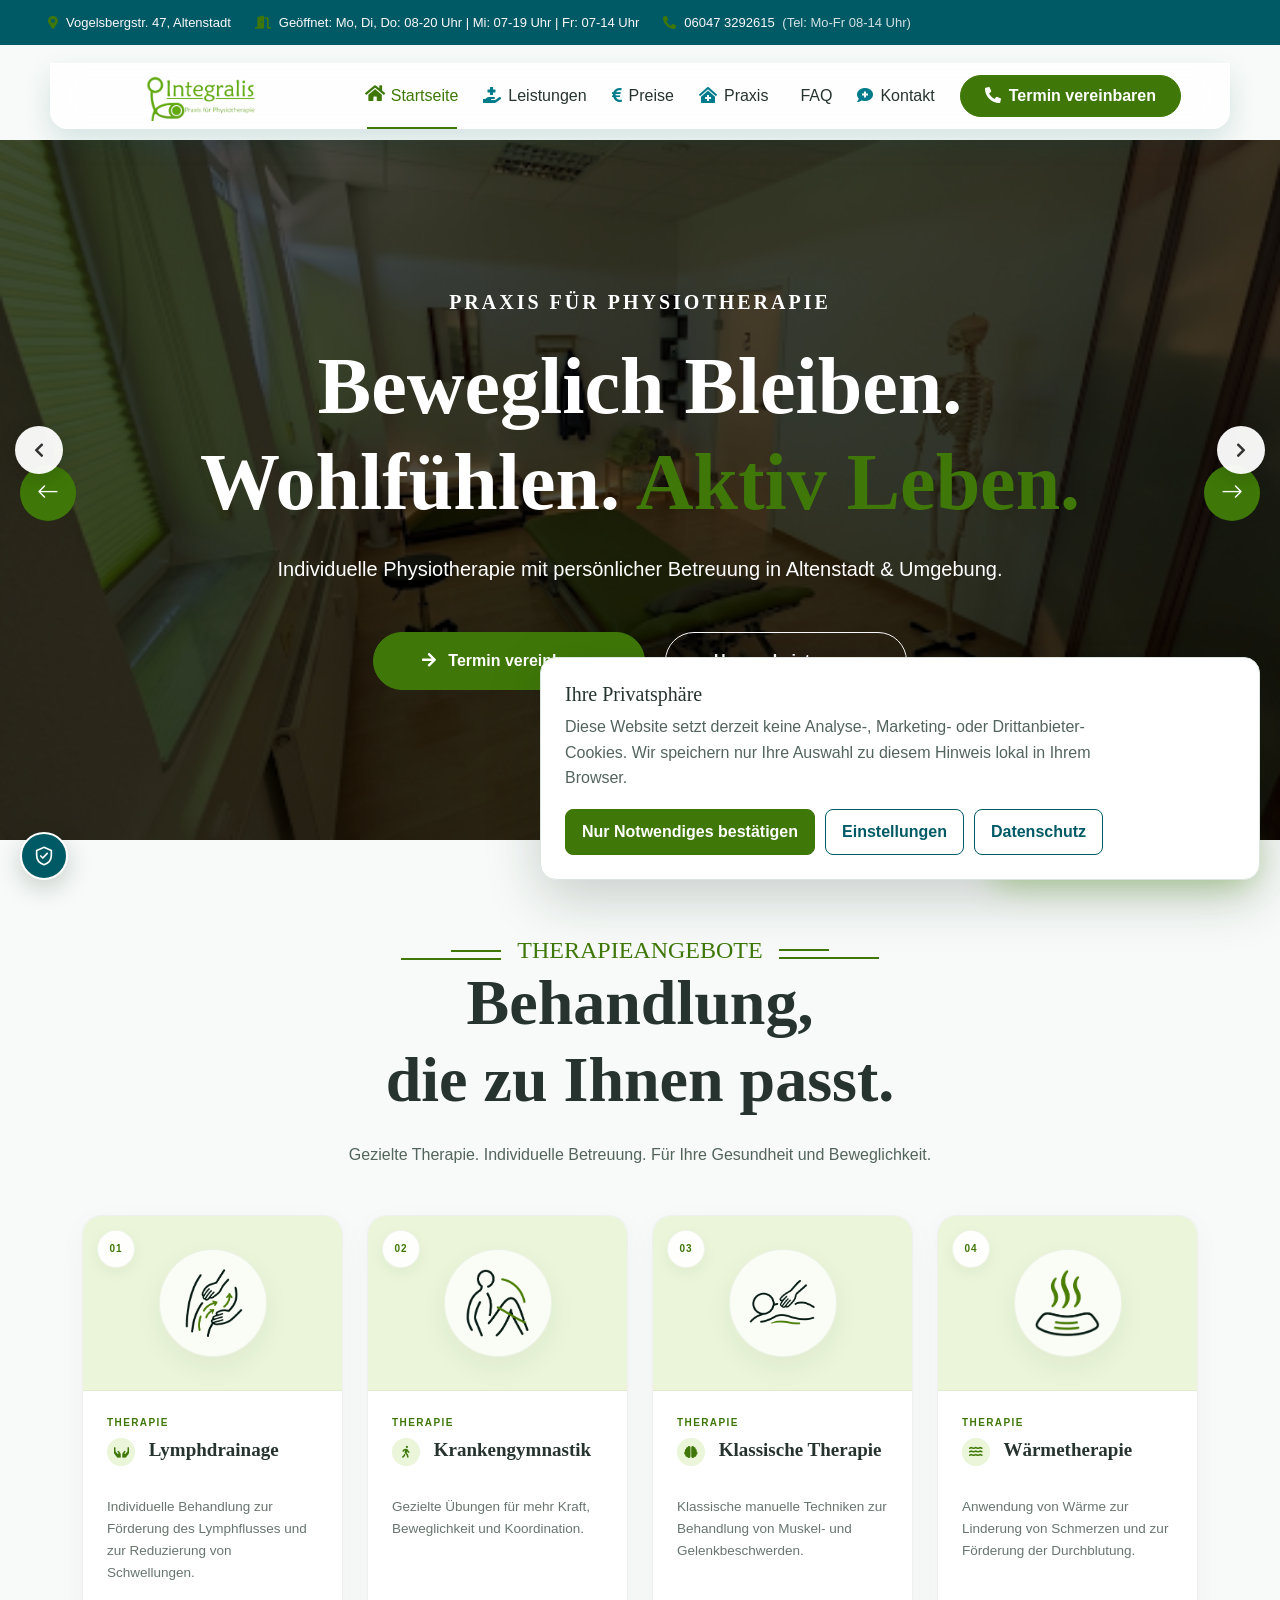
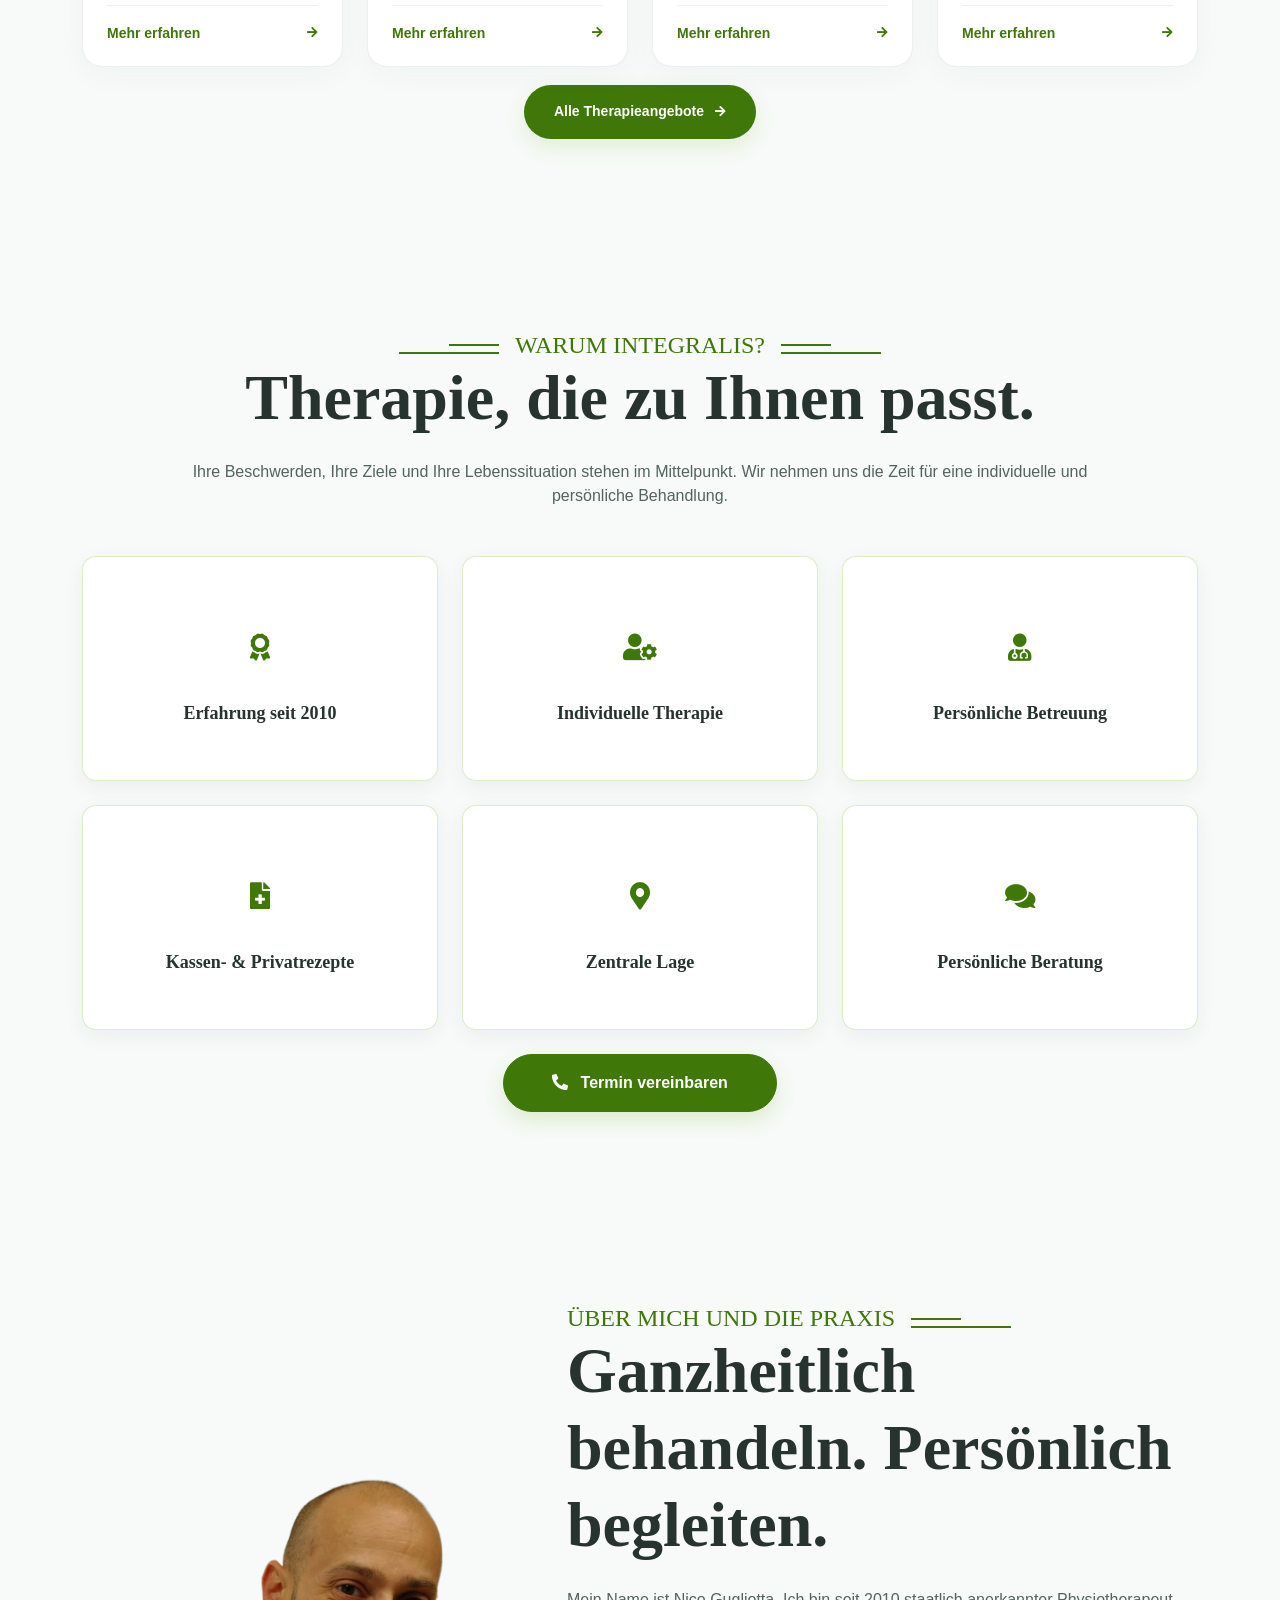
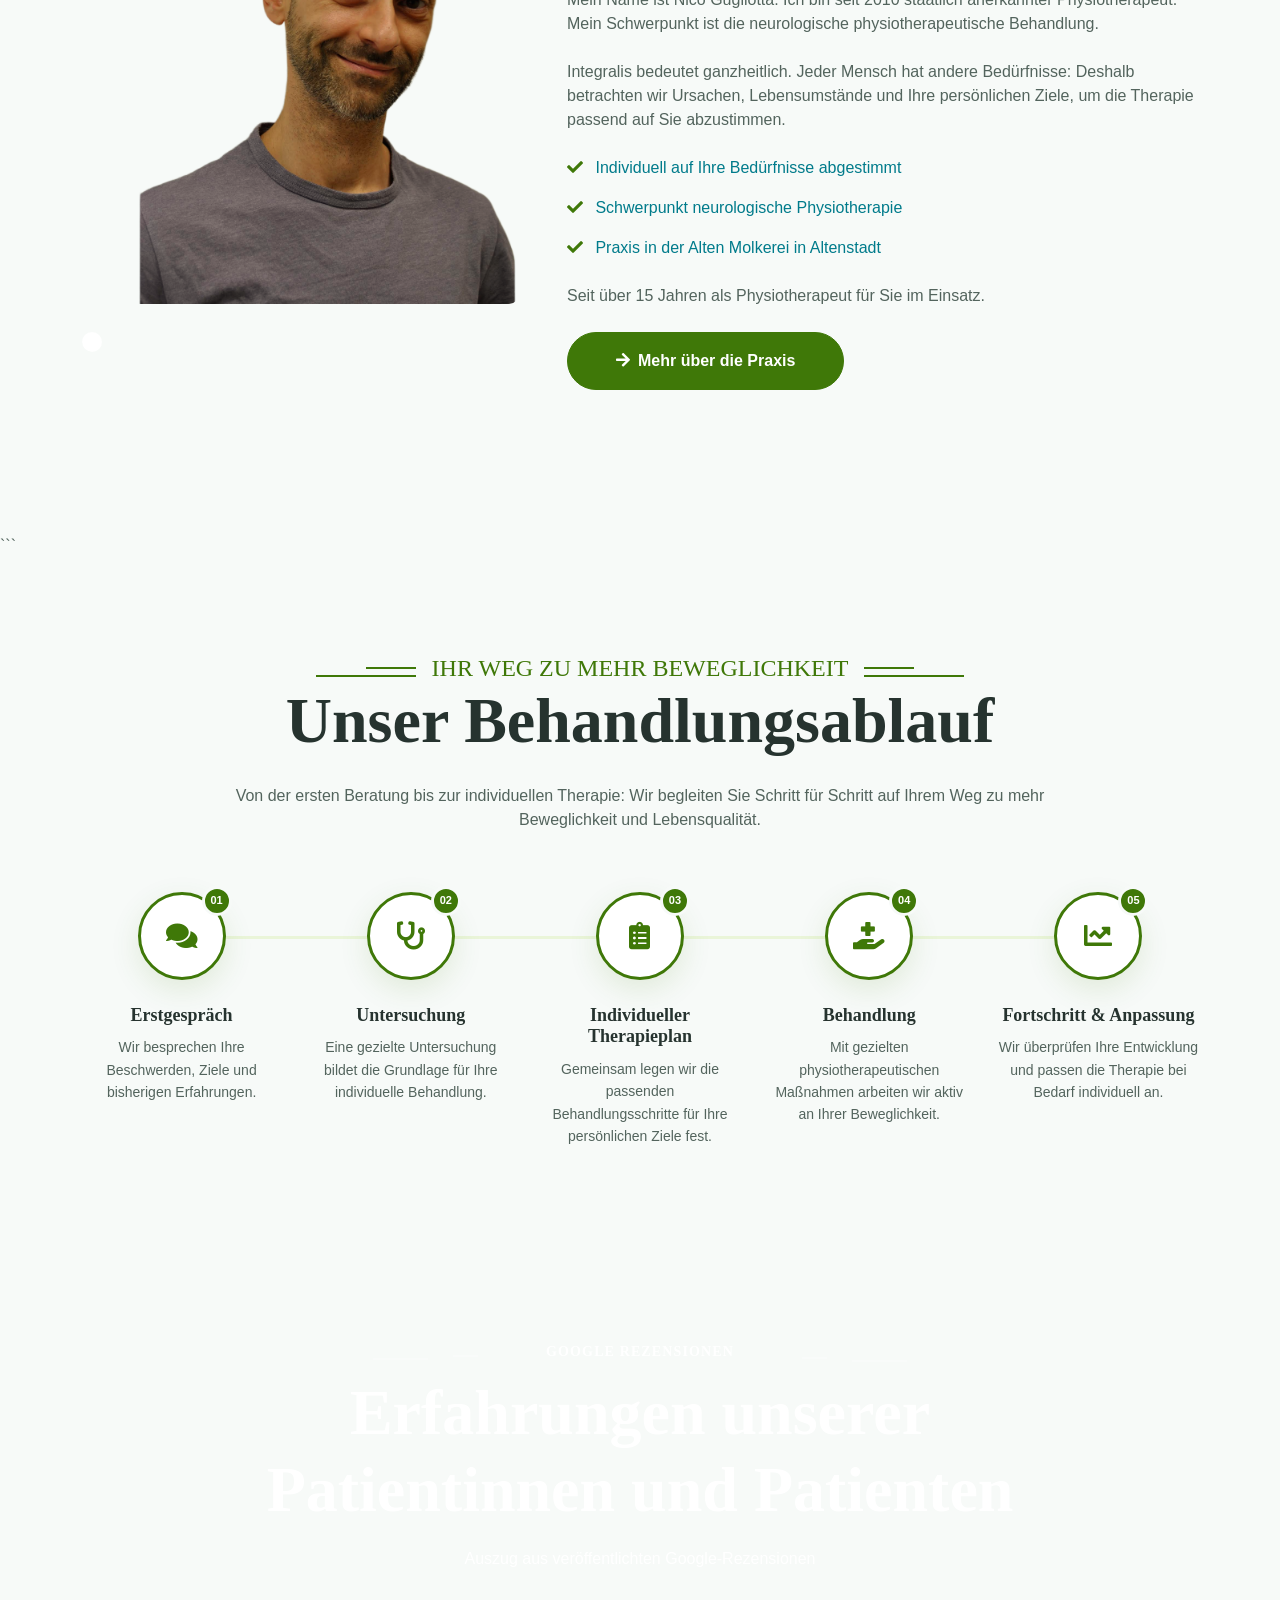
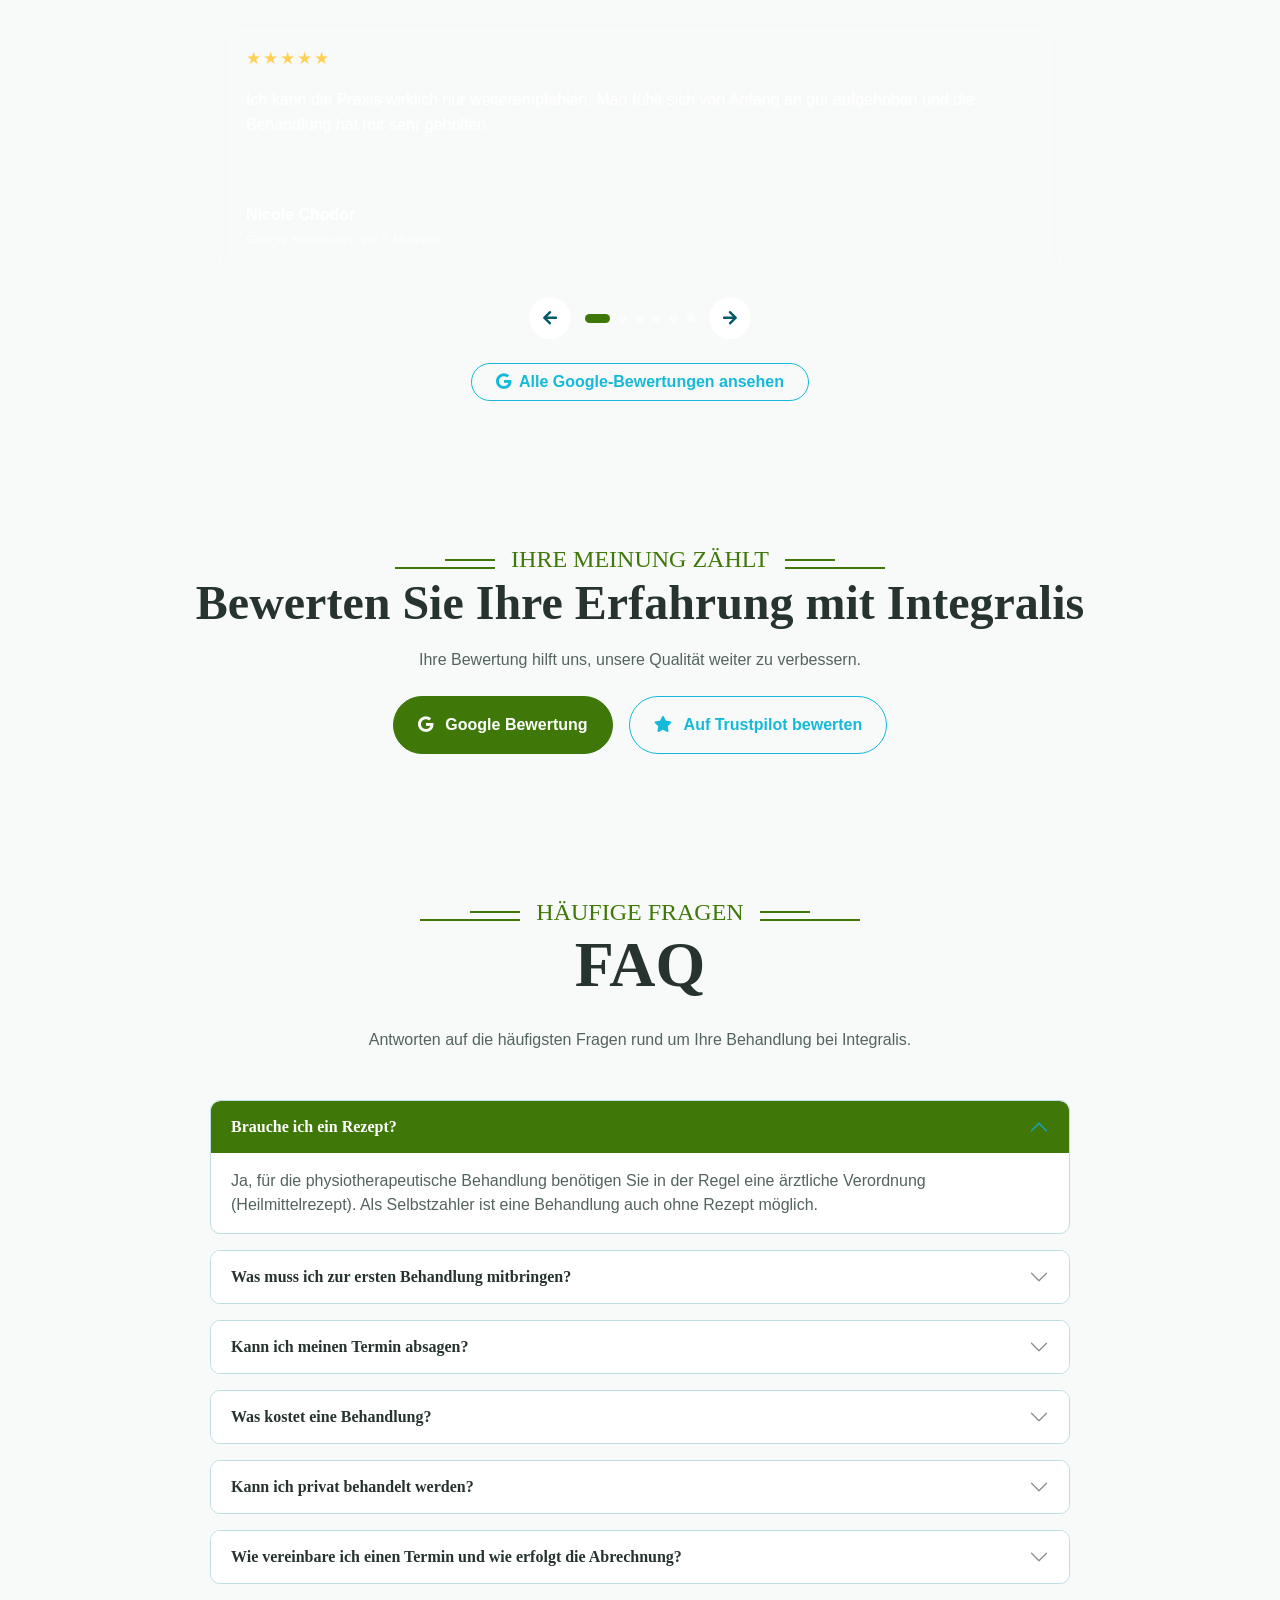
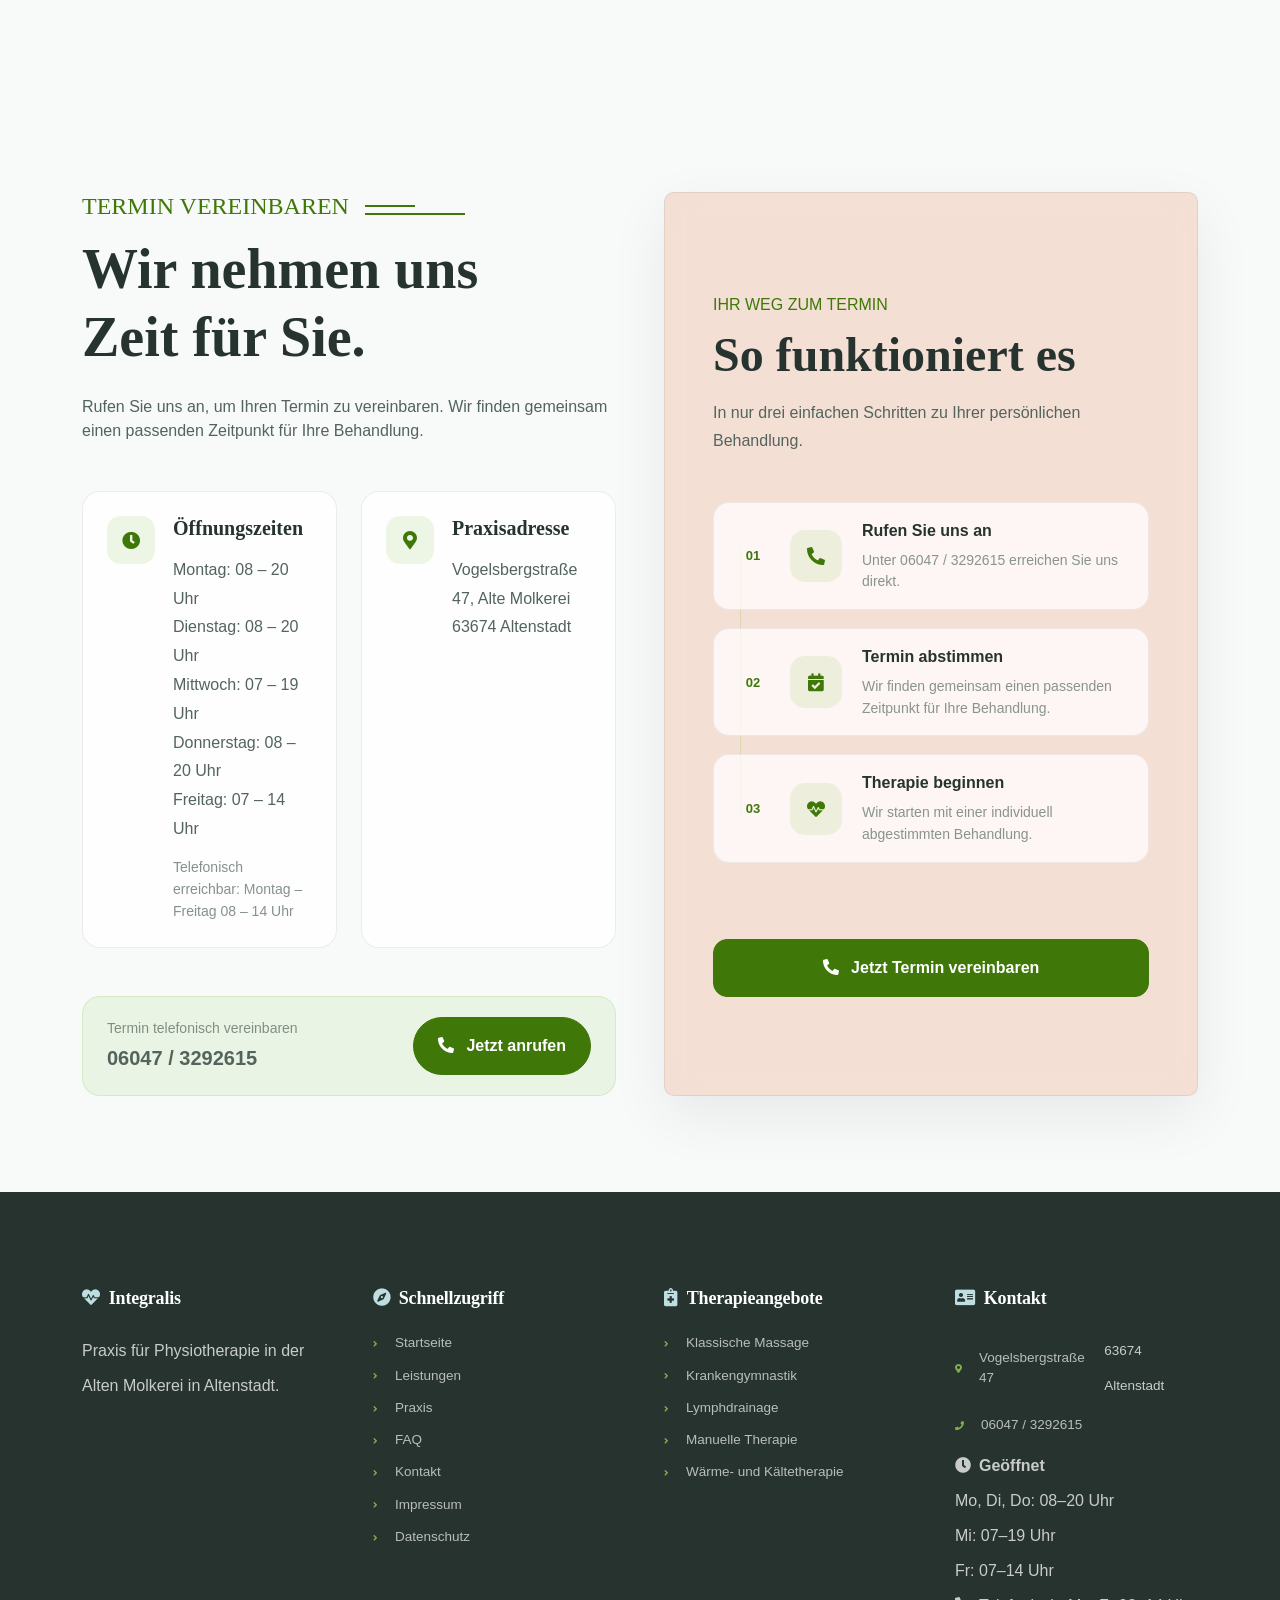
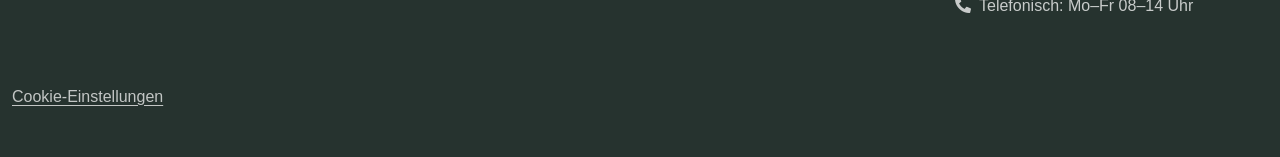
<file: index.html>
<!doctype html>
<html lang="de">
  <head>
    <meta charset="utf-8" />
    <title>Integralis - Praxis für Physiotherapie</title>
    <meta content="width=device-width, initial-scale=1.0" name="viewport" />
    <meta http-equiv="Content-Security-Policy" content="default-src 'self'; base-uri 'self'; object-src 'none'; form-action 'self'; script-src 'self' 'unsafe-inline'; style-src 'self' 'unsafe-inline'; img-src 'self' data:; font-src 'self' data:; media-src 'self'; connect-src 'self'" />
    <meta name="referrer" content="strict-origin-when-cross-origin" />
    <meta content="" name="keywords" />
    <meta
      content="Integralis Physiotherapie in Altenstadt: individuelle Behandlung, Krankengymnastik, Lymphdrainage und Massage."
      name="description"
    />

    <!-- Google Web Fonts -->

    <!-- Icon Font Stylesheet -->
    <link
      rel="stylesheet"
      href="vendor/fontawesome/css/all.css"
    />
    <link
      href="vendor/bootstrap-icons/bootstrap-icons.css"
      rel="stylesheet"
    />

    <!-- Libraries Stylesheet -->
    <link href="lib/animate/animate.min.css" rel="stylesheet" />
    <link href="lib/owlcarousel/assets/owl.carousel.min.css" rel="stylesheet" />

    <!-- Customized Bootstrap Stylesheet -->
    <link href="css/bootstrap.min.css" rel="stylesheet" />

    <!-- Template Stylesheet -->
    <link href="css/style.css" rel="stylesheet" />
    <link href="css/compliance.css" rel="stylesheet" />
  </head>

  <body>
    <!-- Spinner Start -->
    <div
      id="spinner"
      class="show bg-white position-fixed translate-middle w-100 vh-100 top-50 start-50 d-flex align-items-center justify-content-center"
    >
      <div
        class="spinner-border text-primary"
        style="width: 3rem; height: 3rem"
        role="status"
      >
        <span class="sr-only">Loading...</span>
      </div>
    </div>
    <!-- Spinner End -->

    <!-- Topbar Start -->
    <div class="container-fluid bg-dark px-3 px-lg-5 py-2 py-lg-0">
      <div class="row gx-0 align-items-center" style="min-height: 45px">
        <!-- Info-Bereich (Adresse, Zeiten, Telefon) -->
        <div class="col-lg-9 text-center text-lg-start mb-2 mb-lg-0">
          <div
            class="d-flex flex-column flex-lg-row align-items-center justify-content-center justify-content-lg-start gap-2 gap-lg-4"
            style="font-size: 13px"
          >
            <!-- Adresse -->
            <a
              href="https://maps.app.goo.gl/jH27DJKspQsaCZB79"
              class="text-light text-decoration-none"
            >
              <i class="fas fa-map-marker-alt text-primary me-2"></i
              >Vogelsbergstr. 47, Altenstadt
            </a>

            <!-- Öffnungszeiten Praxis (Kompakt zusammengefasst) -->
            <span class="text-light">
              <i class="fas fa-door-open text-primary me-2"></i>Geöffnet: Mo,
              Di, Do: 08-20 Uhr | Mi: 07-19 Uhr | Fr: 07-14 Uhr
            </span>

            <!-- Telefon mit Erreichbarkeit -->
            <a
              href="tel:+4960473292615"
              class="text-light text-decoration-none"
            >
              <i class="fas fa-phone-alt text-primary me-2"></i>06047 3292615
              <span class="text-white-50 ms-1">(Tel: Mo-Fr 08-14 Uhr)</span>
            </a>
          </div>
        </div>
      </div>
    </div>
    <!-- Topbar End -->

    <!-- Navbar & Hero Start -->
    <div class="container-fluid position-relative p-0">
      <nav
        class="navbar navbar-expand-lg navbar-light bg-white px-4 px-lg-5 py-3 py-lg-0"
      >
        <a href="index.html" class="navbar-brand p-0">
          <img
            class="integralis-logo"
            src="img/external/0df73046d55521bf.png"
            alt="Integralis Praxis für Physiotherapie"
          />
        </a>
        <button
          class="navbar-toggler"
          type="button"
          data-bs-toggle="collapse"
          data-bs-target="#navbarCollapse"
        >
          <span class="fa fa-bars"></span>
        </button>
        <div class="collapse navbar-collapse" id="navbarCollapse">
          <div class="navbar-nav ms-auto py-0">
            <a href="index.html" class="nav-item nav-link active">Startseite</a>
            <a href="about.html" class="nav-item nav-link">Praxis</a>
            <a href="service.html" class="nav-item nav-link"
              >Therapieangebote</a
            >
            <a href="service.html" class="nav-item nav-link"
              >Unsere Leistungen</a
            >
          </div>
          <a
            href="tel:+4960473292615"
            class="btn btn-primary rounded-pill text-white py-2 px-4 flex-wrap flex-sm-shrink-0"
            >Termin vereinbaren</a
          >
        </div>
      </nav>

      <!-- Carousel Start -->
      <div class="header-carousel owl-carousel">
        <!-- Slide 1 -->
        <div class="header-carousel-item">
          <img
            src="img/external/dc18a16fbcccf153.png"
            class="img-fluid w-100"
            alt="Physiotherapie Praxis Integralis"
          />

          <div class="carousel-caption">
            <div class="carousel-caption-content p-3">
              <h5
                class="text-white text-uppercase fw-bold mb-4"
                style="letter-spacing: 3px"
              >
                Praxis für Physiotherapie
              </h5>

              <h1 class="display-1 text-capitalize text-white mb-4">
                Beweglich bleiben. Wohlfühlen.
                <span class="text-green">Aktiv leben.</span>
              </h1>

              <p class="mb-5 fs-5">
                Individuelle Physiotherapie mit persönlicher Betreuung in
                Altenstadt &amp; Umgebung.
              </p>

              <a
                class="btn btn-primary rounded-pill text-white py-3 px-5 me-3"
                href="tel:+4960473292615"
              >
                Termin vereinbaren
              </a>

              <a
                class="btn btn-outline-light rounded-pill py-3 px-5"
                href="service.html"
              >
                Unsere Leistungen
              </a>
            </div>
          </div>
        </div>

        <!-- Slide 2 â€“ Video -->
        <div class="header-carousel-item">
          <video
            class="img-fluid w-100"
            autoplay
            muted
            loop
            playsinline
            preload="auto"
          >
            <source
              src="img/external/5b0f13941688e9a8.mp4"
              type="video/mp4"
            />
            Ihr Browser unterstützt keine HTML5-Videos.
          </video>

          <div class="carousel-caption">
            <div class="carousel-caption-content p-3">
              <h5
                class="text-white text-uppercase fw-bold mb-4"
                style="letter-spacing: 3px"
              >
                Praxis für Physiotherapie
              </h5>

              <h1 class="display-1 text-capitalize text-white mb-4">
                Stärker. Beweglicher.
                <span class="text-green">Gesünder.</span>
              </h1>

              <p class="mb-5 fs-5">
                Mit Integralis zu mehr Bewegung und Lebensqualität.
              </p>

              <a
                class="btn btn-primary rounded-pill text-white py-3 px-5 me-3"
                href="tel:+4960473292615"
              >
                Termin vereinbaren
              </a>

              <a
                class="btn btn-outline-light rounded-pill py-3 px-5"
                href="service.html"
              >
                Unsere Leistungen
              </a>
            </div>
          </div>
        </div>

        <!-- Slide 3 -->
        <div class="header-carousel-item">
          <img
            src="img/external/398a6ce9d3dff2e7.png"
            class="img-fluid w-100"
            alt="Persönliche Physiotherapie Integralis"
          />

          <div class="carousel-caption">
            <div class="carousel-caption-content p-3">
              <h5
                class="text-white text-uppercase fw-bold mb-4"
                style="letter-spacing: 3px"
              >
                Praxis für Physiotherapie
              </h5>

              <h1 class="display-1 text-capitalize text-white mb-4">
                Persönlich. Kompetent.
                <span class="text-green">Individuell.</span>
              </h1>

              <p class="mb-5 fs-5 animated slideInDown">
                Ihre Gesundheit im Mittelpunkt
              </p>

              <a
                class="btn btn-primary rounded-pill text-white py-3 px-5 me-3"
                href="tel:+4960473292615"
              >
                Jetzt anrufen
              </a>

              <a
                class="btn btn-outline-light rounded-pill py-3 px-5"
                href="contact.html"
              >
                Kontakt aufnehmen
              </a>
            </div>
          </div>
        </div>
      </div>
      <!-- Carousel End -->
    </div>
    <!-- Navbar & Hero End -->

    <!-- =========================================================
     INTEGRALIS – RECRUITING POPUP
     Popup erscheint 3 Sekunden nach Seitenaufruf
========================================================= -->

    <style>
      /* =========================================================
   VARIABLES
========================================================= */

      :root {
        --integralis-green: #3f7808;
        --integralis-green-dark: #3f7808;
        --integralis-green-light: #dceec9;
        --integralis-bg: #f7f9f4;
        --integralis-dark: #303030;
        --integralis-muted: #666;
        --integralis-white: #ffffff;
        --integralis-border: #e5e9df;
        --integralis-shadow: 0 24px 80px rgba(0, 0, 0, 0.18);
      }

      /* =========================================================
   STICKY RECRUITING BUTTON
========================================================= */

      .integralis-job-trigger {
        position: fixed;
        right: 24px;
        bottom: 24px;
        z-index: 9998;

        display: flex;
        align-items: center;
        gap: 10px;

        padding: 14px 20px;

        border: none;
        border-radius: 999px;

        background: var(--integralis-green);
        color: white;

        font-family: Arial, sans-serif;
        font-size: 15px;
        font-weight: 700;

        cursor: pointer;

        box-shadow: 0 10px 30px rgba(85, 173, 11, 0.35);

        transition:
          transform 0.2s ease,
          box-shadow 0.2s ease,
          background 0.2s ease;
      }

      .integralis-job-trigger:hover {
        transform: translateY(-3px);
        background: var(--integralis-green-dark);
        box-shadow: 0 14px 35px rgba(85, 173, 11, 0.42);
        color: #ffffff;
      }

      .integralis-job-trigger:hover * {
        color: #ffffff;
      }

      .integralis-job-trigger svg {
        width: 20px;
        height: 20px;
        flex-shrink: 0;
      }

      /* =========================================================
   OVERLAY
========================================================= */

      .integralis-job-overlay {
        position: fixed;
        inset: 0;
        z-index: 9999;

        display: none;

        padding: 20px;

        background: rgba(20, 25, 17, 0.62);

        backdrop-filter: blur(8px);
        -webkit-backdrop-filter: blur(8px);

        overflow-y: auto;
      }

      .integralis-job-overlay.is-open {
        display: flex;
        align-items: center;
        justify-content: center;

        animation: integralisFadeIn 0.25s ease;
      }

      /* =========================================================
   MODAL
========================================================= */

      .integralis-job-modal {
        position: relative;

        width: min(960px, 100%);

        max-height: calc(100vh - 40px);

        overflow-y: auto;

        background: var(--integralis-white);

        border-radius: 28px;

        box-shadow: var(--integralis-shadow);

        animation: integralisModalIn 0.3s ease;

        font-family: Arial, Helvetica, sans-serif;
      }

      /* =========================================================
   CLOSE BUTTON
========================================================= */

      .integralis-job-close {
        position: absolute;

        top: 18px;
        right: 18px;

        z-index: 20;

        width: 42px;
        height: 42px;

        display: flex;
        align-items: center;
        justify-content: center;

        border: 1px solid rgba(0, 0, 0, 0.08);

        border-radius: 50%;

        background: rgba(255, 255, 255, 0.92);

        color: var(--integralis-dark);

        cursor: pointer;

        box-shadow: 0 5px 20px rgba(0, 0, 0, 0.1);

        transition: 0.2s ease;
      }

      .integralis-job-close:hover {
        background: var(--integralis-green);
        color: white;
        transform: rotate(5deg);
      }

      .integralis-job-close:hover *,
      .integralis-job-button:hover * {
        color: #ffffff;
      }

      /* =========================================================
   HERO
========================================================= */

      .integralis-job-hero {
        display: grid;
        grid-template-columns: 1.05fr 0.95fr;

        background: linear-gradient(135deg, #004955 0%, #174a2d 100%);

        color: white;
      }

      /* Hero text */

      .integralis-job-hero-content {
        padding: 56px 48px;
      }

      .integralis-job-brand {
        display: inline-flex;
        align-items: center;
        gap: 8px;

        margin-bottom: 28px;

        font-size: 22px;
        font-weight: 700;
        letter-spacing: -0.5px;
      }

      .integralis-job-brand span {
        width: 9px;
        height: 9px;

        border-radius: 50%;

        background: white;
      }

      .integralis-job-kicker {
        display: inline-flex;
        align-items: center;
        gap: 8px;

        padding: 8px 13px;

        margin-bottom: 18px;

        border-radius: 999px;

        background: rgba(255, 255, 255, 0.18);

        font-size: 13px;
        font-weight: 700;
      }

      .integralis-job-hero h2 {
        margin: 0 0 16px;

        color: #ffffff;

        font-size: clamp(36px, 5vw, 58px);

        line-height: 0.98;

        letter-spacing: -2px;
      }

      .integralis-job-hero h2 span {
        display: block;

        color: #dff0cd;
      }

      .integralis-job-hero-description {
        max-width: 560px;

        margin: 0 0 28px;

        font-size: 18px;

        line-height: 1.55;

        color: rgba(255, 255, 255, 0.93);
      }

      /* Hero image */

      .integralis-job-hero-image {
        min-height: 420px;

        overflow: hidden;

        background: #dff6bd;
      }

      .integralis-job-hero-image img {
        display: block;

        width: 100%;
        height: 100%;

        object-fit: cover;

        object-position: center;

        /* Original aspect ratio preserved visually */
      }

      /* =========================================================
   HERO BENEFITS
========================================================= */

      .integralis-job-benefits {
        display: flex;
        flex-wrap: wrap;

        gap: 10px;
      }

      .integralis-job-benefit {
        display: inline-flex;
        align-items: center;
        gap: 8px;

        padding: 10px 13px;

        border-radius: 12px;

        background: rgba(255, 255, 255, 0.16);

        border: 1px solid rgba(255, 255, 255, 0.18);

        font-size: 13px;
        font-weight: 700;
      }

      .integralis-job-benefit svg {
        width: 17px;
        height: 17px;
      }

      /* =========================================================
   MAIN CONTENT
========================================================= */

      .integralis-job-content {
        padding: 42px 48px 48px;
      }

      /* =========================================================
   QUICK FACTS
========================================================= */

      .integralis-job-facts {
        display: grid;

        grid-template-columns: repeat(4, 1fr);

        gap: 12px;

        margin-bottom: 42px;
      }

      .integralis-job-fact {
        padding: 20px;

        border: 1px solid var(--integralis-border);

        border-radius: 18px;

        background: #fbfcfa;
      }

      .integralis-job-fact-icon {
        width: 40px;
        height: 40px;

        display: flex;
        align-items: center;
        justify-content: center;

        margin-bottom: 14px;

        border-radius: 12px;

        background: #e9f8d7;

        color: var(--integralis-green);
      }

      .integralis-job-fact-icon svg {
        width: 21px;
        height: 21px;
      }

      .integralis-job-fact strong {
        display: block;

        margin-bottom: 4px;

        color: var(--integralis-dark);

        font-size: 18px;
      }

      .integralis-job-fact span {
        color: var(--integralis-muted);

        font-size: 13px;

        line-height: 1.4;
      }

      /* =========================================================
   SECTION
========================================================= */

      .integralis-job-section {
        margin-bottom: 42px;
      }

      .integralis-job-section-title {
        display: flex;
        align-items: flex-start;
        gap: 13px;

        margin-bottom: 20px;
      }

      .integralis-job-section-title-icon {
        width: 44px;
        height: 44px;

        flex-shrink: 0;

        display: flex;
        align-items: center;
        justify-content: center;

        border-radius: 13px;

        background: var(--integralis-green);

        color: white;
      }

      .integralis-job-section-title-icon svg {
        width: 22px;
        height: 22px;
      }

      .integralis-job-section h3 {
        margin: 0;

        color: var(--integralis-dark);

        font-size: 25px;
      }

      .integralis-job-section-subtitle {
        margin: 4px 0 0;

        color: var(--integralis-muted);

        font-size: 14px;
      }

      /* =========================================================
   ADVANTAGES GRID
========================================================= */

      .integralis-job-advantages {
        display: grid;

        grid-template-columns: repeat(2, 1fr);

        gap: 12px;
      }

      .integralis-job-advantage {
        display: flex;
        gap: 14px;

        padding: 18px;

        border: 1px solid var(--integralis-border);

        border-radius: 16px;

        background: white;
      }

      .integralis-job-advantage-icon {
        width: 38px;
        height: 38px;

        flex-shrink: 0;

        display: flex;
        align-items: center;
        justify-content: center;

        border-radius: 11px;

        background: #eff9e5;

        color: var(--integralis-green);
      }

      .integralis-job-advantage-icon svg {
        width: 19px;
        height: 19px;
      }

      .integralis-job-advantage strong {
        display: block;

        margin-bottom: 4px;

        color: var(--integralis-dark);

        font-size: 15px;
      }

      .integralis-job-advantage p {
        margin: 0;

        color: var(--integralis-muted);

        font-size: 13px;

        line-height: 1.45;
      }

      /* =========================================================
   IMAGE GALLERY
========================================================= */

      .integralis-job-gallery {
        display: grid;

        grid-template-columns: 1fr 1fr;

        gap: 14px;
      }

      .integralis-job-gallery figure {
        margin: 0;

        overflow: hidden;

        border-radius: 18px;

        background: #edf2e8;
      }

      .integralis-job-gallery figure:first-child {
        grid-column: 1 / -1;
      }

      .integralis-job-gallery img {
        display: block;

        width: 100%;
        height: auto;

        /*
       Wichtig:
       Kein künstliches aspect-ratio.
       Dadurch bleibt das originale Bildformat erhalten.
    */

        object-fit: contain;

        transition: transform 0.35s ease;
      }

      .integralis-job-gallery figure:hover img {
        transform: scale(1.015);
      }

      /* =========================================================
   APPLICATION GUIDE
========================================================= */

      .integralis-job-application {
        padding: 28px;

        border-radius: 22px;

        background: linear-gradient(135deg, #f1fbe7, #f9fcf6);

        border: 1px solid #dceecb;
      }

      .integralis-job-steps {
        display: grid;

        grid-template-columns: repeat(3, 1fr);

        gap: 15px;
      }

      .integralis-job-step {
        position: relative;

        padding: 20px;

        border-radius: 17px;

        background: white;

        border: 1px solid #e4ecd9;
      }

      .integralis-job-step-number {
        width: 35px;
        height: 35px;

        display: flex;
        align-items: center;
        justify-content: center;

        margin-bottom: 14px;

        border-radius: 50%;

        background: var(--integralis-green);

        color: white;

        font-weight: 800;
      }

      .integralis-job-step h4 {
        margin: 0 0 7px;

        color: var(--integralis-dark);

        font-size: 16px;
      }

      .integralis-job-step p {
        margin: 0;

        color: var(--integralis-muted);

        font-size: 13px;

        line-height: 1.5;
      }

      /* =========================================================
   CTA
========================================================= */

      .integralis-job-cta {
        display: flex;

        align-items: center;
        justify-content: space-between;

        gap: 20px;

        padding-top: 30px;

        border-top: 1px solid var(--integralis-border);
      }

      .integralis-job-cta-text strong {
        display: block;

        margin-bottom: 5px;

        color: var(--integralis-dark);

        font-size: 20px;
      }

      .integralis-job-cta-text span {
        color: var(--integralis-muted);

        font-size: 14px;
      }

      .integralis-job-button {
        display: inline-flex;
        align-items: center;
        justify-content: center;
        gap: 10px;

        min-height: 54px;

        padding: 0 26px;

        border: none;

        border-radius: 999px;

        background: var(--integralis-green);

        color: white;

        text-decoration: none;

        font-size: 15px;
        font-weight: 800;

        cursor: pointer;

        transition: 0.2s ease;
      }

      .integralis-job-button:hover {
        background: var(--integralis-green-dark);

        transform: translateY(-2px);
      }

      .integralis-job-button svg {
        width: 20px;
        height: 20px;
      }

      /* =========================================================
   FOOTER INFO
========================================================= */

      .integralis-job-location {
        display: flex;
        align-items: center;
        gap: 8px;

        margin-top: 22px;

        color: var(--integralis-muted);

        font-size: 13px;
      }

      .integralis-job-location svg {
        width: 18px;
        color: var(--integralis-green);
      }

      /* =========================================================
   ANIMATIONS
========================================================= */

      @keyframes integralisFadeIn {
        from {
          opacity: 0;
        }

        to {
          opacity: 1;
        }
      }

      @keyframes integralisModalIn {
        from {
          opacity: 0;
          transform: translateY(20px) scale(0.98);
        }

        to {
          opacity: 1;
          transform: translateY(0) scale(1);
        }
      }

      /* =========================================================
   MOBILE
========================================================= */

      @media (max-width: 760px) {
        .integralis-job-overlay {
          padding: 10px;
          align-items: flex-start;
        }

        .integralis-job-modal {
          width: 100%;

          max-height: calc(100vh - 20px);
          border-radius: 16px;
          overflow-y: auto;
          overscroll-behavior: contain;
        }

        .integralis-job-hero {
          grid-template-columns: 1fr;
        }

        .integralis-job-hero-content {
          padding: 30px 20px 24px;
        }

        .integralis-job-brand {
          margin-bottom: 18px;
          font-size: 18px;
        }

        .integralis-job-kicker {
          margin-bottom: 14px;
          padding: 7px 10px;
          font-size: 11px;
        }

        .integralis-job-hero-image {
          min-height: auto;
        }

        .integralis-job-hero-image img {
          width: 100%;
          height: auto;

          object-fit: contain;
        }

        .integralis-job-hero h2 {
          margin-bottom: 12px;
          font-size: 32px;
          line-height: 1.05;
          letter-spacing: -1px;
        }

        .integralis-job-hero-description {
          margin-bottom: 20px;
          font-size: 15px;
          line-height: 1.45;
        }

        .integralis-job-benefits {
          display: grid;
          grid-template-columns: 1fr;
          gap: 7px;
        }

        .integralis-job-benefit {
          padding: 8px 10px;
          font-size: 12px;
        }

        .integralis-job-content {
          padding: 24px 16px 36px;
        }

        .integralis-job-facts {
          grid-template-columns: repeat(2, 1fr);
          gap: 8px;
          margin-bottom: 28px;
        }

        .integralis-job-fact {
          padding: 13px 10px;
        }

        .integralis-job-fact-icon {
          width: 32px;
          height: 32px;
          margin-bottom: 9px;
        }

        .integralis-job-fact strong {
          font-size: 15px;
        }

        .integralis-job-fact span {
          font-size: 11px;
        }

        .integralis-job-advantages {
          grid-template-columns: 1fr;
          gap: 9px;
        }

        .integralis-job-section {
          margin-bottom: 28px;
        }

        .integralis-job-section-title {
          gap: 10px;
          margin-bottom: 14px;
        }

        .integralis-job-section-title-icon {
          width: 36px;
          height: 36px;
          border-radius: 10px;
        }

        .integralis-job-section h3 {
          font-size: 20px;
        }

        .integralis-job-section-subtitle {
          font-size: 12px;
        }

        .integralis-job-advantage {
          gap: 10px;
          padding: 13px;
        }

        .integralis-job-advantage-icon {
          width: 32px;
          height: 32px;
        }

        .integralis-job-advantage strong {
          font-size: 14px;
        }

        .integralis-job-advantage p {
          font-size: 12px;
        }

        .integralis-job-gallery {
          grid-template-columns: 1fr;
        }

        .integralis-job-gallery figure:first-child {
          grid-column: auto;
        }

        .integralis-job-steps {
          grid-template-columns: 1fr;
        }

        .integralis-job-cta {
          flex-direction: column;
          align-items: stretch;
        }

        .integralis-job-button {
          width: 100%;
        }

        .integralis-job-trigger {
          right: 15px;
          bottom: 15px;

          padding: 14px 17px;
        }

        .integralis-job-trigger span {
          display: none;
        }

        .integralis-job-trigger {
          width: 54px;
          height: 54px;

          justify-content: center;
        }
      }

      /* =========================================================
   REDUCED MOTION
========================================================= */

      @media (prefers-reduced-motion: reduce) {
        .integralis-job-overlay,
        .integralis-job-modal,
        .integralis-job-trigger,
        .integralis-job-button,
        .integralis-job-gallery img {
          animation: none !important;
          transition: none !important;
        }
      }
    </style>

    <!-- =========================================================
     STICKY BUTTON
========================================================= -->

    <button
      class="integralis-job-trigger"
      id="integralisJobTrigger"
      type="button"
      aria-label="Stellenangebot Physiotherapeut öffnen"
    >
      <!-- Briefcase Icon -->
      <svg
        viewBox="0 0 24 24"
        fill="none"
        stroke="currentColor"
        stroke-width="2"
        stroke-linecap="round"
        stroke-linejoin="round"
        aria-hidden="true"
      >
        <rect x="3" y="7" width="18" height="13" rx="2"></rect>
        <path d="M8 7V5a2 2 0 0 1 2-2h4a2 2 0 0 1 2 2v2"></path>
        <path d="M3 12h18"></path>
        <path d="M10 12v2h4v-2"></path>
      </svg>

      <span>Physiotherapeut:in gesucht</span>
    </button>

    <!-- =========================================================
     POPUP
========================================================= -->

    <div
      class="integralis-job-overlay"
      id="integralisJobOverlay"
      role="dialog"
      aria-modal="true"
      aria-labelledby="integralisJobTitle"
    >
      <div class="integralis-job-modal">
        <!-- CLOSE -->

        <button
          class="integralis-job-close"
          id="integralisJobClose"
          type="button"
          aria-label="Fenster schließen"
        >
          <svg
            viewBox="0 0 24 24"
            fill="none"
            stroke="currentColor"
            stroke-width="2"
            stroke-linecap="round"
          >
            <path d="M6 6l12 12"></path>
            <path d="M18 6L6 18"></path>
          </svg>
        </button>

        <!-- =================================================
             HERO
        ================================================= -->

        <section class="integralis-job-hero">
          <div class="integralis-job-hero-content">
            <div class="integralis-job-brand">
              Integralis
              <span></span>
            </div>

            <div class="integralis-job-kicker">
              <svg
                width="16"
                height="16"
                viewBox="0 0 24 24"
                fill="none"
                stroke="currentColor"
                stroke-width="2"
              >
                <circle cx="12" cy="12" r="9"></circle>
                <path d="M12 7v5l3 2"></path>
              </svg>

              Vollzeit · Altenstadt
            </div>

            <h2 id="integralisJobTitle">
              Arbeit, die sich
              <span>für Dich lohnt.</span>
            </h2>

            <p class="integralis-job-hero-description">
              Wir suchen eine:n Physiotherapeut:in (m/w/d), der oder die Lust
              auf gute Therapie, ein starkes Team und einen entspannten
              Arbeitsalltag hat.
            </p>

            <div class="integralis-job-benefits">
              <div class="integralis-job-benefit">
                <svg
                  viewBox="0 0 24 24"
                  fill="none"
                  stroke="currentColor"
                  stroke-width="2"
                >
                  <path d="M12 2v20"></path>
                  <path
                    d="M17 5H9.5a3.5 3.5 0 0 0 0 7H14a3.5 3.5 0 0 1 0 7H6"
                  ></path>
                </svg>

                4.200 € monatlich
              </div>

              <div class="integralis-job-benefit">
                <svg
                  viewBox="0 0 24 24"
                  fill="none"
                  stroke="currentColor"
                  stroke-width="2"
                >
                  <rect x="3" y="4" width="18" height="18" rx="2"></rect>
                  <path d="M16 2v4"></path>
                  <path d="M8 2v4"></path>
                  <path d="M3 10h18"></path>
                </svg>

                32 Tage Urlaub
              </div>

              <div class="integralis-job-benefit">
                <svg
                  viewBox="0 0 24 24"
                  fill="none"
                  stroke="currentColor"
                  stroke-width="2"
                >
                  <circle cx="12" cy="12" r="9"></circle>
                  <path d="M12 7v5l3 2"></path>
                </svg>

                Ab 35 Std.
              </div>
            </div>
          </div>

          <div class="integralis-job-hero-image">
            <img
              src="img/external/c9a5f0d1209a3ac1.jpg"
              alt="Integralis Physiotherapie – Teammitglied mit Skelett"
            />
          </div>
        </section>

        <!-- =================================================
             CONTENT
        ================================================= -->

        <div class="integralis-job-content">
          <!-- QUICK FACTS -->

          <section class="integralis-job-facts">
            <div class="integralis-job-fact">
              <div class="integralis-job-fact-icon">
                <svg
                  viewBox="0 0 24 24"
                  fill="none"
                  stroke="currentColor"
                  stroke-width="2"
                >
                  <path d="M12 2v20"></path>
                  <path
                    d="M17 5H9.5a3.5 3.5 0 0 0 0 7H14a3.5 3.5 0 0 1 0 7H6"
                  ></path>
                </svg>
              </div>

              <strong>4.200 €</strong>
              <span>monatliche Vergütung</span>
            </div>

            <div class="integralis-job-fact">
              <div class="integralis-job-fact-icon">
                <svg
                  viewBox="0 0 24 24"
                  fill="none"
                  stroke="currentColor"
                  stroke-width="2"
                >
                  <rect x="3" y="4" width="18" height="18" rx="2"></rect>
                  <path d="M16 2v4"></path>
                  <path d="M8 2v4"></path>
                  <path d="M3 10h18"></path>
                </svg>
              </div>

              <strong>32 Tage</strong>
              <span>Urlaub pro Jahr</span>
            </div>

            <div class="integralis-job-fact">
              <div class="integralis-job-fact-icon">
                <svg
                  viewBox="0 0 24 24"
                  fill="none"
                  stroke="currentColor"
                  stroke-width="2"
                >
                  <circle cx="12" cy="12" r="9"></circle>
                  <path d="M12 7v5l3 2"></path>
                </svg>
              </div>

              <strong>35+ Std.</strong>
              <span>flexibel möglich</span>
            </div>

            <div class="integralis-job-fact">
              <div class="integralis-job-fact-icon">
                <svg
                  viewBox="0 0 24 24"
                  fill="none"
                  stroke="currentColor"
                  stroke-width="2"
                >
                  <path d="M20 11a8 8 0 1 1-2.34-5.66"></path>
                  <path d="M20 4v7h-7"></path>
                </svg>
              </div>

              <strong>5 Patienten</strong>
              <span>statt 6 in 2 Stunden</span>
            </div>
          </section>

          <!-- =================================================
                 WHY INTEGRALIS
            ================================================= -->

          <section class="integralis-job-section">
            <div class="integralis-job-section-title">
              <div class="integralis-job-section-title-icon">
                <svg
                  viewBox="0 0 24 24"
                  fill="none"
                  stroke="currentColor"
                  stroke-width="2"
                >
                  <path d="M20 21v-2a4 4 0 0 0-4-4H8a4 4 0 0 0-4 4v2"></path>
                  <circle cx="12" cy="7" r="4"></circle>
                </svg>
              </div>

              <div>
                <h3>Warum Integralis?</h3>

                <p class="integralis-job-section-subtitle">
                  Gemeinsam statt nebeneinander.
                </p>
              </div>
            </div>

            <div class="integralis-job-advantages">
              <div class="integralis-job-advantage">
                <div class="integralis-job-advantage-icon">
                  <svg
                    viewBox="0 0 24 24"
                    fill="none"
                    stroke="currentColor"
                    stroke-width="2"
                  >
                    <circle cx="12" cy="12" r="9"></circle>
                    <path d="M12 7v5l3 2"></path>
                  </svg>
                </div>

                <div>
                  <strong>Mehr Zeit für Therapie</strong>

                  <p>
                    5 statt 6 Patienten in 2 Stunden. Dadurch entsteht mehr Luft
                    zwischen den Terminen.
                  </p>
                </div>
              </div>

              <div class="integralis-job-advantage">
                <div class="integralis-job-advantage-icon">
                  <svg
                    viewBox="0 0 24 24"
                    fill="none"
                    stroke="currentColor"
                    stroke-width="2"
                  >
                    <path d="M17 21v-2a4 4 0 0 0-4-4H5a4 4 0 0 0-4 4v2"></path>
                    <circle cx="9" cy="7" r="4"></circle>
                    <path d="M23 21v-2a4 4 0 0 0-3-3.87"></path>
                    <path d="M16 3.13a4 4 0 0 1 0 7.75"></path>
                  </svg>
                </div>

                <div>
                  <strong>Kleines, starkes Team</strong>

                  <p>
                    Direkte Kommunikation, regelmäßige Teamsitzungen und
                    gemeinsames Arbeiten.
                  </p>
                </div>
              </div>

              <div class="integralis-job-advantage">
                <div class="integralis-job-advantage-icon">
                  <svg
                    viewBox="0 0 24 24"
                    fill="none"
                    stroke="currentColor"
                    stroke-width="2"
                  >
                    <path d="M3 12h18"></path>
                    <path d="M12 3v18"></path>
                  </svg>
                </div>

                <div>
                  <strong>Deine Bedürfnisse zählen</strong>

                  <p>
                    Wir möchten, dass Du Dich langfristig bei uns wohlfühlst und
                    Raum für Deine persönlichen Bedürfnisse hast.
                  </p>
                </div>
              </div>

              <div class="integralis-job-advantage">
                <div class="integralis-job-advantage-icon">
                  <svg
                    viewBox="0 0 24 24"
                    fill="none"
                    stroke="currentColor"
                    stroke-width="2"
                  >
                    <path
                      d="M12 2l3 7h7l-5.5 4.5L18.5 21 12 17l-6.5 4L7.5 13.5 2 9h7z"
                    ></path>
                  </svg>
                </div>

                <div>
                  <strong>Gemeinsame Team-Events</strong>

                  <p>
                    Nicht nur zusammenarbeiten, sondern auch als Team Zeit
                    verbringen.
                  </p>
                </div>
              </div>
            </div>
          </section>

          <!-- =================================================
                 IMAGE GALLERY
            ================================================= -->

          <section class="integralis-job-section">
            <div class="integralis-job-section-title">
              <div class="integralis-job-section-title-icon">
                <svg
                  viewBox="0 0 24 24"
                  fill="none"
                  stroke="currentColor"
                  stroke-width="2"
                >
                  <rect x="3" y="3" width="18" height="18" rx="2"></rect>
                  <circle cx="8.5" cy="8.5" r="1.5"></circle>
                  <path d="M21 15l-5-5L5 21"></path>
                </svg>
              </div>

              <div>
                <h3>So sieht Dein Arbeitsumfeld aus</h3>

                <p class="integralis-job-section-subtitle">
                  Ein kleiner Einblick in unser Team und unseren Praxisalltag.
                </p>
              </div>
            </div>

            <div class="integralis-job-gallery">
              <figure>
                <img
                  src="img/external/8d896c8c72f7c6ab.jpg"
                  alt="Physiotherapie Behandlung bei Integralis"
                  loading="lazy"
                />
              </figure>
            </div>
          </section>

          <!-- =================================================
                 TASKS
            ================================================= -->

          <section class="integralis-job-section">
            <div class="integralis-job-section-title">
              <div class="integralis-job-section-title-icon">
                <svg
                  viewBox="0 0 24 24"
                  fill="none"
                  stroke="currentColor"
                  stroke-width="2"
                >
                  <path d="M9 11l3 3L22 4"></path>
                  <path
                    d="M21 12v7a2 2 0 0 1-2 2H5a2 2 0 0 1-2-2V5a2 2 0 0 1 2-2h11"
                  ></path>
                </svg>
              </div>

              <div>
                <h3>Deine Aufgaben</h3>

                <p class="integralis-job-section-subtitle">
                  Eigenverantwortlich, professionell und patientenorientiert.
                </p>
              </div>
            </div>

            <div class="integralis-job-advantages">
              <div class="integralis-job-advantage">
                <div class="integralis-job-advantage-icon">
                  <svg
                    viewBox="0 0 24 24"
                    fill="none"
                    stroke="currentColor"
                    stroke-width="2"
                  >
                    <path d="M20 21v-2a4 4 0 0 0-4-4H8a4 4 0 0 0-4 4v2"></path>
                    <circle cx="12" cy="7" r="4"></circle>
                  </svg>
                </div>

                <div>
                  <strong>Patienten behandeln</strong>

                  <p>
                    Eigenständige Durchführung physiotherapeutischer
                    Behandlungen und Befunderhebungen.
                  </p>
                </div>
              </div>

              <div class="integralis-job-advantage">
                <div class="integralis-job-advantage-icon">
                  <svg
                    viewBox="0 0 24 24"
                    fill="none"
                    stroke="currentColor"
                    stroke-width="2"
                  >
                    <path d="M4 4h16v16H4z"></path>
                    <path d="M8 9h8"></path>
                    <path d="M8 13h5"></path>
                  </svg>
                </div>

                <div>
                  <strong>Dokumentation & Austausch</strong>

                  <p>
                    Professioneller Austausch im Team und kontinuierliche
                    Optimierung unserer Abläufe.
                  </p>
                </div>
              </div>
            </div>
          </section>

          <!-- =================================================
                 REQUIREMENTS
            ================================================= -->

          <section class="integralis-job-section">
            <div class="integralis-job-section-title">
              <div class="integralis-job-section-title-icon">
                <svg
                  viewBox="0 0 24 24"
                  fill="none"
                  stroke="currentColor"
                  stroke-width="2"
                >
                  <path
                    d="M12 2l9 4.5v6c0 5.5-3.8 8.5-9 9.5-5.2-1-9-4-9-9.5v-6z"
                  ></path>
                  <path d="M8 12l2.5 2.5L16 9"></path>
                </svg>
              </div>

              <div>
                <h3>Das bringst Du mit</h3>

                <p class="integralis-job-section-subtitle">
                  Fachlich qualifiziert und menschlich passend.
                </p>
              </div>
            </div>

            <div class="integralis-job-advantages">
              <div class="integralis-job-advantage">
                <div class="integralis-job-advantage-icon">
                  <svg
                    viewBox="0 0 24 24"
                    fill="none"
                    stroke="currentColor"
                    stroke-width="2"
                  >
                    <path d="M4 4h16v16H4z"></path>
                    <path d="M8 8h8"></path>
                    <path d="M8 12h6"></path>
                    <path d="M8 16h4"></path>
                  </svg>
                </div>

                <div>
                  <strong>Qualifikation</strong>

                  <p>
                    Abgeschlossene Ausbildung oder Studium als
                    Physiotherapeut:in (m/w/d).
                  </p>
                </div>
              </div>

              <div class="integralis-job-advantage">
                <div class="integralis-job-advantage-icon">
                  <svg
                    viewBox="0 0 24 24"
                    fill="none"
                    stroke="currentColor"
                    stroke-width="2"
                  >
                    <circle cx="12" cy="8" r="4"></circle>
                    <path d="M4 21c0-4 3.5-7 8-7s8 3 8 7"></path>
                  </svg>
                </div>

                <div>
                  <strong>Teamgeist</strong>

                  <p>
                    Freude an der Arbeit mit Menschen und an offenem,
                    kollegialem Austausch.
                  </p>
                </div>
              </div>
            </div>
          </section>

          <!-- =================================================
                 APPLICATION GUIDE
            ================================================= -->

          <section class="integralis-job-section">
            <div class="integralis-job-application">
              <div class="integralis-job-section-title">
                <div class="integralis-job-section-title-icon">
                  <svg
                    viewBox="0 0 24 24"
                    fill="none"
                    stroke="currentColor"
                    stroke-width="2"
                  >
                    <path d="M4 4h16v16H4z"></path>
                    <path d="M8 8h8"></path>
                    <path d="M8 12h5"></path>
                  </svg>
                </div>

                <div>
                  <h3>So einfach bewirbst Du Dich</h3>

                  <p class="integralis-job-section-subtitle">
                    Kein komplizierter Bewerbungsprozess.
                  </p>
                </div>
              </div>

              <div class="integralis-job-steps">
                <div class="integralis-job-step">
                  <div class="integralis-job-step-number">1</div>

                  <h4>Kontakt aufnehmen</h4>

                  <p>
                    Klick auf „Jetzt bewerben“ und nimm unkompliziert Kontakt
                    mit uns auf.
                  </p>
                </div>

                <div class="integralis-job-step">
                  <div class="integralis-job-step-number">2</div>

                  <h4>Kurz kennenlernen</h4>

                  <p>
                    Wir sprechen persönlich über Dich, Deine Wünsche und Deine
                    Vorstellungen.
                  </p>
                </div>

                <div class="integralis-job-step">
                  <div class="integralis-job-step-number">3</div>

                  <h4>Team kennenlernen</h4>

                  <p>Lerne unsere Praxis und unser Team persönlich kennen.</p>
                </div>
              </div>
            </div>
          </section>

          <!-- =================================================
                 FINAL CTA
            ================================================= -->

          <div class="integralis-job-cta">
            <div class="integralis-job-cta-text">
              <strong> Lust auf einen besseren Arbeitsalltag? </strong>

              <span> Wir freuen uns, Dich kennenzulernen. </span>

              <div class="integralis-job-location">
                <svg
                  viewBox="0 0 24 24"
                  fill="none"
                  stroke="currentColor"
                  stroke-width="2"
                >
                  <path
                    d="M20 10c0 5-8 11-8 11S4 15 4 10a8 8 0 1 1 16 0z"
                  ></path>
                  <circle cx="12" cy="10" r="2.5"></circle>
                </svg>

                Altenstadt
              </div>
            </div>

            <a
              class="integralis-job-button"
              href="contact.html?anliegen=bewerbung#contactForm"
            >
              Jetzt bewerben

              <svg
                viewBox="0 0 24 24"
                fill="none"
                stroke="currentColor"
                stroke-width="2"
              >
                <path d="M5 12h14"></path>
                <path d="M13 6l6 6-6 6"></path>
              </svg>
            </a>
          </div>
        </div>
      </div>
    </div>

    <script>
      /* =========================================================
   INTEGRALIS POPUP LOGIC
========================================================= */

      (function () {
        const overlay = document.getElementById("integralisJobOverlay");

        const trigger = document.getElementById("integralisJobTrigger");

        const closeButton = document.getElementById("integralisJobClose");

        /*
       Popup nach 3 Sekunden öffnen
    */

        function openJobPopup() {
          overlay.classList.add("is-open");

          document.body.style.overflow = "hidden";
        }

        /*
       Popup schließen
    */

        function closeJobPopup() {
          overlay.classList.remove("is-open");

          document.body.style.overflow = "";
        }

        /*
       Sticky Button
    */

        trigger.addEventListener("click", openJobPopup);

        /*
       X Button
    */

        closeButton.addEventListener("click", closeJobPopup);

        /*
       Klick auf dunklen Hintergrund
    */

        overlay.addEventListener("click", function (event) {
          if (event.target === overlay) {
            closeJobPopup();
          }
        });

        /*
       ESC-Taste
    */

        document.addEventListener("keydown", function (event) {
          if (event.key === "Escape" && overlay.classList.contains("is-open")) {
            closeJobPopup();
          }
        });

      })();
    </script>

<!-- =========================================================
     SERVICES START
========================================================= -->

<div class="container-fluid service py-5">
  <div class="container py-5">

    <!-- =======================================================
         SECTION HEADER
    ======================================================== -->

    <div
      class="section-title mb-5 wow fadeInUp"
      data-wow-delay="0.2s"
    >
      <div class="sub-style">
        <h4 class="sub-title px-3 mb-0">
          Therapieangebote
        </h4>
      </div>

      <h1 class="display-3 mb-4">
        Behandlung,<br />
        die zu Ihnen passt.
      </h1>

      <p class="mb-0">
        Gezielte Therapie. Individuelle Betreuung. Für Ihre Gesundheit und
        Beweglichkeit.
      </p>
    </div>


    <!-- =======================================================
         SERVICES GRID
    ======================================================== -->

    <div class="row g-4 justify-content-center">


      <!-- =====================================================
           CARD 01 — LYMPHDRAINAGE
      ====================================================== -->

      <div
        class="col-md-6 col-lg-4 col-xl-3 wow fadeInUp"
        data-wow-delay="0.1s"
      >
        <article class="service-item">

          <div class="service-icon-wrapper">

            <span class="service-number">
              01
            </span>

            <div class="icon-box">

              <img
                src="img/external/5c5c8bfed066b611.png"
                alt=""
                aria-hidden="true"
              />

            </div>

          </div>


          <div class="service-content">

            <div class="service-content-inner">

              <span class="service-label">
                Therapie
              </span>

              <h5>
                Lymphdrainage
              </h5>

              <p>
                Individuelle Behandlung zur Förderung des Lymphflusses und
                zur Reduzierung von Schwellungen.
              </p>

              <a
                href="service.html"
                class="service-card-link"
              >
                <span>Mehr erfahren</span>
                <i
                  class="fas fa-arrow-right"
                  aria-hidden="true"
                ></i>
              </a>

            </div>

          </div>

        </article>
      </div>


      <!-- =====================================================
           CARD 02 — KRANKENGYMNASTIK
      ====================================================== -->

      <div
        class="col-md-6 col-lg-4 col-xl-3 wow fadeInUp"
        data-wow-delay="0.3s"
      >
        <article class="service-item">

          <div class="service-icon-wrapper">

            <span class="service-number">
              02
            </span>

            <div class="icon-box">

              <img
                src="img/external/4603a5b7e12a3e16.png"
                alt=""
                aria-hidden="true"
              />

            </div>

          </div>


          <div class="service-content">

            <div class="service-content-inner">

              <span class="service-label">
                Therapie
              </span>

              <h5>
                Krankengymnastik
              </h5>

              <p>
                Gezielte Übungen für mehr Kraft, Beweglichkeit und
                Koordination.
              </p>

              <a
                href="service.html"
                class="service-card-link"
              >
                <span>Mehr erfahren</span>
                <i
                  class="fas fa-arrow-right"
                  aria-hidden="true"
                ></i>
              </a>

            </div>

          </div>

        </article>
      </div>


      <!-- =====================================================
           CARD 03 — MANUELLE THERAPIE
      ====================================================== -->

      <div
        class="col-md-6 col-lg-4 col-xl-3 wow fadeInUp"
        data-wow-delay="0.5s"
      >
        <article class="service-item">

          <div class="service-icon-wrapper">

            <span class="service-number">
              03
            </span>

            <div class="icon-box">

              <img
                src="img/external/8cdfaeeda960398b.png"
                alt=""
                aria-hidden="true"
              />

            </div>

          </div>


          <div class="service-content">

            <div class="service-content-inner">

              <span class="service-label">
                Therapie
              </span>

              <h5>
                Klassische Therapie
              </h5>

              <p>
                Klassische manuelle Techniken zur Behandlung von
                Muskel- und Gelenkbeschwerden.
              </p>

              <a
                href="service.html"
                class="service-card-link"
              >
                <span>Mehr erfahren</span>
                <i
                  class="fas fa-arrow-right"
                  aria-hidden="true"
                ></i>
              </a>

            </div>

          </div>

        </article>
      </div>


      <!-- =====================================================
           CARD 04 — WÄRMETHERAPIE
      ====================================================== -->

      <div
        class="col-md-6 col-lg-4 col-xl-3 wow fadeInUp"
        data-wow-delay="0.7s"
      >
        <article class="service-item">

          <div class="service-icon-wrapper">

            <span class="service-number">
              04
            </span>

            <div class="icon-box">

              <img
                src="img/external/0d8b18861ded7082.png"
                alt=""
                aria-hidden="true"
              />

            </div>

          </div>


          <div class="service-content">

            <div class="service-content-inner">

              <span class="service-label">
                Therapie
              </span>

              <h5>
                Wärmetherapie
              </h5>

              <p>
                Anwendung von Wärme zur Linderung von Schmerzen und zur
                Förderung der Durchblutung.
              </p>

              <a
                href="service.html"
                class="service-card-link"
              >
                <span>Mehr erfahren</span>
                <i
                  class="fas fa-arrow-right"
                  aria-hidden="true"
                ></i>
              </a>

            </div>

          </div>

        </article>
      </div>


      <!-- =====================================================
           CTA — MITTIG
      ====================================================== -->

      <div
        class="col-12 service-main-cta wow fadeInUp"
        data-wow-delay="0.2s"
      >

        <a
          href="service.html"
          class="service-main-cta-button"
        >
          <span>Alle Therapieangebote</span>

          <i
            class="fas fa-arrow-right"
            aria-hidden="true"
          ></i>
        </a>

      </div>

    </div>

  </div>
</div>

<!-- =========================================================
     SERVICES END
========================================================= -->

    <!-- Feature Start -->
    <div class="container-fluid feature bg-light py-5">
      <div class="container py-5">
        <!-- Section Title -->
        <div
          class="section-title text-center mx-auto mb-5 wow fadeInUp"
          data-wow-delay="0.1s"
        >
          <div class="sub-style">
            <h4 class="sub-title px-3 mb-0">Warum Integralis?</h4>
          </div>

          <h1 class="display-3 mb-4">Therapie, die zu Ihnen passt.</h1>

          <p class="mb-0">
            Ihre Beschwerden, Ihre Ziele und Ihre Lebenssituation stehen im
            Mittelpunkt. Wir nehmen uns die Zeit für eine individuelle und
            persönliche Behandlung.
          </p>
        </div>

        <!-- Feature Grid -->
        <div class="row g-4 justify-content-center">
          <!-- 01 -->
          <div
            class="col-12 col-sm-6 col-lg-4 wow fadeInUp"
            data-wow-delay="0.1s"
          >
            <div class="feature-card">
              <div class="feature-card-inner">
                <div class="feature-card-front">
                  <div class="feature-icon">
                    <i class="fas fa-award"></i>
                  </div>
                  <h5>Erfahrung seit 2010</h5>
                </div>

                <div class="feature-card-back">
                  <div class="feature-icon small">
                    <i class="fas fa-award"></i>
                  </div>
                  <h5>Erfahrung seit 2010</h5>
                  <p>
                    Langjährige Erfahrung und fachliche Kompetenz in der
                    Physiotherapie.
                  </p>
                </div>
              </div>
            </div>
          </div>

          <!-- 02 -->
          <div
            class="col-12 col-sm-6 col-lg-4 wow fadeInUp"
            data-wow-delay="0.2s"
          >
            <div class="feature-card">
              <div class="feature-card-inner">
                <div class="feature-card-front">
                  <div class="feature-icon">
                    <i class="fas fa-user-cog"></i>
                  </div>
                  <h5>Individuelle Therapie</h5>
                </div>

                <div class="feature-card-back">
                  <div class="feature-icon small">
                    <i class="fas fa-user-cog"></i>
                  </div>
                  <h5>Individuelle Therapie</h5>
                  <p>
                    Ihre Behandlung wird gezielt auf Ihre Beschwerden und
                    persönlichen Ziele abgestimmt.
                  </p>
                </div>
              </div>
            </div>
          </div>

          <!-- 03 -->
          <div
            class="col-12 col-sm-6 col-lg-4 wow fadeInUp"
            data-wow-delay="0.3s"
          >
            <div class="feature-card">
              <div class="feature-card-inner">
                <div class="feature-card-front">
                  <div class="feature-icon">
                    <i class="fas fa-user-md"></i>
                  </div>
                  <h5>Persönliche Betreuung</h5>
                </div>

                <div class="feature-card-back">
                  <div class="feature-icon small">
                    <i class="fas fa-user-md"></i>
                  </div>
                  <h5>Persönliche Betreuung</h5>
                  <p>
                    Persönliche Ansprechpartner und ausreichend Zeit für Ihre
                    individuelle Behandlung.
                  </p>
                </div>
              </div>
            </div>
          </div>

          <!-- 04 -->
          <div
            class="col-12 col-sm-6 col-lg-4 wow fadeInUp"
            data-wow-delay="0.4s"
          >
            <div class="feature-card">
              <div class="feature-card-inner">
                <div class="feature-card-front">
                  <div class="feature-icon">
                    <i class="fas fa-file-medical"></i>
                  </div>
                  <h5>Kassen- &amp; Privatrezepte</h5>
                </div>

                <div class="feature-card-back">
                  <div class="feature-icon small">
                    <i class="fas fa-file-medical"></i>
                  </div>
                  <h5>Kassen- &amp; Privatrezepte</h5>
                  <p>
                    Wir behandeln gesetzlich und privat versicherte Patientinnen
                    und Patienten.
                  </p>
                </div>
              </div>
            </div>
          </div>

          <!-- 05 -->
          <div
            class="col-12 col-sm-6 col-lg-4 wow fadeInUp"
            data-wow-delay="0.5s"
          >
            <div class="feature-card">
              <div class="feature-card-inner">
                <div class="feature-card-front">
                  <div class="feature-icon">
                    <i class="fas fa-map-marker-alt"></i>
                  </div>
                  <h5>Zentrale Lage</h5>
                </div>

                <div class="feature-card-back">
                  <div class="feature-icon small">
                    <i class="fas fa-map-marker-alt"></i>
                  </div>
                  <h5>Zentrale Lage</h5>
                  <p>
                    Unsere Praxis liegt zentral in Altenstadt und ist gut
                    erreichbar.
                  </p>
                </div>
              </div>
            </div>
          </div>

          <!-- 06 -->
          <div
            class="col-12 col-sm-6 col-lg-4 wow fadeInUp"
            data-wow-delay="0.6s"
          >
            <div class="feature-card">
              <div class="feature-card-inner">
                <div class="feature-card-front">
                  <div class="feature-icon">
                    <i class="fas fa-comments"></i>
                  </div>
                  <h5>Persönliche Beratung</h5>
                </div>

                <div class="feature-card-back">
                  <div class="feature-icon small">
                    <i class="fas fa-comments"></i>
                  </div>
                  <h5>Persönliche Beratung</h5>
                  <p>
                    Wir nehmen uns Zeit für Ihre Fragen und erklären die
                    nächsten Behandlungsschritte verständlich.
                  </p>
                </div>
              </div>
            </div>
          </div>

          <!-- CTA -->
          <div
            class="col-12 text-center mt-4 wow fadeInUp"
            data-wow-delay="0.3s"
          >
            <a
              href="tel:+4960473292615"
              class="btn btn-primary rounded-pill text-white py-3 px-5"
            >
              <i class="fas fa-phone-alt me-2"></i>
              Termin vereinbaren
            </a>
          </div>
        </div>
      </div>
    </div>
    <!-- Feature End -->

    <!-- About Start -->
    <div class="container-fluid about bg-light py-5">
      <div class="container py-5">
        <div class="row g-5 align-items-center">
          <div class="col-lg-5 wow fadeInLeft" data-wow-delay="0.2s">
            <div class="about-img pb-5 ps-5">
              <img
                src="img/external/e22d0f67f0a326c1.png"
                class="img-fluid rounded w-100"
                style="object-fit: cover"
                alt="Nico Gugliotta, Physiotherapeut"
              />
              <div class="about-img-inner"></div>
            </div>
          </div>
          <div class="col-lg-7 wow fadeInRight" data-wow-delay="0.4s">
            <div class="section-title text-start mb-5">
              <h4 class="sub-title pe-3 mb-0">Über mich und die Praxis</h4>
              <h1 class="display-3 mb-4">
                Ganzheitlich behandeln. Persönlich begleiten.
              </h1>
              <p class="mb-4">
                Mein Name ist Nico Gugliotta. Ich bin seit 2010 staatlich
                anerkannter Physiotherapeut.
                Mein Schwerpunkt ist die
                neurologische physiotherapeutische Behandlung.
              </p>
              <p class="mb-4">
                Integralis bedeutet ganzheitlich. Jeder Mensch hat andere
                Bedürfnisse: Deshalb betrachten wir Ursachen, Lebensumstände und
                Ihre persönlichen Ziele, um die Therapie passend auf Sie
                abzustimmen.
              </p>
              <div class="mb-4">
                <p class="text-secondary">
                  <i class="fa fa-check text-primary me-2"></i> Individuell auf
                  Ihre Bedürfnisse abgestimmt
                </p>
                <p class="text-secondary">
                  <i class="fa fa-check text-primary me-2"></i> Schwerpunkt
                  neurologische Physiotherapie
                </p>
                <p class="text-secondary">
                  <i class="fa fa-check text-primary me-2"></i> Praxis in der
                  Alten Molkerei in Altenstadt
                </p>
              </div>
              <p class="fw-semibold mb-4">
                Seit über 15 Jahren als Physiotherapeut für Sie im Einsatz.
              </p>
              <a
                href="about.html"
                class="btn btn-primary rounded-pill text-white py-3 px-5"
                >Mehr über die Praxis</a
              >
            </div>
          </div>
        </div>
      </div>
    </div>
    <!-- About End -->




      <!-- Navigation -->
      <button
        type="button"
        class="praxis-carousel-btn praxis-carousel-prev"
        id="praxisPrev"
        aria-label="Vorherige Bilder"
      >
        <i class="fa fa-chevron-left"></i>
      </button>

      <button
        type="button"
        class="praxis-carousel-btn praxis-carousel-next"
        id="praxisNext"
        aria-label="Nächste Bilder"
      >
        <i class="fa fa-chevron-right"></i>
      </button>
    </div>

    <!-- Carousel CSS -->
    <style>
      .praxis-carousel-wrapper {
        position: relative;
        width: 100%;
        overflow: hidden;
        padding: 0 5px;
      }

      .praxis-carousel {
        display: flex;
        gap: 24px;
        overflow-x: auto;
        scroll-behavior: smooth;
        scrollbar-width: none;
        padding: 5px 5px 20px;
        cursor: grab;
      }

      .praxis-carousel::-webkit-scrollbar {
        display: none;
      }

      .praxis-carousel:active {
        cursor: grabbing;
      }

      .praxis-slide {
        position: relative;
        flex: 0 0 calc(33.333% - 16px);
        min-width: 0;
        height: 320px;
        overflow: hidden;
        border-radius: 14px;
        background: #f5f5f5;
      }

      .praxis-slide a {
        display: block;
        position: relative;
        width: 100%;
        height: 100%;
        overflow: hidden;
      }

      .praxis-slide img,
      .praxis-slide video {
        width: 100%;
        height: 100%;
        display: block;
        object-fit: cover;
        transition: transform 280ms var(--ease-out, cubic-bezier(0.23, 1, 0.32, 1));
      }

      .praxis-slide:hover img,
      .praxis-slide:hover video {
        transform: scale(1.05);
      }

      .praxis-slide-overlay,
      .praxis-video-overlay {
        position: absolute;
        inset: 0;
        display: flex;
        align-items: center;
        justify-content: center;
        background: rgba(0, 0, 0, 0.72);
        opacity: 0;
        transition: opacity 180ms ease;
      }

      .praxis-slide:hover .praxis-slide-overlay,
      .praxis-slide:hover .praxis-video-overlay {
        opacity: 1;
      }

      .praxis-slide-overlay i {
        width: 52px;
        height: 52px;
        border-radius: 50%;
        display: flex;
        align-items: center;
        justify-content: center;
        background: rgba(255, 255, 255, 0.95);
        color: #333;
        font-size: 18px;
      }

      .praxis-video-overlay {
        flex-direction: column;
        gap: 12px;
        background: rgba(0, 0, 0, 0.72);
      }

      .praxis-play-button {
        width: 64px;
        height: 64px;
        border-radius: 50%;
        display: flex;
        align-items: center;
        justify-content: center;
        background: rgba(255, 255, 255, 0.95);
        color: #333;
        font-size: 20px;
        padding-left: 3px;
      }

      .praxis-video-label {
        color: #fff;
        font-size: 14px;
        font-weight: 600;
        letter-spacing: 0.3px;
      }

      /* Carousel Buttons */
      .praxis-carousel-btn {
        position: absolute;
        top: 50%;
        transform: translateY(-50%);
        z-index: 10;

        width: 48px;
        height: 48px;

        border: none;
        border-radius: 50%;

        background: rgba(255, 255, 255, 0.95);
        color: #333;

        display: flex;
        align-items: center;
        justify-content: center;

        box-shadow: 0 5px 20px rgba(0, 0, 0, 0.15);

        cursor: pointer;
        transition:
          transform 180ms var(--ease-out, cubic-bezier(0.23, 1, 0.32, 1)),
          background-color 180ms ease;
      }

      .praxis-carousel-btn:hover {
        transform: translateY(-50%) scale(1.08);
        background: #fff;
      }

      .praxis-carousel-prev {
        left: 15px;
      }

      .praxis-carousel-next {
        right: 15px;
      }

      /* Tablet */
      @media (max-width: 991px) {
        .praxis-slide {
          flex: 0 0 calc(50% - 12px);
          height: 300px;
        }
      }

      /* Mobile */
      @media (max-width: 575px) {
        .praxis-carousel {
          gap: 16px;
          padding-left: 0;
          padding-right: 30px;
        }

        .praxis-slide {
          flex: 0 0 88%;
          height: 300px;
          border-radius: 12px;
        }

        .praxis-carousel-btn {
          width: 42px;
          height: 42px;
        }

        .praxis-carousel-prev {
          left: 8px;
        }

        .praxis-carousel-next {
          right: 8px;
        }

        .praxis-slide-overlay {
          opacity: 1;
          background: linear-gradient(
            to top,
            rgba(0, 0, 0, 0.72),
            transparent 40%
          );
          align-items: flex-end;
          padding-bottom: 20px;
        }

        .praxis-slide-overlay i {
          width: 42px;
          height: 42px;
          font-size: 15px;
        }

        .praxis-video-overlay {
          opacity: 1;
          background: linear-gradient(
            to top,
            rgba(0, 0, 0, 0.72),
            transparent 55%
          );
        }
      }
    </style>

    <!-- Carousel JS -->
    <script>
      document.addEventListener("DOMContentLoaded", function () {
        const carousel = document.getElementById("praxisCarousel");
        const prevBtn = document.getElementById("praxisPrev");
        const nextBtn = document.getElementById("praxisNext");

        if (!carousel) return;

        function getScrollAmount() {
          const slide = carousel.querySelector(".praxis-slide");

          if (!slide) return 350;

          return slide.offsetWidth + 24;
        }

        nextBtn.addEventListener("click", function () {
          carousel.scrollBy({
            left: getScrollAmount(),
            behavior: "smooth",
          });
        });

        prevBtn.addEventListener("click", function () {
          carousel.scrollBy({
            left: -getScrollAmount(),
            behavior: "smooth",
          });
        });

        /* Mouse Drag */
        let isDown = false;
        let startX;
        let scrollLeft;

        carousel.addEventListener("mousedown", function (e) {
          isDown = true;
          carousel.classList.add("is-dragging");
          startX = e.pageX - carousel.offsetLeft;
          scrollLeft = carousel.scrollLeft;
        });

        carousel.addEventListener("mouseleave", function () {
          isDown = false;
          carousel.classList.remove("is-dragging");
        });

        carousel.addEventListener("mouseup", function () {
          isDown = false;
          carousel.classList.remove("is-dragging");
        });

        carousel.addEventListener("mousemove", function (e) {
          if (!isDown) return;

          e.preventDefault();

          const x = e.pageX - carousel.offsetLeft;
          const walk = (x - startX) * 1.5;

          carousel.scrollLeft = scrollLeft - walk;
        });
      });
    </script>
    <!-- Praxisbilder & Videos Ende -->
    ```

    <!-- Behandlungsablauf Start -->
    <div class="container-fluid process bg-light py-5">
      <div class="container py-5">
        <!-- Section Title -->
        <div class="section-title mb-5 wow fadeInUp" data-wow-delay="0.1s">
          <div class="sub-style">
            <h4 class="sub-title px-3 mb-0">Ihr Weg zu mehr Beweglichkeit</h4>
          </div>
          <h1 class="display-3 mb-4">Unser Behandlungsablauf</h1>
          <p class="mb-0">
            Von der ersten Beratung bis zur individuellen Therapie: Wir
            begleiten Sie Schritt für Schritt auf Ihrem Weg zu mehr
            Beweglichkeit und Lebensqualität.
          </p>
        </div>
        <!-- Process Timeline -->
        <div class="process-timeline wow fadeInUp" data-wow-delay="0.2s">
          <!-- Schritt 01 -->
          <div class="process-step">
            <div class="process-step-icon">
              <i class="fas fa-comments"></i>
              <span class="process-step-number">01</span>
            </div>
            <div class="process-step-content">
              <h5>Erstgespräch</h5>
              <p>
                Wir besprechen Ihre Beschwerden, Ziele und bisherigen
                Erfahrungen.
              </p>
            </div>
          </div>
          <!-- Schritt 02 -->
          <div class="process-step">
            <div class="process-step-icon">
              <i class="fas fa-stethoscope"></i>
              <span class="process-step-number">02</span>
            </div>
            <div class="process-step-content">
              <h5>Untersuchung</h5>
              <p>
                Eine gezielte Untersuchung bildet die Grundlage für Ihre
                individuelle Behandlung.
              </p>
            </div>
          </div>
          <!-- Schritt 03 -->
          <div class="process-step">
            <div class="process-step-icon">
              <i class="fas fa-clipboard-list"></i>
              <span class="process-step-number">03</span>
            </div>
            <div class="process-step-content">
              <h5>Individueller Therapieplan</h5>
              <p>
                Gemeinsam legen wir die passenden Behandlungsschritte für Ihre
                persönlichen Ziele fest.
              </p>
            </div>
          </div>
          <!-- Schritt 04 -->
          <div class="process-step">
            <div class="process-step-icon">
              <i class="fas fa-hand-holding-medical"></i>
              <span class="process-step-number">04</span>
            </div>
            <div class="process-step-content">
              <h5>Behandlung</h5>
              <p>
                Mit gezielten physiotherapeutischen Maßnahmen arbeiten wir aktiv
                an Ihrer Beweglichkeit.
              </p>
            </div>
          </div>
          <!-- Schritt 05 -->
          <div class="process-step">
            <div class="process-step-icon">
              <i class="fas fa-chart-line"></i>
              <span class="process-step-number">05</span>
            </div>
            <div class="process-step-content">
              <h5>Fortschritt &amp; Anpassung</h5>
              <p>
                Wir überprüfen Ihre Entwicklung und passen die Therapie bei
                Bedarf individuell an.
              </p>
            </div>
          </div>
        </div>
      </div>
    </div>
    <!-- Behandlungsablauf End -->

    <!-- Testimonial Start -->
    <div
      class="container-fluid testimonial py-5 wow zoomInDown d-none"
      data-wow-delay="0.1s"
    >
      <div class="container py-5">
        <div class="section-title mb-5">
          <div class="sub-style">
            <h4 class="sub-title text-white px-3 mb-0">Testimonial</h4>
          </div>
          <h1 class="display-3 mb-4">What Clients are Say</h1>
        </div>
        <div class="testimonial-carousel owl-carousel">
          <div class="testimonial-item">
            <div class="testimonial-inner p-5">
              <div class="testimonial-inner-img mb-4">
                <img
                  src="img/testimonial-img.jpg"
                  class="img-fluid rounded-circle"
                  alt=""
                />
              </div>
              <p class="text-white fs-7">
                Lorem ipsum dolor, sit amet consectetur adipisicing elit.
                Asperiores nemo facilis tempora esse explicabo sed! Dignissimos
                quia ullam pariatur blanditiis sed voluptatum. Totam aut quidem
                laudantium tempora. Minima, saepe earum!
              </p>
              <div class="text-center">
                <h5 class="mb-2">John Abraham</h5>
                <p class="mb-2 text-white-50">New York, USA</p>
                <div class="d-flex justify-content-center">
                  <i class="fas fa-star text-secondary"></i>
                  <i class="fas fa-star text-secondary"></i>
                  <i class="fas fa-star text-secondary"></i>
                  <i class="fas fa-star text-secondary"></i>
                  <i class="fas fa-star text-secondary"></i>
                </div>
              </div>
            </div>
          </div>
        </div>
      </div>
    </div>
    <!-- Testimonial End -->

    <!-- Reviews Start -->
    <div class="container-fluid py-5">
      <div class="container">
        <div class="text-center">
          <div class="section-title mb-4">
            <div class="sub-style">
              <h4 class="sub-title text-primary px-3 mb-0">
                Ihre Meinung zählt
              </h4>
            </div>
            <h2 class="display-5 mb-3">
              Bewerten Sie Ihre Erfahrung mit Integralis
            </h2>
            <p class="text-muted mb-4">
              Ihre Bewertung hilft uns, unsere Qualität weiter zu verbessern.
            </p>
          </div>
          <!-- Review Buttons -->
          <div class="d-flex justify-content-center flex-wrap gap-3">
            <!-- Google Reviews -->
            <a
              href="https://easytechit.de/reviews/index.php?slug=integralis-praxis-für-physiotherapie"
              target="_blank"
              rel="noopener noreferrer"
              class="btn btn-primary rounded-pill py-3 px-4 review-btn"
            >
              <i class="fab fa-google me-2"></i> Google Bewertung
            </a>
            <!-- Trustpilot -->
            <a
              href="https://de.trustpilot.com/evaluate/integralis-physio.de"
              target="_blank"
              rel="noopener noreferrer"
              class="btn btn-outline-primary rounded-pill py-3 px-4 review-btn"
            >
              <i class="fas fa-star me-2"></i> Auf Trustpilot bewerten
            </a>
          </div>
        </div>
      </div>
    </div>
    <!-- Reviews End -->

    <!-- FAQ Start -->
    <div class="container-fluid faq py-5" id="faq">
      <div class="container py-5">
        <div class="section-title mb-5 wow fadeInUp" data-wow-delay="0.1s">
          <div class="sub-style">
            <h4 class="sub-title px-3 mb-0">Häufige Fragen</h4>
          </div>
          <h1 class="display-3 mb-4">FAQ</h1>
          <p class="mb-0">
            Antworten auf die häufigsten Fragen rund um Ihre Behandlung bei
            Integralis.
          </p>
        </div>
        <div
          class="accordion mx-auto wow fadeInUp"
          style="max-width: 860px"
          id="faqAccordion"
          data-wow-delay="0.2s"
        >
          <div class="accordion-item">
            <h2 class="accordion-header">
              <button
                class="accordion-button"
                type="button"
                data-bs-toggle="collapse"
                data-bs-target="#faqOne"
                aria-expanded="true"
                aria-controls="faqOne"
              >
                Brauche ich ein Rezept?
              </button>
            </h2>
            <div
              id="faqOne"
              class="accordion-collapse collapse show"
              data-bs-parent="#faqAccordion"
            >
              <div class="accordion-body">
                Ja, für die physiotherapeutische Behandlung benötigen Sie in der
                Regel eine ärztliche Verordnung (Heilmittelrezept). Als
                Selbstzahler ist eine Behandlung auch ohne Rezept möglich.
              </div>
            </div>
          </div>
          <div class="accordion-item">
            <h2 class="accordion-header">
              <button
                class="accordion-button collapsed"
                type="button"
                data-bs-toggle="collapse"
                data-bs-target="#faqTwo"
                aria-expanded="false"
                aria-controls="faqTwo"
              >
                Was muss ich zur ersten Behandlung mitbringen?
              </button>
            </h2>
            <div
              id="faqTwo"
              class="accordion-collapse collapse"
              data-bs-parent="#faqAccordion"
            >
              <div class="accordion-body">
                Bitte bringen Sie Ihre gültige Verordnung, Ihre
                Versichertenkarte sowie bequeme Kleidung für die Behandlung mit.
              </div>
            </div>
          </div>
          <div class="accordion-item">
            <h2 class="accordion-header">
              <button
                class="accordion-button collapsed"
                type="button"
                data-bs-toggle="collapse"
                data-bs-target="#faqThree"
                aria-expanded="false"
                aria-controls="faqThree"
              >
                Kann ich meinen Termin absagen?
              </button>
            </h2>
            <div
              id="faqThree"
              class="accordion-collapse collapse"
              data-bs-parent="#faqAccordion"
            >
              <div class="accordion-body">
                Terminliche Vereinbarungen müssen spätestens 24 Stunden vor dem
                vereinbarten Termin abgesagt werden, andernfalls können wir die
                Behandlung gemäß § 615 BGB in Rechnung stellen. Bitte
                informieren Sie uns rechtzeitig, wenn Sie Ihren Termin nicht
                wahrnehmen können.
              </div>
            </div>
          </div>
          <div class="accordion-item">
            <h2 class="accordion-header">
              <button
                class="accordion-button collapsed"
                type="button"
                data-bs-toggle="collapse"
                data-bs-target="#faqFour"
                aria-expanded="false"
                aria-controls="faqFour"
              >
                Was kostet eine Behandlung?
              </button>
            </h2>
            <div
              id="faqFour"
              class="accordion-collapse collapse"
              data-bs-parent="#faqAccordion"
            >
              <div class="accordion-body">
                Bei einer Behandlung auf Kassenrezept übernimmt Ihre
                Krankenkasse die Kosten abzüglich der gesetzlichen Zuzahlung.
                Für Privatpatienten und Selbstzahler nennen wir Ihnen die Kosten
                gerne im persönlichen Gespräch.
              </div>
            </div>
          </div>
          <div class="accordion-item">
            <h2 class="accordion-header">
              <button
                class="accordion-button collapsed"
                type="button"
                data-bs-toggle="collapse"
                data-bs-target="#faqFive"
                aria-expanded="false"
                aria-controls="faqFive"
              >
                Kann ich privat behandelt werden?
              </button>
            </h2>
            <div
              id="faqFive"
              class="accordion-collapse collapse"
              data-bs-parent="#faqAccordion"
            >
              <div class="accordion-body">
                Ja, wir behandeln sowohl gesetzlich als auch privat Versicherte
                sowie Selbstzahler nach ärztlicher Verordnung.
              </div>
            </div>
          </div>
          <div class="accordion-item">
            <h2 class="accordion-header">
              <button
                class="accordion-button collapsed"
                type="button"
                data-bs-toggle="collapse"
                data-bs-target="#faqSix"
                aria-expanded="false"
                aria-controls="faqSix"
              >
                Wie vereinbare ich einen Termin und wie erfolgt die Abrechnung?
              </button>
            </h2>
            <div
              id="faqSix"
              class="accordion-collapse collapse"
              data-bs-parent="#faqAccordion"
            >
              <div class="accordion-body">
                Termine vereinbaren Sie telefonisch unter 06047 / 3292615,
                Montag bis Freitag von 08 bis 14 Uhr. Die Abrechnung erfolgt
                über Ihre Heilmittelverordnung, wir nehmen sowohl Privat- als
                auch BG-Rezepte (Berufsgenossenschaft) entgegen.
              </div>
            </div>
          </div>
        </div>
      </div>
    </div>
    <!-- FAQ End -->

    <!-- Book Appointment Start -->
    <div class="container-fluid appointment py-5">
      <div class="container py-5">
        <div class="row g-5 align-items-stretch">
          <!-- ==========================================
           LEFT COLUMN
           ========================================== -->
          <div class="col-lg-6 wow fadeInLeft" data-wow-delay="0.2s">
            <div class="appointment-info h-100">
              <!-- Section Heading -->
              <div class="section-title text-start mb-5">
                <h4 class="sub-title pe-3 mb-3">Termin vereinbaren</h4>

                <h1 class="display-4 mb-4">
                  Wir nehmen uns<br />
                  Zeit für Sie.
                </h1>

                <p class="mb-0">
                  Rufen Sie uns an, um Ihren Termin zu vereinbaren. Wir finden
                  gemeinsam einen passenden Zeitpunkt für Ihre Behandlung.
                </p>
              </div>

              <!-- Information Grid -->
              <div class="appointment-details">
                <!-- Opening Hours -->
                <div class="appointment-detail">
                  <div class="appointment-detail-icon">
                    <i class="fas fa-clock"></i>
                  </div>

                  <div class="appointment-detail-content">
                    <h5 class="mb-3">Öffnungszeiten</h5>

                    <p class="mb-0">
                      Montag: 08 – 20 Uhr<br />
                      Dienstag: 08 – 20 Uhr<br />
                      Mittwoch: 07 – 19 Uhr<br />
                      Donnerstag: 08 – 20 Uhr<br />
                      Freitag: 07 – 14 Uhr
                    </p>

                    <small>
                      Telefonisch erreichbar: Montag – Freitag 08 – 14 Uhr
                    </small>
                  </div>
                </div>

                <!-- Address -->
                <div class="appointment-detail">
                  <div class="appointment-detail-icon">
                    <i class="fas fa-map-marker-alt"></i>
                  </div>

                  <div class="appointment-detail-content">
                    <h5 class="mb-3">Praxisadresse</h5>

                    <p class="mb-0">
                      Vogelsbergstraße 47, Alte Molkerei<br />
                      63674 Altenstadt
                    </p>
                  </div>
                </div>
              </div>

              <!-- Phone CTA -->
              <div class="appointment-phone mt-5">
                <div class="appointment-phone-content">
                  <span> Termin telefonisch vereinbaren </span>

                  <strong> 06047 / 3292615 </strong>
                </div>

                <a
                  href="tel:+4960473292615"
                  class="btn btn-primary rounded-pill text-white py-3 px-4"
                >
                  <i class="fas fa-phone-alt me-2"></i>
                  Jetzt anrufen
                </a>
              </div>
            </div>
          </div>

          <!-- ==========================================
           RIGHT COLUMN
           ========================================== -->
          <div class="col-lg-6 wow fadeInRight" data-wow-delay="0.4s">
            <div class="appointment-form rounded p-5 h-100">
              <!-- Card Header -->
              <div class="appointment-form-header mb-5">
                <p class="fs-6 text-uppercase text-primary mb-2">
                  Ihr Weg zum Termin
                </p>

                <h2 class="display-5 mb-0">So funktioniert es</h2>

                <p class="mt-3 mb-0">
                  In nur drei einfachen Schritten zu Ihrer persönlichen
                  Behandlung.
                </p>
              </div>

              <!-- Steps -->
              <div class="appointment-steps">
                <!-- Step 1 -->
                <div class="appointment-step">
                  <div class="appointment-step-number">01</div>

                  <div class="appointment-step-icon">
                    <i class="fas fa-phone-alt"></i>
                  </div>

                  <div class="appointment-step-content">
                    <strong> Rufen Sie uns an </strong>

                    <small>
                      Unter 06047 / 3292615 erreichen Sie uns direkt.
                    </small>
                  </div>
                </div>

                <!-- Step 2 -->
                <div class="appointment-step">
                  <div class="appointment-step-number">02</div>

                  <div class="appointment-step-icon">
                    <i class="fas fa-calendar-check"></i>
                  </div>

                  <div class="appointment-step-content">
                    <strong> Termin abstimmen </strong>

                    <small>
                      Wir finden gemeinsam einen passenden Zeitpunkt für Ihre
                      Behandlung.
                    </small>
                  </div>
                </div>

                <!-- Step 3 -->
                <div class="appointment-step">
                  <div class="appointment-step-number">03</div>

                  <div class="appointment-step-icon">
                    <i class="fas fa-heartbeat"></i>
                  </div>

                  <div class="appointment-step-content">
                    <strong> Therapie beginnen </strong>

                    <small>
                      Wir starten mit einer individuell abgestimmten Behandlung.
                    </small>
                  </div>
                </div>
              </div>

              <!-- CTA -->
              <div class="appointment-form-cta mt-5">
                <a
                  href="tel:+4960473292615"
                  class="btn btn-primary text-white w-100 py-3 px-5"
                >
                  <i class="fas fa-phone-alt me-2"></i>
                  Jetzt Termin vereinbaren
                </a>
              </div>
            </div>
          </div>
        </div>
      </div>
    </div>
    <!-- Book Appointment End -->

<!-- =========================================================
     FOOTER START
========================================================= -->

<footer class="container-fluid footer py-5">

  <div class="container py-5">

    <div class="row g-5">


      <!-- =====================================================
           BRAND / PRAXIS
      ====================================================== -->

      <div class="col-md-6 col-lg-6 col-xl-3">

        <div class="footer-item footer-brand">

          <span class="footer-eyebrow">
            Physiotherapie
          </span>

          <h4 class="text-white mb-3">
            Integralis
          </h4>

          <p>
            Praxis für Physiotherapie in der Alten Molkerei
            in Altenstadt.
          </p>

          <a
            href="contact.html"
            class="footer-contact-link"
          >
            Termin & Kontakt
            <i class="fas fa-arrow-right"></i>
          </a>

        </div>

      </div>


      <!-- =====================================================
           SCHNELLZUGRIFF
      ====================================================== -->

      <div class="col-md-6 col-lg-6 col-xl-3">

        <div class="footer-item">

          <h4 class="mb-4 text-white">
            Schnellzugriff
          </h4>

          <a href="index.html">
            <i class="fas fa-arrow-right"></i>
            Startseite
          </a>

          <a href="about.html">
            <i class="fas fa-arrow-right"></i>
            Praxis
          </a>

          <a href="service.html">
            <i class="fas fa-arrow-right"></i>
            Therapieangebote
          </a>

          <a href="contact.html">
            <i class="fas fa-arrow-right"></i>
            Kontakt
          </a>

        </div>

      </div>


      <!-- =====================================================
           THERAPIEANGEBOTE
      ====================================================== -->

      <div class="col-md-6 col-lg-6 col-xl-3">

        <div class="footer-item">

          <h4 class="mb-4 text-white">
            Therapieangebote
          </h4>

          <a href="service.html">
            <i class="fas fa-arrow-right"></i>
            Klassische Massage
          </a>

          <a href="service.html">
            <i class="fas fa-arrow-right"></i>
            Krankengymnastik
          </a>

          <a href="service.html">
            <i class="fas fa-arrow-right"></i>
            Lymphdrainage
          </a>

          <a href="service.html">
            <i class="fas fa-arrow-right"></i>
            Wärme- & Kältetherapie
          </a>

        </div>

      </div>


<!-- =========================================================
     KONTAKT
========================================================= -->

<div class="footer-item">

  <h4 class="mb-4 text-white">
    Kontakt
  </h4>

  <!-- Adresse -->
  <a
    href="https://maps.app.goo.gl/jH27DJKspQsaCZB79"
    target="_blank"
    rel="noopener noreferrer"
    class="footer-contact-item"
  >
    <span class="footer-contact-icon">
      <i class="fas fa-map-marker-alt"></i>
    </span>

    <span>
      Vogelsbergstraße 47<br />
      63674 Altenstadt
    </span>
  </a>

  <!-- Telefon -->
  <a
    href="tel:+4960473292615"
    class="footer-contact-item"
  >
    <span class="footer-contact-icon">
      <i class="fas fa-phone"></i>
    </span>

    <span>
      06047 3292615<br />
      <small>Mo–Fr 08:00–14:00 Uhr telefonisch erreichbar</small>
    </span>
  </a>

  <!-- Öffnungszeiten -->
  <div class="footer-contact-item">

    <span class="footer-contact-icon">
      <i class="fas fa-clock"></i>
    </span>

    <span>
      <strong>Geöffnet</strong><br />
      Mo, Di, Do: 08:00–20:00 Uhr<br />
      Mi: 07:00–19:00 Uhr<br />
      Fr: 07:00–14:00 Uhr
    </span>

  </div>

</div>


    <!-- =====================================================
         FOOTER BOTTOM
    ====================================================== -->

    <div class="footer-bottom">

      <div class="row align-items-center g-3">

        <div class="col-md-6">

          <p class="mb-0">
            © 2026 Integralis Physiotherapie.
            Alle Rechte vorbehalten.
          </p>

        </div>


        <div class="col-md-6">

          <div class="footer-legal">

            <a href="impressum.html">
              Impressum
            </a>

            <span>•</span>

            <a href="datenschutz.html">
              Datenschutz
            </a>

            <span>•</span>

            <a href="agb.html">
              AGB
            </a>

          </div>

        </div>

      </div>

    </div>

  </div>

</footer>

<!-- =========================================================
     FOOTER END
========================================================= -->


    <!-- Back to Top -->
    <a href="#" class="btn btn-primary btn-lg-square back-to-top"
      ><i class="fa fa-arrow-up"></i
    ></a>

    <!-- JavaScript Libraries -->
    <script src="vendor/jquery.min.js"></script>
    <script src="vendor/bootstrap.bundle.min.js"></script>
    <script src="lib/wow/wow.min.js"></script>
    <script src="lib/easing/easing.min.js"></script>
    <script src="lib/waypoints/waypoints.min.js"></script>
    <script src="lib/owlcarousel/owl.carousel.min.js"></script>

    <!-- Template Javascript -->
    <script src="js/main.js?v=20261118"></script>
    <script src="js/compliance.js"></script>
  </body>
</html>
</file>
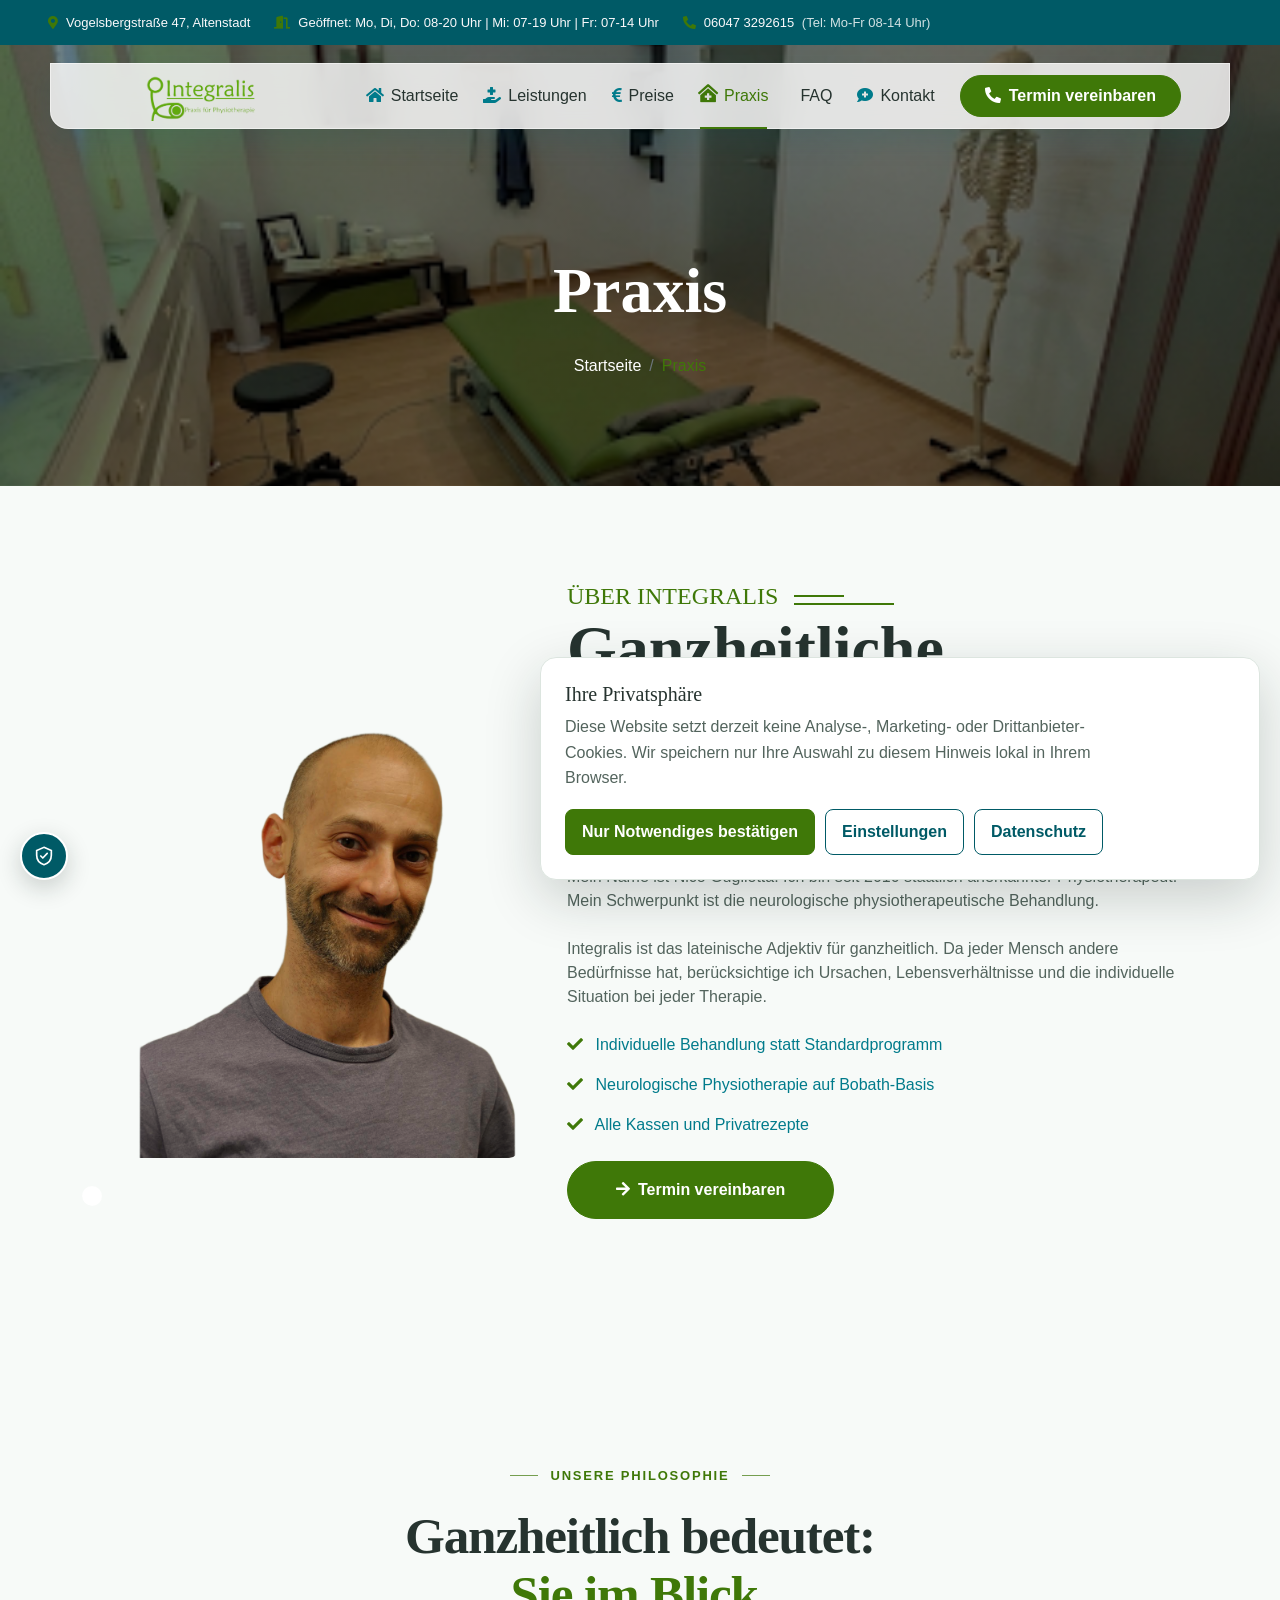
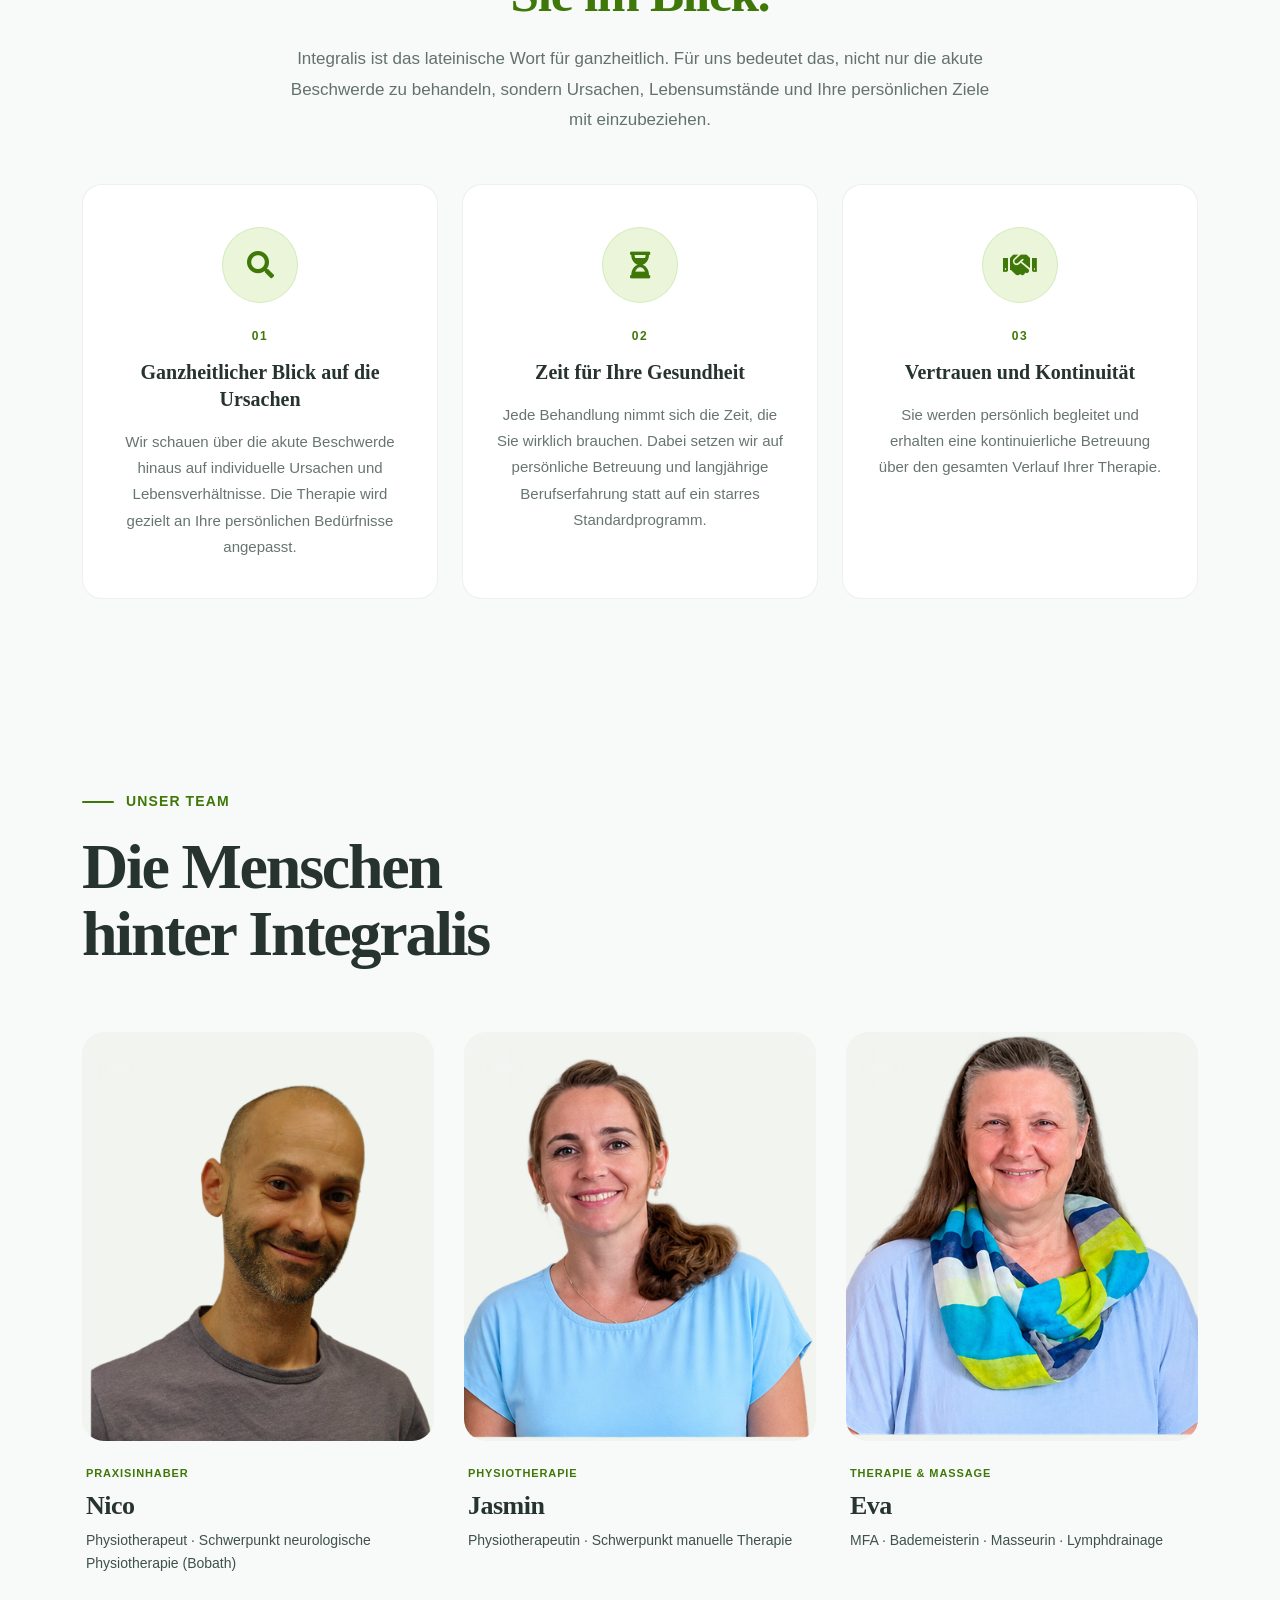
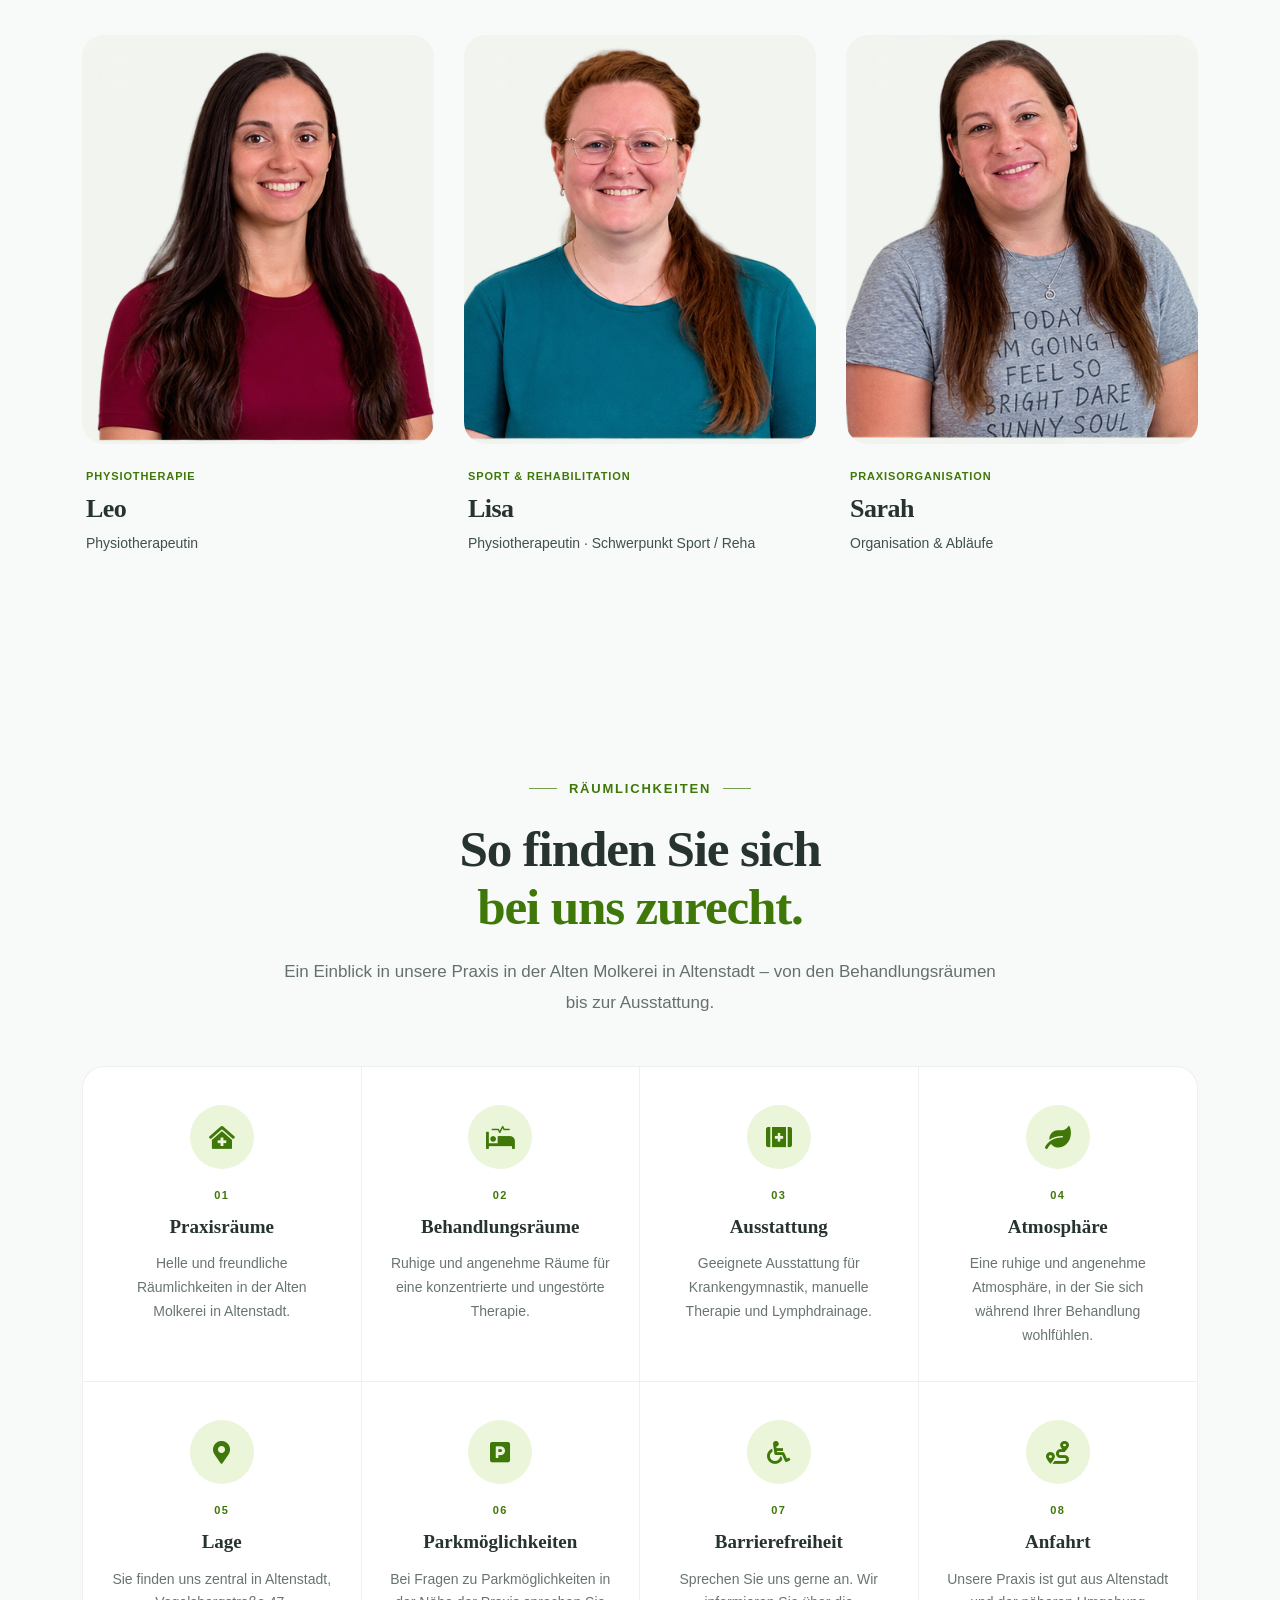
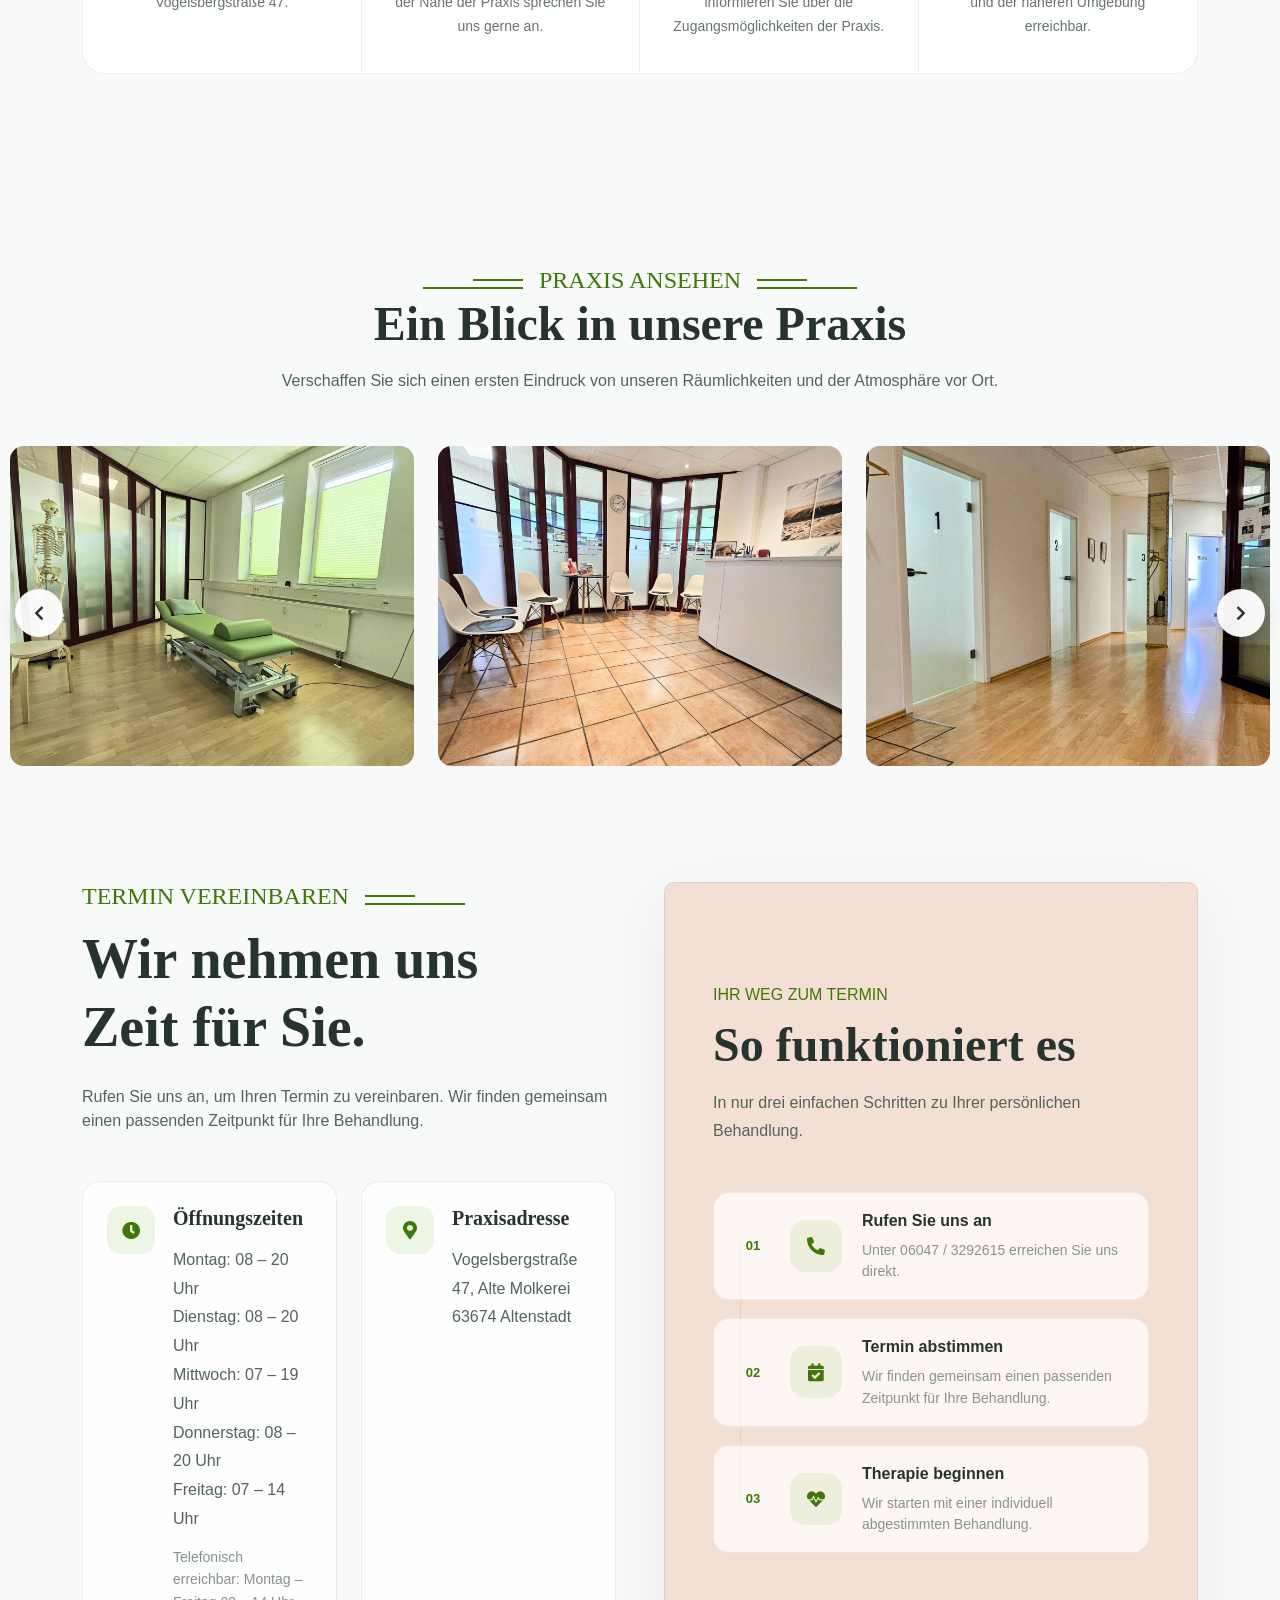
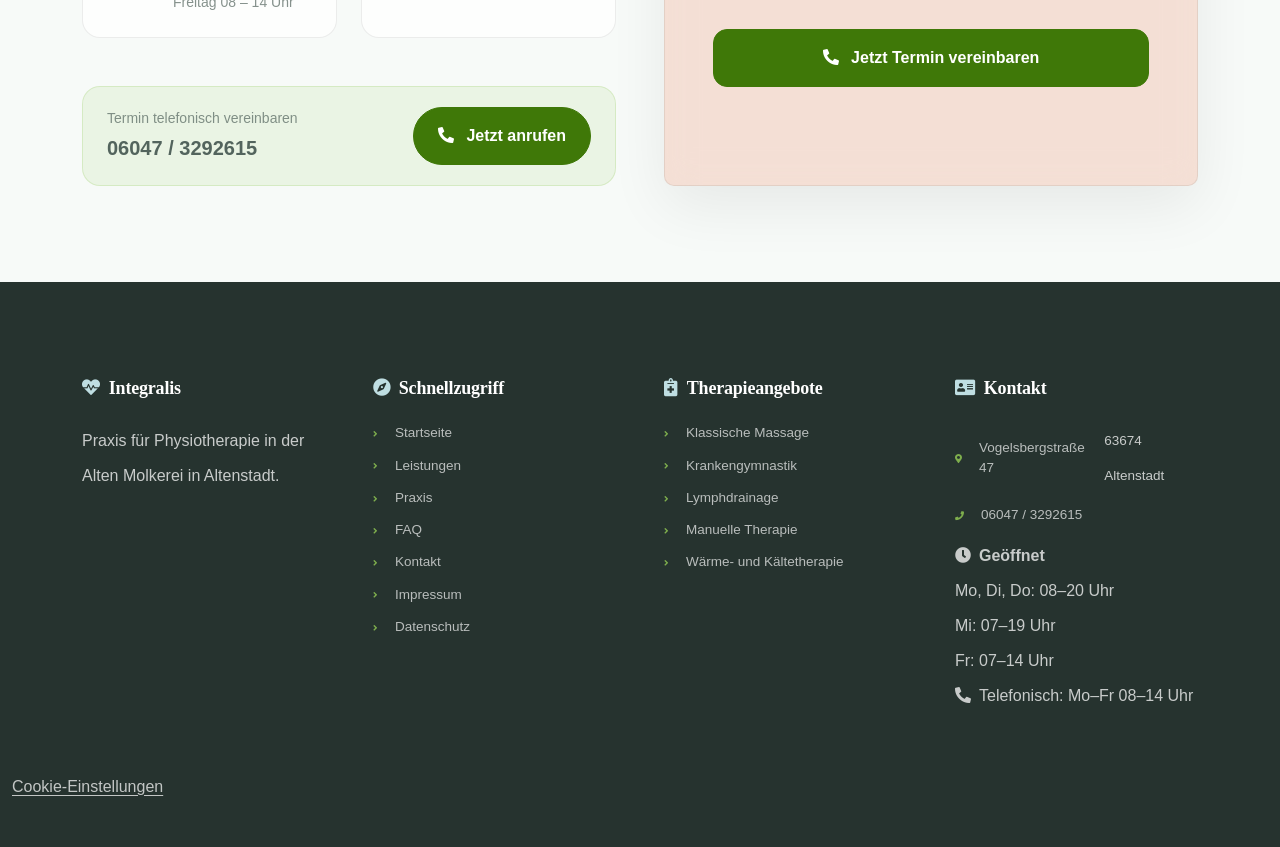
<file: about.html>
<!doctype html>
<html lang="de">
  <head>
    <meta charset="utf-8" />
    <title>Praxis - Integralis Physiotherapie</title>
    <meta content="width=device-width, initial-scale=1.0" name="viewport" />
    <meta http-equiv="Content-Security-Policy" content="default-src 'self'; base-uri 'self'; object-src 'none'; form-action 'self'; script-src 'self' 'unsafe-inline'; style-src 'self' 'unsafe-inline'; img-src 'self' data:; font-src 'self' data:; media-src 'self'; connect-src 'self'" />
    <meta name="referrer" content="strict-origin-when-cross-origin" />
    <meta
      content="Lernen Sie Nico Gugliotta und den ganzheitlichen Ansatz der Integralis Praxis für Physiotherapie in Altenstadt kennen."
      name="description"
    />

    <!-- Google Web Fonts -->

    <!-- Icon Font Stylesheet -->
    <link
      rel="stylesheet"
      href="vendor/fontawesome/css/all.css"
    />
    <link
      href="vendor/bootstrap-icons/bootstrap-icons.css"
      rel="stylesheet"
    />

    <!-- Libraries Stylesheet -->
    <link href="lib/animate/animate.min.css" rel="stylesheet" />
    <link href="lib/owlcarousel/assets/owl.carousel.min.css" rel="stylesheet" />

    <!-- Customized Bootstrap Stylesheet -->
    <link href="css/bootstrap.min.css" rel="stylesheet" />

    <!-- Template Stylesheet -->
    <link href="css/style.css" rel="stylesheet" />
    <link href="css/compliance.css" rel="stylesheet" />
  </head>

  <body>
    <!-- Spinner Start -->
    <div
      id="spinner"
      class="show bg-white position-fixed translate-middle w-100 vh-100 top-50 start-50 d-flex align-items-center justify-content-center"
    >
      <div
        class="spinner-border text-primary"
        style="width: 3rem; height: 3rem"
        role="status"
      >
        <span class="sr-only">Loading...</span>
      </div>
    </div>
    <!-- Spinner End -->

    <!-- Topbar Start -->
    <div class="container-fluid bg-dark px-3 px-lg-5 py-2 py-lg-0">
      <div class="row gx-0 align-items-center" style="min-height: 45px">
        <!-- Info-Bereich (Adresse, Zeiten, Telefon) -->
        <div class="col-lg-9 text-center text-lg-start mb-2 mb-lg-0">
          <div
            class="d-flex flex-column flex-lg-row align-items-center justify-content-center justify-content-lg-start gap-2 gap-lg-4"
            style="font-size: 13px"
          >
            <!-- Adresse -->
            <a
              href="https://maps.app.goo.gl/jH27DJKspQsaCZB79"
              class="text-light text-decoration-none"
            >
              <i class="fas fa-map-marker-alt text-primary me-2"></i
              >Vogelsbergstraße 47, Altenstadt
            </a>

            <!-- Öffnungszeiten Praxis (Kompakt zusammengefasst) -->
            <span class="text-light">
              <i class="fas fa-door-open text-primary me-2"></i>Geöffnet: Mo,
              Di, Do: 08-20 Uhr | Mi: 07-19 Uhr | Fr: 07-14 Uhr
            </span>

            <!-- Telefon mit Erreichbarkeit -->
            <a
              href="tel:+4960473292615"
              class="text-light text-decoration-none"
            >
              <i class="fas fa-phone-alt text-primary me-2"></i>06047 3292615
              <span class="text-white-50 ms-1">(Tel: Mo-Fr 08-14 Uhr)</span>
            </a>
          </div>
        </div>
      </div>
    </div>
    <!-- Topbar End -->

    <!-- Navbar & Hero Start -->
    <div class="container-fluid position-relative p-0">
      <nav
        class="navbar navbar-expand-lg navbar-light bg-white px-4 px-lg-5 py-3 py-lg-0"
      >
        <a href="index.html" class="navbar-brand p-0">
          <img
            class="integralis-logo"
            src="img/external/0df73046d55521bf.png"
            alt="Integralis Praxis für Physiotherapie"
          />
        </a>
        <button
          class="navbar-toggler"
          type="button"
          data-bs-toggle="collapse"
          data-bs-target="#navbarCollapse"
        >
          <span class="fa fa-bars"></span>
        </button>
        <div class="collapse navbar-collapse" id="navbarCollapse">
          <div class="navbar-nav ms-auto py-0">
            <a href="index.html" class="nav-item nav-link">Startseite</a>
            <a href="about.html" class="nav-item nav-link active">Praxis</a>
            <a href="service.html" class="nav-item nav-link"
              >Therapieangebote</a
            >
            <a href="contact.html" class="nav-item nav-link">Kontakt</a>
          </div>
          <a
            href="tel:+4960473292615"
            class="btn btn-primary rounded-pill text-white py-2 px-4 flex-wrap flex-sm-shrink-0"
            >Termin vereinbaren</a
          >
        </div>
      </nav>
    </div>
    <!-- Navbar End -->

    <!-- Header Start -->
    <div
      class="container-fluid bg-breadcrumb about-page-header"
      style="
        background-image:
          linear-gradient(rgba(0, 0, 0, 0.48), rgba(0, 0, 0, 0.48)),
          url(&quot;img/external/3033802c8b55a3ec.png&quot;);
      "
    >
      <div class="container text-center py-5" style="max-width: 900px">
        <h3
          class="text-white display-3 mb-4 wow fadeInDown"
          data-wow-delay="0.1s"
        >
          Praxis
        </h3>
        <ol
          class="breadcrumb justify-content-center mb-0 wow fadeInDown"
          data-wow-delay="0.3s"
        >
          <li class="breadcrumb-item"><a href="index.html">Startseite</a></li>
          <li class="breadcrumb-item active text-primary">Praxis</li>
        </ol>
      </div>
    </div>
    <!-- Header End -->

    <!-- About Start -->
    <div class="container-fluid about bg-light py-5">
      <div class="container py-5">
        <div class="row g-5 align-items-center">
          <div class="col-lg-5 wow fadeInLeft" data-wow-delay="0.2s">
            <div class="about-img pb-5 ps-5">
              <img
                src="img/external/e22d0f67f0a326c1.png"
                class="img-fluid rounded w-100"
                style="object-fit: cover"
                alt="Nico Gugliotta, Physiotherapeut"
              />
              <div class="about-img-inner"></div>
            </div>
          </div>
          <div class="col-lg-7 wow fadeInRight" data-wow-delay="0.4s">
            <div class="section-title text-start mb-5">
              <h4 class="sub-title pe-3 mb-0">Über Integralis</h4>
              <h1 class="display-3 mb-4">
                Ganzheitliche Physiotherapie in Altenstadt.
              </h1>
              <p class="mb-4">
                Mein Name ist Nico Gugliotta. Ich bin seit 2010 staatlich
                anerkannter Physiotherapeut. Mein Schwerpunkt ist die
                neurologische physiotherapeutische Behandlung.
              </p>
              <p class="mb-4">
                Integralis ist das lateinische Adjektiv für ganzheitlich. Da
                jeder Mensch andere Bedürfnisse hat, berücksichtige ich
                Ursachen, Lebensverhältnisse und die individuelle Situation bei
                jeder Therapie.
              </p>
              <div class="mb-4">
                <p class="text-secondary">
                  <i class="fa fa-check text-primary me-2"></i> Individuelle
                  Behandlung statt Standardprogramm
                </p>
                <p class="text-secondary">
                  <i class="fa fa-check text-primary me-2"></i> Neurologische
                  Physiotherapie auf Bobath-Basis
                </p>
                <p class="text-secondary">
                  <i class="fa fa-check text-primary me-2"></i> Alle Kassen und
                  Privatrezepte
                </p>
              </div>
              <a
                href="tel:+4960473292615"
                class="btn btn-primary rounded-pill text-white py-3 px-5"
                >Termin vereinbaren</a
              >
            </div>
          </div>
        </div>
      </div>
    </div>
    <!-- About End -->

    <!-- ==========================================
     Philosophy Start
========================================== -->
    <div class="container-fluid philosophy philosophy-modern py-5">
      <div class="container py-5">
        <!-- START: Section Header -->
        <div
          class="philosophy-header text-center mx-auto mb-5 wow fadeInUp"
          data-wow-delay="0.1s"
        >
          <div class="philosophy-eyebrow">
            <span class="philosophy-eyebrow-line"></span>
            <span>Unsere Philosophie</span>
            <span class="philosophy-eyebrow-line"></span>
          </div>

          <h1 class="philosophy-title">
            Ganzheitlich bedeutet:<br />
            <span>Sie im Blick.</span>
          </h1>

          <p class="philosophy-intro">
            Integralis ist das lateinische Wort für ganzheitlich. Für uns
            bedeutet das, nicht nur die akute Beschwerde zu behandeln, sondern
            Ursachen, Lebensumstände und Ihre persönlichen Ziele mit
            einzubeziehen.
          </p>
        </div>
        <!-- END: Section Header -->

        <!-- START: Philosophy Grid -->
        <div class="row g-4 philosophy-grid justify-content-center">
          <!-- START: Philosophy Item 01 -->
          <div class="col-md-6 col-lg-4 wow fadeInUp" data-wow-delay="0.1s">
            <div class="philosophy-item">
              <div class="philosophy-icon">
                <i class="fas fa-search"></i>
              </div>

              <div class="philosophy-number">01</div>

              <div class="philosophy-content">
                <h3>Ganzheitlicher Blick auf die Ursachen</h3>

                <p>
                  Wir schauen über die akute Beschwerde hinaus auf individuelle
                  Ursachen und Lebensverhältnisse. Die Therapie wird gezielt an
                  Ihre persönlichen Bedürfnisse angepasst.
                </p>
              </div>
            </div>
          </div>
          <!-- END: Philosophy Item 01 -->

          <!-- START: Philosophy Item 02 -->
          <div class="col-md-6 col-lg-4 wow fadeInUp" data-wow-delay="0.3s">
            <div class="philosophy-item">
              <div class="philosophy-icon">
                <i class="fas fa-hourglass-half"></i>
              </div>

              <div class="philosophy-number">02</div>

              <div class="philosophy-content">
                <h3>Zeit für Ihre Gesundheit</h3>

                <p>
                  Jede Behandlung nimmt sich die Zeit, die Sie wirklich
                  brauchen. Dabei setzen wir auf persönliche Betreuung und
                  langjährige Berufserfahrung statt auf ein starres
                  Standardprogramm.
                </p>
              </div>
            </div>
          </div>
          <!-- END: Philosophy Item 02 -->

          <!-- START: Philosophy Item 03 -->
          <div class="col-md-6 col-lg-4 wow fadeInUp" data-wow-delay="0.5s">
            <div class="philosophy-item">
              <div class="philosophy-icon">
                <i class="fas fa-handshake"></i>
              </div>

              <div class="philosophy-number">03</div>

              <div class="philosophy-content">
                <h3>Vertrauen und Kontinuität</h3>

                <p>
                  Sie werden persönlich begleitet und erhalten eine
                  kontinuierliche Betreuung über den gesamten Verlauf Ihrer
                  Therapie.
                </p>
              </div>
            </div>
          </div>
          <!-- END: Philosophy Item 03 -->
        </div>
        <!-- END: Philosophy Grid -->
      </div>
    </div>
    <!-- ==========================================
     Philosophy End
========================================== -->

    <!-- =========================================================
     Team Start
     ========================================================= -->
    <div class="container-fluid team team-modern py-5">
      <div class="container py-5">
        <!-- Section Heading -->
        <div class="team-heading wow fadeInUp" data-wow-delay="0.1s">
          <div class="team-eyebrow">
            <span></span>
            Unser Team
          </div>

          <div class="team-heading-grid">
            <h1>
              Die Menschen<br />
              hinter Integralis
            </h1>
          </div>
        </div>

        <!-- =====================================================
         TEAM GRID
         ===================================================== -->
        <div class="team-modern-grid">
          <!-- Team 01 -->
          <article class="team-modern-item wow fadeInUp" data-wow-delay="0.1s">
            <div class="team-modern-image">
              <img
                src="img/external/e22d0f67f0a326c1.png"
                alt="Nico, Physiotherapeut bei Integralis"
                loading="lazy"
              />

              <div class="team-modern-index">01</div>
            </div>

            <div class="team-modern-info">
              <div class="team-modern-role">Praxisinhaber</div>

              <h3>Nico</h3>

              <p class="team-modern-position">
                Physiotherapeut · Schwerpunkt neurologische Physiotherapie
                (Bobath)
              </p>
            </div>
          </article>

          <!-- Team 02 -->
          <article class="team-modern-item wow fadeInUp" data-wow-delay="0.2s">
            <div class="team-modern-image">
              <img
                src="img/external/11663e32cc1e8a1f.png"
                alt="Jasmin, Physiotherapeutin bei Integralis"
                loading="lazy"
              />

              <div class="team-modern-index">02</div>
            </div>

            <div class="team-modern-info">
              <div class="team-modern-role">Physiotherapie</div>

              <h3>Jasmin</h3>

              <p class="team-modern-position">
                Physiotherapeutin · Schwerpunkt manuelle Therapie
              </p>
            </div>
          </article>

          <!-- Team 03 -->
          <article class="team-modern-item wow fadeInUp" data-wow-delay="0.3s">
            <div class="team-modern-image">
              <img
                src="img/external/7408aa0f01d707e9.png"
                alt="Eva, MFA und Masseurin bei Integralis"
                loading="lazy"
              />

              <div class="team-modern-index">03</div>
            </div>

            <div class="team-modern-info">
              <div class="team-modern-role">Therapie &amp; Massage</div>

              <h3>Eva</h3>

              <p class="team-modern-position">
                MFA · Bademeisterin · Masseurin · Lymphdrainage
              </p>
            </div>
          </article>

          <!-- Team 04 -->
          <article class="team-modern-item wow fadeInUp" data-wow-delay="0.4s">
            <div class="team-modern-image">
              <img
                src="img/external/072fe98d1554030a.png"
                alt="Leo, Physiotherapeut bei Integralis"
                loading="lazy"
              />

              <div class="team-modern-index">04</div>
            </div>

            <div class="team-modern-info">
              <div class="team-modern-role">Physiotherapie</div>

              <h3>Leo</h3>

              <p class="team-modern-position">Physiotherapeutin</p>
            </div>
          </article>

          <!-- Team 05 -->
          <article class="team-modern-item wow fadeInUp" data-wow-delay="0.5s">
            <div class="team-modern-image">
              <img
                src="img/external/efb148721c8259da.png"
                alt="Lisa, Physiotherapeutin bei Integralis"
                loading="lazy"
              />

              <div class="team-modern-index">05</div>
            </div>

            <div class="team-modern-info">
              <div class="team-modern-role">Sport &amp; Rehabilitation</div>

              <h3>Lisa</h3>

              <p class="team-modern-position">
                Physiotherapeutin · Schwerpunkt Sport / Reha
              </p>
            </div>
          </article>

          <!-- Team 06 -->
          <article class="team-modern-item wow fadeInUp" data-wow-delay="0.6s">
            <div class="team-modern-image">
              <img
                src="img/external/313c6d5917faeab1.png"
                alt="Sarah, Organisation und Abläufe bei Integralis"
                loading="lazy"
              />

              <div class="team-modern-index">06</div>
            </div>

            <div class="team-modern-info">
              <div class="team-modern-role">Praxisorganisation</div>

              <h3>Sarah</h3>

              <p class="team-modern-position">Organisation &amp; Abläufe</p>
            </div>
          </article>

          <!-- =====================================================
           TEAM CARD 07
      ====================================================== -->
            </div>
          </article>
        </div>
      </div>
    </div>
    <!-- =========================================================
     Team End
     ========================================================= -->

    <!-- ==========================================
     Rooms Start
========================================== -->
    <div class="container-fluid rooms rooms-modern py-5">
      <div class="container py-5">
        <!-- START: Section Header -->
        <div
          class="rooms-header text-center mx-auto mb-5 wow fadeInUp"
          data-wow-delay="0.1s"
        >
          <div class="rooms-eyebrow">
            <span class="rooms-eyebrow-line"></span>
            <span>Räumlichkeiten</span>
            <span class="rooms-eyebrow-line"></span>
          </div>

          <h1 class="rooms-title">
            So finden Sie sich<br />
            <span>bei uns zurecht.</span>
          </h1>

          <p class="rooms-intro">
            Ein Einblick in unsere Praxis in der Alten Molkerei in Altenstadt –
            von den Behandlungsräumen bis zur Ausstattung.
          </p>
        </div>
        <!-- END: Section Header -->

        <!-- START: Rooms Grid -->
        <div class="row g-0 rooms-grid">
          <!-- 01 -->
          <div class="col-md-6 col-lg-3">
            <div class="rooms-item wow fadeInUp" data-wow-delay="0.1s">
              <div class="rooms-icon">
                <i class="fas fa-clinic-medical"></i>
              </div>

              <span class="rooms-number">01</span>

              <h3>Praxisräume</h3>

              <p>
                Helle und freundliche Räumlichkeiten in der Alten Molkerei in
                Altenstadt.
              </p>
            </div>
          </div>

          <!-- 02 -->
          <div class="col-md-6 col-lg-3">
            <div class="rooms-item wow fadeInUp" data-wow-delay="0.2s">
              <div class="rooms-icon">
                <i class="fas fa-procedures"></i>
              </div>

              <span class="rooms-number">02</span>

              <h3>Behandlungsräume</h3>

              <p>
                Ruhige und angenehme Räume für eine konzentrierte und ungestörte
                Therapie.
              </p>
            </div>
          </div>

          <!-- 03 -->
          <div class="col-md-6 col-lg-3">
            <div class="rooms-item wow fadeInUp" data-wow-delay="0.3s">
              <div class="rooms-icon">
                <i class="fas fa-first-aid"></i>
              </div>

              <span class="rooms-number">03</span>

              <h3>Ausstattung</h3>

              <p>
                Geeignete Ausstattung für Krankengymnastik, manuelle Therapie
                und Lymphdrainage.
              </p>
            </div>
          </div>

          <!-- 04 -->
          <div class="col-md-6 col-lg-3">
            <div class="rooms-item wow fadeInUp" data-wow-delay="0.4s">
              <div class="rooms-icon">
                <i class="fas fa-leaf"></i>
              </div>

              <span class="rooms-number">04</span>

              <h3>Atmosphäre</h3>

              <p>
                Eine ruhige und angenehme Atmosphäre, in der Sie sich während
                Ihrer Behandlung wohlfühlen.
              </p>
            </div>
          </div>

          <!-- 05 -->
          <div class="col-md-6 col-lg-3">
            <div class="rooms-item wow fadeInUp" data-wow-delay="0.1s">
              <div class="rooms-icon">
                <i class="fas fa-map-marker-alt"></i>
              </div>

              <span class="rooms-number">05</span>

              <h3>Lage</h3>

              <p>Sie finden uns zentral in Altenstadt, Vogelsbergstraße 47.</p>
            </div>
          </div>

          <!-- 06 -->
          <div class="col-md-6 col-lg-3">
            <div class="rooms-item wow fadeInUp" data-wow-delay="0.2s">
              <div class="rooms-icon">
                <i class="fas fa-parking"></i>
              </div>

              <span class="rooms-number">06</span>

              <h3>Parkmöglichkeiten</h3>

              <p>
                Bei Fragen zu Parkmöglichkeiten in der Nähe der Praxis sprechen
                Sie uns gerne an.
              </p>
            </div>
          </div>

          <!-- 07 -->
          <div class="col-md-6 col-lg-3">
            <div class="rooms-item wow fadeInUp" data-wow-delay="0.3s">
              <div class="rooms-icon">
                <i class="fas fa-wheelchair"></i>
              </div>

              <span class="rooms-number">07</span>

              <h3>Barrierefreiheit</h3>

              <p>
                Sprechen Sie uns gerne an. Wir informieren Sie über die
                Zugangsmöglichkeiten der Praxis.
              </p>
            </div>
          </div>

          <!-- 08 -->
          <div class="col-md-6 col-lg-3">
            <div class="rooms-item wow fadeInUp" data-wow-delay="0.4s">
              <div class="rooms-icon">
                <i class="fas fa-route"></i>
              </div>

              <span class="rooms-number">08</span>

              <h3>Anfahrt</h3>

              <p>
                Unsere Praxis ist gut aus Altenstadt und der näheren Umgebung
                erreichbar.
              </p>
            </div>
          </div>
        </div>
        <!-- END: Rooms Grid -->
      </div>
    </div>
    <!-- ==========================================
     Rooms End
========================================== -->

    <!-- Praxisbilder & Videos Start -->
    <div class="row mt-5 pt-5">
      <div class="col-12">
        <div
          class="section-title text-center mb-5 wow fadeInUp"
          data-wow-delay="0.1s"
        >
          <div class="sub-style">
            <h4 class="sub-title px-3 mb-0">Praxis ansehen</h4>
          </div>

          <h2 class="display-5 mb-3">Ein Blick in unsere Praxis</h2>

          <p class="mb-0">
            Verschaffen Sie sich einen ersten Eindruck von unseren
            Räumlichkeiten und der Atmosphäre vor Ort.
          </p>
        </div>
      </div>
    </div>

    <!-- Praxis Carousel -->
    <div class="praxis-carousel-wrapper position-relative">
      <div class="praxis-carousel" id="praxisCarousel">
        <!-- Bild 1 -->
        <div class="praxis-slide">
          <a
            href="img/external/c4684a4884b8a1a8.jpg"
            data-lightbox="praxis-gallery"
            data-title="Einblick in die Praxis"
          >
            <img
              src="img/external/c4684a4884b8a1a8.jpg"
              alt="Praxis Integralis in Altenstadt"
            />
            <div class="praxis-slide-overlay">
              <i class="fa fa-search-plus"></i>
            </div>
          </a>
        </div>

        <!-- Bild 2 -->
        <div class="praxis-slide">
          <a
            href="img/external/50f06880be075ed2.jpg"
            data-lightbox="praxis-gallery"
            data-title="Behandlungsbereich der Praxis"
          >
            <img
              src="img/external/50f06880be075ed2.jpg"
              alt="Behandlungsbereich bei Integralis"
            />
            <div class="praxis-slide-overlay">
              <i class="fa fa-search-plus"></i>
            </div>
          </a>
        </div>

        <!-- Bild 3 -->
        <div class="praxis-slide">
          <a
            href="img/external/a1d7e0ffa99d0711.jpg"
            data-lightbox="praxis-gallery"
            data-title="Räumlichkeiten von Integralis"
          >
            <img
              src="img/external/a1d7e0ffa99d0711.jpg"
              alt="Räumlichkeiten von Integralis in Altenstadt"
            />
            <div class="praxis-slide-overlay">
              <i class="fa fa-search-plus"></i>
            </div>
          </a>
        </div>

        <!-- Bild 4 -->
        <div class="praxis-slide">
          <a
            href="img/external/dfb2f2c6153171c1.jpg"
            data-lightbox="praxis-gallery"
            data-title="Praxisbereich Integralis"
          >
            <img
              src="img/external/dfb2f2c6153171c1.jpg"
              alt="Praxisbereich Integralis"
            />
            <div class="praxis-slide-overlay">
              <i class="fa fa-search-plus"></i>
            </div>
          </a>
        </div>

        <!-- Bild 5 -->
        <div class="praxis-slide">
          <a
            href="img/external/167932929b1b0216.jpg"
            data-lightbox="praxis-gallery"
            data-title="Behandlungsräume von Integralis"
          >
            <img
              src="img/external/167932929b1b0216.jpg"
              alt="Behandlungsräume von Integralis"
            />
            <div class="praxis-slide-overlay">
              <i class="fa fa-search-plus"></i>
            </div>
          </a>
        </div>

        <!-- Bild 6 -->
        <div class="praxis-slide">
          <a
            href="img/external/80b93531936a4ca6.jpg"
            data-lightbox="praxis-gallery"
            data-title="Einblick in unsere Praxis"
          >
            <img
              src="img/external/80b93531936a4ca6.jpg"
              alt="Einblick in die Praxis Integralis"
            />
            <div class="praxis-slide-overlay">
              <i class="fa fa-search-plus"></i>
            </div>
          </a>
        </div>

        <!-- Bild 7 -->
        <div class="praxis-slide">
          <a
            href="img/external/54df8885a4cca4bb.jpg"
            data-lightbox="praxis-gallery"
            data-title="Praxis Integralis"
          >
            <img
              src="img/external/54df8885a4cca4bb.jpg"
              alt="Praxis Integralis"
            />
            <div class="praxis-slide-overlay">
              <i class="fa fa-search-plus"></i>
            </div>
          </a>
        </div>

        <!-- Video 1 -->
        <div class="praxis-slide praxis-video">
          <a
            href="img/external/6d05acee8bc36848.mp4"
            data-lightbox="praxis-gallery"
            data-title="Video-Einblick in die Praxis"
          >
            <video muted loop autoplay playsinline preload="metadata">
              <source
                src="img/external/6d05acee8bc36848.mp4"
                type="video/mp4"
              />
            </video>

            <div class="praxis-video-overlay">
              <span class="praxis-play-button">
                <i class="fa fa-play"></i>
              </span>
              <span class="praxis-video-label">Video ansehen</span>
            </div>
          </a>
        </div>

        <!-- Video 2 -->
        <div class="praxis-slide praxis-video">
          <a
            href="img/external/061b88295f7cb843.mp4"
            data-lightbox="praxis-gallery"
            data-title="Rundgang durch die Praxis"
          >
            <video muted loop autoplay playsinline preload="metadata">
              <source
                src="img/external/061b88295f7cb843.mp4"
                type="video/mp4"
              />
            </video>

            <div class="praxis-video-overlay">
              <span class="praxis-play-button">
                <i class="fa fa-play"></i>
              </span>
              <span class="praxis-video-label">Video ansehen</span>
            </div>
          </a>
        </div>
      </div>

      <!-- Navigation -->
      <button
        type="button"
        class="praxis-carousel-btn praxis-carousel-prev"
        id="praxisPrev"
        aria-label="Vorherige Bilder"
      >
        <i class="fa fa-chevron-left"></i>
      </button>

      <button
        type="button"
        class="praxis-carousel-btn praxis-carousel-next"
        id="praxisNext"
        aria-label="Nächste Bilder"
      >
        <i class="fa fa-chevron-right"></i>
      </button>
    </div>

    <!-- Carousel CSS -->
    <style>
      .praxis-carousel-wrapper {
        position: relative;
        width: 100%;
        overflow: hidden;
        padding: 0 5px;
      }

      .praxis-carousel {
        display: flex;
        gap: 24px;
        overflow-x: auto;
        scroll-behavior: smooth;
        scrollbar-width: none;
        padding: 5px 5px 20px;
        cursor: grab;
      }

      .praxis-carousel::-webkit-scrollbar {
        display: none;
      }

      .praxis-carousel:active {
        cursor: grabbing;
      }

      .praxis-slide {
        position: relative;
        flex: 0 0 calc(33.333% - 16px);
        min-width: 0;
        height: 320px;
        overflow: hidden;
        border-radius: 14px;
        background: #f5f5f5;
      }

      .praxis-slide a {
        display: block;
        position: relative;
        width: 100%;
        height: 100%;
        overflow: hidden;
      }

      .praxis-slide img,
      .praxis-slide video {
        width: 100%;
        height: 100%;
        display: block;
        object-fit: cover;
        transition: transform 280ms var(--ease-out, cubic-bezier(0.23, 1, 0.32, 1));
      }

      .praxis-slide:hover img,
      .praxis-slide:hover video {
        transform: scale(1.05);
      }

      .praxis-slide-overlay,
      .praxis-video-overlay {
        position: absolute;
        inset: 0;
        display: flex;
        align-items: center;
        justify-content: center;
        background: rgba(0, 0, 0, 0.72);
        opacity: 0;
        transition: opacity 180ms ease;
      }

      .praxis-slide:hover .praxis-slide-overlay,
      .praxis-slide:hover .praxis-video-overlay {
        opacity: 1;
      }

      .praxis-slide-overlay i {
        width: 52px;
        height: 52px;
        border-radius: 50%;
        display: flex;
        align-items: center;
        justify-content: center;
        background: rgba(255, 255, 255, 0.95);
        color: #333;
        font-size: 18px;
      }

      .praxis-video-overlay {
        flex-direction: column;
        gap: 12px;
        background: rgba(0, 0, 0, 0.72);
      }

      .praxis-play-button {
        width: 64px;
        height: 64px;
        border-radius: 50%;
        display: flex;
        align-items: center;
        justify-content: center;
        background: rgba(255, 255, 255, 0.95);
        color: #333;
        font-size: 20px;
        padding-left: 3px;
      }

      .praxis-video-label {
        color: #fff;
        font-size: 14px;
        font-weight: 600;
        letter-spacing: 0.3px;
      }

      /* Carousel Buttons */
      .praxis-carousel-btn {
        position: absolute;
        top: 50%;
        transform: translateY(-50%);
        z-index: 10;

        width: 48px;
        height: 48px;

        border: none;
        border-radius: 50%;

        background: rgba(255, 255, 255, 0.95);
        color: #333;

        display: flex;
        align-items: center;
        justify-content: center;

        box-shadow: 0 5px 20px rgba(0, 0, 0, 0.15);

        cursor: pointer;
        transition:
          transform 180ms var(--ease-out, cubic-bezier(0.23, 1, 0.32, 1)),
          background-color 180ms ease;
      }

      .praxis-carousel-btn:hover {
        transform: translateY(-50%) scale(1.08);
        background: #fff;
      }

      .praxis-carousel-prev {
        left: 15px;
      }

      .praxis-carousel-next {
        right: 15px;
      }

      /* Tablet */
      @media (max-width: 991px) {
        .praxis-slide {
          flex: 0 0 calc(50% - 12px);
          height: 300px;
        }
      }

      /* Mobile */
      @media (max-width: 575px) {
        .praxis-carousel {
          gap: 16px;
          padding-left: 0;
          padding-right: 30px;
        }

        .praxis-slide {
          flex: 0 0 88%;
          height: 300px;
          border-radius: 12px;
        }

        .praxis-carousel-btn {
          width: 42px;
          height: 42px;
        }

        .praxis-carousel-prev {
          left: 8px;
        }

        .praxis-carousel-next {
          right: 8px;
        }

        .praxis-slide-overlay {
          opacity: 1;
          background: linear-gradient(
            to top,
            rgba(0, 0, 0, 0.72),
            transparent 40%
          );
          align-items: flex-end;
          padding-bottom: 20px;
        }

        .praxis-slide-overlay i {
          width: 42px;
          height: 42px;
          font-size: 15px;
        }

        .praxis-video-overlay {
          opacity: 1;
          background: linear-gradient(
            to top,
            rgba(0, 0, 0, 0.72),
            transparent 55%
          );
        }
      }
    </style>

    <!-- Carousel JS -->
    <script>
      document.addEventListener("DOMContentLoaded", function () {
        const carousel = document.getElementById("praxisCarousel");
        const prevBtn = document.getElementById("praxisPrev");
        const nextBtn = document.getElementById("praxisNext");

        if (!carousel) return;

        function getScrollAmount() {
          const slide = carousel.querySelector(".praxis-slide");

          if (!slide) return 350;

          return slide.offsetWidth + 24;
        }

        nextBtn.addEventListener("click", function () {
          carousel.scrollBy({
            left: getScrollAmount(),
            behavior: "smooth",
          });
        });

        prevBtn.addEventListener("click", function () {
          carousel.scrollBy({
            left: -getScrollAmount(),
            behavior: "smooth",
          });
        });

        /* Mouse Drag */
        let isDown = false;
        let startX;
        let scrollLeft;

        carousel.addEventListener("mousedown", function (e) {
          isDown = true;
          carousel.classList.add("is-dragging");
          startX = e.pageX - carousel.offsetLeft;
          scrollLeft = carousel.scrollLeft;
        });

        carousel.addEventListener("mouseleave", function () {
          isDown = false;
          carousel.classList.remove("is-dragging");
        });

        carousel.addEventListener("mouseup", function () {
          isDown = false;
          carousel.classList.remove("is-dragging");
        });

        carousel.addEventListener("mousemove", function (e) {
          if (!isDown) return;

          e.preventDefault();

          const x = e.pageX - carousel.offsetLeft;
          const walk = (x - startX) * 1.5;

          carousel.scrollLeft = scrollLeft - walk;
        });
      });
    </script>
    <!-- Praxisbilder & Videos Ende -->

    <!-- Book Appointment Start -->
    <div class="container-fluid appointment py-5">
      <div class="container py-5">
        <div class="row g-5 align-items-stretch">
          <!-- ==========================================
           LEFT COLUMN
           ========================================== -->
          <div class="col-lg-6 wow fadeInLeft" data-wow-delay="0.2s">
            <div class="appointment-info h-100">
              <!-- Section Heading -->
              <div class="section-title text-start mb-5">
                <h4 class="sub-title pe-3 mb-3">Termin vereinbaren</h4>

                <h1 class="display-4 mb-4">
                  Wir nehmen uns<br />
                  Zeit für Sie.
                </h1>

                <p class="mb-0">
                  Rufen Sie uns an, um Ihren Termin zu vereinbaren. Wir finden
                  gemeinsam einen passenden Zeitpunkt für Ihre Behandlung.
                </p>
              </div>

              <!-- Information Grid -->
              <div class="appointment-details">
                <!-- Opening Hours -->
                <div class="appointment-detail">
                  <div class="appointment-detail-icon">
                    <i class="fas fa-clock"></i>
                  </div>

                  <div class="appointment-detail-content">
                    <h5 class="mb-3">Öffnungszeiten</h5>

                    <p class="mb-0">
                      Montag: 08 – 20 Uhr<br />
                      Dienstag: 08 – 20 Uhr<br />
                      Mittwoch: 07 – 19 Uhr<br />
                      Donnerstag: 08 – 20 Uhr<br />
                      Freitag: 07 – 14 Uhr
                    </p>

                    <small>
                      Telefonisch erreichbar: Montag – Freitag 08 – 14 Uhr
                    </small>
                  </div>
                </div>

                <!-- Address -->
                <div class="appointment-detail">
                  <div class="appointment-detail-icon">
                    <i class="fas fa-map-marker-alt"></i>
                  </div>

                  <div class="appointment-detail-content">
                    <h5 class="mb-3">Praxisadresse</h5>

                    <p class="mb-0">
                      Vogelsbergstraße 47, Alte Molkerei<br />
                      63674 Altenstadt
                    </p>
                  </div>
                </div>
              </div>

              <!-- Phone CTA -->
              <div class="appointment-phone mt-5">
                <div class="appointment-phone-content">
                  <span> Termin telefonisch vereinbaren </span>

                  <strong> 06047 / 3292615 </strong>
                </div>

                <a
                  href="tel:+4960473292615"
                  class="btn btn-primary rounded-pill text-white py-3 px-4"
                >
                  <i class="fas fa-phone-alt me-2"></i>
                  Jetzt anrufen
                </a>
              </div>
            </div>
          </div>

          <!-- ==========================================
           RIGHT COLUMN
           ========================================== -->
          <div class="col-lg-6 wow fadeInRight" data-wow-delay="0.4s">
            <div class="appointment-form rounded p-5 h-100">
              <!-- Card Header -->
              <div class="appointment-form-header mb-5">
                <p class="fs-6 text-uppercase text-primary mb-2">
                  Ihr Weg zum Termin
                </p>

                <h2 class="display-5 mb-0">So funktioniert es</h2>

                <p class="mt-3 mb-0">
                  In nur drei einfachen Schritten zu Ihrer persönlichen
                  Behandlung.
                </p>
              </div>

              <!-- Steps -->
              <div class="appointment-steps">
                <!-- Step 1 -->
                <div class="appointment-step">
                  <div class="appointment-step-number">01</div>

                  <div class="appointment-step-icon">
                    <i class="fas fa-phone-alt"></i>
                  </div>

                  <div class="appointment-step-content">
                    <strong> Rufen Sie uns an </strong>

                    <small>
                      Unter 06047 / 3292615 erreichen Sie uns direkt.
                    </small>
                  </div>
                </div>

                <!-- Step 2 -->
                <div class="appointment-step">
                  <div class="appointment-step-number">02</div>

                  <div class="appointment-step-icon">
                    <i class="fas fa-calendar-check"></i>
                  </div>

                  <div class="appointment-step-content">
                    <strong> Termin abstimmen </strong>

                    <small>
                      Wir finden gemeinsam einen passenden Zeitpunkt für Ihre
                      Behandlung.
                    </small>
                  </div>
                </div>

                <!-- Step 3 -->
                <div class="appointment-step">
                  <div class="appointment-step-number">03</div>

                  <div class="appointment-step-icon">
                    <i class="fas fa-heartbeat"></i>
                  </div>

                  <div class="appointment-step-content">
                    <strong> Therapie beginnen </strong>

                    <small>
                      Wir starten mit einer individuell abgestimmten Behandlung.
                    </small>
                  </div>
                </div>
              </div>

              <!-- CTA -->
              <div class="appointment-form-cta mt-5">
                <a
                  href="tel:+4960473292615"
                  class="btn btn-primary text-white w-100 py-3 px-5"
                >
                  <i class="fas fa-phone-alt me-2"></i>
                  Jetzt Termin vereinbaren
                </a>
              </div>
            </div>
          </div>
        </div>
      </div>
    </div>
    <!-- Book Appointment End -->

    <!-- Footer Start -->
    <div class="container-fluid footer py-5 wow fadeIn" data-wow-delay="0.2s">
      <div class="container py-5">
        <div class="row g-5">
          <div class="col-md-6 col-lg-6 col-xl-3">
            <div class="footer-item d-flex flex-column">
              <h4 class="text-white mb-4">Integralis</h4>
              <p>
                Praxis für Physiotherapie in der Alten Molkerei in Altenstadt.
              </p>
              <div class="d-flex align-items-center">
                <i class="fas fa-share fa-2x text-white me-2"></i>
                <a
                  class="btn-square btn btn-primary text-white rounded-circle mx-1"
                  href=""
                  ><i class="fab fa-facebook-f"></i
                ></a>
                <a
                  class="btn-square btn btn-primary text-white rounded-circle mx-1"
                  href=""
                  ><i class="fab fa-twitter"></i
                ></a>
                <a
                  class="btn-square btn btn-primary text-white rounded-circle mx-1"
                  href=""
                  ><i class="fab fa-instagram"></i
                ></a>
                <a
                  class="btn-square btn btn-primary text-white rounded-circle mx-1"
                  href=""
                  ><i class="fab fa-linkedin-in"></i
                ></a>
              </div>
            </div>
          </div>
          <div class="col-md-6 col-lg-6 col-xl-3">
            <div class="footer-item d-flex flex-column">
              <h4 class="mb-4 text-white">Schnellzugriff</h4>
              <a href="about.html"
                ><i class="fas fa-angle-right me-2"></i> Praxis</a
              >
              <a href="service.html"
                ><i class="fas fa-angle-right me-2"></i> Therapieangebote</a
              >
              <a href="preise.html"
                ><i class="fas fa-angle-right me-2"></i> Preise</a
              >
              <a href="contact.html"
                ><i class="fas fa-angle-right me-2"></i> Kontakt</a
              >
              <a href="impressum.html"
                ><i class="fas fa-angle-right me-2"></i> Impressum</a
              >
              <a href="datenschutz.html"
                ><i class="fas fa-angle-right me-2"></i> Datenschutz</a
              >
              <a href="agb.html"
                ><i class="fas fa-angle-right me-2"></i> AGB</a
              >
            </div>
          </div>
          <div class="col-md-6 col-lg-6 col-xl-3">
            <div class="footer-item d-flex flex-column">
              <h4 class="mb-4 text-white">Therapieangebote</h4>
              <a href="service.html"
                ><i class="fas fa-angle-right me-2"></i> Alle Leistungen</a
              >
              <a href="service.html"
                ><i class="fas fa-angle-right me-2"></i> Krankengymnastik</a
              >
              <a href="service.html"
                ><i class="fas fa-angle-right me-2"></i> Manuelle Therapie</a
              >
              <a href="service.html"
                ><i class="fas fa-angle-right me-2"></i> Massage</a
              >
              <a href="service.html"
                ><i class="fas fa-angle-right me-2"></i> Lymphdrainage</a
              >
            </div>
          </div>
          <div class="col-md-6 col-lg-6 col-xl-3">
            <div class="footer-item d-flex flex-column">
              <h4 class="mb-4 text-white">Contact Info</h4>
              <a href="https://maps.app.goo.gl/jH27DJKspQsaCZB79"
                ><i class="fa fa-map-marker-alt me-2"></i> Vogelsbergstraße 47,
                63674 Altenstadt</a
              >
              <a href="tel:+4960473292615"
                ><i class="fas fa-phone me-2"></i> 06047 / 3292615</a
              >
              <span class="mb-3"
                ><i class="fas fa-clock me-2"></i> Mo + Mi 10 - 19 Uhr</span
              >
            </div>
          </div>
        </div>
      </div>
    </div>
    <!-- Footer End -->

    <!-- Back to Top -->
    <a href="#" class="btn btn-primary btn-lg-square back-to-top"
      ><i class="fa fa-arrow-up"></i
    ></a>

    <!-- JavaScript Libraries -->
    <script src="vendor/jquery.min.js"></script>
    <script src="vendor/bootstrap.bundle.min.js"></script>
    <script src="lib/wow/wow.min.js"></script>
    <script src="lib/easing/easing.min.js"></script>
    <script src="lib/waypoints/waypoints.min.js"></script>
    <script src="lib/owlcarousel/owl.carousel.min.js"></script>

    <!-- Template Javascript -->
    <script src="js/main.js?v=20261118"></script>
    <script src="js/compliance.js"></script>
  </body>
</html>
</file>
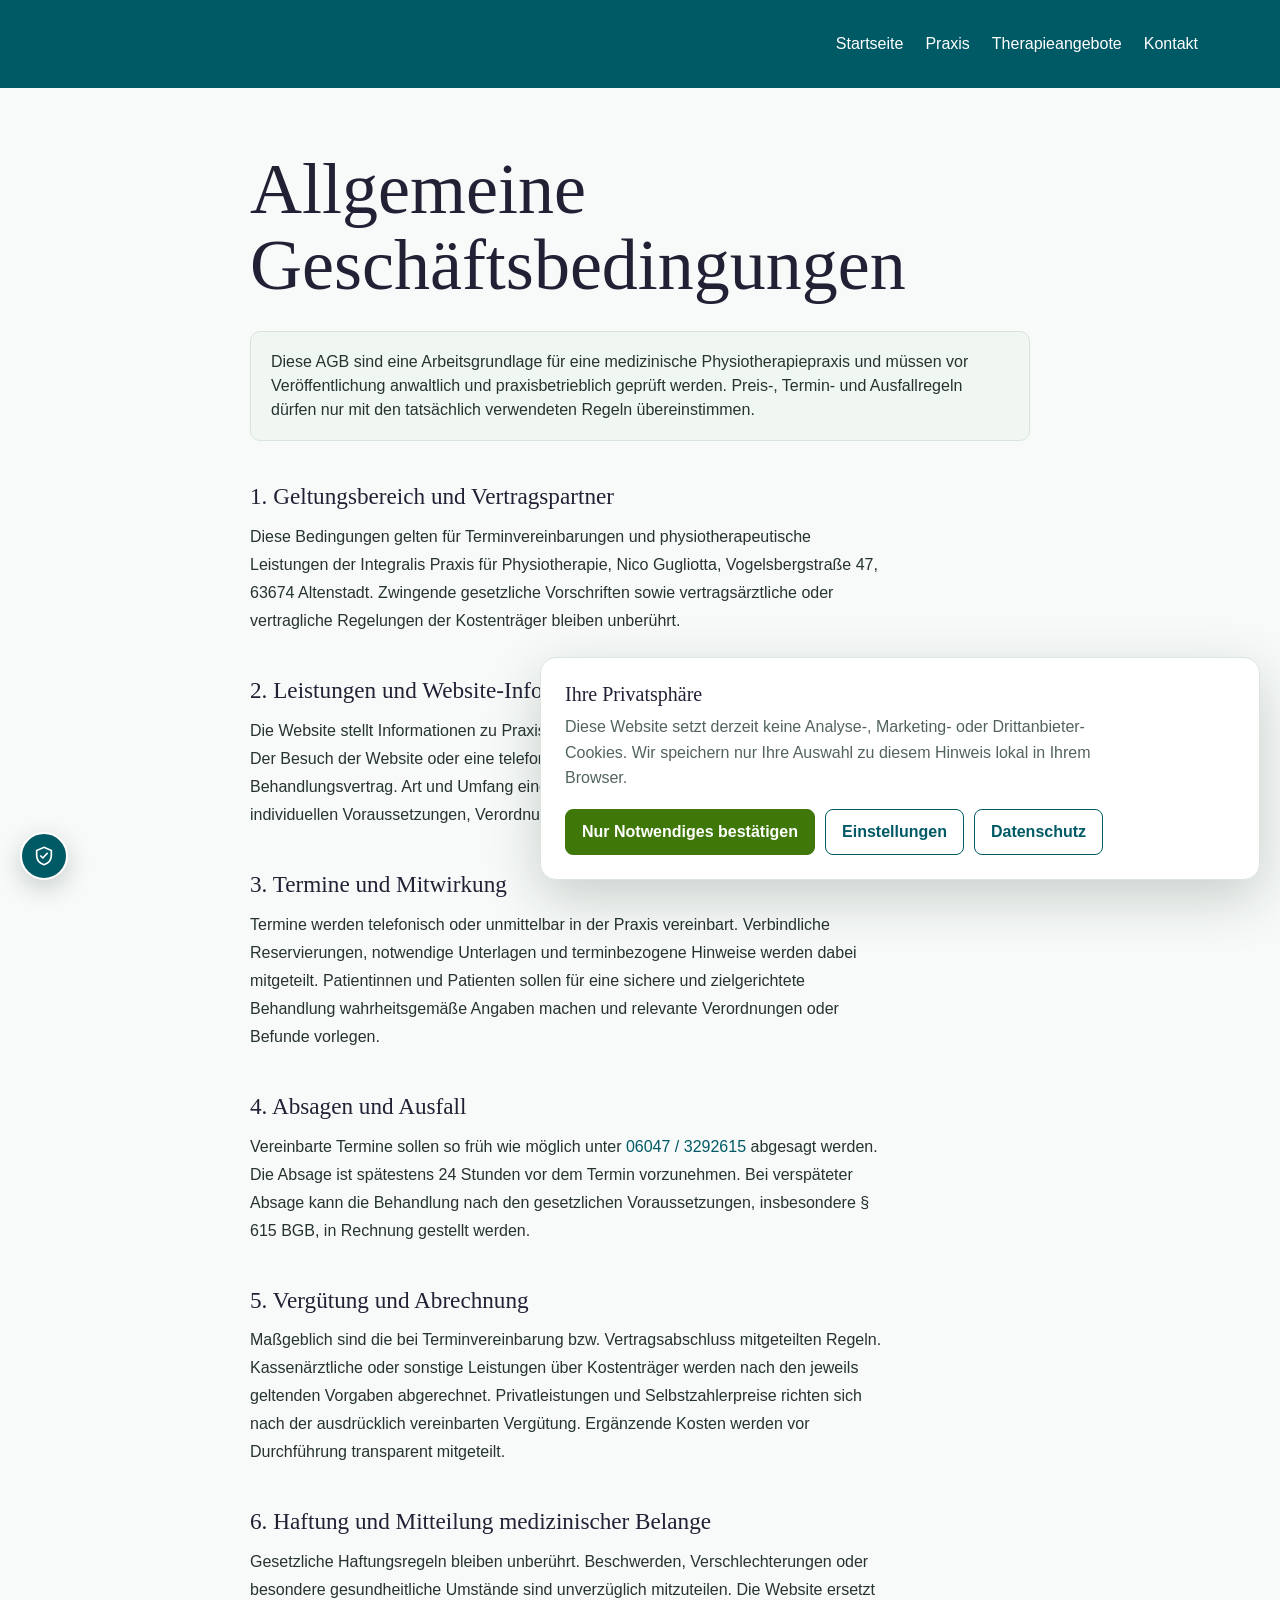
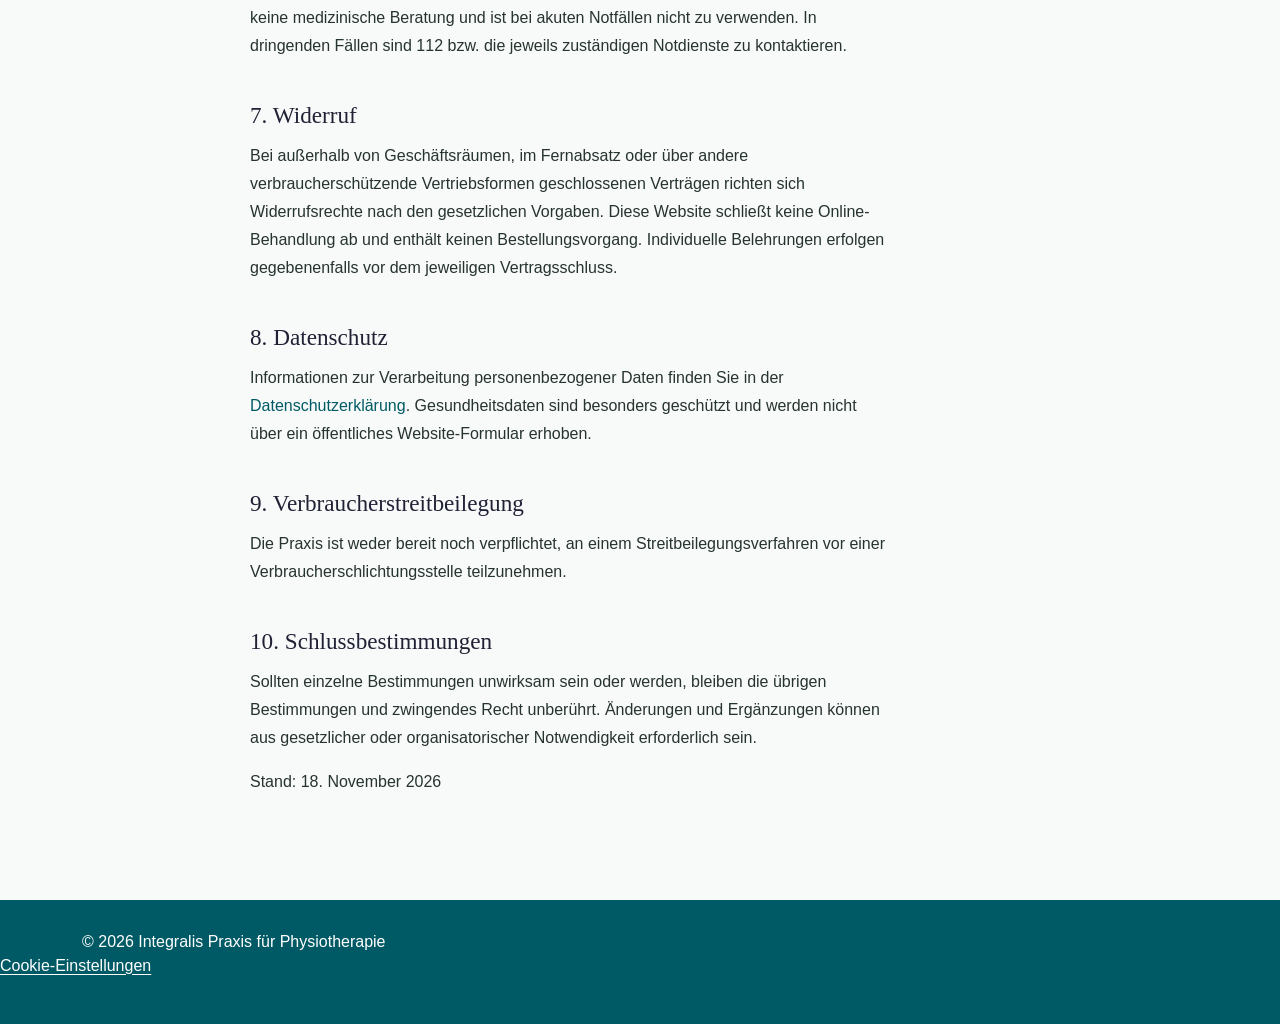
<file: agb.html>
<!doctype html>
<html lang="de">
  <head>
    <meta charset="utf-8" />
    <meta name="viewport" content="width=device-width, initial-scale=1" />
    <meta http-equiv="Content-Security-Policy" content="default-src 'self'; base-uri 'self'; object-src 'none'; form-action 'self'; script-src 'self' 'unsafe-inline'; style-src 'self' 'unsafe-inline'; img-src 'self' data:; font-src 'self' data:; media-src 'self'; connect-src 'self'" />
    <meta name="referrer" content="strict-origin-when-cross-origin" />
    <meta
      name="description"
      content="Allgemeine Geschäftsbedingungen der Integralis Praxis für Physiotherapie."
    />
    <title>AGB | Integralis Physiotherapie</title>
    <link href="css/bootstrap.min.css" rel="stylesheet" />
    <link href="css/compliance.css" rel="stylesheet" />
  </head>
  <body class="legal-page">
    <header class="legal-header">
      <nav class="container legal-nav" aria-label="Hauptnavigation">
        <a class="legal-brand" href="index.html">Integralis Physiotherapie</a>
        <div class="legal-nav__links">
          <a href="index.html">Startseite</a>
          <a href="about.html">Praxis</a>
          <a href="service.html">Therapieangebote</a>
          <a href="contact.html">Kontakt</a>
        </div>
      </nav>
    </header>

    <main class="legal-main container">
      <article class="legal-article">
        <h1>Allgemeine Geschäftsbedingungen</h1>

        <div class="legal-notice">
          Diese AGB sind eine Arbeitsgrundlage für eine medizinische
          Physiotherapiepraxis und müssen vor Veröffentlichung anwaltlich und
          praxisbetrieblich geprüft werden. Preis-, Termin- und Ausfallregeln
          dürfen nur mit den tatsächlich verwendeten Regeln übereinstimmen.
        </div>

        <h2>1. Geltungsbereich und Vertragspartner</h2>
        <p>
          Diese Bedingungen gelten für Terminvereinbarungen und
          physiotherapeutische Leistungen der Integralis Praxis für
          Physiotherapie, Nico Gugliotta, Vogelsbergstraße 47, 63674
          Altenstadt. Zwingende gesetzliche Vorschriften sowie
          vertragsärztliche oder vertragliche Regelungen der Kostenträger
          bleiben unberührt.
        </p>

        <h2>2. Leistungen und Website-Informationen</h2>
        <p>
          Die Website stellt Informationen zu Praxis, Leistungen und
          Kontaktmöglichkeiten bereit. Der Besuch der Website oder eine
          telefonische Anfrage begründen noch keinen Behandlungsvertrag. Art
          und Umfang einer Behandlung werden in der Praxis nach den
          individuellen Voraussetzungen, Verordnungen und Vereinbarungen
          festgelegt.
        </p>

        <h2>3. Termine und Mitwirkung</h2>
        <p>
          Termine werden telefonisch oder unmittelbar in der Praxis vereinbart.
          Verbindliche Reservierungen, notwendige Unterlagen und
          terminbezogene Hinweise werden dabei mitgeteilt. Patientinnen und
          Patienten sollen für eine sichere und zielgerichtete Behandlung
          wahrheitsgemäße Angaben machen und relevante Verordnungen oder
          Befunde vorlegen.
        </p>

        <h2>4. Absagen und Ausfall</h2>
        <p>
          Vereinbarte Termine sollen so früh wie möglich unter
          <a href="tel:+4960473292615">06047 / 3292615</a> abgesagt werden.
          Die Absage ist spätestens 24 Stunden vor dem Termin vorzunehmen.
          Bei verspäteter Absage kann die Behandlung nach den gesetzlichen
          Voraussetzungen, insbesondere § 615 BGB, in Rechnung gestellt
          werden.
        </p>

        <h2>5. Vergütung und Abrechnung</h2>
        <p>
          Maßgeblich sind die bei Terminvereinbarung bzw. Vertragsabschluss
          mitgeteilten Regeln. Kassenärztliche oder sonstige Leistungen über
          Kostenträger werden nach den jeweils geltenden Vorgaben abgerechnet.
          Privatleistungen und Selbstzahlerpreise richten sich nach der
          ausdrücklich vereinbarten Vergütung. Ergänzende Kosten werden vor
          Durchführung transparent mitgeteilt.
        </p>

        <h2>6. Haftung und Mitteilung medizinischer Belange</h2>
        <p>
          Gesetzliche Haftungsregeln bleiben unberührt. Beschwerden,
          Verschlechterungen oder besondere gesundheitliche Umstände sind
          unverzüglich mitzuteilen. Die Website ersetzt keine medizinische
          Beratung und ist bei akuten Notfällen nicht zu verwenden. In
          dringenden Fällen sind 112 bzw. die jeweils zuständigen Notdienste
          zu kontaktieren.
        </p>

        <h2>7. Widerruf</h2>
        <p>
          Bei außerhalb von Geschäftsräumen, im Fernabsatz oder über andere
          verbraucherschützende Vertriebsformen geschlossenen Verträgen
          richten sich Widerrufsrechte nach den gesetzlichen Vorgaben. Diese
          Website schließt keine Online-Behandlung ab und enthält keinen
          Bestellungsvorgang. Individuelle Belehrungen erfolgen gegebenenfalls
          vor dem jeweiligen Vertragsschluss.
        </p>

        <h2>8. Datenschutz</h2>
        <p>
          Informationen zur Verarbeitung personenbezogener Daten finden Sie in
          der <a href="datenschutz.html">Datenschutzerklärung</a>.
          Gesundheitsdaten sind besonders geschützt und werden nicht über
          ein öffentliches Website-Formular erhoben.
        </p>

        <h2>9. Verbraucherstreitbeilegung</h2>
        <p>
          Die Praxis ist weder bereit noch verpflichtet, an einem
          Streitbeilegungsverfahren vor einer Verbraucherschlichtungsstelle
          teilzunehmen.
        </p>

        <h2>10. Schlussbestimmungen</h2>
        <p>
          Sollten einzelne Bestimmungen unwirksam sein oder werden, bleiben
          die übrigen Bestimmungen und zwingendes Recht unberührt.
          Änderungen und Ergänzungen können aus gesetzlicher oder
          organisatorischer Notwendigkeit erforderlich sein.
        </p>

        <p>Stand: 18. November 2026</p>
      </article>
    </main>

    <footer class="legal-footer">
      <div class="container legal-footer__inner">
        <span>© 2026 Integralis Praxis für Physiotherapie</span>
        <nav class="compliance-links" aria-label="Rechtliche Informationen">
          <a href="impressum.html">Impressum</a>
          <a href="datenschutz.html">Datenschutz</a>
          <a href="agb.html" aria-current="page">AGB</a>
        </nav>
      </div>
    </footer>

    <script src="js/compliance.js"></script>
  </body>
</html>
</file>
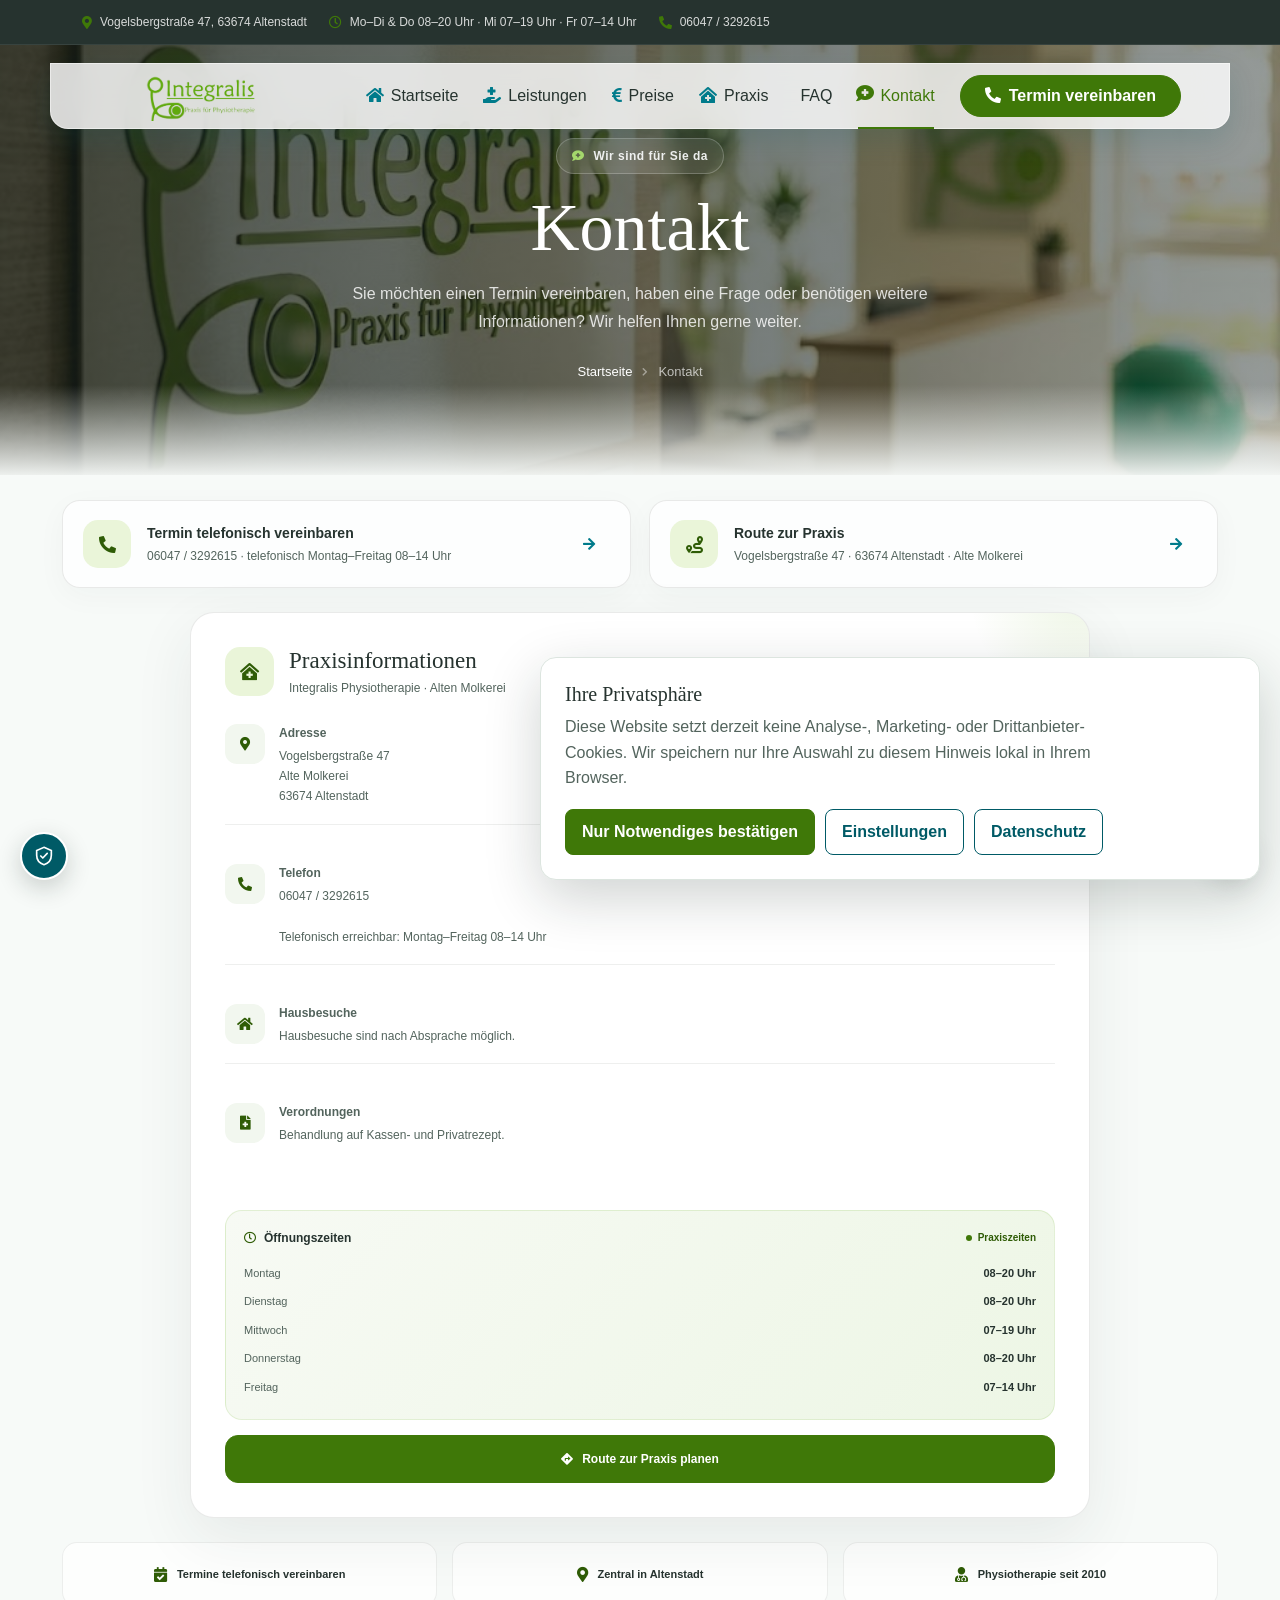
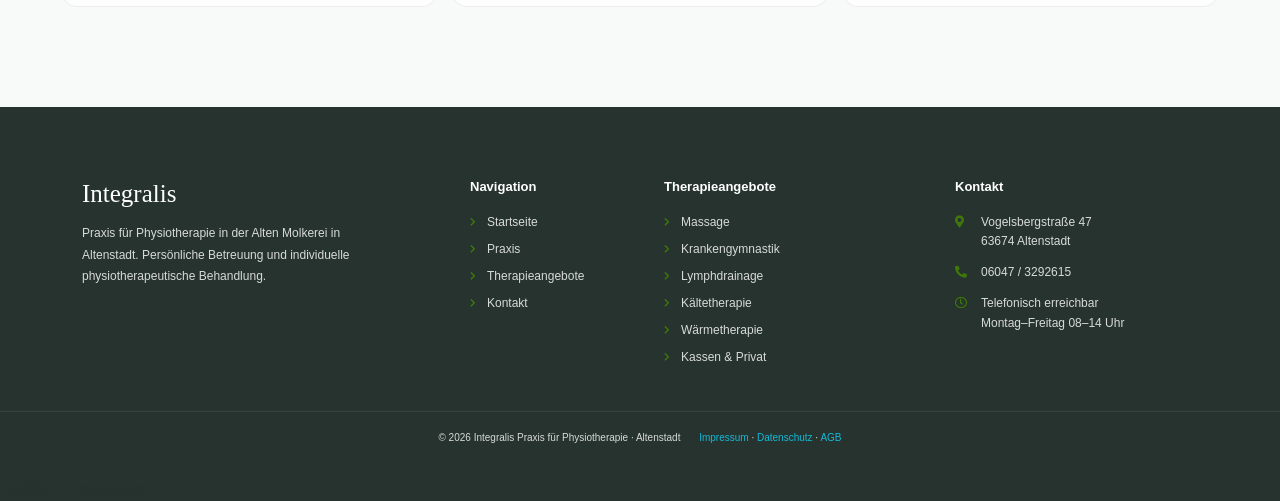
<file: contact.html>
<!doctype html>
<html lang="de">
  <head>
    <meta charset="utf-8" />

    <title>Kontakt – Integralis Physiotherapie Altenstadt</title>

    <meta name="viewport" content="width=device-width, initial-scale=1.0" />
    <meta http-equiv="Content-Security-Policy" content="default-src 'self'; base-uri 'self'; object-src 'none'; form-action 'self'; script-src 'self' 'unsafe-inline'; style-src 'self' 'unsafe-inline'; img-src 'self' data:; font-src 'self' data:; media-src 'self'; connect-src 'self'" />
    <meta name="referrer" content="strict-origin-when-cross-origin" />

    <meta
      name="description"
      content="Kontakt zur Integralis Praxis für Physiotherapie in Altenstadt. Telefon, Öffnungszeiten und Anfahrt."
    />

    <meta
      name="keywords"
      content="Physiotherapie Altenstadt, Integralis Physiotherapie, Physiotherapie Kontakt, Krankengymnastik Altenstadt, Massage Altenstadt"
    />

    <!-- =========================================================
       GOOGLE FONTS
  ========================================================== -->

    <!-- =========================================================
       ICONS
  ========================================================== -->
    <link
      rel="stylesheet"
      href="vendor/fontawesome/css/all.css"
    />

    <link
      href="vendor/bootstrap-icons/bootstrap-icons.css"
      rel="stylesheet"
    />

    <!-- =========================================================
       LIBRARIES
  ========================================================== -->
    <link href="lib/animate/animate.min.css" rel="stylesheet" />
    <link href="lib/owlcarousel/assets/owl.carousel.min.css" rel="stylesheet" />

    <!-- =========================================================
       BOOTSTRAP
  ========================================================== -->
    <link href="css/bootstrap.min.css" rel="stylesheet" />

    <!-- =========================================================
       GLOBAL STYLE
  ========================================================== -->
    <link href="css/style.css" rel="stylesheet" />
    <link href="css/compliance.css" rel="stylesheet" />

    <!-- =========================================================
       CONTACT PAGE STYLE
       Nur für diese Seite
  ========================================================== -->
    <style>
      /* =========================================================
       ROOT / VARIABLES
    ========================================================== */

      :root {
        --integralis-green: #3f7808;
        --integralis-green-dark: #2f5c06;
        --integralis-green-light: #eaf5d9;
        --integralis-teal: #007b8b;

        --contact-bg: #f7faf8;
        --contact-dark: #26332f;
        --contact-muted: #53645d;

        --contact-white: #ffffff;
        --contact-border: rgba(38, 51, 47, 0.1);

        --contact-shadow: 0 20px 60px rgba(38, 51, 47, 0.08);

        --contact-radius: 24px;
      }

      /* =========================================================
       GENERAL
    ========================================================== */

      body {
        font-family: "Open Sans", sans-serif;
        color: var(--contact-dark);
        background: var(--contact-white);
      }

      h1,
      h2,
      h3,
      h4 {
        font-family: "Playfair Display", serif;
      }

      a {
        transition:
          color 0.25s ease,
          background 0.25s ease,
          border-color 0.25s ease,
          transform 0.25s ease,
          box-shadow 0.25s ease;
      }

      /* =========================================================
       TOPBAR
    ========================================================== */

      .contact-topbar {
        background: var(--contact-dark);
        color: #ffffff;
        border-bottom: 1px solid rgba(255, 255, 255, 0.08);
      }

      .contact-topbar-inner {
        min-height: 44px;
        display: flex;
        align-items: center;
        justify-content: space-between;
        gap: 25px;
      }

      .contact-topbar-info {
        display: flex;
        align-items: center;
        flex-wrap: wrap;
        gap: 22px;
        font-size: 12px;
      }

      .contact-topbar-item {
        display: inline-flex;
        align-items: center;
        gap: 8px;
        color: rgba(255, 255, 255, 0.82);
        text-decoration: none;
        white-space: nowrap;
      }

      .contact-topbar-item i {
        color: var(--integralis-green);
        font-size: 13px;
      }

      .contact-topbar-item:hover {
        color: #ffffff;
      }

      /* =========================================================
       NAVIGATION
    ========================================================== */

      .contact-navbar {
        position: relative;
        z-index: 1000;
        background: rgba(255, 255, 255, 0.96) !important;
        backdrop-filter: blur(18px);
        -webkit-backdrop-filter: blur(18px);

        border-bottom: 1px solid rgba(38, 51, 47, 0.07);

        box-shadow: 0 8px 30px rgba(38, 51, 47, 0.04);
      }

      .contact-navbar .navbar-brand {
        display: flex;
        align-items: center;
      }

      .contact-navbar .integralis-logo {
        width: 175px;
        height: auto;
        max-height: 54px;
        object-fit: contain;
      }

      .contact-navbar .navbar-nav {
        align-items: center;
        gap: 5px;
      }

      .contact-navbar .nav-link {
        position: relative;

        padding: 10px 15px !important;

        color: var(--contact-dark) !important;

        font-size: 14px;
        font-weight: 600;
      }

      .contact-navbar .nav-link::after {
        content: "";

        position: absolute;
        left: 15px;
        right: 15px;
        bottom: 4px;

        height: 2px;

        background: var(--integralis-green);

        transform: scaleX(0);
        transform-origin: center;

        transition: transform 0.25s ease;
      }

      .contact-navbar .nav-link:hover::after,
      .contact-navbar .nav-link.active::after {
        transform: scaleX(1);
      }

      .contact-navbar .nav-link.active {
        color: var(--integralis-green-dark) !important;
      }

      .contact-nav-button {
        display: inline-flex;
        align-items: center;
        justify-content: center;
        gap: 8px;

        margin-left: 20px;

        min-height: 45px;

        padding: 0 21px;

        border-radius: 50px;

        background: var(--integralis-green);
        border: 1px solid var(--integralis-green);

        color: #ffffff !important;

        font-size: 13px;
        font-weight: 700;

        text-decoration: none;

        box-shadow: 0 8px 22px rgba(95, 171, 11, 0.2);
      }

      .contact-nav-button:hover {
        background: var(--integralis-green-dark);
        border-color: var(--integralis-green-dark);
        color: #ffffff !important;
        transform: translateY(-2px);
      }

      /* =========================================================
       HERO
    ========================================================== */

      .contact-hero {
        position: relative;

        min-height: 430px;

        display: flex;
        align-items: center;

        background:
          linear-gradient(
            90deg,
            rgba(20, 31, 27, 0.76),
            rgba(20, 31, 27, 0.45)
          ),
          url("img/external/9e1cda16778192f5.jpg")
            center center / cover no-repeat;
      }

      .contact-hero::after {
        content: "";

        position: absolute;
        left: 0;
        right: 0;
        bottom: 0;

        height: 90px;

        background: linear-gradient(
          to bottom,
          transparent,
          rgba(247, 250, 248, 0.95)
        );

        pointer-events: none;
      }

      .contact-hero-content {
        position: relative;
        z-index: 2;

        max-width: 760px;

        margin: 0 auto;

        text-align: center;
      }

      .contact-hero-label {
        display: inline-flex;
        align-items: center;
        gap: 9px;

        margin-bottom: 18px;

        padding: 8px 15px;

        border: 1px solid rgba(255, 255, 255, 0.22);
        border-radius: 50px;

        background: rgba(255, 255, 255, 0.1);

        backdrop-filter: blur(12px);
        -webkit-backdrop-filter: blur(12px);

        color: rgba(255, 255, 255, 0.92);

        font-size: 12px;
        font-weight: 600;
        letter-spacing: 0.04em;
      }

      .contact-hero-label i {
        color: #a8db6d;
      }

      .contact-hero h1 {
        margin: 0 0 16px;

        color: #ffffff;

        font-size: clamp(42px, 6vw, 68px);
        line-height: 1.05;
        font-weight: 500;
      }

      .contact-hero-text {
        max-width: 600px;

        margin: 0 auto;

        color: rgba(255, 255, 255, 0.82);

        font-size: 16px;
        line-height: 1.8;
      }

      .contact-breadcrumb {
        display: flex;
        align-items: center;
        justify-content: center;
        gap: 10px;

        margin-top: 25px;

        color: rgba(255, 255, 255, 0.68);

        font-size: 13px;
      }

      .contact-breadcrumb a {
        color: #ffffff;
        text-decoration: none;
      }

      .contact-breadcrumb a:hover {
        color: #a8db6d;
      }

      .contact-breadcrumb i {
        font-size: 9px;
        opacity: 0.65;
      }

      /* =========================================================
       MAIN CONTACT SECTION
    ========================================================== */

      .contact-main {
        position: relative;

        padding: 25px 0 100px;

        background: var(--contact-bg);
      }

      .contact-main-container {
        max-width: 1180px;
      }

      /* =========================================================
       INTRO
    ========================================================== */

      .contact-intro {
        max-width: 760px;

        margin: 0 auto 48px;

        text-align: center;
      }

      .contact-eyebrow {
        display: inline-flex;
        align-items: center;
        gap: 9px;

        margin: 0 0 13px;

        color: var(--integralis-green-dark);

        font-size: 12px;
        font-weight: 700;

        letter-spacing: 0.09em;
        text-transform: uppercase;
      }

      .contact-eyebrow::before,
      .contact-eyebrow::after {
        content: "";

        width: 28px;
        height: 1px;

        background: rgba(63, 120, 8, 0.35);
      }

      .contact-intro h2 {
        margin: 0 0 14px;

        color: var(--contact-dark);

        font-size: clamp(32px, 4vw, 45px);
        line-height: 1.15;
        font-weight: 500;
      }

      .contact-intro p {
        max-width: 630px;

        margin: 0 auto;

        color: var(--contact-muted);

        font-size: 15px;
        line-height: 1.8;
      }

      /* =========================================================
       QUICK ACTIONS
    ========================================================== */

      .contact-actions {
        display: grid;
        grid-template-columns: repeat(2, minmax(0, 1fr));

        gap: 18px;

        margin-bottom: 24px;
      }

      .contact-action {
        display: flex;
        align-items: center;
        gap: 16px;

        min-height: 88px;

        padding: 17px 20px;

        border: 1px solid var(--contact-border);
        border-radius: 18px;

        background: rgba(255, 255, 255, 0.78);

        box-shadow: 0 8px 30px rgba(38, 51, 47, 0.035);

        text-decoration: none;
      }

      .contact-action:hover {
        transform: translateY(-3px);

        border-color: rgba(95, 171, 11, 0.25);

        background: #ffffff;

        box-shadow: 0 16px 40px rgba(38, 51, 47, 0.08);
      }

      .contact-action-icon {
        flex: 0 0 48px;

        width: 48px;
        height: 48px;

        display: flex;
        align-items: center;
        justify-content: center;

        border-radius: 15px;

        background: var(--integralis-green-light);

        color: var(--integralis-green-dark);

        font-size: 17px;
      }

      .contact-action-content {
        min-width: 0;
        flex: 1;
      }

      .contact-action-title {
        display: block;

        margin-bottom: 3px;

        color: var(--contact-dark);

        font-size: 14px;
        font-weight: 700;
      }

      .contact-action-text {
        display: block;

        color: var(--contact-muted);

        font-size: 12px;
        line-height: 1.5;
      }

      .contact-action-arrow {
        flex: 0 0 auto;

        color: var(--integralis-green);

        font-size: 13px;
      }

      /* =========================================================
       CONTACT GRID
       Symmetrisch: Formular + Informationen
    ========================================================== */

      .contact-grid {
        display: grid;
        grid-template-columns: 1fr;
        gap: 24px;
        align-items: stretch;
      }

      .contact-grid-single {
        max-width: 900px;
        margin: 0 auto;
      }

      /* =========================================================
       PANELS
    ========================================================== */

      .contact-panel {
        position: relative;

        height: 100%;

        padding: 34px;

        border: 1px solid var(--contact-border);
        border-radius: var(--contact-radius);

        background: #ffffff;

        box-shadow: var(--contact-shadow);

        overflow: hidden;
      }

      .contact-panel::before {
        content: "";

        position: absolute;

        width: 220px;
        height: 220px;

        top: -125px;
        right: -100px;

        border-radius: 50%;

        background: radial-gradient(
          circle,
          rgba(95, 171, 11, 0.1),
          transparent 70%
        );

        pointer-events: none;
      }

      /* =========================================================
       PANEL HEADER
    ========================================================== */

      .contact-panel-header {
        position: relative;
        z-index: 2;

        display: flex;
        align-items: center;
        gap: 15px;

        margin-bottom: 27px;
      }

      .contact-panel-header-icon {
        flex: 0 0 49px;

        width: 49px;
        height: 49px;

        display: flex;
        align-items: center;
        justify-content: center;

        border-radius: 15px;

        background: var(--integralis-green-light);

        color: var(--integralis-green-dark);

        font-size: 17px;
      }

      .contact-panel-header h3 {
        margin: 0 0 4px;

        color: var(--contact-dark);

        font-size: 23px;
        line-height: 1.2;
        font-weight: 500;
      }

      .contact-panel-header p {
        margin: 0;

        color: var(--contact-muted);

        font-size: 12px;
        line-height: 1.5;
      }

      /* =========================================================
       INFORMATION PANEL
    ========================================================== */

      .contact-info-panel {
        display: flex;
        flex-direction: column;
      }

      .contact-info-list {
        display: flex;
        flex-direction: column;

        gap: 0;

        margin-bottom: 25px;
      }

      .contact-info-item {
        display: flex;
        align-items: flex-start;
        gap: 14px;

        padding: 17px 0;

        border-bottom: 1px solid rgba(38, 51, 47, 0.08);
      }

      .contact-info-item:first-child {
        padding-top: 0;
      }

      .contact-info-item:last-child {
        border-bottom: 0;
      }

      .contact-info-icon {
        flex: 0 0 40px;

        width: 40px;
        height: 40px;

        display: flex;
        align-items: center;
        justify-content: center;

        border-radius: 12px;

        background: #f2f7ef;

        color: var(--integralis-green-dark);

        font-size: 14px;
      }

      .contact-info-content {
        min-width: 0;
        flex: 1;
      }

      .contact-info-label {
        display: block;

        margin-bottom: 4px;

        color: var(--contact-dark);

        font-size: 12px;
        font-weight: 700;
      }

      .contact-info-value,
      .contact-info-value a {
        color: var(--contact-muted);

        font-size: 12px;
        line-height: 1.7;

        text-decoration: none;
      }

      .contact-info-value a:hover {
        color: var(--integralis-green-dark);
      }

      /* =========================================================
       OPENING HOURS
    ========================================================== */

      .contact-hours {
        margin-top: auto;

        padding: 18px;

        border: 1px solid rgba(95, 171, 11, 0.13);
        border-radius: 17px;

        background: linear-gradient(135deg, #f7faf4, #edf6e5);
      }

      .contact-hours-header {
        display: flex;
        align-items: center;
        justify-content: space-between;

        margin-bottom: 12px;
      }

      .contact-hours-title {
        display: flex;
        align-items: center;
        gap: 8px;

        color: var(--contact-dark);

        font-size: 12px;
        font-weight: 700;
      }

      .contact-hours-title i {
        color: var(--integralis-green-dark);
      }

      .contact-hours-status {
        display: inline-flex;
        align-items: center;
        gap: 6px;

        color: var(--integralis-green-dark);

        font-size: 10px;
        font-weight: 700;
      }

      .contact-hours-status::before {
        content: "";

        width: 6px;
        height: 6px;

        border-radius: 50%;

        background: var(--integralis-green);
      }

      .contact-hours-row {
        display: flex;
        align-items: center;
        justify-content: space-between;

        padding: 6px 0;

        color: var(--contact-muted);

        font-size: 11px;
      }

      .contact-hours-row strong {
        color: var(--contact-dark);

        font-weight: 700;
      }

      /* =========================================================
       ROUTE BUTTON
    ========================================================== */

      .contact-route {
        display: flex;
        align-items: center;
        justify-content: center;
        gap: 9px;

        min-height: 48px;

        margin-top: 15px;

        border: 1px solid var(--integralis-green);
        border-radius: 13px;

        background: var(--integralis-green);

        color: #ffffff;

        font-size: 12px;
        font-weight: 700;

        text-decoration: none;
      }

      .contact-route:hover {
        background: var(--integralis-green-dark);
        border-color: var(--integralis-green-dark);

        color: #ffffff;

        transform: translateY(-2px);
      }

      /* =========================================================
       TRUST STRIP
    ========================================================== */

      .contact-trust {
        display: grid;

        grid-template-columns: repeat(3, minmax(0, 1fr));

        gap: 15px;

        margin-top: 24px;
      }

      .contact-trust-item {
        display: flex;
        align-items: center;
        justify-content: center;
        gap: 10px;

        min-height: 65px;

        padding: 12px 15px;

        border: 1px solid rgba(38, 51, 47, 0.08);
        border-radius: 15px;

        background: rgba(255, 255, 255, 0.7);

        text-align: center;
      }

      .contact-trust-item i {
        color: var(--integralis-green-dark);

        font-size: 15px;
      }

      .contact-trust-item span {
        color: var(--contact-dark);

        font-size: 11px;
        font-weight: 700;
      }

      /* =========================================================
       FOOTER
    ========================================================== */

      .contact-footer {
        background: var(--contact-dark);
      }

      .contact-footer-main {
        padding: 72px 0 45px;
      }

      .contact-footer-brand {
        max-width: 290px;
      }

      .contact-footer-brand h3 {
        margin: 0 0 14px;

        color: #ffffff;

        font-size: 25px;
        font-weight: 500;
      }

      .contact-footer-brand p {
        margin: 0;

        color: rgba(255, 255, 255, 0.82);

        font-size: 12px;
        line-height: 1.8;
      }

      .contact-footer-title {
        margin: 0 0 18px;

        color: #ffffff;

        font-family: "Open Sans", sans-serif;

        font-size: 13px;
        font-weight: 700;
      }

      .contact-footer-links {
        display: flex;
        flex-direction: column;
        gap: 9px;
      }

      .contact-footer-links a {
        display: inline-flex;
        align-items: center;

        color: rgba(255, 255, 255, 0.82);

        font-size: 12px;

        text-decoration: none;
      }

      .contact-footer-links a i {
        width: 17px;

        color: var(--integralis-green);

        font-size: 9px;
      }

      .contact-footer-links a:hover {
        color: #ffffff;

        transform: translateX(3px);
      }

      .contact-footer-contact {
        display: flex;
        flex-direction: column;
        gap: 12px;
      }

      .contact-footer-contact-item {
        display: flex;
        align-items: flex-start;
        gap: 10px;

        color: rgba(255, 255, 255, 0.82);

        font-size: 12px;
        line-height: 1.6;

        text-decoration: none;
      }

      .contact-footer-contact-item i {
        flex: 0 0 16px;

        margin-top: 3px;

        color: var(--integralis-green);
      }

      .contact-footer-contact-item:hover {
        color: #ffffff;
      }

      .contact-footer-bottom {
        padding: 18px 0;

        border-top: 1px solid rgba(255, 255, 255, 0.08);

        color: rgba(255, 255, 255, 0.82);

        font-size: 10px;
        text-align: center;
      }

      /* =========================================================
       BACK TO TOP
    ========================================================== */

      .contact-back-top {
        position: fixed;

        right: 25px;
        bottom: 25px;

        z-index: 999;

        width: 44px;
        height: 44px;

        display: flex;
        align-items: center;
        justify-content: center;

        border: 1px solid rgba(255, 255, 255, 0.12);
        border-radius: 50%;

        background: var(--integralis-green);

        color: #ffffff;

        text-decoration: none;

        box-shadow: 0 10px 25px rgba(38, 51, 47, 0.16);
      }

      .contact-back-top:hover {
        background: var(--integralis-green-dark);
        color: #ffffff;

        transform: translateY(-3px);
      }

      /* =========================================================
       TABLET
    ========================================================== */

      @media (max-width: 991.98px) {
        .contact-navbar .navbar-collapse {
          padding: 18px 0 8px;
        }

        .contact-navbar .navbar-nav {
          align-items: stretch;
        }

        .contact-navbar .nav-link {
          padding: 10px 5px !important;
        }

        .contact-navbar .nav-link::after {
          left: 5px;
          right: auto;
          width: 28px;
        }

        .contact-nav-button {
          margin: 12px 0 0;
          width: 100%;
        }

        .contact-hero {
          min-height: 390px;
        }

        .contact-panel {
          height: auto;
        }

        .contact-info-list {
          margin-bottom: 22px;
        }

        .contact-trust {
          grid-template-columns: repeat(3, 1fr);
        }

        .contact-footer-main {
          padding: 55px 0 35px;
        }
      }

      /* =========================================================
       MOBILE
    ========================================================== */

      @media (max-width: 767.98px) {
        .contact-topbar {
          display: none;
        }

        .contact-navbar {
          padding: 11px 18px !important;
        }

        .contact-navbar .integralis-logo {
          width: 145px;
        }

        .contact-hero {
          min-height: 350px;
        }

        .contact-hero h1 {
          font-size: 42px;
        }

        .contact-hero-text {
          font-size: 13px;
          line-height: 1.7;
        }

        .contact-main {
          padding: 10px 0 70px;
        }

        .contact-intro {
          margin-bottom: 32px;
        }

        .contact-intro h2 {
          font-size: 32px;
        }

        .contact-intro p {
          font-size: 13px;
        }

        .contact-actions {
          grid-template-columns: 1fr;

          gap: 11px;

          margin-bottom: 15px;
        }

        .contact-action {
          min-height: 76px;

          padding: 13px 15px;
        }

        .contact-action-icon {
          width: 43px;
          height: 43px;

          flex-basis: 43px;

          border-radius: 13px;
        }

        .contact-grid {
          gap: 15px;
        }

        .contact-panel {
          padding: 23px 18px;

          border-radius: 19px;
        }

        .contact-panel-header {
          margin-bottom: 22px;
        }

        .contact-panel-header-icon {
          width: 43px;
          height: 43px;

          flex-basis: 43px;

          border-radius: 13px;
        }

        .contact-panel-header h3 {
          font-size: 20px;
        }

        .contact-trust {
          grid-template-columns: 1fr;

          gap: 9px;
        }

        .contact-trust-item {
          min-height: 57px;
        }

        .contact-footer-main {
          padding: 48px 0 30px;
        }

        .contact-footer-brand {
          max-width: none;
        }

        .contact-footer-title {
          margin-bottom: 12px;
        }

        .contact-back-top {
          right: 16px;
          bottom: 16px;

          width: 40px;
          height: 40px;
        }
      }

      /* =========================================================
       SMALL MOBILE
    ========================================================== */

      @media (max-width: 420px) {
        .contact-hero {
          min-height: 320px;
        }

        .contact-hero h1 {
          font-size: 37px;
        }

        .contact-hero-label {
          font-size: 10px;
        }

        .contact-panel {
          padding: 21px 15px;
        }

        .contact-hours {
          padding: 15px;
        }
      }

      /* =========================================================
       REDUCED MOTION
    ========================================================== */

      @media (prefers-reduced-motion: reduce) {
        *,
        *::before,
        *::after {
          scroll-behavior: auto !important;
          transition-duration: 0.01ms !important;
          animation-duration: 0.01ms !important;
          animation-iteration-count: 1 !important;
        }
      }
    </style>
  </head>

  <body>
    <!-- =========================================================
       SPINNER
  ========================================================== -->

    <div
      id="spinner"
      class="show bg-white position-fixed translate-middle w-100 vh-100 top-50 start-50 d-flex align-items-center justify-content-center"
      style="z-index: 9999"
    >
      <div
        class="spinner-border"
        style="width: 2.8rem; height: 2.8rem; color: #3f7808"
        role="status"
      >
        <span class="visually-hidden">Laden...</span>
      </div>
    </div>

    <!-- =========================================================
       TOPBAR
  ========================================================== -->

    <div class="contact-topbar">
      <div class="container">
        <div class="contact-topbar-inner">
          <div class="contact-topbar-info">
            <a
              href="https://maps.app.goo.gl/jH27DJKspQsaCZB79"
              target="_blank"
              rel="noopener"
              class="contact-topbar-item"
            >
              <i class="fas fa-map-marker-alt"></i>
              Vogelsbergstraße 47, 63674 Altenstadt
            </a>

            <span class="contact-topbar-item">
              <i class="far fa-clock"></i>
              Mo–Di & Do 08–20 Uhr · Mi 07–19 Uhr · Fr 07–14 Uhr
            </span>

            <a href="tel:+4960473292615" class="contact-topbar-item">
              <i class="fas fa-phone-alt"></i>
              06047 / 3292615
            </a>
          </div>
        </div>
      </div>
    </div>

    <!-- Navbar & Hero Start -->
    <div class="container-fluid position-relative p-0">
      <nav
        class="navbar navbar-expand-lg navbar-light bg-white px-4 px-lg-5 py-3 py-lg-0"
      >
        <a href="index.html" class="navbar-brand p-0">
          <img
            class="integralis-logo"
            src="img/external/0df73046d55521bf.png"
            alt="Integralis Praxis für Physiotherapie"
          />
        </a>
        <button
          class="navbar-toggler"
          type="button"
          data-bs-toggle="collapse"
          data-bs-target="#navbarCollapse"
        >
          <span class="fa fa-bars"></span>
        </button>
        <div class="collapse navbar-collapse" id="navbarCollapse">
          <div class="navbar-nav ms-auto py-0">
            <a href="index.html" class="nav-item nav-link">Startseite</a>
            <a href="about.html" class="nav-item nav-link active">Praxis</a>
            <a href="service.html" class="nav-item nav-link"
              >Therapieangebote</a
            >
            <a href="contact.html" class="nav-item nav-link">Kontakt</a>
          </div>
          <a
            href="tel:+4960473292615"
            class="btn btn-primary rounded-pill text-white py-2 px-4 flex-wrap flex-sm-shrink-0"
            >Termin vereinbaren</a
          >
        </div>
      </nav>
    </div>
    <!-- Navbar End -->

    <!-- =========================================================
       HERO
  ========================================================== -->

    <header class="contact-hero">
      <div class="container">
        <div class="contact-hero-content wow fadeInUp">
          <div class="contact-hero-label">
            <i class="fas fa-comment-medical"></i>
            Wir sind für Sie da
          </div>

          <h1>Kontakt</h1>

          <p class="contact-hero-text">
            Sie möchten einen Termin vereinbaren, haben eine Frage oder
            benötigen weitere Informationen? Wir helfen Ihnen gerne weiter.
          </p>

          <div class="contact-breadcrumb">
            <a href="index.html"> Startseite </a>

            <i class="fas fa-chevron-right"></i>

            <span> Kontakt </span>
          </div>
        </div>
      </div>
    </header>

    <!-- =========================================================
       CONTACT MAIN
  ========================================================== -->

    <main class="contact-main">
      <div class="container contact-main-container">
        <!-- =====================================================
           INTRO
      ====================================================== -->

        <!-- =====================================================
           CONTACT ACTIONS
        ====================================================== -->

        <div class="contact-actions wow fadeInUp" data-wow-delay="0.15s">
          <!-- TELEFON -->

          <a href="tel:+4960473292615" class="contact-action">
            <div class="contact-action-icon">
              <i class="fas fa-phone-alt"></i>
            </div>

            <div class="contact-action-content">
              <span class="contact-action-title"
                >Termin telefonisch vereinbaren</span
              >

              <span class="contact-action-text">
                06047 / 3292615 · telefonisch Montag–Freitag 08–14 Uhr
              </span>
            </div>

            <i class="fas fa-arrow-right contact-action-arrow"></i>
          </a>

          <!-- ROUTE -->

          <a
            href="https://maps.app.goo.gl/jH27DJKspQsaCZB79"
            target="_blank"
            rel="noopener"
            class="contact-action"
          >
            <div class="contact-action-icon">
              <i class="fas fa-route"></i>
            </div>

            <div class="contact-action-content">
              <span class="contact-action-title">Route zur Praxis</span>

              <span class="contact-action-text">
                Vogelsbergstraße 47 · 63674 Altenstadt · Alte Molkerei
              </span>
            </div>

            <i class="fas fa-arrow-right contact-action-arrow"></i>
          </a>
        </div>

        <!-- =====================================================
           INFORMATION
        ====================================================== -->

        <div class="contact-grid contact-grid-single">
          <section
            class="contact-panel contact-info-panel wow fadeInUp"
            data-wow-delay="0.2s"
          >
            <div class="contact-panel-header">
              <div class="contact-panel-header-icon">
                <i class="fas fa-clinic-medical"></i>
              </div>

              <div>
                <h3>Praxisinformationen</h3>
                <p>Integralis Physiotherapie · Alten Molkerei</p>
              </div>
            </div>

            <!-- INFORMATION LIST -->

            <div class="contact-info-list">
              <!-- ADDRESS -->

              <div class="contact-info-item">
                <div class="contact-info-icon">
                  <i class="fas fa-map-marker-alt"></i>
                </div>

                <div class="contact-info-content">
                  <span class="contact-info-label">Adresse</span>

                  <span class="contact-info-value">
                    Vogelsbergstraße 47<br />
                    Alte Molkerei<br />
                    63674 Altenstadt
                  </span>
                </div>
              </div>

              <!-- PHONE -->

              <div class="contact-info-item">
                <div class="contact-info-icon">
                  <i class="fas fa-phone-alt"></i>
                </div>

                <div class="contact-info-content">
                  <span class="contact-info-label">Telefon</span>

                  <span class="contact-info-value">
                    <a href="tel:+4960473292615">06047 / 3292615</a>
                    <br />
                    Telefonisch erreichbar: Montag–Freitag 08–14 Uhr
                  </span>
                </div>
              </div>

              <!-- HOME VISITS -->

              <div class="contact-info-item">
                <div class="contact-info-icon">
                  <i class="fas fa-home"></i>
                </div>

                <div class="contact-info-content">
                  <span class="contact-info-label">Hausbesuche</span>

                  <span class="contact-info-value">
                    Hausbesuche sind nach Absprache möglich.
                  </span>
                </div>
              </div>

              <!-- PRESCRIPTIONS -->

              <div class="contact-info-item">
                <div class="contact-info-icon">
                  <i class="fas fa-file-medical"></i>
                </div>

                <div class="contact-info-content">
                  <span class="contact-info-label">Verordnungen</span>

                  <span class="contact-info-value">
                    Behandlung auf Kassen- und Privatrezept.
                  </span>
                </div>
              </div>
            </div>

            <!-- OPENING HOURS -->

            <div class="contact-hours">
              <div class="contact-hours-header">
                <div class="contact-hours-title">
                  <i class="far fa-clock"></i>
                  Öffnungszeiten
                </div>

                <div class="contact-hours-status">Praxiszeiten</div>
              </div>

              <div class="contact-hours-row">
                <span>Montag</span>
                <strong>08–20 Uhr</strong>
              </div>

              <div class="contact-hours-row">
                <span>Dienstag</span>
                <strong>08–20 Uhr</strong>
              </div>

              <div class="contact-hours-row">
                <span>Mittwoch</span>
                <strong>07–19 Uhr</strong>
              </div>

              <div class="contact-hours-row">
                <span>Donnerstag</span>
                <strong>08–20 Uhr</strong>
              </div>

              <div class="contact-hours-row">
                <span>Freitag</span>
                <strong>07–14 Uhr</strong>
              </div>
            </div>

            <!-- ROUTE -->

            <a
              href="https://maps.app.goo.gl/jH27DJKspQsaCZB79"
              target="_blank"
              rel="noopener"
              class="contact-route"
            >
              <i class="fas fa-directions"></i>
              Route zur Praxis planen
            </a>
          </section>
        </div>

        <!-- =====================================================
           TRUST STRIP
      ====================================================== -->

        <div class="contact-trust wow fadeInUp" data-wow-delay="0.3s">
          <div class="contact-trust-item">
            <i class="fas fa-calendar-check"></i>

            <span> Termine telefonisch vereinbaren </span>
          </div>

          <div class="contact-trust-item">
            <i class="fas fa-map-marker-alt"></i>

            <span> Zentral in Altenstadt </span>
          </div>

          <div class="contact-trust-item">
            <i class="fas fa-user-md"></i>

            <span> Physiotherapie seit 2010 </span>
          </div>
        </div>
      </div>
    </main>

    <!-- =========================================================
       FOOTER
  ========================================================== -->

    <footer class="contact-footer">
      <div class="contact-footer-main">
        <div class="container">
          <div class="row g-5">
            <!-- BRAND -->

            <div class="col-lg-4 col-md-6">
              <div class="contact-footer-brand">
                <h3>Integralis</h3>

                <p>
                  Praxis für Physiotherapie in der Alten Molkerei in Altenstadt.
                  Persönliche Betreuung und individuelle physiotherapeutische
                  Behandlung.
                </p>
              </div>
            </div>

            <!-- NAVIGATION -->

            <div class="col-lg-2 col-md-6">
              <h4 class="contact-footer-title">Navigation</h4>

              <div class="contact-footer-links">
                <a href="index.html">
                  <i class="fas fa-chevron-right"></i>
                  Startseite
                </a>

                <a href="about.html">
                  <i class="fas fa-chevron-right"></i>
                  Praxis
                </a>

                <a href="service.html">
                  <i class="fas fa-chevron-right"></i>
                  Therapieangebote
                </a>

                <a href="contact.html">
                  <i class="fas fa-chevron-right"></i>
                  Kontakt
                </a>
              </div>
            </div>

            <!-- THERAPIE -->

            <div class="col-lg-3 col-md-6">
              <h4 class="contact-footer-title">Therapieangebote</h4>

              <div class="contact-footer-links">
                <a href="service.html">
                  <i class="fas fa-chevron-right"></i>
                  Massage
                </a>

                <a href="service.html">
                  <i class="fas fa-chevron-right"></i>
                  Krankengymnastik
                </a>

                <a href="service.html">
                  <i class="fas fa-chevron-right"></i>
                  Lymphdrainage
                </a>

                <a href="service.html">
                  <i class="fas fa-chevron-right"></i>
                  Kältetherapie
                </a>

                <a href="service.html">
                  <i class="fas fa-chevron-right"></i>
                  Wärmetherapie
                </a>

                <a href="service.html">
                  <i class="fas fa-chevron-right"></i>
                  Kassen & Privat
                </a>
              </div>
            </div>

            <!-- CONTACT -->

            <div class="col-lg-3 col-md-6">
              <h4 class="contact-footer-title">Kontakt</h4>

              <div class="contact-footer-contact">
                <a
                  href="https://maps.app.goo.gl/jH27DJKspQsaCZB79"
                  target="_blank"
                  rel="noopener"
                  class="contact-footer-contact-item"
                >
                  <i class="fas fa-map-marker-alt"></i>

                  <span>
                    Vogelsbergstraße 47<br />
                    63674 Altenstadt
                  </span>
                </a>

                <a
                  href="tel:+4960473292615"
                  class="contact-footer-contact-item"
                >
                  <i class="fas fa-phone-alt"></i>

                  <span> 06047 / 3292615 </span>
                </a>

                <div class="contact-footer-contact-item">
                  <i class="far fa-clock"></i>

                  <span>
                    Telefonisch erreichbar<br />
                    Montag–Freitag 08–14 Uhr
                  </span>
                </div>
              </div>
            </div>
          </div>
        </div>
      </div>

      <!-- FOOTER BOTTOM -->

      <div class="contact-footer-bottom">
        <div class="container">
          <div>
            © 2026 Integralis Praxis für Physiotherapie · Altenstadt
            <span class="ms-md-3">
              <a href="impressum.html">Impressum</a> ·
              <a href="datenschutz.html">Datenschutz</a> ·
              <a href="agb.html">AGB</a>
            </span>
          </div>
        </div>
      </div>
    </footer>

    <!-- =========================================================
       BACK TO TOP
  ========================================================== -->

    <a href="#" class="contact-back-top" aria-label="Nach oben">
      <i class="fas fa-arrow-up"></i>
    </a>

    <!-- =========================================================
       JAVASCRIPT LIBRARIES
  ========================================================== -->

    <script src="vendor/jquery.min.js"></script>

    <script src="vendor/bootstrap.bundle.min.js"></script>

    <script src="lib/wow/wow.min.js"></script>

    <script src="lib/easing/easing.min.js"></script>

    <script src="lib/waypoints/waypoints.min.js"></script>

    <script src="lib/owlcarousel/owl.carousel.min.js"></script>

    <script src="js/main.js?v=20261118"></script>
    <script src="js/compliance.js"></script>

    <!-- =========================================================
       CONTACT PAGE JAVASCRIPT
  ========================================================== -->

    <script>
      document.addEventListener("DOMContentLoaded", function () {
        /* =======================================================
         WOW ANIMATION
      ======================================================== */

        if (typeof WOW !== "undefined") {
          new WOW().init();
        }

        /* =======================================================
         BACK TO TOP
      ======================================================== */

        const backTop = document.querySelector(".contact-back-top");

        if (backTop) {
          backTop.addEventListener("click", function (event) {
            event.preventDefault();

            window.scrollTo({
              top: 0,
              behavior: "smooth",
            });
          });
        }

        /* =======================================================
         HIDE SPINNER
      ======================================================== */

        const spinner = document.getElementById("spinner");

        if (spinner) {
          setTimeout(function () {
            spinner.classList.remove("show");

            spinner.style.opacity = "0";
            spinner.style.pointerEvents = "none";

            setTimeout(function () {
              spinner.remove();
            }, 300);
          }, 250);
        }
      });
    </script>
  </body>
</html>
</file>
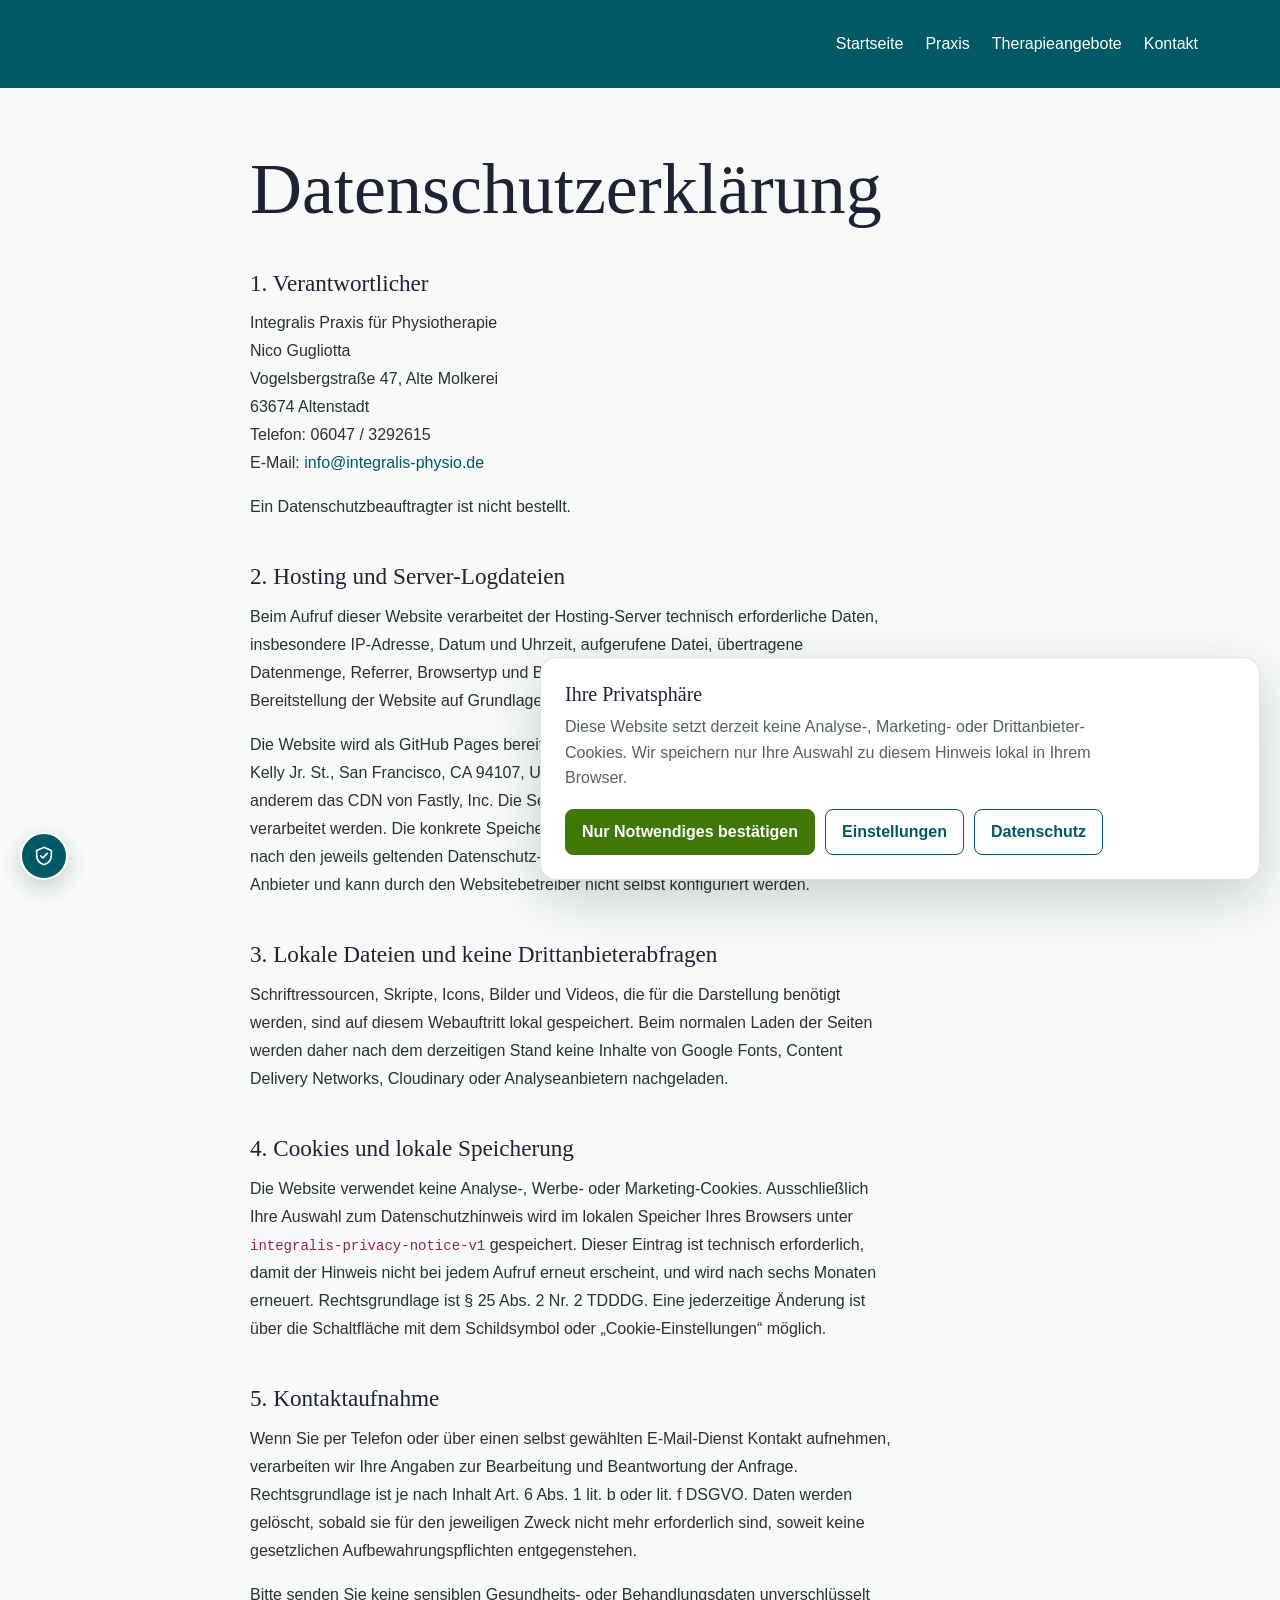
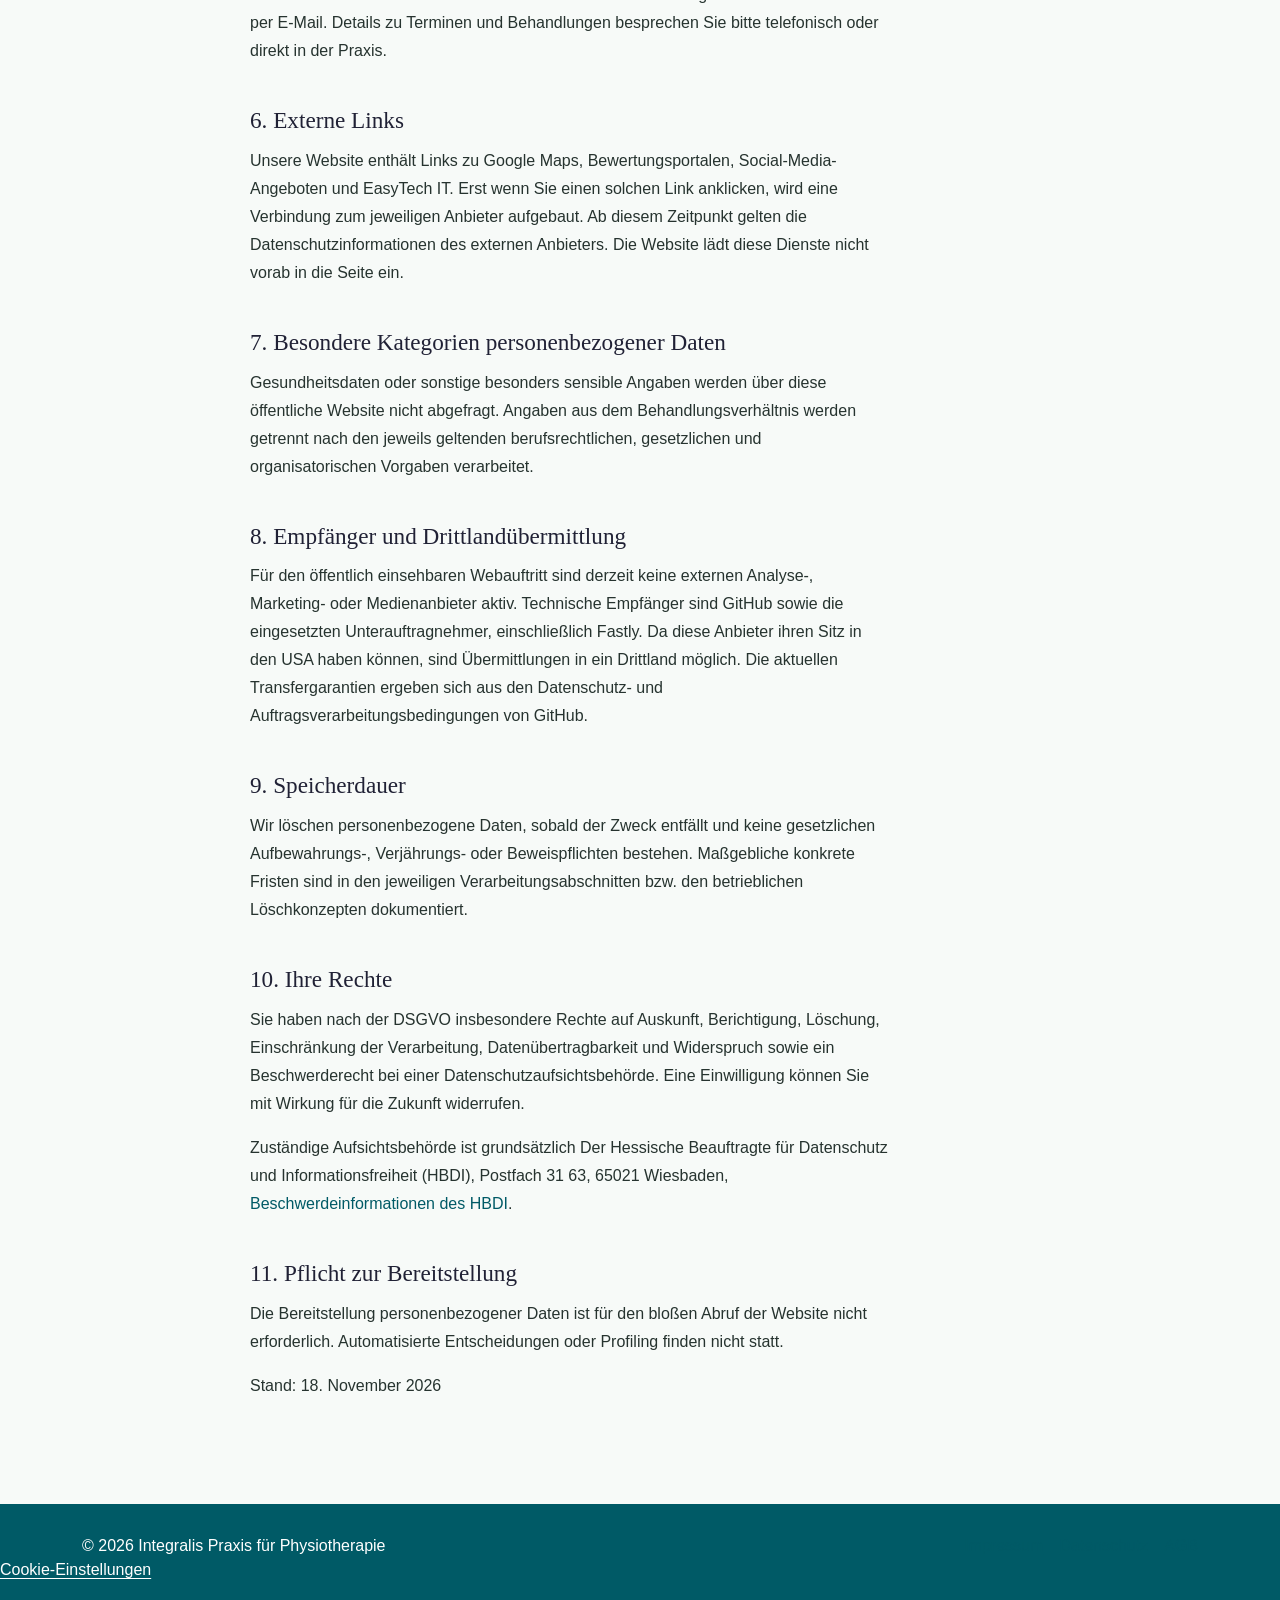
<file: datenschutz.html>
<!doctype html>
<html lang="de">
  <head>
    <meta charset="utf-8" />
    <meta name="viewport" content="width=device-width, initial-scale=1" />
    <meta http-equiv="Content-Security-Policy" content="default-src 'self'; base-uri 'self'; object-src 'none'; form-action 'self'; script-src 'self' 'unsafe-inline'; style-src 'self' 'unsafe-inline'; img-src 'self' data:; font-src 'self' data:; media-src 'self'; connect-src 'self'" />
    <meta name="referrer" content="strict-origin-when-cross-origin" />
    <meta
      name="description"
      content="Datenschutzerklärung der Integralis Praxis für Physiotherapie in Altenstadt."
    />
    <title>Datenschutz | Integralis Physiotherapie</title>
    <link href="css/bootstrap.min.css" rel="stylesheet" />
    <link href="css/compliance.css" rel="stylesheet" />
  </head>
  <body class="legal-page">
    <header class="legal-header">
      <nav class="container legal-nav" aria-label="Hauptnavigation">
        <a class="legal-brand" href="index.html">Integralis Physiotherapie</a>
        <div class="legal-nav__links">
          <a href="index.html">Startseite</a>
          <a href="about.html">Praxis</a>
          <a href="service.html">Therapieangebote</a>
          <a href="contact.html">Kontakt</a>
        </div>
      </nav>
    </header>

    <main class="legal-main container">
      <article class="legal-article">
        <h1>Datenschutzerklärung</h1>

        <h2>1. Verantwortlicher</h2>
        <address>
          Integralis Praxis für Physiotherapie<br />
          Nico Gugliotta<br />
          Vogelsbergstraße 47, Alte Molkerei<br />
          63674 Altenstadt<br />
          Telefon: 06047 / 3292615<br />
          E-Mail:
          <a href="mailto:info@integralis-physio.de"
            >info@integralis-physio.de</a
          >
        </address>
        <p>Ein Datenschutzbeauftragter ist nicht bestellt.</p>

        <h2>2. Hosting und Server-Logdateien</h2>
        <p>
          Beim Aufruf dieser Website verarbeitet der Hosting-Server technisch
          erforderliche Daten, insbesondere IP-Adresse, Datum und Uhrzeit,
          aufgerufene Datei, übertragene Datenmenge, Referrer, Browsertyp und
          Betriebssystem. Dies dient der sicheren Bereitstellung der Website
          auf Grundlage von Art. 6 Abs. 1 lit. f DSGVO.
        </p>
        <p>
          Die Website wird als GitHub Pages bereitgestellt. Anbieter ist die
          GitHub, Inc., 88 Colin P. Kelly Jr. St., San Francisco, CA 94107,
          USA. Für die Auslieferung nutzt GitHub unter anderem das CDN von
          Fastly, Inc. Die Server-Infrastruktur kann dabei auch in den USA
          verarbeitet werden. Die konkrete Speicherdauer der
          GitHub-/Fastly-Logdaten richtet sich nach den jeweils geltenden
          Datenschutz- und Auftragsverarbeitungsbedingungen der Anbieter und
          kann durch den Websitebetreiber nicht selbst konfiguriert werden.
        </p>

        <h2>3. Lokale Dateien und keine Drittanbieterabfragen</h2>
        <p>
          Schriftressourcen, Skripte, Icons, Bilder und Videos, die für die
          Darstellung benötigt werden, sind auf diesem Webauftritt lokal
          gespeichert. Beim normalen Laden der Seiten werden daher nach dem
          derzeitigen Stand keine Inhalte von Google Fonts, Content Delivery
          Networks, Cloudinary oder Analyseanbietern nachgeladen.
        </p>

        <h2>4. Cookies und lokale Speicherung</h2>
        <p>
          Die Website verwendet keine Analyse-, Werbe- oder
          Marketing-Cookies. Ausschließlich Ihre Auswahl zum Datenschutzhinweis
          wird im lokalen Speicher Ihres Browsers unter
          <code>integralis-privacy-notice-v1</code> gespeichert. Dieser
          Eintrag ist technisch erforderlich, damit der Hinweis nicht bei
          jedem Aufruf erneut erscheint, und wird nach sechs Monaten erneuert.
          Rechtsgrundlage ist § 25 Abs. 2 Nr. 2 TDDDG. Eine jederzeitige
          Änderung ist über die Schaltfläche mit dem Schildsymbol oder
          „Cookie-Einstellungen“ möglich.
        </p>

        <h2>5. Kontaktaufnahme</h2>
        <p>
          Wenn Sie per Telefon oder über einen selbst gewählten E-Mail-Dienst
          Kontakt aufnehmen, verarbeiten wir Ihre Angaben zur Bearbeitung und
          Beantwortung der Anfrage. Rechtsgrundlage ist je nach Inhalt Art. 6
          Abs. 1 lit. b oder lit. f DSGVO. Daten werden gelöscht, sobald sie
          für den jeweiligen Zweck nicht mehr erforderlich sind, soweit keine
          gesetzlichen Aufbewahrungspflichten entgegenstehen.
        </p>
        <p>
          Bitte senden Sie keine sensiblen Gesundheits- oder Behandlungsdaten
          unverschlüsselt per E-Mail. Details zu Terminen und Behandlungen
          besprechen Sie bitte telefonisch oder direkt in der Praxis.
        </p>

        <h2>6. Externe Links</h2>
        <p>
          Unsere Website enthält Links zu Google Maps, Bewertungsportalen,
          Social-Media-Angeboten und EasyTech IT. Erst wenn Sie einen solchen
          Link anklicken, wird eine Verbindung zum jeweiligen Anbieter
          aufgebaut. Ab diesem Zeitpunkt gelten die Datenschutzinformationen
          des externen Anbieters. Die Website lädt diese Dienste nicht vorab
          in die Seite ein.
        </p>

        <h2>7. Besondere Kategorien personenbezogener Daten</h2>
        <p>
          Gesundheitsdaten oder sonstige besonders sensible Angaben werden
          über diese öffentliche Website nicht abgefragt. Angaben aus dem
          Behandlungsverhältnis werden getrennt nach den jeweils geltenden
          berufsrechtlichen, gesetzlichen und organisatorischen Vorgaben
          verarbeitet.
        </p>

        <h2>8. Empfänger und Drittlandübermittlung</h2>
        <p>
          Für den öffentlich einsehbaren Webauftritt sind derzeit keine
          externen Analyse-, Marketing- oder Medienanbieter aktiv. Technische
          Empfänger sind GitHub sowie die eingesetzten Unterauftragnehmer,
          einschließlich Fastly. Da diese Anbieter ihren Sitz in den USA haben
          können, sind Übermittlungen in ein Drittland möglich. Die aktuellen
          Transfergarantien ergeben sich aus den Datenschutz- und
          Auftragsverarbeitungsbedingungen von GitHub.
        </p>

        <h2>9. Speicherdauer</h2>
        <p>
          Wir löschen personenbezogene Daten, sobald der Zweck entfällt und
          keine gesetzlichen Aufbewahrungs-, Verjährungs- oder
          Beweispflichten bestehen. Maßgebliche konkrete Fristen sind in den
          jeweiligen Verarbeitungsabschnitten bzw. den betrieblichen
          Löschkonzepten dokumentiert.
        </p>

        <h2>10. Ihre Rechte</h2>
        <p>
          Sie haben nach der DSGVO insbesondere Rechte auf Auskunft,
          Berichtigung, Löschung, Einschränkung der Verarbeitung,
          Datenübertragbarkeit und Widerspruch sowie ein Beschwerderecht bei
          einer Datenschutzaufsichtsbehörde. Eine Einwilligung können Sie mit
          Wirkung für die Zukunft widerrufen.
        </p>
        <p>
          Zuständige Aufsichtsbehörde ist grundsätzlich Der Hessische
          Beauftragte für Datenschutz und Informationsfreiheit (HBDI),
          Postfach 31 63, 65021 Wiesbaden,
          <a
            href="https://datenschutz.hessen.de/datenschutz/beschwerden-und-hinweise"
            rel="noopener noreferrer"
            target="_blank"
            >Beschwerdeinformationen des HBDI</a
          >.
        </p>

        <h2>11. Pflicht zur Bereitstellung</h2>
        <p>
          Die Bereitstellung personenbezogener Daten ist für den bloßen Abruf
          der Website nicht erforderlich. Automatisierte Entscheidungen oder
          Profiling finden nicht statt.
        </p>

        <p>Stand: 18. November 2026</p>
      </article>
    </main>

    <footer class="legal-footer">
      <div class="container legal-footer__inner">
        <span>© 2026 Integralis Praxis für Physiotherapie</span>
        <nav class="compliance-links" aria-label="Rechtliche Informationen">
          <a href="impressum.html">Impressum</a>
          <a href="datenschutz.html" aria-current="page">Datenschutz</a>
          <a href="agb.html">AGB</a>
        </nav>
      </div>
    </footer>

    <script src="js/compliance.js"></script>
  </body>
</html>
</file>
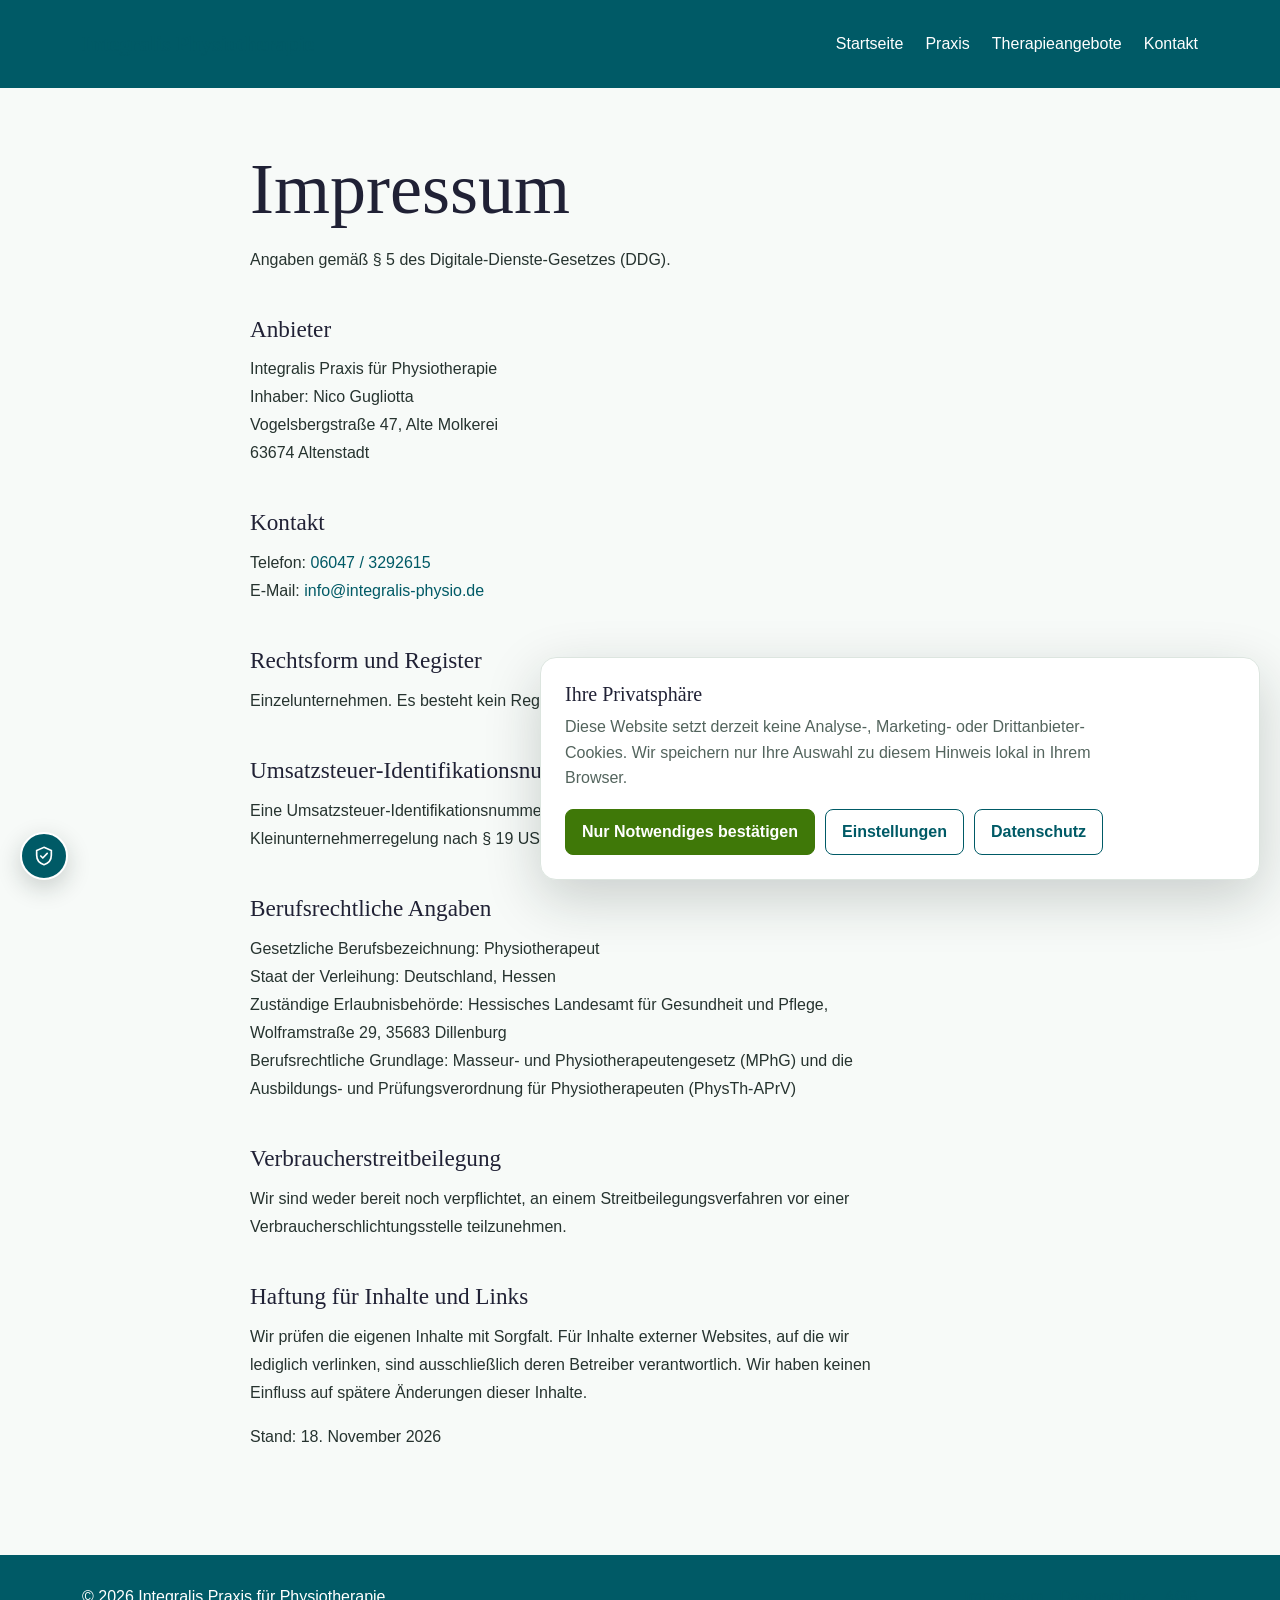
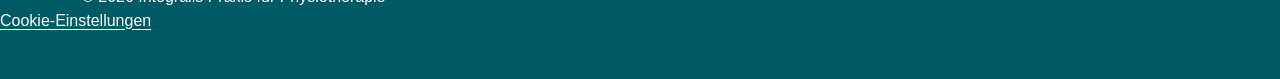
<file: impressum.html>
<!doctype html>
<html lang="de">
  <head>
    <meta charset="utf-8" />
    <meta name="viewport" content="width=device-width, initial-scale=1" />
    <meta http-equiv="Content-Security-Policy" content="default-src 'self'; base-uri 'self'; object-src 'none'; form-action 'self'; script-src 'self' 'unsafe-inline'; style-src 'self' 'unsafe-inline'; img-src 'self' data:; font-src 'self' data:; media-src 'self'; connect-src 'self'" />
    <meta name="referrer" content="strict-origin-when-cross-origin" />
    <meta
      name="description"
      content="Impressum der Integralis Praxis für Physiotherapie in Altenstadt."
    />
    <title>Impressum | Integralis Physiotherapie</title>
    <link href="css/bootstrap.min.css" rel="stylesheet" />
    <link href="css/compliance.css" rel="stylesheet" />
  </head>
  <body class="legal-page">
    <header class="legal-header">
      <nav class="container legal-nav" aria-label="Hauptnavigation">
        <a class="legal-brand" href="index.html">Integralis Physiotherapie</a>
        <div class="legal-nav__links">
          <a href="index.html">Startseite</a>
          <a href="about.html">Praxis</a>
          <a href="service.html">Therapieangebote</a>
          <a href="contact.html">Kontakt</a>
        </div>
      </nav>
    </header>

    <main class="legal-main container">
      <article class="legal-article">
        <h1>Impressum</h1>
        <p>Angaben gemäß § 5 des Digitale-Dienste-Gesetzes (DDG).</p>

        <h2>Anbieter</h2>
        <address>
          Integralis Praxis für Physiotherapie<br />
          Inhaber: Nico Gugliotta<br />
          Vogelsbergstraße 47, Alte Molkerei<br />
          63674 Altenstadt
        </address>

        <h2>Kontakt</h2>
        <p>
          Telefon: <a href="tel:+4960473292615">06047 / 3292615</a><br />
          E-Mail:
          <a href="mailto:info@integralis-physio.de"
            >info@integralis-physio.de</a
          >
        </p>

        <h2>Rechtsform und Register</h2>
        <p>
          Einzelunternehmen. Es besteht kein Registereintrag.
        </p>

        <h2>Umsatzsteuer-Identifikationsnummer</h2>
        <p>
          Eine Umsatzsteuer-Identifikationsnummer nach § 27a UStG ist nicht
          vorhanden. Die Kleinunternehmerregelung nach § 19 UStG wird
          angewendet.
        </p>

        <h2>Berufsrechtliche Angaben</h2>
        <p>
          Gesetzliche Berufsbezeichnung: Physiotherapeut<br />
          Staat der Verleihung: Deutschland, Hessen<br />
          Zuständige Erlaubnisbehörde: Hessisches Landesamt für Gesundheit und
          Pflege, Wolframstraße 29, 35683 Dillenburg<br />
          Berufsrechtliche Grundlage: Masseur- und Physiotherapeutengesetz
          (MPhG) und die Ausbildungs- und Prüfungsverordnung für
          Physiotherapeuten (PhysTh-APrV)
        </p>

        <h2>Verbraucherstreitbeilegung</h2>
        <p>
          Wir sind weder bereit noch verpflichtet, an einem
          Streitbeilegungsverfahren vor einer Verbraucherschlichtungsstelle
          teilzunehmen.
        </p>

        <h2>Haftung für Inhalte und Links</h2>
        <p>
          Wir prüfen die eigenen Inhalte mit Sorgfalt. Für Inhalte externer
          Websites, auf die wir lediglich verlinken, sind ausschließlich deren
          Betreiber verantwortlich. Wir haben keinen Einfluss auf spätere
          Änderungen dieser Inhalte.
        </p>

        <p>Stand: 18. November 2026</p>
      </article>
    </main>

    <footer class="legal-footer">
      <div class="container legal-footer__inner">
        <span>© 2026 Integralis Praxis für Physiotherapie</span>
        <nav class="compliance-links" aria-label="Rechtliche Informationen">
          <a href="impressum.html" aria-current="page">Impressum</a>
          <a href="datenschutz.html">Datenschutz</a>
          <a href="agb.html">AGB</a>
        </nav>
      </div>
    </footer>

    <script src="js/compliance.js"></script>
  </body>
</html>
</file>
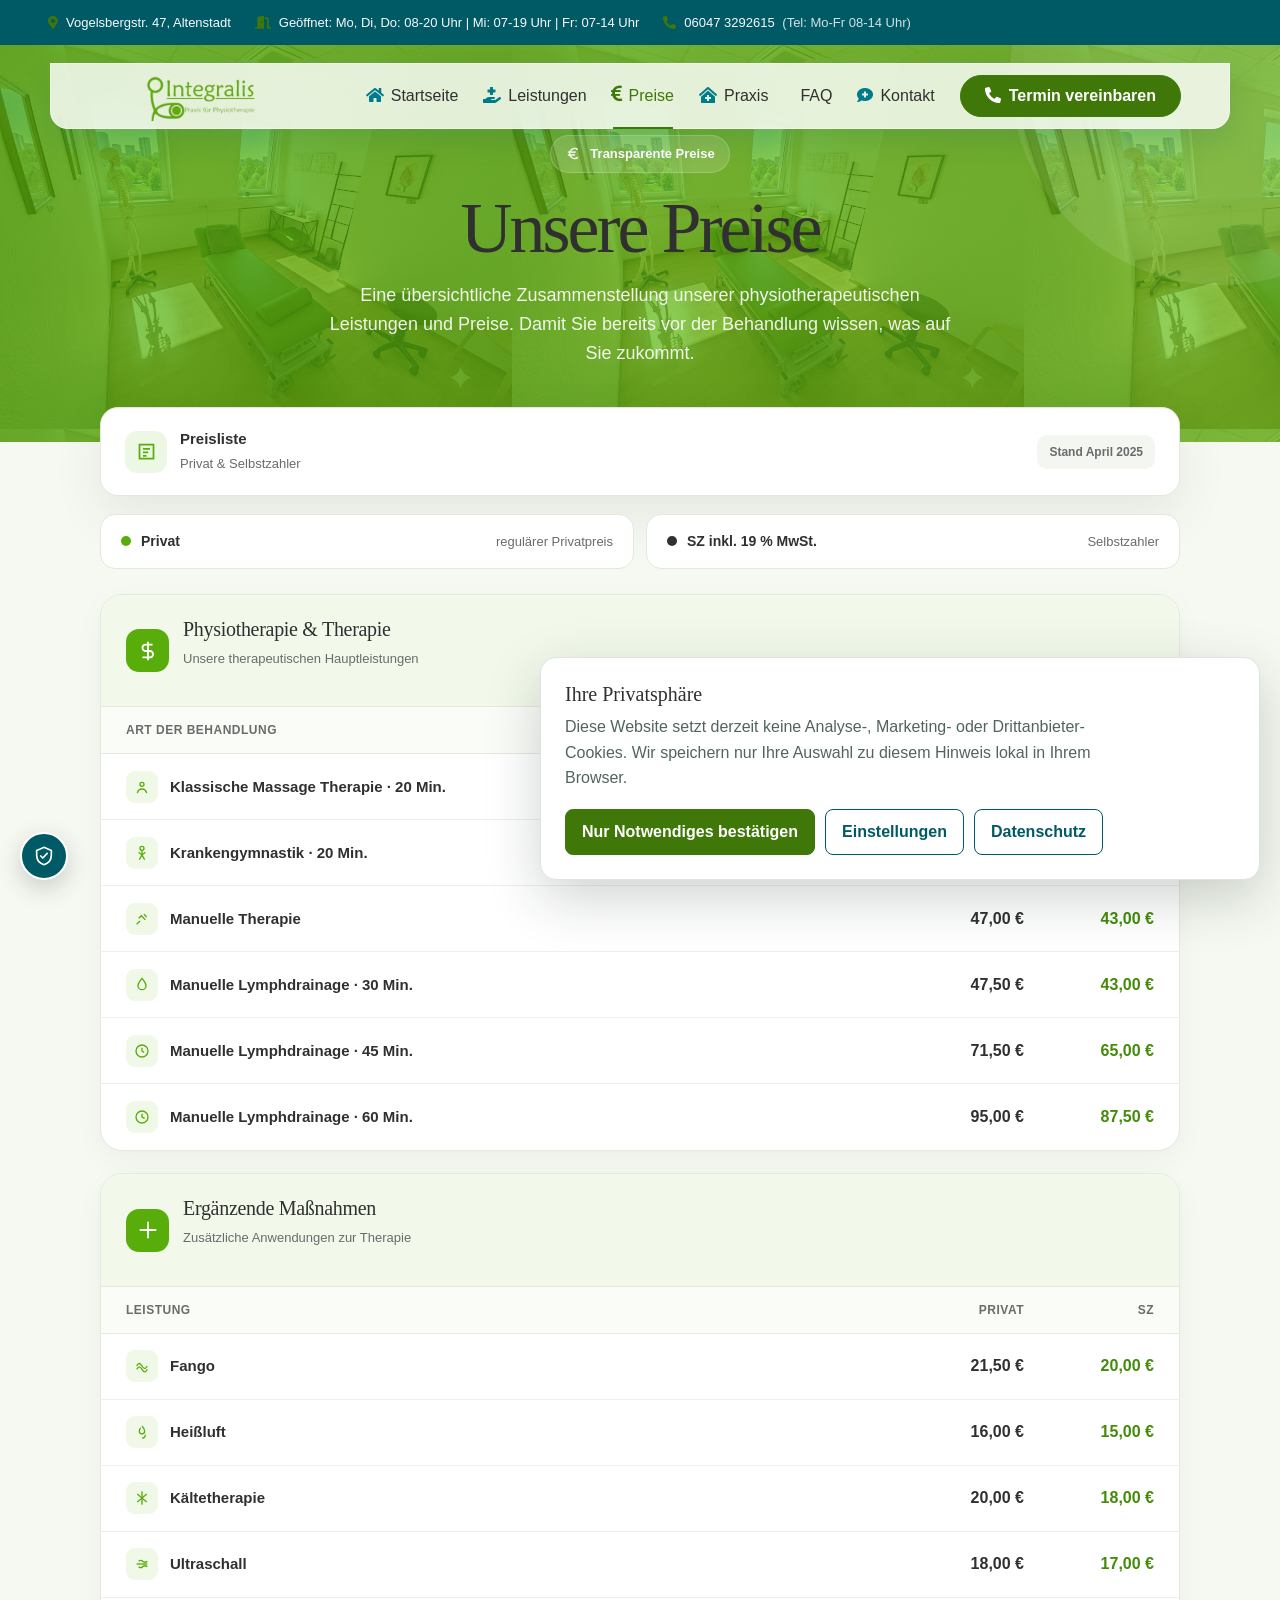
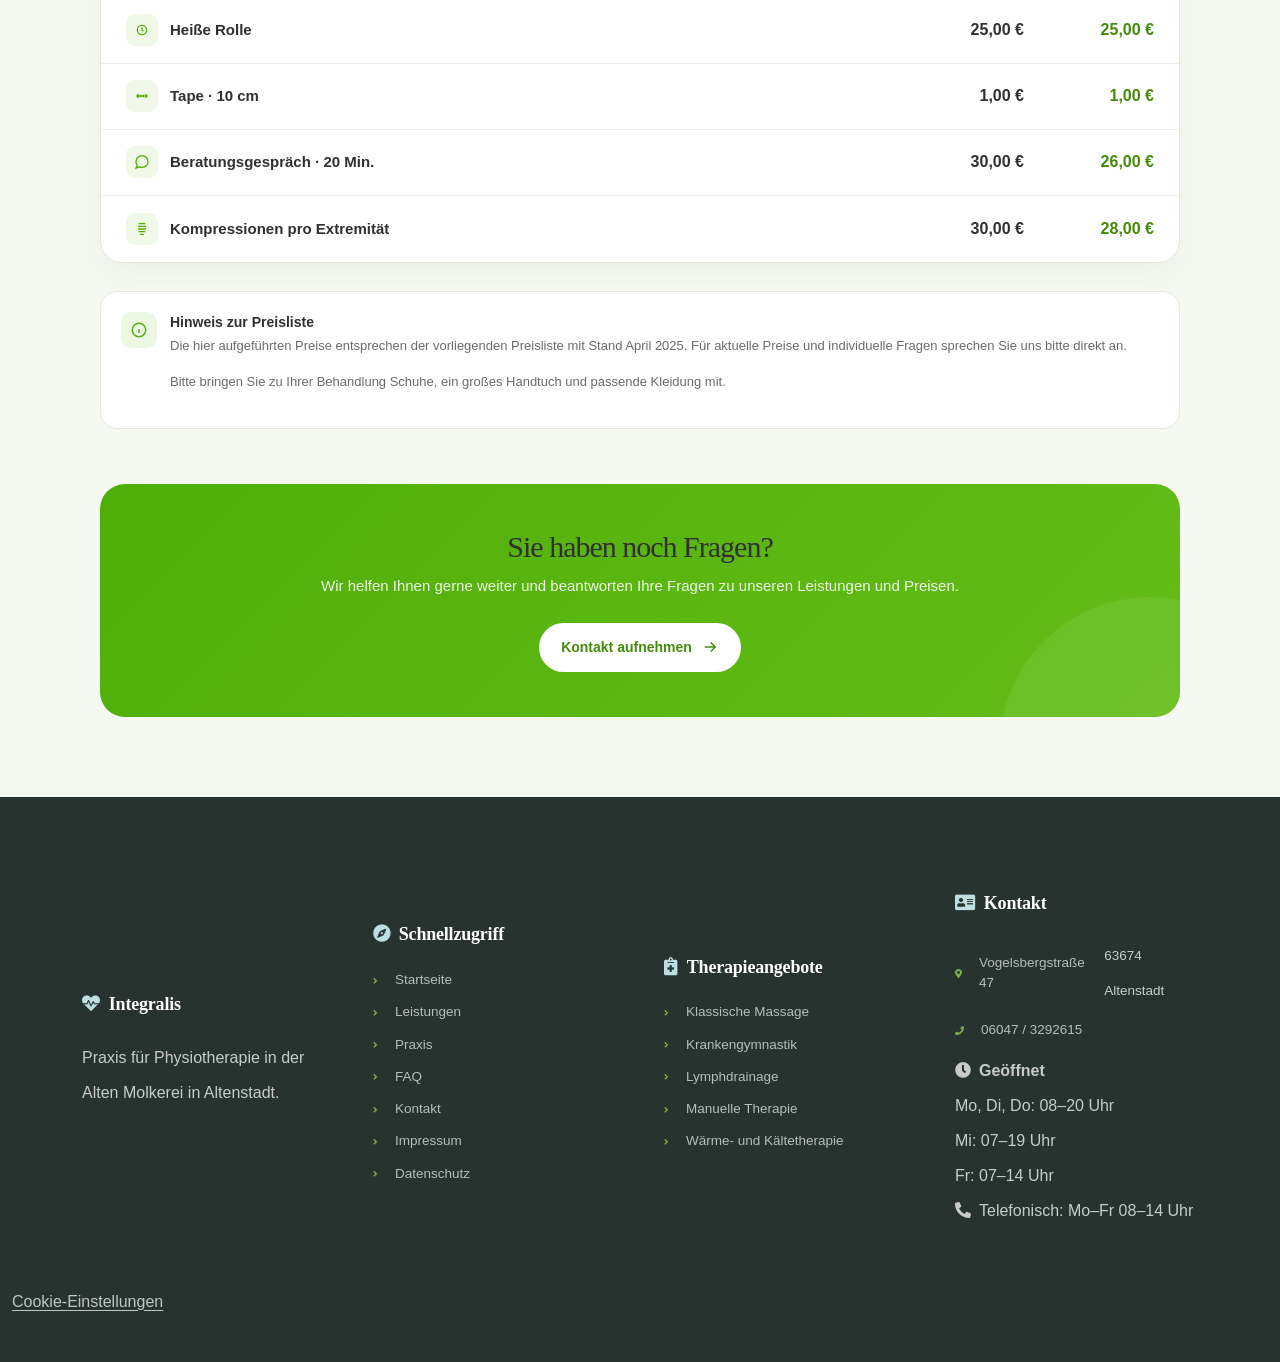
<file: preise.html>
<!doctype html>
<html lang="de">
  <head>
    <meta charset="UTF-8" />

    <meta name="viewport" content="width=device-width, initial-scale=1.0" />
    <meta http-equiv="Content-Security-Policy" content="default-src 'self'; base-uri 'self'; object-src 'none'; form-action 'self'; script-src 'self' 'unsafe-inline'; style-src 'self' 'unsafe-inline'; img-src 'self' data:; font-src 'self' data:; media-src 'self'; connect-src 'self'" />
    <meta name="referrer" content="strict-origin-when-cross-origin" />

    <title>Preise | Integralis Physiotherapie</title>

    <meta
      name="description"
      content="Preise und Leistungen der Integralis Physiotherapie in Altenstadt."
    />
    <link
      rel="stylesheet"
      href="vendor/fontawesome/css/all.css"
    />
    <link href="css/bootstrap.min.css" rel="stylesheet" />
    <link href="css/style.css" rel="stylesheet" />
    <link href="css/compliance.css" rel="stylesheet" />

    <style>
      /* =====================================================
           INTEGRALIS – PREISSEITE
        ===================================================== */

      :root {
        --green: #58ad0b;
        --green-dark: #438b08;
        --green-light: #c5ef8c;

        --bg: #f6f9f2;
        --card: #ffffff;

        --text: #303030;
        --muted: #6b6b6b;

        --border: #e3e9dc;

        --shadow: 0 18px 50px rgba(39, 60, 28, 0.09);
      }

      * {
        box-sizing: border-box;
        margin: 0;
        padding: 0;
      }

      html {
        scroll-behavior: smooth;
      }

      body {
        font-family: "Open Sans", sans-serif;

        background: var(--bg);
        color: var(--text);

        line-height: 1.5;
      }

      /* =====================================================
           HEADER
        ===================================================== */

      .header {
        position: sticky;
        top: 0;
        z-index: 1000;

        background: rgba(255, 255, 255, 0.88);

        backdrop-filter: blur(18px);
        -webkit-backdrop-filter: blur(18px);

        border-bottom: 1px solid rgba(0, 0, 0, 0.06);
      }

      .header-inner {
        width: min(1180px, calc(100% - 40px));

        min-height: 76px;

        margin: auto;

        display: flex;
        align-items: center;
        justify-content: space-between;
        gap: 30px;
      }

      .logo {
        color: var(--green);

        font-size: 30px;
        font-weight: 700;

        letter-spacing: -1.5px;

        text-decoration: none;
      }

      .nav {
        display: flex;
        align-items: center;
        gap: 8px;
      }

      .nav a {
        display: inline-flex;
        align-items: center;

        padding: 10px 15px;

        border-radius: 12px;

        color: var(--muted);

        font-size: 14px;
        font-weight: 600;

        text-decoration: none;

        transition: 0.2s ease;
      }

      .nav a:hover {
        color: var(--green);

        background: #f0f8e9;
      }

      .nav a.active {
        color: var(--green);

        background: #edf8e4;
      }

      /* =====================================================
           HERO
        ===================================================== */

      .hero {
        position: relative;

        overflow: hidden;

        padding: 90px 20px 75px;

        background: linear-gradient(135deg, #4fae08, #68bd1a);

        color: white;
      }

      .hero::after {
        content: "";

        position: absolute;

        width: 420px;
        height: 420px;

        right: -150px;
        top: -180px;

        border-radius: 50%;

        background: rgba(255, 255, 255, 0.09);
      }

      .hero-inner {
        position: relative;
        z-index: 2;

        width: min(900px, 100%);

        margin: auto;

        text-align: center;
      }

      .hero-badge {
        display: inline-flex;
        align-items: center;
        gap: 8px;

        margin-bottom: 20px;

        padding: 8px 14px;

        border-radius: 999px;

        background: rgba(255, 255, 255, 0.15);

        border: 1px solid rgba(255, 255, 255, 0.2);

        font-size: 13px;
        font-weight: 700;
      }

      .hero-badge svg {
        width: 17px;
        height: 17px;
      }

      .hero h1 {
        margin-bottom: 18px;

        font-size: clamp(42px, 7vw, 72px);

        line-height: 0.98;

        letter-spacing: -3px;
      }

      .hero p {
        max-width: 650px;

        margin: auto;

        color: rgba(255, 255, 255, 0.9);

        font-size: 18px;

        line-height: 1.6;
      }

      /* =====================================================
           CONTENT
        ===================================================== */

      .content {
        width: min(1080px, calc(100% - 40px));

        margin: -35px auto 80px;

        position: relative;
        z-index: 5;
      }

      /* =====================================================
           PRICE INTRO
        ===================================================== */

      .price-intro {
        display: flex;
        align-items: center;
        justify-content: space-between;

        gap: 20px;

        margin-bottom: 18px;

        padding: 20px 24px;

        background: white;

        border: 1px solid var(--border);

        border-radius: 18px;

        box-shadow: var(--shadow);
      }

      .price-intro-left {
        display: flex;
        align-items: center;
        gap: 13px;
      }

      .intro-icon {
        width: 42px;
        height: 42px;

        display: flex;
        align-items: center;
        justify-content: center;

        border-radius: 12px;

        background: #edf8e4;

        color: var(--green);
      }

      .intro-icon svg {
        width: 21px;
        height: 21px;
      }

      .price-intro strong {
        display: block;

        font-size: 15px;
      }

      .price-intro span {
        color: var(--muted);

        font-size: 13px;
      }

      .date-badge {
        padding: 8px 12px;

        border-radius: 10px;

        background: #f4f6f2;

        color: var(--muted);

        font-size: 12px;
        font-weight: 600;
      }

      /* =====================================================
           PRICE LEGEND
        ===================================================== */

      .price-legend {
        display: grid;

        grid-template-columns: 1fr 1fr;

        gap: 12px;

        margin-bottom: 25px;
      }

      .legend-item {
        display: flex;
        align-items: center;
        justify-content: space-between;

        padding: 16px 20px;

        background: white;

        border: 1px solid var(--border);

        border-radius: 15px;
      }

      .legend-name {
        display: flex;
        align-items: center;
        gap: 10px;

        font-weight: 700;
        font-size: 14px;
      }

      .legend-dot {
        width: 10px;
        height: 10px;

        border-radius: 50%;

        background: var(--green);
      }

      .legend-dot.dark {
        background: #303030;
      }

      .legend-price {
        color: var(--muted);

        font-size: 13px;
      }

      /* =====================================================
           CATEGORY
        ===================================================== */

      .price-category {
        margin-bottom: 22px;

        overflow: hidden;

        background: white;

        border: 1px solid var(--border);

        border-radius: 22px;

        box-shadow: 0 10px 30px rgba(0, 0, 0, 0.04);
      }

      .category-header {
        display: flex;
        align-items: center;
        gap: 14px;

        padding: 22px 25px;

        background: #f2f9eb;

        border-bottom: 1px solid var(--border);
      }

      .category-icon {
        width: 43px;
        height: 43px;

        display: flex;
        align-items: center;
        justify-content: center;

        flex-shrink: 0;

        border-radius: 13px;

        background: var(--green);

        color: white;
      }

      .category-icon svg {
        width: 22px;
        height: 22px;
      }

      .category-header h2 {
        font-size: 20px;

        letter-spacing: -0.3px;
      }

      .category-header p {
        margin-top: 2px;

        color: var(--muted);

        font-size: 13px;
      }

      /* =====================================================
           PRICE TABLE
        ===================================================== */

      .price-head {
        display: grid;

        grid-template-columns: 1fr 130px 130px;

        padding: 14px 25px;

        background: #fafcf8;

        border-bottom: 1px solid var(--border);

        color: var(--muted);

        font-size: 12px;
        font-weight: 700;

        text-transform: uppercase;

        letter-spacing: 0.5px;
      }

      .price-head div:not(:first-child) {
        text-align: right;
      }

      .price-row {
        display: grid;

        grid-template-columns: 1fr 130px 130px;

        align-items: center;

        min-height: 66px;

        padding: 12px 25px;

        border-bottom: 1px solid #edf0ea;

        transition: background 0.2s ease;
      }

      .price-row:last-child {
        border-bottom: none;
      }

      .price-row:hover {
        background: #fafdf7;
      }

      .service {
        display: flex;
        align-items: center;
        gap: 12px;

        font-size: 15px;
        font-weight: 600;
      }

      .service-icon {
        width: 32px;
        height: 32px;

        display: flex;
        align-items: center;
        justify-content: center;

        flex-shrink: 0;

        border-radius: 9px;

        background: #f0f8e8;

        color: var(--green);
      }

      .service-icon svg {
        width: 16px;
        height: 16px;
      }

      .price {
        text-align: right;

        font-size: 16px;
        font-weight: 700;
      }

      .price.private {
        color: var(--text);
      }

      .price.sz {
        color: var(--green-dark);
      }

      /* =====================================================
           NOTE
        ===================================================== */

      .price-note {
        display: flex;
        align-items: flex-start;
        gap: 13px;

        margin-top: 28px;

        padding: 20px;

        background: #fff;

        border: 1px solid var(--border);

        border-radius: 17px;
      }

      .price-note-icon {
        width: 36px;
        height: 36px;

        display: flex;
        align-items: center;
        justify-content: center;

        flex-shrink: 0;

        border-radius: 10px;

        background: #edf8e4;

        color: var(--green);
      }

      .price-note-icon svg {
        width: 18px;
        height: 18px;
      }

      .price-note strong {
        display: block;

        margin-bottom: 3px;

        font-size: 14px;
      }

      .price-note p {
        color: var(--muted);

        font-size: 13px;

        line-height: 1.55;
      }

      /* =====================================================
           CTA
        ===================================================== */

      .cta {
        position: relative;

        overflow: hidden;

        margin-top: 55px;

        padding: 45px 35px;

        border-radius: 25px;

        background: linear-gradient(135deg, #4fae08, #65bd18);

        color: white;

        text-align: center;
      }

      .cta::after {
        content: "";

        position: absolute;

        width: 300px;
        height: 300px;

        right: -120px;
        bottom: -180px;

        border-radius: 50%;

        background: rgba(255, 255, 255, 0.08);
      }

      .cta-content {
        position: relative;
        z-index: 2;
      }

      .cta h2 {
        margin-bottom: 10px;

        font-size: 30px;

        letter-spacing: -1px;
      }

      .cta p {
        margin-bottom: 25px;

        color: rgba(255, 255, 255, 0.9);

        font-size: 15px;
      }

      .cta-button {
        display: inline-flex;
        align-items: center;
        justify-content: center;
        gap: 9px;

        padding: 14px 22px;

        border-radius: 999px;

        background: white;

        color: var(--green-dark);

        font-size: 14px;
        font-weight: 800;

        text-decoration: none;

        transition: 0.2s ease;
      }

      .cta-button:hover {
        transform: translateY(-2px);

        box-shadow: 0 10px 25px rgba(0, 0, 0, 0.12);
      }

      .cta-button svg {
        width: 18px;
        height: 18px;
      }

      /* =====================================================
           FOOTER
        ===================================================== */

      /* =====================================================
           MOBILE
        ===================================================== */

      @media (max-width: 720px) {
        .header-inner {
          width: calc(100% - 30px);

          min-height: 66px;
        }

        .logo {
          font-size: 25px;
        }

        .hero {
          padding: 65px 20px 70px;
        }

        .hero h1 {
          letter-spacing: -2px;
        }

        .hero p {
          font-size: 16px;
        }

        .content {
          width: calc(100% - 24px);

          margin-top: -25px;
        }

        .price-intro {
          flex-direction: column;

          align-items: flex-start;
        }

        .price-legend {
          grid-template-columns: 1fr;
        }

        .price-head {
          grid-template-columns: 1fr 90px 90px;

          padding: 12px 15px;
        }

        .price-row {
          grid-template-columns: 1fr 90px 90px;

          padding: 12px 15px;
        }

        .service {
          font-size: 13px;

          gap: 8px;
        }

        .service-icon {
          width: 29px;
          height: 29px;
        }

        .price {
          font-size: 14px;
        }

        .category-header {
          padding: 18px;
        }

        .category-header h2 {
          font-size: 18px;
        }

        .price-note {
          padding: 17px;
        }

        .cta {
          padding: 35px 22px;
        }

        .cta h2 {
          font-size: 25px;
        }
      }

      /* =====================================================
           VERY SMALL MOBILE
        ===================================================== */

      @media (max-width: 430px) {
        .price-head {
          grid-template-columns: minmax(0, 1fr) 76px 76px;

          font-size: 10px;
        }

        .price-row {
          grid-template-columns: minmax(0, 1fr) 76px 76px;
        }

        .service {
          align-items: flex-start;

          line-height: 1.35;
        }

        .service-icon {
          display: none;
        }

        .price {
          font-size: 13px;
        }
      }
    </style>
  </head>

  <body>
    <!-- =========================================================
     HEADER
========================================================= -->

    <!-- Topbar Start -->
    <div class="container-fluid bg-dark px-3 px-lg-5 py-2 py-lg-0">
      <div class="row gx-0 align-items-center" style="min-height: 45px">
        <!-- Info-Bereich (Adresse, Zeiten, Telefon) -->
        <div class="col-lg-9 text-center text-lg-start mb-2 mb-lg-0">
          <div
            class="d-flex flex-column flex-lg-row align-items-center justify-content-center justify-content-lg-start gap-2 gap-lg-4"
            style="font-size: 13px"
          >
            <!-- Adresse -->
            <a
              href="https://maps.app.goo.gl/jH27DJKspQsaCZB79"
              class="text-light text-decoration-none"
            >
              <i class="fas fa-map-marker-alt text-primary me-2"></i
              >Vogelsbergstr. 47, Altenstadt
            </a>

            <!-- Öffnungszeiten Praxis (Kompakt zusammengefasst) -->
            <span class="text-light">
              <i class="fas fa-door-open text-primary me-2"></i>Geöffnet: Mo,
              Di, Do: 08-20 Uhr | Mi: 07-19 Uhr | Fr: 07-14 Uhr
            </span>

            <!-- Telefon mit Erreichbarkeit -->
            <a
              href="tel:+4960473292615"
              class="text-light text-decoration-none"
            >
              <i class="fas fa-phone-alt text-primary me-2"></i>06047 3292615
              <span class="text-white-50 ms-1">(Tel: Mo-Fr 08-14 Uhr)</span>
            </a>
          </div>
        </div>
      </div>
    </div>
    <!-- Topbar End -->
    <!-- Navbar & Hero Start -->
    <div class="container-fluid position-relative p-0">
      <nav
        class="navbar navbar-expand-lg navbar-light bg-white px-4 px-lg-5 py-3 py-lg-0"
      >
        <a href="index.html" class="navbar-brand p-0">
          <img
            class="integralis-logo"
            src="img/external/0df73046d55521bf.png"
            alt="Integralis Praxis für Physiotherapie"
          />
        </a>
        <button
          class="navbar-toggler"
          type="button"
          data-bs-toggle="collapse"
          data-bs-target="#navbarCollapse"
        >
          <span class="fa fa-bars"></span>
        </button>
        <div class="collapse navbar-collapse" id="navbarCollapse">
          <div class="navbar-nav ms-auto py-0">
            <a href="index.html" class="nav-item nav-link">Startseite</a>
            <a href="about.html" class="nav-item nav-link">Praxis</a>
            <a href="service.html" class="nav-item nav-link active"
              >Therapieangebote</a
            >
            <a href="contact.html" class="nav-item nav-link">Kontakt</a>
          </div>
          <a
            href="tel:+4960473292615"
            class="btn btn-primary rounded-pill text-white py-2 px-4 flex-wrap flex-sm-shrink-0"
            >Termin vereinbaren</a
          >
        </div>
      </nav>
    </div>
    <!-- Navbar End -->

    <!-- =========================================================
     HERO
========================================================= -->

    <section
      class="hero"
      style="
        background-image:
          linear-gradient(
            135deg,
            rgba(79, 174, 8, 0.72),
            rgba(104, 189, 26, 0.72)
          ),
          url(&quot;img/external/a738fbb1b0684536.png&quot;);
      "
    >
      <div class="hero-inner">
        <div class="hero-badge">
          <!-- Euro Icon -->

          <svg
            viewBox="0 0 24 24"
            fill="none"
            stroke="currentColor"
            stroke-width="2"
          >
            <path d="M4 10h11"></path>
            <path d="M4 14h10"></path>
            <path d="M18 6.5A7 7 0 1 0 18 17.5"></path>
          </svg>

          Transparente Preise
        </div>

        <h1>Unsere Preise</h1>

        <p>
          Eine übersichtliche Zusammenstellung unserer physiotherapeutischen
          Leistungen und Preise. Damit Sie bereits vor der Behandlung wissen,
          was auf Sie zukommt.
        </p>
      </div>
    </section>

    <!-- =========================================================
     CONTENT
========================================================= -->

    <main class="content">
      <!-- =====================================================
         INTRO
    ===================================================== -->

      <div class="price-intro">
        <div class="price-intro-left">
          <div class="intro-icon">
            <svg
              viewBox="0 0 24 24"
              fill="none"
              stroke="currentColor"
              stroke-width="2"
            >
              <path d="M4 4h16v16H4z"></path>
              <path d="M8 9h8"></path>
              <path d="M8 13h6"></path>
              <path d="M8 17h4"></path>
            </svg>
          </div>

          <div>
            <strong> Preisliste </strong>

            <span> Privat & Selbstzahler </span>
          </div>
        </div>

        <div class="date-badge">Stand April 2025</div>
      </div>

      <!-- =====================================================
         LEGEND
    ===================================================== -->

      <div class="price-legend">
        <div class="legend-item">
          <div class="legend-name">
            <span class="legend-dot"></span>

            Privat
          </div>

          <div class="legend-price">regulärer Privatpreis</div>
        </div>

        <div class="legend-item">
          <div class="legend-name">
            <span class="legend-dot dark"></span>

            SZ inkl. 19 % MwSt.
          </div>

          <div class="legend-price">Selbstzahler</div>
        </div>
      </div>

      <!-- =====================================================
         THERAPIE
    ===================================================== -->

      <section class="price-category">
        <div class="category-header">
          <div class="category-icon">
            <svg
              viewBox="0 0 24 24"
              fill="none"
              stroke="currentColor"
              stroke-width="2"
            >
              <path d="M12 2v20"></path>
              <path
                d="M17 5H9.5a3.5 3.5 0 0 0 0 7H14a3.5 3.5 0 0 1 0 7H6"
              ></path>
            </svg>
          </div>

          <div>
            <h2>Physiotherapie & Therapie</h2>

            <p>Unsere therapeutischen Hauptleistungen</p>
          </div>
        </div>

        <div class="price-head">
          <div>Art der Behandlung</div>

          <div>Privat</div>

          <div>SZ</div>
        </div>

        <!-- Massage -->

        <div class="price-row">
          <div class="service">
            <div class="service-icon">
              <svg
                viewBox="0 0 24 24"
                fill="none"
                stroke="currentColor"
                stroke-width="2"
              >
                <circle cx="12" cy="8" r="3"></circle>
                <path d="M5 21c1-4 3.5-6 7-6s6 2 7 6"></path>
              </svg>
            </div>

            Klassische Massage Therapie · 20 Min.
          </div>

          <div class="price private">28,50 €</div>

          <div class="price sz">26,00 €</div>
        </div>

        <!-- KG -->

        <div class="price-row">
          <div class="service">
            <div class="service-icon">
              <svg
                viewBox="0 0 24 24"
                fill="none"
                stroke="currentColor"
                stroke-width="2"
              >
                <circle cx="12" cy="5" r="3"></circle>
                <path d="M12 8v7"></path>
                <path d="M7 11l5 4 5-4"></path>
                <path d="M8 22l4-7 4 7"></path>
              </svg>
            </div>

            Krankengymnastik · 20 Min.
          </div>

          <div class="price private">39,50 €</div>

          <div class="price sz">36,00 €</div>
        </div>

        <!-- Manuelle Therapie -->

        <div class="price-row">
          <div class="service">
            <div class="service-icon">
              <svg
                viewBox="0 0 24 24"
                fill="none"
                stroke="currentColor"
                stroke-width="2"
              >
                <path d="M7 11l4-4 6 6"></path>
                <path d="M4 20l5-5"></path>
                <path d="M15 5l4 4"></path>
              </svg>
            </div>

            Manuelle Therapie
          </div>

          <div class="price private">47,00 €</div>

          <div class="price sz">43,00 €</div>
        </div>

        <!-- Lymph 30 -->

        <div class="price-row">
          <div class="service">
            <div class="service-icon">
              <svg
                viewBox="0 0 24 24"
                fill="none"
                stroke="currentColor"
                stroke-width="2"
              >
                <path
                  d="M12 2c3 4 6 7 6 11a6 6 0 0 1-12 0c0-4 3-7 6-11z"
                ></path>
              </svg>
            </div>

            Manuelle Lymphdrainage · 30 Min.
          </div>

          <div class="price private">47,50 €</div>

          <div class="price sz">43,00 €</div>
        </div>

        <!-- Lymph 45 -->

        <div class="price-row">
          <div class="service">
            <div class="service-icon">
              <svg
                viewBox="0 0 24 24"
                fill="none"
                stroke="currentColor"
                stroke-width="2"
              >
                <circle cx="12" cy="12" r="9"></circle>
                <path d="M12 7v5l3 2"></path>
              </svg>
            </div>

            Manuelle Lymphdrainage · 45 Min.
          </div>

          <div class="price private">71,50 €</div>

          <div class="price sz">65,00 €</div>
        </div>

        <!-- Lymph 60 -->

        <div class="price-row">
          <div class="service">
            <div class="service-icon">
              <svg
                viewBox="0 0 24 24"
                fill="none"
                stroke="currentColor"
                stroke-width="2"
              >
                <circle cx="12" cy="12" r="9"></circle>
                <path d="M12 7v5l4 2"></path>
              </svg>
            </div>

            Manuelle Lymphdrainage · 60 Min.
          </div>

          <div class="price private">95,00 €</div>

          <div class="price sz">87,50 €</div>
        </div>
      </section>

      <!-- =====================================================
         ERGÄNZENDE MASSNAHMEN
    ===================================================== -->

      <section class="price-category">
        <div class="category-header">
          <div class="category-icon">
            <svg
              viewBox="0 0 24 24"
              fill="none"
              stroke="currentColor"
              stroke-width="2"
            >
              <path d="M12 3v18"></path>
              <path d="M3 12h18"></path>
            </svg>
          </div>

          <div>
            <h2>Ergänzende Maßnahmen</h2>

            <p>Zusätzliche Anwendungen zur Therapie</p>
          </div>
        </div>

        <div class="price-head">
          <div>Leistung</div>

          <div>Privat</div>

          <div>SZ</div>
        </div>

        <!-- Fango -->

        <div class="price-row">
          <div class="service">
            <div class="service-icon">
              <svg
                viewBox="0 0 24 24"
                fill="none"
                stroke="currentColor"
                stroke-width="2"
              >
                <path d="M4 17c3-5 5-5 8 0s5 5 8 0"></path>
                <path d="M4 12c3-5 5-5 8 0s5 5 8 0"></path>
              </svg>
            </div>

            Fango
          </div>

          <div class="price private">21,50 €</div>

          <div class="price sz">20,00 €</div>
        </div>

        <!-- Heißluft -->

        <div class="price-row">
          <div class="service">
            <div class="service-icon">
              <svg
                viewBox="0 0 24 24"
                fill="none"
                stroke="currentColor"
                stroke-width="2"
              >
                <path d="M12 3c3 3 4 5 4 8a4 4 0 0 1-8 0c0-2 1-4 2-5"></path>
                <path d="M12 21a5 5 0 0 0 5-5"></path>
              </svg>
            </div>

            Heißluft
          </div>

          <div class="price private">16,00 €</div>

          <div class="price sz">15,00 €</div>
        </div>

        <!-- Kältetherapie -->

        <div class="price-row">
          <div class="service">
            <div class="service-icon">
              <svg
                viewBox="0 0 24 24"
                fill="none"
                stroke="currentColor"
                stroke-width="2"
              >
                <path d="M12 2v20"></path>
                <path d="M4.9 6l14.2 12"></path>
                <path d="M19.1 6L4.9 18"></path>
              </svg>
            </div>

            Kältetherapie
          </div>

          <div class="price private">20,00 €</div>

          <div class="price sz">18,00 €</div>
        </div>

        <!-- Ultraschall -->

        <div class="price-row">
          <div class="service">
            <div class="service-icon">
              <svg
                viewBox="0 0 24 24"
                fill="none"
                stroke="currentColor"
                stroke-width="2"
              >
                <path d="M4 12h16"></path>
                <path d="M7 8c2-2 4-2 6 0s4 2 7 0"></path>
                <path d="M7 16c2 2 4 2 6 0s4-2 7 0"></path>
              </svg>
            </div>

            Ultraschall
          </div>

          <div class="price private">18,00 €</div>

          <div class="price sz">17,00 €</div>
        </div>

        <!-- Heiße Rolle -->

        <div class="price-row">
          <div class="service">
            <div class="service-icon">
              <svg
                viewBox="0 0 24 24"
                fill="none"
                stroke="currentColor"
                stroke-width="2"
              >
                <circle cx="12" cy="12" r="7"></circle>
                <path d="M12 8v4l2 2"></path>
              </svg>
            </div>

            Heiße Rolle
          </div>

          <div class="price private">25,00 €</div>

          <div class="price sz">25,00 €</div>
        </div>

        <!-- Tape -->

        <div class="price-row">
          <div class="service">
            <div class="service-icon">
              <svg
                viewBox="0 0 24 24"
                fill="none"
                stroke="currentColor"
                stroke-width="2"
              >
                <path d="M3 12h18"></path>
                <path d="M6 9v6"></path>
                <path d="M10 10v4"></path>
                <path d="M14 10v4"></path>
                <path d="M18 9v6"></path>
              </svg>
            </div>

            Tape · 10 cm
          </div>

          <div class="price private">1,00 €</div>

          <div class="price sz">1,00 €</div>
        </div>

        <!-- Beratung -->

        <div class="price-row">
          <div class="service">
            <div class="service-icon">
              <svg
                viewBox="0 0 24 24"
                fill="none"
                stroke="currentColor"
                stroke-width="2"
              >
                <path
                  d="M21 11.5a8.4 8.4 0 0 1-9 8.5 9.8 9.8 0 0 1-4-.8L3 21l1.8-4.2A8.2 8.2 0 0 1 3 11.5a8.5 8.5 0 0 1 18 0z"
                ></path>
              </svg>
            </div>

            Beratungsgespräch · 20 Min.
          </div>

          <div class="price private">30,00 €</div>

          <div class="price sz">26,00 €</div>
        </div>

        <!-- Kompression -->

        <div class="price-row">
          <div class="service">
            <div class="service-icon">
              <svg
                viewBox="0 0 24 24"
                fill="none"
                stroke="currentColor"
                stroke-width="2"
              >
                <path d="M7 4h10"></path>
                <path d="M6 8h12"></path>
                <path d="M6 12h12"></path>
                <path d="M7 16h10"></path>
                <path d="M9 20h6"></path>
              </svg>
            </div>

            Kompressionen pro Extremität
          </div>

          <div class="price private">30,00 €</div>

          <div class="price sz">28,00 €</div>
        </div>
      </section>

      <!-- =====================================================
         NOTE
    ===================================================== -->

      <div class="price-note">
        <div class="price-note-icon">
          <svg
            viewBox="0 0 24 24"
            fill="none"
            stroke="currentColor"
            stroke-width="2"
          >
            <circle cx="12" cy="12" r="9"></circle>
            <path d="M12 11v5"></path>
            <path d="M12 8h.01"></path>
          </svg>
        </div>

        <div>
          <strong> Hinweis zur Preisliste </strong>

          <p>
            Die hier aufgeführten Preise entsprechen der vorliegenden Preisliste
            mit Stand April 2025. Für aktuelle Preise und individuelle Fragen
            sprechen Sie uns bitte direkt an.
          </p>

          <p>
            Bitte bringen Sie zu Ihrer Behandlung Schuhe, ein großes Handtuch
            und passende Kleidung mit.
          </p>
        </div>
      </div>

      <!-- =====================================================
         CTA
    ===================================================== -->

      <section class="cta" id="kontakt">
        <div class="cta-content">
          <h2>Sie haben noch Fragen?</h2>

          <p>
            Wir helfen Ihnen gerne weiter und beantworten Ihre Fragen zu unseren
            Leistungen und Preisen.
          </p>

          <a href="tel:+4960473292615" class="cta-button">
            Kontakt aufnehmen

            <svg
              viewBox="0 0 24 24"
              fill="none"
              stroke="currentColor"
              stroke-width="2"
            >
              <path d="M5 12h14"></path>
              <path d="M13 6l6 6-6 6"></path>
            </svg>
          </a>
        </div>
      </section>
    </main>

    <!-- =========================================================
     FOOTER
========================================================= -->

    <div class="container-fluid footer py-5">
      <div class="container py-5">
        <div class="row g-5 align-items-center">
          <div class="col-lg-7">
            <h2 class="h4 text-white mb-2">Integralis Physiotherapie</h2>
            <p class="mb-0">Vogelsbergstraße 47 · 63674 Altenstadt</p>
          </div>
          <div class="col-lg-5">
            <nav class="compliance-links text-lg-end" aria-label="Rechtliche Informationen">
              <a href="impressum.html">Impressum</a>
              <a href="datenschutz.html">Datenschutz</a>
              <a href="agb.html">AGB</a>
            </nav>
          </div>
        </div>
      </div>
    </div>

    <a
      href="#"
      class="btn btn-primary btn-lg-square back-to-top"
      aria-label="Zum Seitenanfang"
      ><i class="fa fa-arrow-up"></i
    ></a>

    <script src="vendor/jquery.min.js"></script>
    <script src="vendor/bootstrap.bundle.min.js"></script>
    <script src="js/main.js?v=20261118"></script>
    <script src="js/compliance.js"></script>
  </body>
</html>
</file>
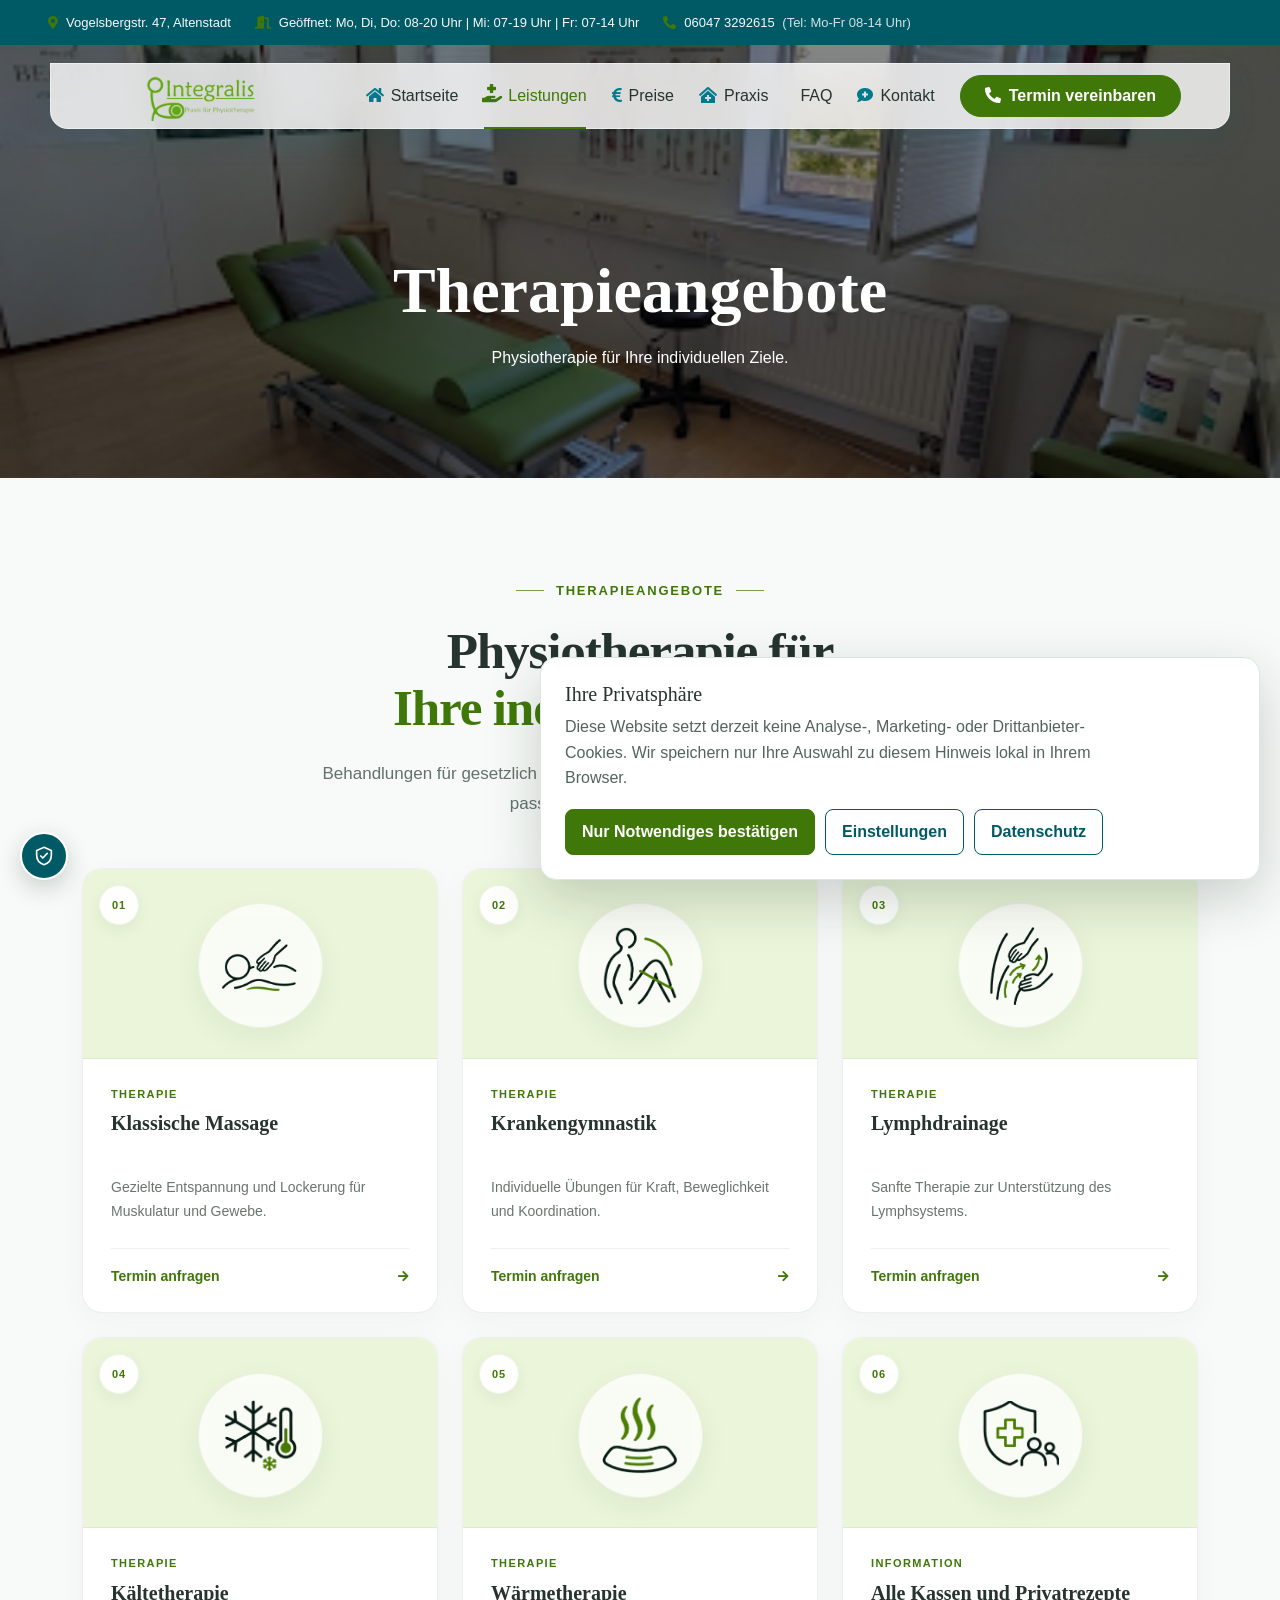
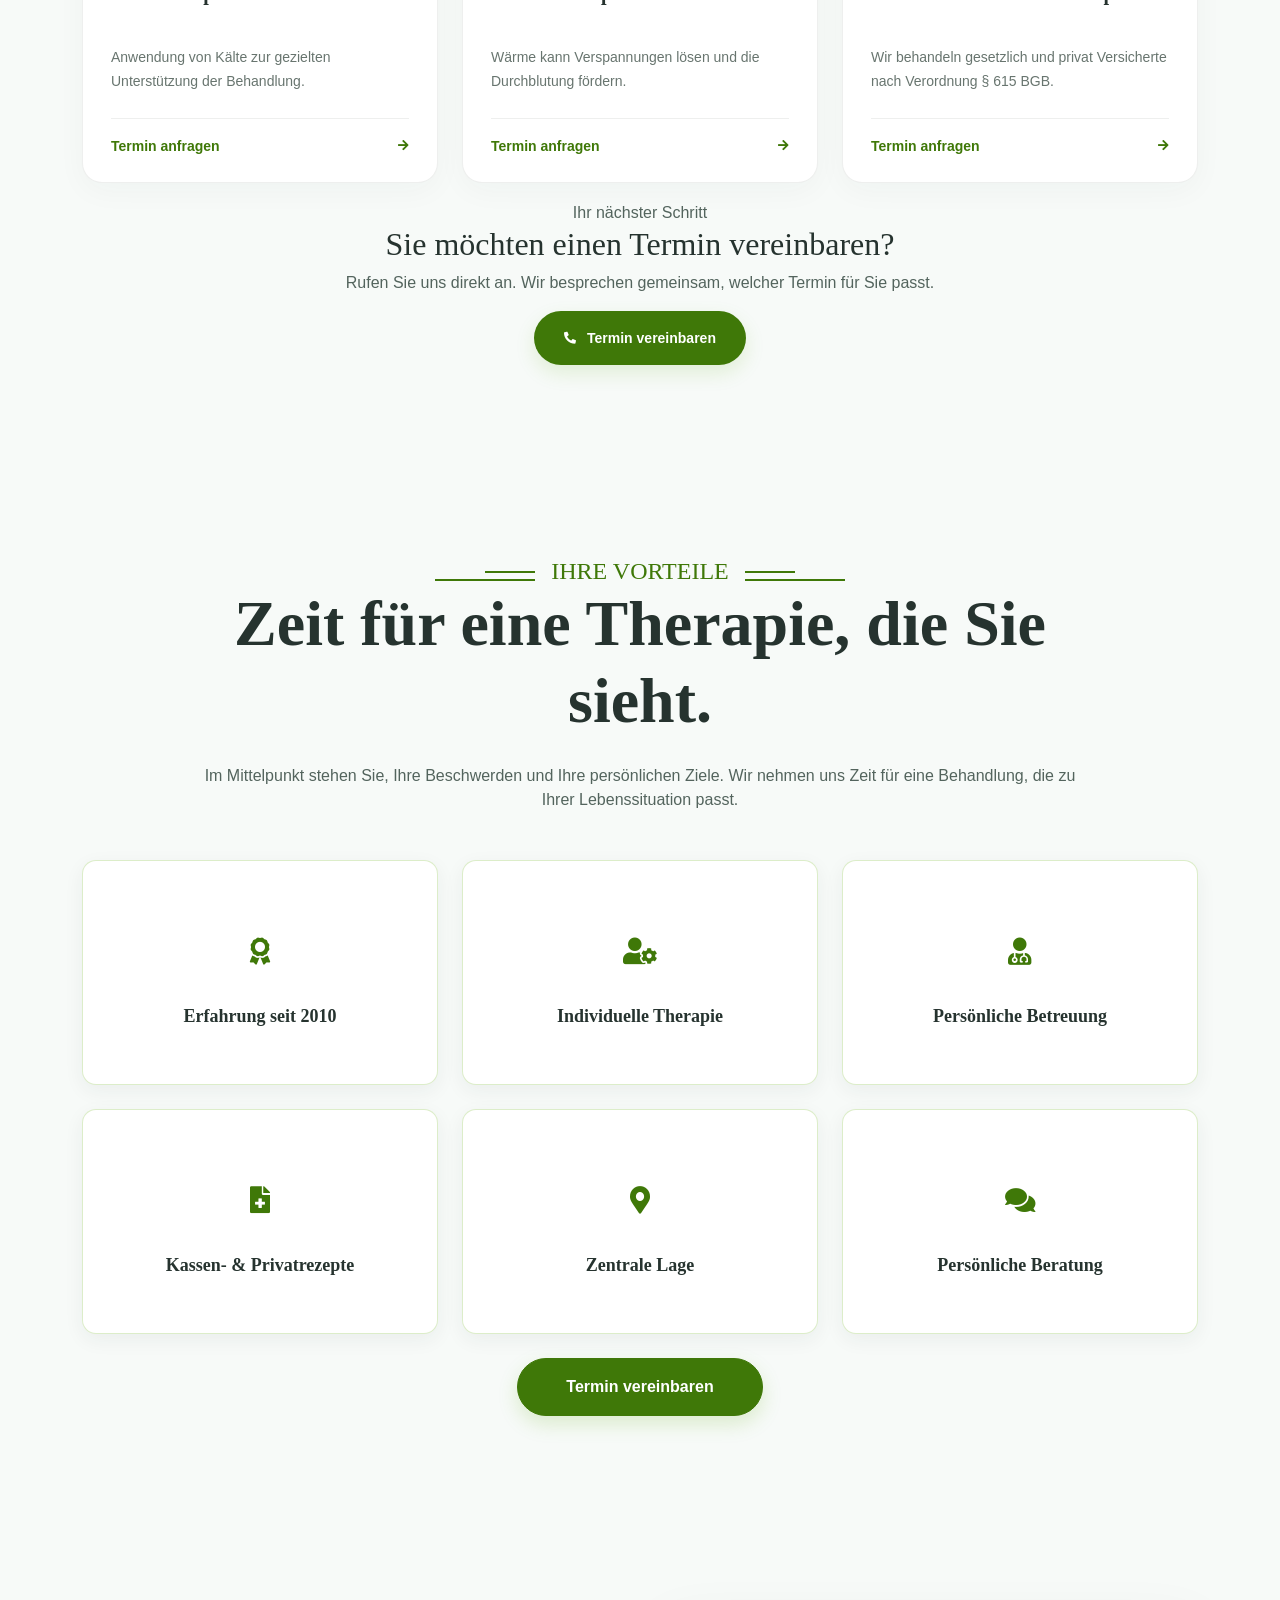
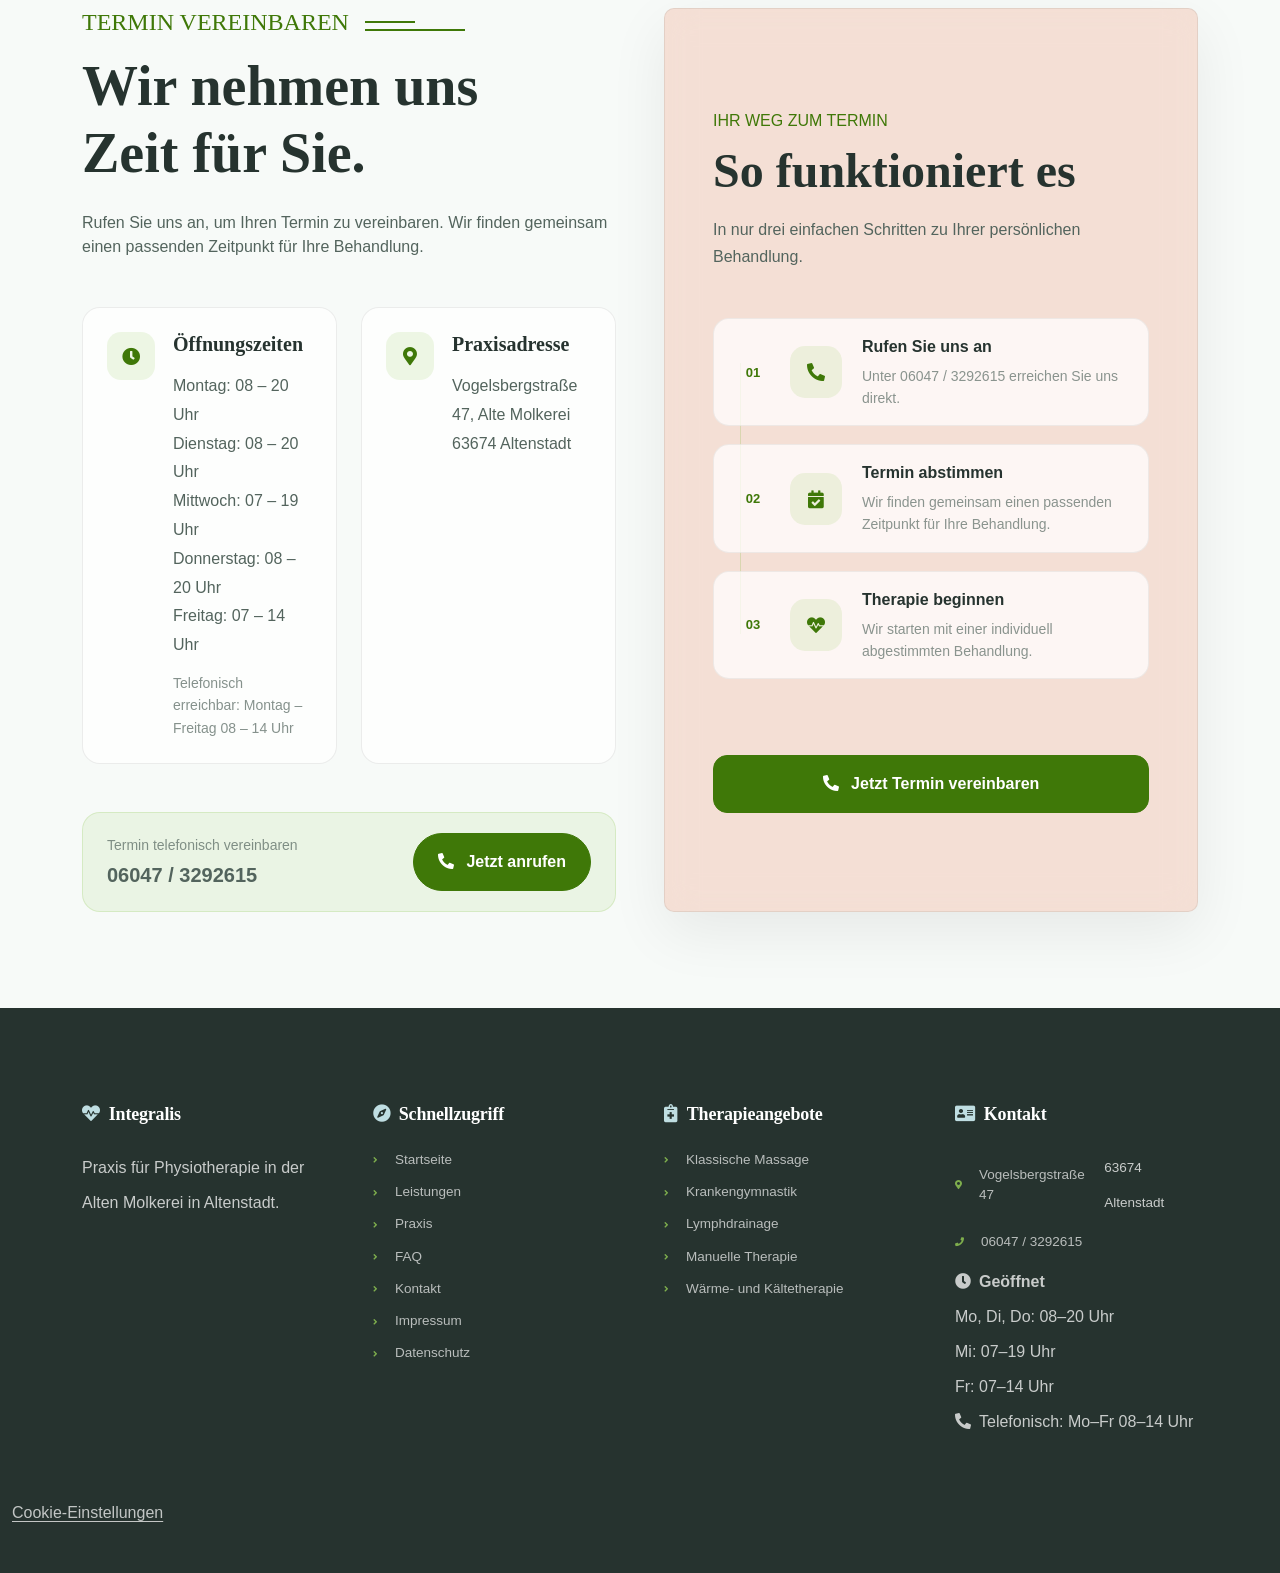
<file: service.html>
<!doctype html>
<html lang="de">
  <head>
    <meta charset="utf-8" />
    <title>Therapieangebote - Integralis Physiotherapie</title>
    <meta content="width=device-width, initial-scale=1.0" name="viewport" />
    <meta http-equiv="Content-Security-Policy" content="default-src 'self'; base-uri 'self'; object-src 'none'; form-action 'self'; script-src 'self' 'unsafe-inline'; style-src 'self' 'unsafe-inline'; img-src 'self' data:; font-src 'self' data:; media-src 'self'; connect-src 'self'" />
    <meta name="referrer" content="strict-origin-when-cross-origin" />
    <meta
      content="Klassische Massage, Krankengymnastik, Lymphdrainage, Wärme- und Kältetherapie in Altenstadt."
      name="description"
    />

    <!-- Google Web Fonts -->

    <!-- Icon Font Stylesheet -->
    <link
      rel="stylesheet"
      href="vendor/fontawesome/css/all.css"
    />
    <link
      href="vendor/bootstrap-icons/bootstrap-icons.css"
      rel="stylesheet"
    />

    <!-- Libraries Stylesheet -->
    <link href="lib/animate/animate.min.css" rel="stylesheet" />
    <link href="lib/owlcarousel/assets/owl.carousel.min.css" rel="stylesheet" />

    <!-- Customized Bootstrap Stylesheet -->
    <link href="css/bootstrap.min.css" rel="stylesheet" />

    <!-- Template Stylesheet -->
    <link href="css/style.css" rel="stylesheet" />
    <link href="css/compliance.css" rel="stylesheet" />
  </head>

  <body>
    <!-- Topbar Start -->
    <div class="container-fluid bg-dark px-3 px-lg-5 py-2 py-lg-0">
      <div class="row gx-0 align-items-center" style="min-height: 45px">
        <!-- Info-Bereich (Adresse, Zeiten, Telefon) -->
        <div class="col-lg-9 text-center text-lg-start mb-2 mb-lg-0">
          <div
            class="d-flex flex-column flex-lg-row align-items-center justify-content-center justify-content-lg-start gap-2 gap-lg-4"
            style="font-size: 13px"
          >
            <!-- Adresse -->
            <a
              href="https://maps.app.goo.gl/jH27DJKspQsaCZB79"
              class="text-light text-decoration-none"
            >
              <i class="fas fa-map-marker-alt text-primary me-2"></i
              >Vogelsbergstr. 47, Altenstadt
            </a>

            <!-- Öffnungszeiten Praxis (Kompakt zusammengefasst) -->
            <span class="text-light">
              <i class="fas fa-door-open text-primary me-2"></i>Geöffnet: Mo,
              Di, Do: 08-20 Uhr | Mi: 07-19 Uhr | Fr: 07-14 Uhr
            </span>

            <!-- Telefon mit Erreichbarkeit -->
            <a
              href="tel:+4960473292615"
              class="text-light text-decoration-none"
            >
              <i class="fas fa-phone-alt text-primary me-2"></i>06047 3292615
              <span class="text-white-50 ms-1">(Tel: Mo-Fr 08-14 Uhr)</span>
            </a>
          </div>
        </div>
      </div>
    </div>
    <!-- Topbar End -->

    <!-- Navbar & Hero Start -->
    <div class="container-fluid position-relative p-0">
      <nav
        class="navbar navbar-expand-lg navbar-light bg-white px-4 px-lg-5 py-3 py-lg-0"
      >
        <a href="index.html" class="navbar-brand p-0">
          <img
            class="integralis-logo"
            src="img/external/0df73046d55521bf.png"
            alt="Integralis Praxis für Physiotherapie"
          />
        </a>
        <button
          class="navbar-toggler"
          type="button"
          data-bs-toggle="collapse"
          data-bs-target="#navbarCollapse"
        >
          <span class="fa fa-bars"></span>
        </button>
        <div class="collapse navbar-collapse" id="navbarCollapse">
          <div class="navbar-nav ms-auto py-0">
            <a href="index.html" class="nav-item nav-link">Startseite</a>
            <a href="about.html" class="nav-item nav-link">Praxis</a>
            <a href="service.html" class="nav-item nav-link active"
              >Therapieangebote</a
            >
            <a href="contact.html" class="nav-item nav-link">Kontakt</a>
          </div>
          <a
            href="tel:+4960473292615"
            class="btn btn-primary rounded-pill text-white py-2 px-4 flex-wrap flex-sm-shrink-0"
            >Termin vereinbaren</a
          >
        </div>
      </nav>
    </div>
    <!-- Navbar End -->

    <div
      class="container-fluid bg-breadcrumb service-page-header"
      style="
        background-image:
          linear-gradient(rgba(0, 0, 0, 0.48), rgba(0, 0, 0, 0.48)),
          url(&quot;img/external/b0545edfe2503d9e.png&quot;);
      "
    >
      <div class="container text-center py-5" style="max-width: 900px">
        <h1 class="text-white display-3 mb-3">Therapieangebote</h1>
        <p class="text-white mb-0">
          Physiotherapie für Ihre individuellen Ziele.
        </p>
      </div>
    </div>

    <!-- ==========================================
     Services Start
========================================== -->
    <div class="container-fluid service service-modern py-5">
      <div class="container py-5">
        <!-- START: Section Header -->
        <div
          class="service-header text-center mx-auto mb-5 wow fadeInUp"
          data-wow-delay="0.1s"
        >
          <div class="service-eyebrow">
            <span class="service-eyebrow-line"></span>
            <span>Therapieangebote</span>
            <span class="service-eyebrow-line"></span>
          </div>

          <h1 class="service-title">
            Physiotherapie für<br />
            <span>Ihre individuellen Ziele.</span>
          </h1>

          <p class="service-intro">
            Behandlungen für gesetzlich und privat Versicherte. Bitte rufen Sie uns an,
            um einen passenden Termin zu vereinbaren.
          </p>
        </div>
        <!-- END: Section Header -->

        <!-- =========================================================
     START: SERVICES GRID
========================================================= -->

        <div class="row g-4 service-grid">
          <!-- =======================================================
       01 — KLASSISCHE MASSAGE
  ======================================================== -->
          <div class="col-md-6 col-lg-4">
            <article class="service-card">
              <!-- START: Icon -->
              <div class="service-card-icon">
                <span class="service-card-number">01</span>

                <div class="service-icon-box">
                  <img
                    src="img/external/8cdfaeeda960398b.png"
                    alt=""
                    aria-hidden="true"
                  />
                </div>
              </div>
              <!-- END: Icon -->

              <!-- START: Content -->
              <div class="service-card-content">
                <span class="service-card-label"> Therapie </span>

                <h3>Klassische Massage</h3>

                <p>
                  Gezielte Entspannung und Lockerung für Muskulatur und Gewebe.
                </p>

                <a href="tel:+4960473292615" class="service-card-link">
                  <span>Termin anfragen</span>
                  <i class="fas fa-arrow-right" aria-hidden="true"></i>
                </a>
              </div>
              <!-- END: Content -->
            </article>
          </div>

          <!-- =======================================================
       02 — KRANKENGYMNASTIK
  ======================================================== -->
          <div class="col-md-6 col-lg-4">
            <article class="service-card">
              <div class="service-card-icon">
                <span class="service-card-number">02</span>

                <div class="service-icon-box">
                  <img
                    src="img/external/4603a5b7e12a3e16.png"
                    alt=""
                    aria-hidden="true"
                  />
                </div>
              </div>

              <div class="service-card-content">
                <span class="service-card-label"> Therapie </span>

                <h3>Krankengymnastik</h3>

                <p>
                  Individuelle Übungen für Kraft, Beweglichkeit und
                  Koordination.
                </p>

                <a href="tel:+4960473292615" class="service-card-link">
                  <span>Termin anfragen</span>
                  <i class="fas fa-arrow-right" aria-hidden="true"></i>
                </a>
              </div>
            </article>
          </div>

          <!-- =======================================================
       03 — LYMPHDRAINAGE
  ======================================================== -->
          <div class="col-md-6 col-lg-4">
            <article class="service-card">
              <div class="service-card-icon">
                <span class="service-card-number">03</span>

                <div class="service-icon-box">
                  <img
                    src="img/external/5c5c8bfed066b611.png"
                    alt=""
                    aria-hidden="true"
                  />
                </div>
              </div>

              <div class="service-card-content">
                <span class="service-card-label"> Therapie </span>

                <h3>Lymphdrainage</h3>

                <p>Sanfte Therapie zur Unterstützung des Lymphsystems.</p>

                <a href="tel:+4960473292615" class="service-card-link">
                  <span>Termin anfragen</span>
                  <i class="fas fa-arrow-right" aria-hidden="true"></i>
                </a>
              </div>
            </article>
          </div>

          <!-- =======================================================
       04 — KÄLTETHERAPIE
  ======================================================== -->
          <div class="col-md-6 col-lg-4">
            <article class="service-card">
              <div class="service-card-icon">
                <span class="service-card-number">04</span>

                <div class="service-icon-box">
                  <img
                    src="img/external/52393925795d8978.png"
                    alt=""
                    aria-hidden="true"
                  />
                </div>
              </div>

              <div class="service-card-content">
                <span class="service-card-label"> Therapie </span>

                <h3>Kältetherapie</h3>

                <p>
                  Anwendung von Kälte zur gezielten Unterstützung der
                  Behandlung.
                </p>

                <a href="tel:+4960473292615" class="service-card-link">
                  <span>Termin anfragen</span>
                  <i class="fas fa-arrow-right" aria-hidden="true"></i>
                </a>
              </div>
            </article>
          </div>

          <!-- =======================================================
       05 — WÄRMETHERAPIE
  ======================================================== -->
          <div class="col-md-6 col-lg-4">
            <article class="service-card">
              <div class="service-card-icon">
                <span class="service-card-number">05</span>

                <div class="service-icon-box">
                  <img
                    src="img/external/0d8b18861ded7082.png"
                    alt=""
                    aria-hidden="true"
                  />
                </div>
              </div>

              <div class="service-card-content">
                <span class="service-card-label"> Therapie </span>

                <h3>Wärmetherapie</h3>

                <p>
                  Wärme kann Verspannungen lösen und die Durchblutung fördern.
                </p>

                <a href="tel:+4960473292615" class="service-card-link">
                  <span>Termin anfragen</span>
                  <i class="fas fa-arrow-right" aria-hidden="true"></i>
                </a>
              </div>
            </article>
          </div>

          <!-- =======================================================
       06 — KASSEN & PRIVAT
  ======================================================== -->
          <div class="col-md-6 col-lg-4">
            <article class="service-card">
              <div class="service-card-icon">
                <span class="service-card-number">06</span>

                <div class="service-icon-box">
                  <img
                    src="img/external/f4201bcaed6c86b3.png"
                    alt=""
                    aria-hidden="true"
                  />
                </div>
              </div>

              <div class="service-card-content">
                <span class="service-card-label"> Information </span>

                <h3>Alle Kassen und Privatrezepte</h3>

                <p>
                  Wir behandeln gesetzlich und privat Versicherte nach Verordnung § 615 BGB.
                </p>

                <a href="tel:+4960473292615" class="service-card-link">
                  <span>Termin anfragen</span>
                  <i class="fas fa-arrow-right" aria-hidden="true"></i>
                </a>
              </div>
            </article>
          </div>
        </div>

        <!-- =========================================================
     END: SERVICES GRID
========================================================= -->

        <!-- START: Main CTA -->
        <div
          class="service-main-cta text-center wow fadeInUp"
          data-wow-delay="0.2s"
        >
          <div class="service-main-cta-inner">
            <div>
              <span class="service-main-cta-label">Ihr nächster Schritt</span>

              <h2>Sie möchten einen Termin vereinbaren?</h2>

              <p>
                Rufen Sie uns direkt an. Wir besprechen gemeinsam, welcher
                Termin für Sie passt.
              </p>
            </div>

            <a href="tel:+4960473292615" class="service-main-cta-button">
              <i class="fas fa-phone-alt"></i>
              <span>Termin vereinbaren</span>
            </a>
          </div>
        </div>
        <!-- END: Main CTA -->
      </div>
    </div>
    <!-- ==========================================
     Services End
========================================== -->

    <!-- Feature Start -->
    <div class="container-fluid feature bg-light py-5">
      <div class="container py-5">
        <!-- Section Title -->
        <div
          class="section-title text-center mx-auto mb-5 wow fadeInUp"
          data-wow-delay="0.1s"
        >
          <div class="sub-style">
            <h4 class="sub-title px-3 mb-0">Warum Integralis?</h4>
          </div>

          <h1 class="display-3 mb-4">Therapie, die zu Ihnen passt.</h1>

          <p class="mb-0">
            Ihre Beschwerden, Ihre Ziele und Ihre Lebenssituation stehen im
            Mittelpunkt. Wir nehmen uns die Zeit für eine individuelle und
            persönliche Behandlung.
          </p>
        </div>

        <!-- Feature Grid -->
        <div class="row g-4 justify-content-center">
          <!-- 01 -->
          <div
            class="col-12 col-sm-6 col-lg-4 wow fadeInUp"
            data-wow-delay="0.1s"
          >
            <div class="feature-card">
              <div class="feature-card-inner">
                <div class="feature-card-front">
                  <div class="feature-icon">
                    <i class="fas fa-award"></i>
                  </div>
                  <h5>Erfahrung seit 2010</h5>
                </div>

                <div class="feature-card-back">
                  <div class="feature-icon small">
                    <i class="fas fa-award"></i>
                  </div>
                  <h5>Erfahrung seit 2010</h5>
                  <p>
                    Langjährige Erfahrung und fachliche Kompetenz in der
                    Physiotherapie.
                  </p>
                </div>
              </div>
            </div>
          </div>

          <!-- 02 -->
          <div
            class="col-12 col-sm-6 col-lg-4 wow fadeInUp"
            data-wow-delay="0.2s"
          >
            <div class="feature-card">
              <div class="feature-card-inner">
                <div class="feature-card-front">
                  <div class="feature-icon">
                    <i class="fas fa-user-cog"></i>
                  </div>
                  <h5>Individuelle Therapie</h5>
                </div>

                <div class="feature-card-back">
                  <div class="feature-icon small">
                    <i class="fas fa-user-cog"></i>
                  </div>
                  <h5>Individuelle Therapie</h5>
                  <p>
                    Ihre Behandlung wird gezielt auf Ihre Beschwerden und
                    persönlichen Ziele abgestimmt.
                  </p>
                </div>
              </div>
            </div>
          </div>

          <!-- 03 -->
          <div
            class="col-12 col-sm-6 col-lg-4 wow fadeInUp"
            data-wow-delay="0.3s"
          >
            <div class="feature-card">
              <div class="feature-card-inner">
                <div class="feature-card-front">
                  <div class="feature-icon">
                    <i class="fas fa-user-md"></i>
                  </div>
                  <h5>Persönliche Betreuung</h5>
                </div>

                <div class="feature-card-back">
                  <div class="feature-icon small">
                    <i class="fas fa-user-md"></i>
                  </div>
                  <h5>Persönliche Betreuung</h5>
                  <p>
                    Persönliche Ansprechpartner und ausreichend Zeit für Ihre
                    individuelle Behandlung.
                  </p>
                </div>
              </div>
            </div>
          </div>

          <!-- 04 -->
          <div
            class="col-12 col-sm-6 col-lg-4 wow fadeInUp"
            data-wow-delay="0.4s"
          >
            <div class="feature-card">
              <div class="feature-card-inner">
                <div class="feature-card-front">
                  <div class="feature-icon">
                    <i class="fas fa-file-medical"></i>
                  </div>
                  <h5>Kassen- &amp; Privatrezepte</h5>
                </div>

                <div class="feature-card-back">
                  <div class="feature-icon small">
                    <i class="fas fa-file-medical"></i>
                  </div>
                  <h5>Kassen- &amp; Privatrezepte</h5>
                  <p>
                    Wir behandeln gesetzlich und privat versicherte Patientinnen
                    und Patienten.
                  </p>
                </div>
              </div>
            </div>
          </div>

          <!-- 05 -->
          <div
            class="col-12 col-sm-6 col-lg-4 wow fadeInUp"
            data-wow-delay="0.5s"
          >
            <div class="feature-card">
              <div class="feature-card-inner">
                <div class="feature-card-front">
                  <div class="feature-icon">
                    <i class="fas fa-map-marker-alt"></i>
                  </div>
                  <h5>Zentrale Lage</h5>
                </div>

                <div class="feature-card-back">
                  <div class="feature-icon small">
                    <i class="fas fa-map-marker-alt"></i>
                  </div>
                  <h5>Zentrale Lage</h5>
                  <p>
                    Unsere Praxis liegt zentral in Altenstadt und ist gut
                    erreichbar.
                  </p>
                </div>
              </div>
            </div>
          </div>

          <!-- 06 -->
          <div
            class="col-12 col-sm-6 col-lg-4 wow fadeInUp"
            data-wow-delay="0.6s"
          >
            <div class="feature-card">
              <div class="feature-card-inner">
                <div class="feature-card-front">
                  <div class="feature-icon">
                    <i class="fas fa-comments"></i>
                  </div>
                  <h5>Persönliche Beratung</h5>
                </div>

                <div class="feature-card-back">
                  <div class="feature-icon small">
                    <i class="fas fa-comments"></i>
                  </div>
                  <h5>Persönliche Beratung</h5>
                  <p>
                    Wir nehmen uns Zeit für Ihre Fragen und erklären die
                    nächsten Behandlungsschritte verständlich.
                  </p>
                </div>
              </div>
            </div>
          </div>

          <!-- CTA -->
          <div
            class="col-12 text-center mt-4 wow fadeInUp"
            data-wow-delay="0.3s"
          >
            <a
              href="tel:+4960473292615"
              class="btn btn-primary rounded-pill text-white py-3 px-5"
            >
              <i class="fas fa-phone-alt me-2"></i>
              Termin vereinbaren
            </a>
          </div>
        </div>
      </div>
    </div>
    <!-- Feature End -->

    <!-- Testimonial Start -->
    <div
      class="container-fluid testimonial py-5 wow zoomInDown d-none"
      data-wow-delay="0.1s"
    >
      <div class="container py-5">
        <div class="section-title mb-5">
          <div class="sub-style">
            <h4 class="sub-title text-white px-3 mb-0">Testimonial</h4>
          </div>
          <h1 class="display-3 mb-4">What Clients are Say</h1>
        </div>
        <div class="testimonial-carousel owl-carousel">
          <div class="testimonial-item">
            <div class="testimonial-inner p-5">
              <div class="testimonial-inner-img mb-4">
                <img
                  src="img/testimonial-img.jpg"
                  class="img-fluid rounded-circle"
                  alt=""
                />
              </div>
              <p class="text-white fs-7">
                Lorem ipsum dolor, sit amet consectetur adipisicing elit.
                Asperiores nemo facilis tempora esse explicabo sed! Dignissimos
                quia ullam pariatur blanditiis sed voluptatum. Totam aut quidem
                laudantium tempora. Minima, saepe earum!
              </p>
              <div class="text-center">
                <h5 class="mb-2">John Abraham</h5>
                <p class="mb-2 text-white-50">New York, USA</p>
                <div class="d-flex justify-content-center">
                  <i class="fas fa-star text-secondary"></i>
                  <i class="fas fa-star text-secondary"></i>
                  <i class="fas fa-star text-secondary"></i>
                  <i class="fas fa-star text-secondary"></i>
                  <i class="fas fa-star text-secondary"></i>
                </div>
              </div>
            </div>
          </div>
        </div>
      </div>
    </div>
    <!-- Testimonial End -->

    <!-- Book Appointment Start -->
    <div class="container-fluid appointment py-5">
      <div class="container py-5">
        <div class="row g-5 align-items-stretch">
          <!-- ==========================================
           LEFT COLUMN
           ========================================== -->
          <div class="col-lg-6 wow fadeInLeft" data-wow-delay="0.2s">
            <div class="appointment-info h-100">
              <!-- Section Heading -->
              <div class="section-title text-start mb-5">
                <h4 class="sub-title pe-3 mb-3">Termin vereinbaren</h4>

                <h1 class="display-4 mb-4">
                  Wir nehmen uns<br />
                  Zeit für Sie.
                </h1>

                <p class="mb-0">
                  Rufen Sie uns an, um Ihren Termin zu vereinbaren. Wir finden
                  gemeinsam einen passenden Zeitpunkt für Ihre Behandlung.
                </p>
              </div>

              <!-- Information Grid -->
              <div class="appointment-details">
                <!-- Opening Hours -->
                <div class="appointment-detail">
                  <div class="appointment-detail-icon">
                    <i class="fas fa-clock"></i>
                  </div>

                  <div class="appointment-detail-content">
                    <h5 class="mb-3">Öffnungszeiten</h5>

                    <p class="mb-0">
                      Montag: 08 – 20 Uhr<br />
                      Dienstag: 08 – 20 Uhr<br />
                      Mittwoch: 07 – 19 Uhr<br />
                      Donnerstag: 08 – 20 Uhr<br />
                      Freitag: 07 – 14 Uhr
                    </p>

                    <small>
                      Telefonisch erreichbar: Montag – Freitag 08 – 14 Uhr
                    </small>
                  </div>
                </div>

                <!-- Address -->
                <div class="appointment-detail">
                  <div class="appointment-detail-icon">
                    <i class="fas fa-map-marker-alt"></i>
                  </div>

                  <div class="appointment-detail-content">
                    <h5 class="mb-3">Praxisadresse</h5>

                    <p class="mb-0">
                      Vogelsbergstraße 47, Alte Molkerei<br />
                      63674 Altenstadt
                    </p>
                  </div>
                </div>
              </div>

              <!-- Phone CTA -->
              <div class="appointment-phone mt-5">
                <div class="appointment-phone-content">
                  <span> Termin telefonisch vereinbaren </span>

                  <strong> 06047 / 3292615 </strong>
                </div>

                <a
                  href="tel:+4960473292615"
                  class="btn btn-primary rounded-pill text-white py-3 px-4"
                >
                  <i class="fas fa-phone-alt me-2"></i>
                  Jetzt anrufen
                </a>
              </div>
            </div>
          </div>

          <!-- ==========================================
           RIGHT COLUMN
           ========================================== -->
          <div class="col-lg-6 wow fadeInRight" data-wow-delay="0.4s">
            <div class="appointment-form rounded p-5 h-100">
              <!-- Card Header -->
              <div class="appointment-form-header mb-5">
                <p class="fs-6 text-uppercase text-primary mb-2">
                  Ihr Weg zum Termin
                </p>

                <h2 class="display-5 mb-0">So funktioniert es</h2>

                <p class="mt-3 mb-0">
                  In nur drei einfachen Schritten zu Ihrer persönlichen
                  Behandlung.
                </p>
              </div>

              <!-- Steps -->
              <div class="appointment-steps">
                <!-- Step 1 -->
                <div class="appointment-step">
                  <div class="appointment-step-number">01</div>

                  <div class="appointment-step-icon">
                    <i class="fas fa-phone-alt"></i>
                  </div>

                  <div class="appointment-step-content">
                    <strong> Rufen Sie uns an </strong>

                    <small>
                      Unter 06047 / 3292615 erreichen Sie uns direkt.
                    </small>
                  </div>
                </div>

                <!-- Step 2 -->
                <div class="appointment-step">
                  <div class="appointment-step-number">02</div>

                  <div class="appointment-step-icon">
                    <i class="fas fa-calendar-check"></i>
                  </div>

                  <div class="appointment-step-content">
                    <strong> Termin abstimmen </strong>

                    <small>
                      Wir finden gemeinsam einen passenden Zeitpunkt für Ihre
                      Behandlung.
                    </small>
                  </div>
                </div>

                <!-- Step 3 -->
                <div class="appointment-step">
                  <div class="appointment-step-number">03</div>

                  <div class="appointment-step-icon">
                    <i class="fas fa-heartbeat"></i>
                  </div>

                  <div class="appointment-step-content">
                    <strong> Therapie beginnen </strong>

                    <small>
                      Wir starten mit einer individuell abgestimmten Behandlung.
                    </small>
                  </div>
                </div>
              </div>

              <!-- CTA -->
              <div class="appointment-form-cta mt-5">
                <a
                  href="tel:+4960473292615"
                  class="btn btn-primary text-white w-100 py-3 px-5"
                >
                  <i class="fas fa-phone-alt me-2"></i>
                  Jetzt Termin vereinbaren
                </a>
              </div>
            </div>
          </div>
        </div>
      </div>
    </div>
    <!-- Book Appointment End -->

<!-- =========================================================
     FOOTER START
========================================================= -->

<footer class="container-fluid footer py-5">

  <div class="container py-5">

    <div class="row g-5">


      <!-- =====================================================
           BRAND / PRAXIS
      ====================================================== -->

      <div class="col-md-6 col-lg-6 col-xl-3">

        <div class="footer-item footer-brand">

          <span class="footer-eyebrow">
            Physiotherapie
          </span>

          <h4 class="text-white mb-3">
            Integralis
          </h4>

          <p>
            Praxis für Physiotherapie in der Alten Molkerei
            in Altenstadt.
          </p>

          <a
            href="contact.html"
            class="footer-contact-link"
          >
            Termin & Kontakt
            <i class="fas fa-arrow-right"></i>
          </a>

        </div>

      </div>


      <!-- =====================================================
           SCHNELLZUGRIFF
      ====================================================== -->

      <div class="col-md-6 col-lg-6 col-xl-3">

        <div class="footer-item">

          <h4 class="mb-4 text-white">
            Schnellzugriff
          </h4>

          <a href="index.html">
            <i class="fas fa-arrow-right"></i>
            Startseite
          </a>

          <a href="about.html">
            <i class="fas fa-arrow-right"></i>
            Praxis
          </a>

          <a href="service.html">
            <i class="fas fa-arrow-right"></i>
            Therapieangebote
          </a>

          <a href="contact.html">
            <i class="fas fa-arrow-right"></i>
            Kontakt
          </a>

        </div>

      </div>


      <!-- =====================================================
           THERAPIEANGEBOTE
      ====================================================== -->

      <div class="col-md-6 col-lg-6 col-xl-3">

        <div class="footer-item">

          <h4 class="mb-4 text-white">
            Therapieangebote
          </h4>

          <a href="service.html">
            <i class="fas fa-arrow-right"></i>
            Klassische Massage
          </a>

          <a href="service.html">
            <i class="fas fa-arrow-right"></i>
            Krankengymnastik
          </a>

          <a href="service.html">
            <i class="fas fa-arrow-right"></i>
            Lymphdrainage
          </a>

          <a href="service.html">
            <i class="fas fa-arrow-right"></i>
            Wärme- & Kältetherapie
          </a>

        </div>

      </div>


<!-- =========================================================
     KONTAKT
========================================================= -->

<div class="footer-item">

  <h4 class="mb-4 text-white">
    Kontakt
  </h4>

  <!-- Adresse -->
  <a
    href="https://maps.app.goo.gl/jH27DJKspQsaCZB79"
    target="_blank"
    rel="noopener noreferrer"
    class="footer-contact-item"
  >
    <span class="footer-contact-icon">
      <i class="fas fa-map-marker-alt"></i>
    </span>

    <span>
      Vogelsbergstraße 47<br />
      63674 Altenstadt
    </span>
  </a>

  <!-- Telefon -->
  <a
    href="tel:+4960473292615"
    class="footer-contact-item"
  >
    <span class="footer-contact-icon">
      <i class="fas fa-phone"></i>
    </span>

    <span>
      06047 3292615<br />
      <small>Mo–Fr 08:00–14:00 Uhr telefonisch erreichbar</small>
    </span>
  </a>

  <!-- Öffnungszeiten -->
  <div class="footer-contact-item">

    <span class="footer-contact-icon">
      <i class="fas fa-clock"></i>
    </span>

    <span>
      <strong>Geöffnet</strong><br />
      Mo, Di, Do: 08:00–20:00 Uhr<br />
      Mi: 07:00–19:00 Uhr<br />
      Fr: 07:00–14:00 Uhr
    </span>

  </div>

</div>


    <!-- =====================================================
         FOOTER BOTTOM
    ====================================================== -->

    <div class="footer-bottom">

      <div class="row align-items-center g-3">

        <div class="col-md-6">

          <p class="mb-0">
            © 2026 Integralis Physiotherapie.
            Alle Rechte vorbehalten.
          </p>

        </div>


        <div class="col-md-6">

          <div class="footer-legal">

            <a href="impressum.html">
              Impressum
            </a>

            <span>•</span>

            <a href="datenschutz.html">
              Datenschutz
            </a>

            <span>•</span>

            <a href="agb.html">
              AGB
            </a>

          </div>

        </div>

      </div>

    </div>

  </div>

</footer>

<!-- =========================================================
     FOOTER END
========================================================= -->

    <!-- Back to Top -->
    <a href="#" class="btn btn-primary btn-lg-square back-to-top"
      ><i class="fa fa-arrow-up"></i
    ></a>

    <!-- JavaScript Libraries -->
    <script src="vendor/jquery.min.js"></script>
    <script src="vendor/bootstrap.bundle.min.js"></script>
    <script src="lib/wow/wow.min.js"></script>
    <script src="lib/easing/easing.min.js"></script>
    <script src="lib/waypoints/waypoints.min.js"></script>
    <script src="lib/owlcarousel/owl.carousel.min.js"></script>

    <!-- Template Javascript -->
    <script src="js/main.js?v=20261118"></script>
    <script src="js/compliance.js"></script>
  </body>
</html>
</file>
<file: css/style.css>
/* Integralis brand tokens */
:root {
  --primary: #3f7808;
  --primary-dark: #2f5c06;
  --primary-light: #eaf5d9;
  --secondary: #007b8b;
  --secondary-dark: #005a66;
  --secondary-light: #bfdee2;
  --background: #f7faf8;
  --white: #ffffff;
  --text: #26332f;
  --text-muted: #53645d;
  --bs-primary: var(--primary);
  --bs-secondary: var(--secondary);
  --bs-light: var(--background);
  --bs-dark: var(--text);
  --bs-white: var(--white);
  --ease-out: cubic-bezier(0.23, 1, 0.32, 1);
}

body {
  color: var(--text-muted);
  background: var(--background);
}

h1,
h2,
h3,
h4,
h5,
h6,
.h1,
.h2,
.h3,
.h4,
.h5,
.h6 {
  color: var(--text);
}

.text-green {
  color: var(--primary) !important;
}

.text-primary {
  color: var(--primary) !important;
}

.text-secondary {
  color: var(--secondary) !important;
}

.text-muted {
  color: var(--text-muted) !important;
}

.text-white-50 {
  color: rgba(255, 255, 255, 0.82) !important;
}

.bg-primary {
  background-color: var(--primary) !important;
}

.bg-secondary {
  background-color: var(--secondary) !important;
}

.bg-light {
  background-color: var(--background) !important;
}

.bg-dark {
  background-color: var(--secondary-dark) !important;
}

.border-primary {
  border-color: var(--primary) !important;
}

.btn-primary {
  color: var(--white) !important;
  background-color: var(--primary) !important;
  border-color: var(--primary) !important;
}

.btn-primary:focus,
.btn-primary:hover {
  color: var(--white) !important;
  background-color: var(--primary) !important;
  border-color: var(--primary) !important;
}

a:focus-visible,
button:focus-visible,
input:focus-visible,
textarea:focus-visible,
select:focus-visible {
  outline: 3px solid var(--secondary-light);
  outline-offset: 3px;
}

.skip-link {
  position: fixed;
  top: 12px;
  left: 12px;
  z-index: 10000;
  padding: 10px 14px;
  border-radius: 6px;
  background: var(--secondary-dark);
  color: var(--white);
  text-decoration: none;
  transform: translateY(-160%);
  transition: transform 0.2s ease;
}

.skip-link:focus {
  transform: translateY(0);
}

@media (prefers-reduced-motion: reduce) {
  *,
  *::before,
  *::after {
    scroll-behavior: auto !important;
    animation-duration: 0.01ms !important;
    animation-iteration-count: 1 !important;
    transition-duration: 0.01ms !important;
  }
}

.btn-secondary {
  color: var(--white) !important;
  background-color: var(--secondary) !important;
  border-color: var(--secondary) !important;
}

.integralis-logo {
  display: block;
  width: 205px;
  max-height: 74px;
  object-fit: contain;
}

.nav-fill,
.team-icon,
.footer-item .btn-square,
.contact .btn-lg-square {
  display: none !important;
}

.mobile-contact-bar {
  display: none;
}

@media (max-width: 767.98px) {
  html,
  body {
    overflow-x: clip;
  }

  body {
    padding-bottom: 78px;
  }

  .mobile-contact-bar {
    position: fixed;
    right: 12px;
    bottom: 12px;
    left: 12px;
    z-index: 1040;
    display: grid;
    grid-template-columns: 1fr 1fr;
    gap: 8px;
    padding: 8px;
    border: 1px solid rgba(255, 255, 255, 0.65);
    border-radius: 12px;
    background: rgba(247, 250, 248, 0.92);
    box-shadow: 0 12px 28px rgba(0, 90, 102, 0.2);
    backdrop-filter: blur(14px);
    -webkit-backdrop-filter: blur(14px);
  }

  .mobile-contact-bar a {
    display: flex;
    align-items: center;
    justify-content: center;
    gap: 8px;
    min-height: 48px;
    border-radius: 7px;
    font-size: 14px;
    font-weight: 700;
    text-decoration: none;
  }

  .mobile-contact-call {
    background: var(--primary);
    color: var(--white);
  }

  .mobile-contact-call:hover,
  .mobile-contact-call:hover * {
    color: var(--white) !important;
  }

  .mobile-contact-message {
    background: var(--secondary-light);
    color: var(--secondary-dark);
  }

  .mobile-contact-message:hover,
  .mobile-contact-message:hover * {
    color: var(--secondary-dark) !important;
  }

  .back-to-top {
    bottom: 92px;
    right: 16px;
  }

  .section-title .sub-style::before,
  .section-title .sub-style::after,
  .sub-title::before,
  .sub-title::after {
    display: none;
  }

  .about .about-img {
    margin-left: 0;
  }

  .owl-carousel .owl-stage-outer {
    overflow: hidden;
  }
}

.integralis-modal {
  border: 0;
  border-radius: 8px;
  color: var(--text);
}

.integralis-modal .modal-header,
.integralis-modal .modal-footer {
  border-color: var(--secondary-light);
}

.integralis-modal .modal-title,
.integralis-modal .modal-body h3 {
  color: var(--secondary-dark);
}

.service-modal-section {
  margin-bottom: 24px;
}

.service-modal-section:last-child {
  margin-bottom: 0;
}

.service-modal-steps {
  padding-left: 20px;
}

.service-modal-steps li {
  margin-bottom: 8px;
}

.service-modal-benefits {
  padding-left: 0;
  list-style: none;
}

.service-modal-benefits li {
  margin-bottom: 8px;
}

.service-modal-faq details {
  border-bottom: 1px solid var(--secondary-light);
  padding: 10px 0;
}

.service-modal-faq details:first-child {
  border-top: 1px solid var(--secondary-light);
}

.service-modal-faq summary {
  cursor: pointer;
  color: var(--text);
  font-weight: 600;
}

.service-modal-faq p {
  margin: 10px 0 0;
  color: var(--text-muted);
}

.service-item {
  cursor: pointer;
}

/* Glass navigation island */
.nav-island {
  border: 1px solid rgba(255, 255, 255, 0.5) !important;
  border-radius: 0 0 18px 18px;
  box-shadow: 0 12px 28px rgba(0, 90, 102, 0.14);
  backdrop-filter: blur(16px);
  -webkit-backdrop-filter: blur(16px);
  transition:
    max-width 0.35s ease,
    top 0.35s ease,
    border-radius 0.35s ease,
    background-color 0.35s ease;
}

.nav-island .nav-icon {
  margin-right: 7px;
  color: var(--secondary);
  transition:
    transform 0.25s ease,
    color 0.25s ease;
}

.nav-island .nav-link:hover .nav-icon,
.nav-island .nav-link.active .nav-icon {
  color: var(--primary);
  transform: translateY(-2px) scale(1.12);
}

@media (min-width: 992px) {
  .navbar-light.nav-island {
    width: min(1180px, calc(100% - 48px));
    top: 18px;
    left: 50%;
    transform: translateX(-50%);
    background: rgba(255, 255, 255, 0.82) !important;
  }

  .sticky-top.navbar-light.nav-island {
    top: 12px;
    border-radius: 16px;
    background: rgba(247, 250, 248, 0.9) !important;
  }

  .navbar-light.nav-island .navbar-nav .nav-link {
    padding: 20px 0;
  }
}

/* Animated symbols and feedback */
.feature-icon i,
.service-img::after,
.contact-action > i {
  animation: icon-float 3.6s ease-in-out infinite;
}

.feature-item:nth-child(even) .feature-icon i,
.contact-action:nth-child(even) > i {
  animation-delay: 0.55s;
}

@keyframes icon-float {
  0%,
  100% {
    transform: translateY(0);
  }
  50% {
    transform: translateY(-5px);
  }
}

.service-item {
  overflow: hidden;
}

.service-item:hover {
  transform: translateY(-6px);
  box-shadow: 0 14px 30px rgba(0, 90, 102, 0.15);
}

.service-title-icon,
.feature-title-icon,
.footer-title-icon {
  display: inline-grid;
  place-items: center;
  margin-right: 9px;
  color: var(--primary);
}

.service-title-icon {
  width: 28px;
  height: 28px;
  border-radius: 50%;
  background: var(--primary-light);
  font-size: 12px;
}

.feature-title-icon {
  font-size: 14px;
}

.footer-title-icon {
  color: var(--secondary-light);
}

.service-item:hover .service-title-icon {
  background: rgba(255, 255, 255, 0.24);
  color: var(--white);
}

/* Contact page utility layout */
.contact-quick-actions {
  display: grid;
  grid-template-columns: repeat(3, minmax(0, 1fr));
  gap: 14px;
  margin: 0 auto 40px;
  max-width: 1080px;
}

.contact-action {
  display: flex;
  align-items: center;
  gap: 14px;
  min-height: 92px;
  padding: 18px;
  border: 1px solid var(--secondary-light);
  border-radius: 8px;
  background: rgba(255, 255, 255, 0.82);
  box-shadow: 0 8px 20px rgba(0, 90, 102, 0.08);
  color: var(--text) !important;
  text-decoration: none;
  transition:
    transform 0.25s ease,
    box-shadow 0.25s ease,
    border-color 0.25s ease;
}

.contact-action:hover {
  transform: translateY(-4px);
  border-color: var(--primary);
  box-shadow: 0 14px 28px rgba(0, 90, 102, 0.16);
}

.contact-action > i {
  display: grid;
  width: 42px;
  height: 42px;
  flex: 0 0 42px;
  place-items: center;
  border-radius: 50%;
  background: var(--primary-light);
  color: var(--primary);
}

.contact-action .contact-action-arrow {
  width: auto;
  height: auto;
  margin-left: auto;
  background: transparent;
  color: var(--secondary);
  font-size: 14px;
  animation: none;
  transition: transform 0.25s ease;
}

.contact-action:hover .contact-action-arrow {
  transform: translateX(4px);
}

.contact-action strong,
.contact-action small {
  display: block;
}

.contact-action small {
  margin-top: 3px;
  color: var(--text-muted);
}

.contact-form-panel {
  padding: 28px;
  border: 1px solid rgba(191, 222, 226, 0.75);
  border-radius: 8px;
  background: rgba(0, 90, 102, 0.94);
  box-shadow: 0 16px 36px rgba(0, 90, 102, 0.2);
}

.contact-form-panel .form-control:focus {
  box-shadow: 0 0 0 0.2rem rgba(95, 171, 11, 0.28);
}

/* Contact page redesign */
.contact-intro {
  display: flex;
  align-items: end;
  justify-content: space-between;
  gap: 28px;
  max-width: 1080px;
  margin: 0 auto 28px;
  padding: 34px;
  border-left: 5px solid var(--primary);
  background: rgba(234, 245, 217, 0.78);
}

.contact-eyebrow {
  margin-bottom: 10px;
  color: var(--secondary-dark);
  font-size: 14px;
  font-weight: 700;
  text-transform: uppercase;
}

.contact-eyebrow i {
  margin-right: 7px;
  color: var(--primary);
}

.contact-intro h1 {
  margin-bottom: 10px;
  font-size: clamp(30px, 4vw, 46px);
}

.contact-intro p:not(.contact-eyebrow) {
  max-width: 670px;
  margin-bottom: 0;
  color: var(--text-muted);
  font-size: 17px;
}

.contact-intro-cta {
  flex: 0 0 auto;
  white-space: nowrap;
}

.contact-layout {
  display: grid;
  grid-template-columns: minmax(0, 1.22fr) minmax(320px, 0.78fr);
  gap: 22px;
  max-width: 1080px;
  margin: 0 auto;
}

.contact-layout .contact-form {
  width: auto;
  max-width: none;
}

.contact-form-panel,
.contact-info-panel {
  min-height: 100%;
  border-radius: 8px;
}

.contact-info-panel {
  padding: 28px;
  border: 1px solid var(--secondary-light);
  background: var(--white);
  box-shadow: 0 16px 36px rgba(0, 90, 102, 0.1);
}

.contact-panel-heading {
  display: flex;
  align-items: center;
  gap: 13px;
  margin-bottom: 26px;
}

.contact-panel-heading h2 {
  margin: 0 0 3px;
  font-size: 25px;
}

.contact-panel-heading p {
  margin: 0;
  color: inherit;
  opacity: 1;
}

.contact-form-panel .contact-panel-heading h2,
.contact-form-panel .contact-panel-heading p {
  color: var(--bs-white);
  opacity: 0.92;
}

.contact-panel-icon {
  display: grid;
  width: 46px;
  height: 46px;
  flex: 0 0 46px;
  place-items: center;
  border-radius: 50%;
  background: var(--primary-light);
  color: var(--primary);
}

.contact-form-panel .contact-panel-icon {
  background: rgba(255, 255, 255, 0.16);
  color: var(--primary);
}

.contact-form-panel .form-control {
  border-radius: 5px;
}

.contact-form-panel .form-floating > label {
  color: rgba(255, 255, 255, 0.8);
}

.contact-info-item {
  display: grid;
  grid-template-columns: 34px 1fr;
  gap: 12px;
  margin-bottom: 22px;
}

.contact-info-item > i {
  padding-top: 4px;
  color: var(--primary);
}

.contact-info-item strong,
.contact-info-item span,
.contact-info-item a {
  display: block;
}

.contact-info-item strong {
  margin-bottom: 4px;
  color: var(--text);
}

.contact-info-item span,
.contact-info-item a {
  color: var(--text-muted);
  text-decoration: none;
}

.contact-info-item a:hover {
  color: var(--secondary);
}

.opening-hours {
  margin-top: 26px;
  padding: 18px;
  border-radius: 6px;
  background: var(--background);
}

.opening-hours-title {
  margin-bottom: 12px;
  color: var(--secondary-dark);
  font-weight: 700;
}

.opening-hours-title i {
  margin-right: 7px;
  color: var(--primary);
}

.opening-hours p {
  display: flex;
  justify-content: space-between;
  gap: 12px;
  margin: 0;
  padding: 8px 0;
  border-top: 1px solid var(--secondary-light);
  color: var(--text-muted);
  font-size: 14px;
}

.opening-hours strong {
  color: var(--text);
  white-space: nowrap;
}

@media (max-width: 991.98px) {
  .nav-island {
    margin: 0 12px;
    border-radius: 0 0 12px 12px;
  }

  .contact-quick-actions {
    grid-template-columns: 1fr;
  }

  .contact-intro {
    align-items: start;
    flex-direction: column;
  }

  .contact-layout {
    grid-template-columns: 1fr;
  }
}

@media (max-width: 575.98px) {
  .contact-intro,
  .contact-form-panel,
  .contact-info-panel {
    padding: 22px;
  }

  .contact-intro-cta {
    width: 100%;
  }

  .opening-hours p {
    align-items: flex-start;
    flex-direction: column;
    gap: 2px;
  }

  .contact-quick-actions {
    grid-template-columns: repeat(2, minmax(0, 1fr));
    gap: 10px;
  }

  .contact-action {
    min-height: 114px;
    padding: 14px 10px;
    align-items: flex-start;
    gap: 9px;
  }

  .contact-action > i:not(.contact-action-arrow) {
    width: 34px;
    height: 34px;
    flex-basis: 34px;
  }

  .contact-action strong {
    font-size: 13px;
  }

  .contact-action small {
    font-size: 12px;
    overflow-wrap: anywhere;
  }

  .contact-action-map {
    grid-column: 1 / -1;
    min-height: 68px;
    align-items: center;
    padding: 12px 14px;
  }
}

/*** Spinner Start ***/
/*** Spinner ***/
#spinner {
  opacity: 0;
  visibility: hidden;
  transition:
    opacity 0.5s ease-out,
    visibility 0s linear 0.5s;
  z-index: 99999;
}

#spinner.show {
  animation: spinnerFailsafe 2s forwards;
  transition:
    opacity 0.5s ease-out,
    visibility 0s linear 0s;
  visibility: visible;
  opacity: 1;
}

@keyframes spinnerFailsafe {
  to {
    opacity: 0;
    visibility: hidden;
  }
}
/*** Spinner End ***/

.back-to-top {
  position: fixed;
  right: 30px;
  bottom: 30px;
  display: flex;
  width: 45px;
  height: 45px;
  align-items: center;
  justify-content: center;
  transition: 0.5s;
  z-index: 99;
}

/*** Button Start ***/
.btn {
  font-weight: 600;
  transition: transform 160ms var(--ease-out);
}

.btn:active,
button:active,
.compliance-button:active {
  scale: 0.97;
}

.btn-square {
  width: 32px;
  height: 32px;
}

.btn-sm-square {
  width: 34px;
  height: 34px;
}

.btn-md-square {
  width: 44px;
  height: 44px;
}

.btn-lg-square {
  width: 56px;
  height: 56px;
}

.btn-square,
.btn-sm-square,
.btn-md-square,
.btn-lg-square {
  padding: 0;
  display: flex;
  align-items: center;
  justify-content: center;
  font-weight: normal;
  border-radius: 50%;
}

.btn.btn-primary {
  box-shadow: inset 0 0 0 0 var(--bs-primary);
}

.btn.btn-primary:hover {
  box-shadow: none !important;
  color: var(--white) !important;
  background-color: var(--primary) !important;
  border-color: var(--primary) !important;
}

.btn-primary:hover .text-primary,
.btn-primary:focus .text-primary,
.btn-primary:hover *,
.btn-primary:focus * {
  color: var(--white) !important;
}

.btn-primary:hover,
.btn-primary:hover * {
  color: var(--white) !important;
}

.btn.btn-light {
  box-shadow: inset 0 0 0 0 var(--bs-primary);
}

.btn.btn-light:hover {
  box-shadow: inset 300px 0 0 0 var(--bs-primary);
  color: var(--bs-light) !important;
}

.btn-light:hover *,
.btn-light:focus * {
  color: var(--white) !important;
}

.btn-outline-light:hover,
.btn-outline-light:hover *,
.btn-outline-light:focus,
.btn-outline-light:focus * {
  color: var(--text) !important;
}

.btn-outline-light:hover,
.btn-outline-light:focus {
  background-color: var(--white) !important;
  border-color: var(--white) !important;
}

.btn-outline-primary:hover,
.btn-outline-primary:hover *,
.btn-outline-primary:focus,
.btn-outline-primary:focus * {
  color: var(--white) !important;
}

.btn-outline-primary:hover,
.btn-outline-primary:focus {
  background-color: var(--primary) !important;
  border-color: var(--primary) !important;
}

.btn-hover {
  transition: 0.5s;
}

.btn-hover:hover {
  color: var(--bs-secondary) !important;
}

/*** Section Title Start ***/
.section-title {
  max-width: 900px;
  text-align: center;
  margin: 0 auto;
}

.section-title .sub-style {
  position: relative;
  display: inline-block;
  text-transform: uppercase;
  color: var(--bs-primary);
}

.section-title .sub-style::before {
  content: "";
  width: 100px;
  position: absolute;
  top: 50%;
  left: 0;
  transform: translateY(-50%);
  margin-top: 8px;
  margin-left: -100px;
  border: 1px solid var(--bs-primary) !important;
}

.section-title .sub-style::after {
  content: "";
  width: 50px;
  position: absolute;
  top: 50%;
  left: 0;
  transform: translateY(-50%);
  margin-bottom: 5px;
  margin-left: -50px;
  border: 1px solid var(--bs-primary) !important;
}

.sub-title {
  position: relative;
  display: inline-block;
  text-transform: uppercase;
  color: var(--bs-primary);
}

.sub-title::before {
  content: "";
  width: 100px;
  position: absolute;
  top: 50%;
  right: 0;
  transform: translateY(-50%);
  margin-top: 8px;
  margin-right: -100px;
  border: 1px solid var(--bs-primary) !important;
}

.sub-title::after {
  content: "";
  width: 50px;
  position: absolute;
  top: 50%;
  right: 0;
  transform: translateY(-50%);
  margin-bottom: 8px;
  margin-right: -50px;
  border: 1px solid var(--bs-primary) !important;
}

/*** Topbar Start ***/
.fixed-top .container {
  transition: 0.5s;
}

.topbar {
  padding: 2px 10px 2px 20px;
  background: var(--bs-primary) !important;
  color: var(--white);
}

.topbar a,
.topbar a i {
  transition: 0.5s;
}

.topbar a:hover,
.topbar a i:hover,
.topbar a:hover * {
  color: var(--white) !important;
}

@media (max-width: 576px) {
  .topbar {
    display: none;
  }
}
/*** Topbar End ***/

/*** Navbar ***/
.navbar-light .navbar-nav .nav-link {
  font-family: "Open Sans", sans-serif;
  position: relative;
  margin-right: 25px;
  padding: 35px 0;
  color: var(--bs-dark) !important;
  font-size: 16px;
  font-weight: 400;
  outline: none;
  transition: 0.5s;
}

.sticky-top.navbar-light .navbar-nav .nav-link {
  padding: 20px 0;
  color: var(--dark) !important;
}

.navbar-light .navbar-nav .nav-link:hover,
.navbar-light .navbar-nav .nav-link.active {
  color: var(--bs-primary) !important;
}

.navbar-light .navbar-brand img {
  max-height: 50px;
  transition: 0.5s;
}

.sticky-top.navbar-light .navbar-brand img {
  max-height: 45px;
}

.navbar .dropdown-toggle::after {
  border: none;
  content: "\f107";
  font-family: "Font Awesome 5 Free";
  font-weight: 600;
  vertical-align: middle;
  margin-left: 8px;
}

@media (min-width: 1200px) {
  .navbar .nav-item .dropdown-menu {
    display: block;
    visibility: hidden;
    top: 100%;
    transform: rotateX(-75deg);
    transform-origin: 0% 0%;
    border: 0;
    border-radius: 10px;
    transition: 0.5s;
    opacity: 0;
  }
}

.dropdown .dropdown-menu a:hover {
  background: var(--bs-primary);
  color: var(--bs-white);
}

.dropdown .dropdown-menu a:hover *,
.process-step:hover .process-step-icon *,
.team .team-item:hover .team-content *,
.testimonial .testimonial-carousel .owl-nav .owl-prev:hover *,
.testimonial .testimonial-carousel .owl-nav .owl-next:hover *,
.compliance-button:hover *,
.compliance-quick-access:hover * {
  color: var(--white) !important;
}

.navbar .nav-item:hover .dropdown-menu {
  transform: rotateX(0deg);
  visibility: visible;
  background: var(--bs-light) !important;
  transition: 0.5s;
  opacity: 1;
}

@media (max-width: 991.98px) {
  .sticky-top.navbar-light {
    position: relative;
    background: var(--bs-white);
  }

  .navbar.navbar-expand-lg .navbar-toggler {
    padding: 10px 20px;
    border: 1px solid var(--bs-primary);
    color: var(--bs-primary);
  }

  .navbar-light .navbar-collapse {
    margin-top: 15px;
    border-top: 1px solid #dddddd;
  }

  .navbar-light .navbar-nav .nav-link,
  .sticky-top.navbar-light .navbar-nav .nav-link {
    padding: 10px 0;
    margin-left: 0;
    color: var(--bs-dark) !important;
  }

  .navbar-light .navbar-brand img {
    max-height: 45px;
  }
}

@media (min-width: 992px) {
  .navbar-light {
    position: absolute;
    width: 100%;
    top: 0;
    left: 0;
    border-bottom: 1px solid rgba(255, 255, 255, 0.1);
    z-index: 999;
  }

  .sticky-top.navbar-light {
    position: fixed;
    background: var(--bs-light) !important;
  }

  .navbar-light .navbar-nav .nav-link::before {
    position: absolute;
    content: "";
    width: 0;
    height: 2px;
    bottom: -1px;
    left: 50%;
    background: var(--bs-primary);
    transition: 0.5s;
  }

  .navbar-light .navbar-nav .nav-link:hover::before,
  .navbar-light .navbar-nav .nav-link.active::before {
    width: calc(100% - 2px);
    left: 1px;
  }

  .navbar-light .navbar-nav .nav-link.nav-contact::before {
    display: none;
  }
}
/*** Carousel Hero Header Start ***/
.header-carousel {
  position: relative;
  overflow: hidden;
} /* ========================================== Navigation Buttons ========================================== */
.header-carousel .owl-nav .owl-prev,
.header-carousel .owl-nav .owl-next {
  position: absolute;
  top: 50%;
  transform: translateY(-50%);
  width: 56px;
  height: 56px;
  display: flex;
  align-items: center;
  justify-content: center;
  border-radius: 50%;
  background: var(--primary);
  color: var(--white);
  font-size: 22px;
  border: 0;
  transition:
    transform 180ms var(--ease-out),
    background-color 180ms ease,
    color 180ms ease;
  z-index: 10;
}
.header-carousel .owl-nav .owl-prev {
  left: 20px;
}
.header-carousel .owl-nav .owl-next {
  right: 20px;
}
.header-carousel .owl-nav .owl-prev:hover,
.header-carousel .owl-nav .owl-next:hover {
  background: var(--white) !important;
  color: var(--primary) !important;
  transform: translateY(-50%) scale(1.05);
} /* ========================================== Hero Image & Video ========================================== */
.header-carousel .header-carousel-item,
.header-carousel .header-carousel-item img,
.header-carousel .header-carousel-item video {
  position: relative;
  width: 100%;
  height: 700px;
  margin-top: 95px;
  display: block;
  object-fit: cover;
  transition: 0.5s;
} /* Tablet */
@media (max-width: 992px) {
  .header-carousel .header-carousel-item,
  .header-carousel .header-carousel-item img,
  .header-carousel .header-carousel-item video {
    height: 650px;
    margin-top: 0;
  }
} /* ========================================== Caption Overlay ========================================== */
.header-carousel .header-carousel-item .carousel-caption {
  position: absolute;
  top: 0;
  left: 0;
  width: 100%;
  height: 100%;
  padding: 80px 0;
  display: flex;
  align-items: center;
  justify-content: center;
  background: rgba(0, 0, 0, 0.7);
  z-index: 2;
}
.header-carousel
  .header-carousel-item
  .carousel-caption
  .carousel-caption-content {
  position: relative;
  width: 75%;
  max-width: 1000px;
  text-align: center;
} /* ========================================== MOBILE ========================================== */
@media (max-width: 767.98px) {
  /* Hero Höhe */
  .header-carousel .header-carousel-item,
  .header-carousel .header-carousel-item img,
  .header-carousel .header-carousel-item video {
    height: 620px;
    margin-top: 0;
    object-fit: cover;
  } /* Overlay etwas stärker */
  .header-carousel .header-carousel-item .carousel-caption {
    padding: 40px 20px;
    background: rgba(0, 0, 0, 0.72);
  } /* Text Container */
  .header-carousel
    .header-carousel-item
    .carousel-caption
    .carousel-caption-content {
    width: 100% !important;
    max-width: 100%;
    padding: 0 10px;
    text-align: center;
  } /* Kleine Überschrift */
  .header-carousel .carousel-caption h5 {
    margin-bottom: 18px !important;
    font-size: 12px;
    letter-spacing: 2px !important;
    line-height: 1.4;
  } /* Hauptüberschrift */
  .header-carousel .carousel-caption h1 {
    margin-bottom: 20px !important;
    font-size: 2.35rem;
    line-height: 1.12;
    font-weight: 700;
  } /* Grünes Wort */
  .header-carousel .carousel-caption .text-primary {
    color: var(--primary) !important;
  } /* Beschreibung */
  .header-carousel .carousel-caption p {
    margin-bottom: 28px !important;
    font-size: 15px;
    line-height: 1.55;
  } /* Buttons */
  .header-carousel .carousel-caption .btn {
    width: 100%;
    max-width: 280px;
    margin: 5px auto !important;
    padding: 12px 20px !important;
    font-size: 14px;
    font-weight: 600;
  } /* Navigation */
  .header-carousel .owl-nav .owl-prev,
  .header-carousel .owl-nav .owl-next {
    top: 50%;
    width: 42px;
    height: 42px;
    font-size: 17px;
  }
  .header-carousel .owl-nav .owl-prev {
    left: 10px;
  }
  .header-carousel .owl-nav .owl-next {
    right: 10px;
  }
} /* ========================================== VERY SMALL PHONES ========================================== */
@media (max-width: 380px) {
  .header-carousel .header-carousel-item,
  .header-carousel .header-carousel-item img,
  .header-carousel .header-carousel-item video {
    height: 580px;
  }
  .header-carousel .carousel-caption h1 {
    font-size: 2rem;
  }
  .header-carousel .carousel-caption p {
    font-size: 14px;
  }
  .header-carousel .carousel-caption .btn {
    max-width: 250px;
  }
} /* ========================================== DESKTOP NAVIGATION ========================================== */
@media (min-width: 992px) {
  .header-carousel .owl-nav .owl-prev,
  .header-carousel .owl-nav .owl-next {
    margin-top: 50px;
  }
} /* ========================================== Reduced Motion ========================================== */
@media (prefers-reduced-motion: reduce) {
  .header-carousel *,
  .header-carousel *::before,
  .header-carousel *::after {
    transition: none !important;
    animation: none !important;
  }
}
/*** Carousel Hero Header End ***/

/*** Single Page Hero Header Start ***/
.bg-breadcrumb {
  background:
    linear-gradient(rgba(0, 0, 0, 0.5), rgba(0, 0, 0, 0.5)),
    url(../img/carousel-2.jpg);
  background-position: center center;
  background-repeat: no-repeat;
  background-size: cover;
  padding: 160px 0 60px 0;
}

.bg-breadcrumb .breadcrumb-item a {
  color: var(--bs-white) !important;
}
/*** Single Page Hero Header End ***/

/*** Service Start ***/
/* =========================================================
   SERVICES
========================================================= */

.service .row {
  align-items: stretch;
}

/* =========================================================
   SERVICE CARD
========================================================= */

.service-item {
  position: relative;

  width: 100%;
  height: 100%;

  display: flex;
  flex-direction: column;

  overflow: hidden;

  background: #ffffff;

  border: 1px solid rgba(38, 51, 47, 0.08);
  border-radius: 20px;

  box-shadow: 0 8px 30px rgba(38, 51, 47, 0.035);

  transition:
    border-color 0.25s ease,
    box-shadow 0.25s ease;
}

.service-item:hover {
  border-color: rgba(95, 171, 11, 0.18);

  box-shadow: 0 14px 35px rgba(38, 51, 47, 0.07);
}

/* =========================================================
   ICON AREA
========================================================= */

.service-icon-wrapper {
  position: relative;

  min-height: 175px;

  display: flex;
  align-items: center;
  justify-content: center;

  padding: 28px;

  background: #eaf5d9;

  border-bottom: 1px solid rgba(63, 120, 8, 0.07);
}

/* =========================================================
   ICON CIRCLE
========================================================= */

.service-icon-wrapper .icon-box {
  width: 108px;
  height: 108px;

  display: flex;
  align-items: center;
  justify-content: center;

  border-radius: 50%;

  background: rgba(255, 255, 255, 0.76);

  border: 1px solid rgba(63, 120, 8, 0.08);

  box-shadow: 0 10px 28px rgba(38, 51, 47, 0.055);
}

/* =========================================================
   SVG
========================================================= */

.service-icon-wrapper .icon-box img {
  width: 68px;
  height: 68px;

  display: block;

  object-fit: contain;
}

/* =========================================================
   NUMBER
========================================================= */

.service-number {
  position: absolute;

  top: 14px;
  left: 14px;

  width: 38px;
  height: 38px;

  display: flex;
  align-items: center;
  justify-content: center;

  border-radius: 50%;

  background: rgba(255, 255, 255, 0.92);

  border: 1px solid rgba(63, 120, 8, 0.08);

  color: #3f7808;

  font-size: 10px;
  font-weight: 700;

  letter-spacing: 1px;

  box-shadow: 0 5px 15px rgba(38, 51, 47, 0.05);
}

/* =========================================================
   CONTENT
========================================================= */

.service-content {
  flex: 1;

  display: flex;
  flex-direction: column;

  padding: 24px 24px 22px;
}

.service-content-inner {
  height: 100%;

  display: flex;
  flex-direction: column;
}

/* =========================================================
   LABEL
========================================================= */

.service-label {
  display: block;

  margin-bottom: 7px;

  color: #3f7808;

  font-size: 10px;
  font-weight: 700;

  letter-spacing: 1.4px;

  text-transform: uppercase;
}

/* =========================================================
   TITLE
========================================================= */

.service-content h5 {
  min-height: 48px;

  margin: 0 0 11px;

  color: #26332f;

  font-size: 19px;
  font-weight: 700;

  line-height: 1.35;
}

/* =========================================================
   DESCRIPTION
========================================================= */

.service-content p {
  min-height: 72px;

  margin: 0 0 20px;

  color: #68756f;

  font-size: 13.5px;

  line-height: 1.65;
}

/* =========================================================
   CARD LINK
========================================================= */

.service-card-link {
  margin-top: auto;

  display: flex;
  align-items: center;
  justify-content: space-between;

  width: 100%;

  padding-top: 15px;

  border-top: 1px solid rgba(38, 51, 47, 0.08);

  color: #3f7808;

  font-size: 13px;
  font-weight: 700;

  text-decoration: none;
}

.service-card-link i {
  font-size: 11px;

  transition: transform 0.2s ease;
}

.service-card-link:hover {
  color: #3f7808;
}

.service-card-link:hover i {
  transform: translateX(4px);
}

/* =========================================================
   MAIN CTA
========================================================= */

.service-main-cta {
  display: flex;

  justify-content: center;
  align-items: center;

  width: 100%;

  margin-top: 18px;

  text-align: center;
}

/* =========================================================
   CTA BUTTON
========================================================= */

.service-main-cta-button {
  display: inline-flex;

  align-items: center;
  justify-content: center;

  gap: 11px;

  min-height: 54px;

  padding: 0 30px;

  border-radius: 999px;

  background: #3f7808;

  color: #ffffff;

  font-size: 14px;
  font-weight: 700;

  text-decoration: none;

  box-shadow: 0 8px 20px rgba(95, 171, 11, 0.14);
}

.service-main-cta-button:hover {
  background: #3f7808;

  color: #ffffff;
}

.service-main-cta-button:hover *,
.team-modern-job-button:hover * {
  color: #ffffff !important;
}

.service-main-cta-button i {
  font-size: 12px;
}

/* =========================================================
   TABLET
========================================================= */

@media (max-width: 991.98px) {
  .service-icon-wrapper {
    min-height: 170px;
  }

  .service-content {
    padding: 23px;
  }
}

/* =========================================================
   MOBILE
========================================================= */

@media (max-width: 575.98px) {
  .service-item {
    border-radius: 18px;
  }

  .service-icon-wrapper {
    min-height: 165px;

    padding: 25px;
  }

  .service-icon-wrapper .icon-box {
    width: 102px;
    height: 102px;
  }

  .service-icon-wrapper .icon-box img {
    width: 64px;
    height: 64px;
  }

  .service-content {
    padding: 22px 21px 21px;
  }

  .service-content h5 {
    min-height: auto;

    font-size: 18px;
  }

  .service-content p {
    min-height: auto;

    font-size: 13.5px;
  }

  .service-main-cta {
    margin-top: 12px;
  }

  .service-main-cta-button {
    width: 100%;
    max-width: 280px;
  }
}

/*** Service End ***/

/*** About Start ***/
.about .about-img {
  position: relative;
  overflow: hidden;
  height: 100%;
  border-radius: 10px;
}

.about .about-img .about-img-inner {
  position: absolute;
  left: 0;
  bottom: 0;
  border: 10px solid;
  border-color: var(--bs-white) var(--bs-white) var(--bs-white) var(--bs-white);
  border-radius: 50%;
}

/*** About End ***/

/*** Feature Start ***/

.feature {
  overflow: hidden;
}

/* ==========================================
   FEATURE GRID
========================================== */

.feature .row {
  align-items: stretch;
}

/* ==========================================
   CARD CONTAINER
========================================== */

.feature-card {
  width: 100%;
  height: 225px;
  perspective: 1000px;
}

/* ==========================================
   CARD INNER
========================================== */

.feature-card-inner {
  position: relative;
  width: 100%;
  height: 100%;

  transform-style: preserve-3d;

  transition: transform 0.65s cubic-bezier(0.4, 0.2, 0.2, 1);
}

/* ==========================================
   FLIP
========================================== */

.feature-card:hover .feature-card-inner {
  transform: rotateY(180deg);
}

/* ==========================================
   FRONT & BACK
========================================== */

.feature-card-front,
.feature-card-back {
  position: absolute;

  width: 100%;
  height: 100%;

  display: flex;
  flex-direction: column;
  align-items: center;
  justify-content: center;

  padding: 25px;

  border-radius: 14px;

  backface-visibility: hidden;
  -webkit-backface-visibility: hidden;

  border: 1px solid rgba(95, 171, 11, 0.22);

  background: var(--white);

  box-shadow: 0 6px 20px rgba(38, 51, 47, 0.06);

  box-sizing: border-box;
}

/* ==========================================
   FRONT
========================================== */

.feature-card-front {
  text-align: center;
}

.feature-card-front h5 {
  margin: 0;

  color: var(--text);

  font-size: 18px;
  font-weight: 700;

  line-height: 1.35;
}

/* ==========================================
   ICON
========================================== */

.feature-icon {
  width: 68px;
  height: 68px;

  display: flex;
  align-items: center;
  justify-content: center;

  margin-bottom: 20px;

  border-radius: 14px;

  color: var(--primary);

  font-size: 27px;

  transition:
    transform 0.3s ease,
    background 0.3s ease;
}

/* subtle front hover */

.feature-card:hover .feature-card-front .feature-icon {
  transform: scale(0.96);
}

/* ==========================================
   BACK
========================================== */

.feature-card-back {
  transform: rotateY(180deg);

  text-align: center;

  background: var(--primary);
}

.feature-card-back h5 {
  margin: 0 0 9px;

  color: var(--white);

  font-size: 17px;
  font-weight: 700;

  line-height: 1.35;
}

.feature-card-back p {
  max-width: 255px;

  margin: 0;

  color: rgba(255, 255, 255, 0.9);

  font-size: 14px;
  line-height: 1.55;
}

/* ==========================================
   BACK ICON
========================================== */

.feature-card-back .feature-icon.small {
  width: 48px;
  height: 48px;

  margin-bottom: 12px;

  border-radius: 10px;

  background: rgba(255, 255, 255, 0.15);

  color: var(--white);

  font-size: 20px;
}

/* ==========================================
   CTA
========================================== */

.feature .btn {
  box-shadow: 0 8px 20px rgba(95, 171, 11, 0.18);

  transition:
    transform 0.25s ease,
    box-shadow 0.25s ease;
}

.feature .btn:hover {
  transform: translateY(-2px);

  box-shadow: 0 12px 26px rgba(95, 171, 11, 0.25);
}

/* ==========================================
   TABLET
   2 CARDS PER ROW
========================================== */

@media (max-width: 991.98px) {
  .feature-card {
    height: 220px;
  }
}

/* ==========================================
   MOBILE
   1 CARD PER ROW
========================================== */

@media (max-width: 767.98px) {
  .feature-card {
    height: 210px;
  }

  .feature-card-front,
  .feature-card-back {
    padding: 20px;
  }

  .feature-icon {
    width: 62px;
    height: 62px;

    margin-bottom: 18px;

    font-size: 24px;
  }

  .feature-card-front h5 {
    font-size: 17px;
  }

  .feature-card-back h5 {
    font-size: 16px;
  }

  .feature-card-back p {
    font-size: 13.5px;
  }
}

/* ==========================================
   SMALL MOBILE
========================================== */

@media (max-width: 575.98px) {
  .feature-card {
    height: 205px;
  }
}

/* ==========================================
   REDUCED MOTION
========================================== */

@media (prefers-reduced-motion: reduce) {
  .feature-card-inner {
    transition: none;
  }

  .feature-card:hover .feature-card-inner {
    transform: none;
  }
}

/*** Feature End ***/

.integralis-job-gallery img {
  width: 100%;
  height: auto;
  object-fit: contain;
}

/*** Appointment Start ***/
.appointment {
  background:
    linear-gradient(rgba(255, 255, 255, 0.9), rgba(255, 255, 255, 0.9)),
    url(../img/carousel-2.jpg);
  background-position: center center;
  background-repeat: no-repeat;
  background-size: cover;
  background-attachment: fixed;
}

.appointment .appointment-form {
  background: rgba(239, 162, 134, 0.3);
}

.appointment .appointment-form .btn.btn-primary {
  box-shadow: inset 0 0 0 0 var(--bs-primary);
}

.appointment .appointment-form .btn.btn-primary:hover {
  box-shadow: none !important;
  color: var(--white) !important;
  background: var(--primary) !important;
}

.appointment .appointment-form .btn.btn-primary:hover,
.appointment .appointment-form .btn.btn-primary:hover * {
  color: var(--white) !important;
}

.appointment-steps {
  display: grid;
  gap: 12px;
  margin: 0 0 28px;
  padding: 0;
  list-style: none;
}

.appointment-steps li {
  display: grid;
  grid-template-columns: 40px 1fr;
  gap: 12px;
  align-items: center;
  padding: 11px 0;
  border-bottom: 1px solid rgba(191, 222, 226, 0.42);
}

.appointment-steps li:last-child {
  border-bottom: 0;
}

.appointment-steps span {
  display: grid;
  width: 40px;
  height: 40px;
  place-items: center;
  border-radius: 50%;
  background: var(--primary-light);
  color: var(--primary-dark);
}

.appointment-steps strong,
.appointment-steps small {
  display: block;
}

.appointment-steps strong {
  color: var(--text);
}

.appointment-steps small {
  margin-top: 2px;
  color: var(--text-muted);
}
/*** Appointment End ***/

/*** Process Start ***/
.process {
  overflow: hidden;
}
.process-timeline {
  position: relative;
  display: grid;
  grid-template-columns: repeat(5, 1fr);
  gap: 30px;
  margin-top: 60px;
} /* Verbindungslinie */
.process-timeline::before {
  content: "";
  position: absolute;
  top: 44px;
  left: 10%;
  right: 10%;
  height: 3px;
  background: var(--primary-light);
  z-index: 0;
} /* Einzelner Schritt */
.process-step {
  position: relative;
  z-index: 1;
  text-align: center;
} /* Icon Kreis */
.process-step-icon {
  position: relative;
  width: 88px;
  height: 88px;
  margin: 0 auto 25px;
  display: flex;
  align-items: center;
  justify-content: center;
  border-radius: 50%;
  background: var(--white);
  border: 3px solid var(--primary);
  color: var(--primary);
  font-size: 28px;
  box-shadow: 0 10px 30px rgba(63, 120, 8, 0.12);
  transition:
    transform 0.35s ease,
    background 0.35s ease,
    color 0.35s ease,
    box-shadow 0.35s ease;
} /* Nummer */
.process-step-number {
  position: absolute;
  top: -9px;
  right: -9px;
  width: 30px;
  height: 30px;
  display: flex;
  align-items: center;
  justify-content: center;
  border-radius: 50%;
  background: var(--primary);
  color: var(--white);
  font-size: 11px;
  font-weight: 700;
  border: 3px solid var(--background);
} /* Hover */
.process-step:hover .process-step-icon {
  transform: translateY(-8px) scale(1.06);
  background: var(--primary);
  color: var(--white);
  box-shadow: 0 15px 35px rgba(63, 120, 8, 0.25);
} /* Überschrift */
.process-step-content h5 {
  margin-bottom: 10px;
  color: var(--text);
  font-weight: 700;
  font-size: 18px;
} /* Beschreibung */
.process-step-content p {
  margin: 0 auto;
  max-width: 210px;
  color: var(--text-muted);
  font-size: 14px;
  line-height: 1.6;
} /* ========================================== Animation ========================================== */
.process-step {
  opacity: 0;
  transform: translateY(30px);
  animation: processStepIn 0.7s ease forwards;
}
.process-step:nth-child(1) {
  animation-delay: 0.1s;
}
.process-step:nth-child(2) {
  animation-delay: 0.2s;
}
.process-step:nth-child(3) {
  animation-delay: 0.3s;
}
.process-step:nth-child(4) {
  animation-delay: 0.4s;
}
.process-step:nth-child(5) {
  animation-delay: 0.5s;
}
@keyframes processStepIn {
  to {
    opacity: 1;
    transform: translateY(0);
  }
} /* ========================================== Tablet ========================================== */
@media (max-width: 991.98px) {
  .process-timeline {
    grid-template-columns: repeat(3, 1fr);
    row-gap: 50px;
  }
  .process-timeline::before {
    display: none;
  }
}
/* ========================================== Mobile ========================================== */
/* ========================================= MOBILE – FEATURE / FLIP CARDS ========================================= */
@media (max-width: 767.98px) {
  .process {
    padding-top: 32px !important;
    padding-bottom: 32px !important;
  }

  .process .section-title {
    margin-bottom: 28px !important;
  }

  .process .section-title h1 {
    font-size: 1.7rem;
    line-height: 1.2;
  }

  .process-timeline {
    grid-template-columns: 1fr;
    gap: 22px;
    margin-top: 0;
  }

  .process-timeline::before {
    display: block;
    top: 34px;
    bottom: 34px;
    left: 24px;
    right: auto;
    width: 2px;
    height: auto;
  }

  .process-step {
    display: grid;
    grid-template-columns: 68px minmax(0, 1fr);
    gap: 16px;
    align-items: center;
    text-align: left;
  }

  .process-step-icon {
    width: 68px;
    height: 68px;
    margin: 0;
    font-size: 22px;
  }

  .process-step-number {
    top: -6px;
    right: -6px;
    width: 25px;
    height: 25px;
    font-size: 10px;
  }

  .process-step-content h5 {
    margin-bottom: 5px;
    font-size: 16px;
  }

  .process-step-content p {
    max-width: none;
    font-size: 13px;
    line-height: 1.45;
  }

  /* Section */
  .feature {
    padding-top: 30px !important;
    padding-bottom: 30px !important;
  } /* Section Header */
  .feature .section-title {
    margin-bottom: 20px !important;
  }
  .feature .section-title h1 {
    font-size: 1.65rem;
    line-height: 1.2;
    margin-bottom: 10px !important;
  }
  .feature .section-title p {
    font-size: 13px;
    line-height: 1.45;
    margin-bottom: 0;
  } /* 2 Karten pro Reihe */
  .feature .row {
    --bs-gutter-x: 8px;
    --bs-gutter-y: 8px;
  }
  .feature .col-12.col-sm-6.col-lg-4.col-xl-3 {
    width: 50%;
    flex: 0 0 50%;
    max-width: 50%;
  } /* Flip Card */
  .feature-card {
    width: 100%;
    height: 135px;
    perspective: 900px;
  }
  .feature-card-inner {
    width: 100%;
    height: 100%;
  } /* Vorder- & Rückseite */
  .feature-card-front,
  .feature-card-back {
    padding: 10px 7px;
    border-radius: 10px;
  } /* Vorderseite */
  .feature-card-front {
    justify-content: center;
  }
  .feature-card-front h5 {
    margin: 0;
    font-size: 12px;
    line-height: 1.2;
    text-align: center;
  } /* Icon */
  .feature-card-front .feature-icon {
    width: 40px;
    height: 40px;
    margin-bottom: 8px;
    border-radius: 9px;
    font-size: 17px;
  } /* Rückseite */
  .feature-card-back {
    padding: 9px 7px;
    text-align: center;
  }
  .feature-card-back .feature-icon.small {
    width: 28px;
    height: 28px;
    margin-bottom: 5px;
    border-radius: 7px;
    font-size: 12px;
  }
  .feature-card-back h5 {
    margin-bottom: 4px;
    font-size: 11px;
    line-height: 1.15;
  }
  .feature-card-back p {
    width: 100%;
    max-width: 100%;
    margin: 0;
    font-size: 9.5px;
    line-height: 1.3;
  } /* CTA */
  .feature .col-12.text-center {
    margin-top: 12px !important;
  }
  .feature .col-12.text-center .btn {
    padding: 9px 18px !important;
    font-size: 12px;
    line-height: 1.2;
  }
}

/* ========================================== Reduced Motion ========================================== */
@media (prefers-reduced-motion: reduce) {
  .process-step {
    opacity: 1;
    transform: none;
    animation: none;
  }
  .process-step-icon {
    transition: none;
  }
}
/*** Process End ***/

/*** FAQ Start ***/
.faq .accordion-item {
  margin-bottom: 16px;
  border: 1px solid var(--secondary-light);
  border-radius: 10px !important;
  overflow: hidden;
  background: var(--white);
}

.faq .accordion-button {
  color: var(--text);
  font-weight: 600;
}

.faq .accordion-button:not(.collapsed) {
  background: var(--bs-primary);
  color: var(--white);
  box-shadow: none;
}

.faq .accordion-button:focus {
  box-shadow: none;
}

.faq .accordion-body {
  color: var(--text-muted);
}
/*** FAQ End ***/

/*** Contact Map Start ***/
.contact-map {
  width: 100%;
  min-height: 320px;
  border: 0;
  border-radius: 10px;
}
/*** Contact Map End ***/

/*** Youtube Video start ***/
.video {
  position: relative;
}

.video .btn-play {
  position: absolute;
  z-index: 3;
  top: 50%;
  left: 50%;
  transform: translate(-50%, -50%);
  box-sizing: content-box;
  display: block;
  width: 33px;
  height: 44px;
  border-radius: 50%;
  transition: 0.5s;
}

.video .btn-play:before {
  content: "";
  position: absolute;
  z-index: 0;
  left: 50%;
  top: 50%;
  transform: translate(-50%, -50%);
  display: block;
  width: 115px;
  height: 115px;
  background: var(--bs-primary);
  border-radius: 50%;
  animation: pulse-border 1500ms ease-out infinite;
  transition: 0.5s;
}

.video .btn-play:after {
  content: "";
  position: absolute;
  z-index: 1;
  left: 50%;
  top: 50%;
  transform: translate(-50%, -50%);
  display: block;
  width: 100px;
  height: 100px;
  background: var(--bs-secondary);
  border-radius: 50%;
  transition:
    transform 180ms var(--ease-out),
    background-color 180ms ease;
}

.video .btn-play span {
  display: block;
  position: relative;
  z-index: 3;
  width: 0;
  height: 0;
  border-left: 33px solid var(--bs-white);
  border-top: 22px solid transparent;
  border-bottom: 22px solid transparent;
  margin-left: 5px;
}

@keyframes pulse-border {
  0% {
    transform: translateX(-50%) translateY(-50%) translateZ(0) scale(1);
    opacity: 1;
  }

  100% {
    transform: translateX(-50%) translateY(-50%) translateZ(0) scale(1.5);
    opacity: 0;
  }
}

#videoModal {
  z-index: 99999;
}

#videoModal .modal-dialog {
  position: relative;
  max-width: 800px;
  margin: 60px auto 0 auto;
}

#videoModal .modal-body {
  position: relative;
  padding: 0px;
}

#videoModal .close {
  position: absolute;
  width: 30px;
  height: 30px;
  right: 0px;
  top: -30px;
  z-index: 999;
  font-size: 30px;
  font-weight: normal;
  color: #ffffff;
  background: #000000;
  opacity: 1;
}
/*** Youtube Video End ***/
/* =========================================================
   APPOINTMENT SECTION
   ========================================================= */

.appointment {
  position: relative;
  overflow: hidden;
}

/* =========================================================
   LEFT SIDE
   ========================================================= */

.appointment-info {
  display: flex;
  flex-direction: column;
  justify-content: center;
}

.appointment-info .section-title {
  max-width: 620px;
}

/* =========================================================
   DETAILS
   ========================================================= */

.appointment-details {
  display: grid;
  grid-template-columns: 1fr 1fr;
  gap: 24px;
}

.appointment-detail {
  display: flex;
  align-items: flex-start;
  gap: 18px;
  padding: 24px;
  border: 1px solid rgba(0, 0, 0, 0.07);
  border-radius: 18px;
  background: rgba(255, 255, 255, 0.7);
  height: 100%;
}

.appointment-detail-icon {
  width: 48px;
  min-width: 48px;
  height: 48px;

  display: flex;
  align-items: center;
  justify-content: center;

  border-radius: 14px;

  background: rgba(95, 171, 11, 0.1);
  color: var(--bs-primary, #3f7808);

  font-size: 18px;
}

.appointment-detail-content {
  flex: 1;
}

.appointment-detail-content h5 {
  font-weight: 600;
}

.appointment-detail-content p {
  line-height: 1.8;
}

.appointment-detail-content small {
  display: block;
  margin-top: 12px;
  line-height: 1.6;
  opacity: 0.7;
}

/* =========================================================
   PHONE CTA
   ========================================================= */

.appointment-phone {
  display: flex;
  align-items: center;
  justify-content: space-between;
  gap: 24px;

  padding: 20px 24px;

  border-radius: 18px;

  background: rgba(95, 171, 11, 0.08);
  border: 1px solid rgba(95, 171, 11, 0.15);
}

.appointment-phone-content {
  display: flex;
  flex-direction: column;
  gap: 4px;
}

.appointment-phone-content span {
  font-size: 14px;
  opacity: 0.7;
}

.appointment-phone-content strong {
  font-size: 20px;
  font-weight: 700;
}

/* =========================================================
   RIGHT CARD
   ========================================================= */

.appointment-form {
  display: flex;
  flex-direction: column;
  justify-content: center;

  background: rgba(255, 255, 255, 0.82);

  border: 1px solid rgba(0, 0, 0, 0.07);

  box-shadow: 0 20px 60px rgba(0, 0, 0, 0.07);

  backdrop-filter: blur(16px);
  -webkit-backdrop-filter: blur(16px);
}

.appointment-form-header {
  max-width: 520px;
}

.appointment-form-header p {
  line-height: 1.7;
}

/* =========================================================
   STEPS
   ========================================================= */

.appointment-steps {
  position: relative;

  display: flex;
  flex-direction: column;

  gap: 18px;
}

/* Connecting line */

.appointment-steps::before {
  content: "";

  position: absolute;

  left: 27px;
  top: 45px;
  bottom: 45px;

  width: 1px;

  background: rgba(95, 171, 11, 0.18);

  z-index: 0;
}

/* Individual step */

.appointment-step {
  position: relative;
  z-index: 1;

  display: grid;

  grid-template-columns: 42px 56px 1fr;

  align-items: center;

  gap: 16px;

  min-height: 88px;

  padding: 16px 18px;

  border-radius: 16px;

  background: rgba(255, 255, 255, 0.72);

  border: 1px solid rgba(0, 0, 0, 0.06);

  transition:
    transform 0.25s ease,
    box-shadow 0.25s ease,
    border-color 0.25s ease;
}

.appointment-step:hover {
  transform: translateY(-2px);

  border-color: rgba(95, 171, 11, 0.2);

  box-shadow: 0 12px 30px rgba(0, 0, 0, 0.06);
}

/* Number */

.appointment-step-number {
  font-size: 13px;
  font-weight: 700;

  color: var(--bs-primary, #3f7808);

  text-align: center;
}

/* Icon */

.appointment-step-icon {
  width: 52px;
  height: 52px;

  display: flex;
  align-items: center;
  justify-content: center;

  border-radius: 15px;

  background: rgba(95, 171, 11, 0.1);

  color: var(--bs-primary, #3f7808);

  font-size: 18px;
}

/* Text */

.appointment-step-content {
  display: flex;
  flex-direction: column;

  gap: 5px;
}

.appointment-step-content strong {
  font-size: 16px;
  font-weight: 600;
}

.appointment-step-content small {
  font-size: 14px;
  line-height: 1.55;

  opacity: 0.68;
}

/* =========================================================
   CTA
   ========================================================= */

.appointment-form-cta .btn {
  border-radius: 14px !important;

  font-weight: 600;

  transition:
    transform 0.25s ease,
    box-shadow 0.25s ease;
}

.appointment-form-cta .btn:hover {
  transform: translateY(-2px);

  box-shadow: 0 10px 25px rgba(0, 0, 0, 0.12);
}

/* =========================================================
   TABLET
   ========================================================= */

@media (max-width: 1199.98px) {
  .appointment-details {
    grid-template-columns: 1fr;
  }
}

/* =========================================================
   MOBILE
   ========================================================= */

@media (max-width: 767.98px) {
  .appointment {
    padding-top: 60px !important;
    padding-bottom: 60px !important;
  }

  .appointment .container {
    padding-top: 30px !important;
    padding-bottom: 30px !important;
  }

  .appointment-details {
    grid-template-columns: 1fr;
    gap: 16px;
  }

  .appointment-detail {
    padding: 20px;
  }

  .appointment-phone {
    flex-direction: column;
    align-items: stretch;
    text-align: center;
  }

  .appointment-phone-content {
    align-items: center;
  }

  .appointment-form {
    padding: 30px !important;
  }

  .appointment-step {
    grid-template-columns: 36px 48px 1fr;
    gap: 12px;
    padding: 14px;
  }

  .appointment-step-icon {
    width: 46px;
    height: 46px;
  }

  .appointment-steps::before {
    left: 24px;
  }
}

/*** Team Start ***/
.team .team-item .team-img {
  position: relative;
  overflow: hidden;
}

.team .team-item .team-img::before {
  position: absolute;
  content: "";
  width: 100%;
  height: 100%;
  top: 0;
  left: 0;
  border-top-right-radius: 10px;
  border-top-left-radius: 10px;
  transition: 0.5s;
}

.team .team-item .team-img .team-icon {
  position: absolute;
  bottom: -125px;
  left: 50%;
  transform: translateX(-50%);
  transition: 0.5s;
}

.team .team-item .team-img:hover .team-icon {
  margin-bottom: 145px;
}

.team .team-item:hover .team-img::before {
  background: rgba(21, 185, 217, 0.3);
}

.team .team-item .team-content {
  color: var(--bs-primary);
  transition: 0.5s;
}

.team .team-item .team-content h5 {
  color: var(--bs-secondary);
  transition: 0.5s;
}

.team .team-item:hover .team-content h5 {
  color: var(--bs-dark);
}

.team .team-item:hover .team-content {
  background: var(--bs-primary);
  color: var(--bs-white);
}

.team-item-hiring .team-content-hiring {
  border-style: dashed !important;
}
/*** Team End ***/

/*** Review Start ***/
.review-btn {
  min-width: 220px;
  font-weight: 600;
  transition: transform 180ms var(--ease-out);
}
.review-btn:hover {
  transform: translateY(-2px);
}
/*** Review End ***/

/*** Testimonial Start ***/

.testimonial {
  position: relative;
  overflow: hidden;

  background:
    linear-gradient(rgba(0, 40, 46, 0.88), rgba(0, 40, 46, 0.88)),
    url("../img/external/a1d7e0ffa99d0711.jpg");

  background-position: center center;
  background-repeat: no-repeat;
  background-size: cover;
  background-attachment: fixed;
}

/* ==========================================
   SECTION TITLE
========================================== */

.testimonial .section-title {
  max-width: 850px;

  margin: 0 auto 45px;

  text-align: center;
}

.testimonial .section-title .sub-style {
  position: relative;

  display: inline-block;

  margin-bottom: 12px;

  text-transform: uppercase;

  color: var(--bs-white);
}

.testimonial .section-title .sub-title {
  position: relative;

  display: inline-block;

  margin: 0;

  padding: 0 18px !important;

  color: var(--bs-white);

  font-size: 14px;
  font-weight: 700;

  letter-spacing: 0.08em;
}

/* ==========================================
   DECORATIVE LINES
========================================== */

.testimonial .section-title .sub-style::before,
.testimonial .section-title .sub-style::after,
.testimonial .section-title .sub-title::before,
.testimonial .section-title .sub-title::after {
  content: "";

  position: absolute;

  top: 50%;

  height: 1px;

  transform: translateY(-50%);

  background: rgba(255, 255, 255, 0.45);

  border: 0 !important;
}

.testimonial .section-title .sub-style::before {
  width: 55px;

  left: -55px;
}

.testimonial .section-title .sub-style::after {
  width: 25px;

  left: -25px;

  margin-top: 5px;
}

.testimonial .section-title .sub-title::before {
  width: 55px;

  right: -55px;
}

.testimonial .section-title .sub-title::after {
  width: 25px;

  right: -25px;

  margin-top: 5px;
}

.testimonial .section-title h1,
.testimonial .section-title h2 {
  color: var(--bs-white);

  font-weight: 700;

  line-height: 1.2;
}

.testimonial .section-title p {
  max-width: 680px;

  margin: 15px auto 0;

  color: rgba(255, 255, 255, 0.78);

  line-height: 1.7;
}

/* ==========================================
   CAROUSEL
========================================== */

.testimonial .testimonial-carousel {
  position: relative;

  max-width: 900px;

  margin: 0 auto;

  padding: 0 70px;
}

/* ==========================================
   TESTIMONIAL ITEM
========================================== */

.testimonial .testimonial-item {
  padding: 10px;
}

.testimonial .testimonial-item .testimonial-inner {
  position: relative;

  display: flex;

  flex-direction: column;

  align-items: center;

  text-align: center;

  padding: 45px 50px 42px;

  border-radius: 22px;

  background: rgba(255, 255, 255, 0.09);

  border: 1px solid rgba(255, 255, 255, 0.18);

  box-shadow: 0 20px 60px rgba(0, 0, 0, 0.18);

  backdrop-filter: blur(14px);
  -webkit-backdrop-filter: blur(14px);
}

/* ==========================================
   QUOTE MARK
========================================== */

.testimonial .testimonial-item .testimonial-inner::before {
  content: "\201C";

  position: absolute;

  top: 10px;
  left: 30px;

  color: rgba(255, 255, 255, 0.12);

  font-family: Georgia, serif;

  font-size: 90px;

  line-height: 1;

  pointer-events: none;
}

/* ==========================================
   IMAGE
========================================== */

.testimonial .testimonial-item .testimonial-inner .testimonial-inner-img {
  width: 90px;
  height: 90px;

  margin-bottom: 22px;

  object-fit: cover;

  border-radius: 50%;

  border: 4px solid rgba(255, 255, 255, 0.9);

  box-shadow: 0 8px 25px rgba(0, 0, 0, 0.2);
}

/* ==========================================
   TESTIMONIAL TEXT
========================================== */

.testimonial .testimonial-carousel .testimonial-item .testimonial-inner p.fs-7 {
  max-width: 700px;

  margin: 0 auto 22px;

  color: rgba(255, 255, 255, 0.92);

  font-size: 18px;

  line-height: 1.75;

  font-weight: 400;
}

/* ==========================================
   AUTHOR
========================================== */

.testimonial .testimonial-item h5 {
  margin: 0 0 5px;

  color: var(--bs-white);

  font-size: 17px;

  font-weight: 700;
}

.testimonial .testimonial-item small {
  color: rgba(255, 255, 255, 0.65);
}

/* ==========================================
   STARS
========================================== */

.testimonial .testimonial-item .fa-star,
.testimonial .testimonial-item .fas.fa-star {
  color: var(--bs-secondary);

  margin: 0 2px;

  font-size: 14px;
}

/* ==========================================
   OWL NAVIGATION
========================================== */

.testimonial .testimonial-carousel .owl-nav {
  margin: 0;
}

.testimonial .testimonial-carousel .owl-nav .owl-prev,
.testimonial .testimonial-carousel .owl-nav .owl-next {
  position: absolute;

  top: 50%;

  width: 48px;
  height: 48px;

  display: flex;

  align-items: center;
  justify-content: center;

  margin: 0;

  transform: translateY(-50%);

  border-radius: 50%;

  background: rgba(255, 255, 255, 0.95);

  color: var(--bs-primary);

  font-size: 16px;

  border: 1px solid rgba(255, 255, 255, 0.25);

  box-shadow: 0 8px 25px rgba(0, 0, 0, 0.15);

  transition:
    transform 0.3s ease,
    background 0.3s ease,
    color 0.3s ease,
    box-shadow 0.3s ease;
}

.testimonial .testimonial-carousel .owl-nav .owl-prev {
  left: 0;
}

.testimonial .testimonial-carousel .owl-nav .owl-next {
  right: 0;
}

.testimonial .testimonial-carousel .owl-nav .owl-prev:hover,
.testimonial .testimonial-carousel .owl-nav .owl-next:hover {
  transform: translateY(-50%) scale(1.06);

  background: var(--bs-primary);

  color: var(--bs-white);

  box-shadow: 0 12px 30px rgba(0, 0, 0, 0.2);
}

/* ==========================================
   OWL DOTS
========================================== */

.testimonial .testimonial-carousel .owl-dots {
  display: flex;

  justify-content: center;
  align-items: center;

  gap: 8px;

  margin-top: 28px;
}

.testimonial .testimonial-carousel .owl-dots .owl-dot {
  width: 8px;
  height: 8px;

  margin: 0;

  padding: 0;

  border: 0;

  border-radius: 50%;

  background: rgba(255, 255, 255, 0.4);

  transition:
    width 0.3s ease,
    background 0.3s ease;
}

.testimonial .testimonial-carousel .owl-dots .owl-dot span {
  display: none;
}

.testimonial .testimonial-carousel .owl-dots .owl-dot.active {
  width: 28px;
  height: 8px;

  border-radius: 20px;

  background: var(--bs-secondary) !important;
}

/* ==========================================
   TABLET
========================================== */

@media (max-width: 991.98px) {
  .testimonial {
    background-attachment: scroll;
  }

  .testimonial .testimonial-carousel {
    padding: 0 55px;
  }

  .testimonial .testimonial-item .testimonial-inner {
    padding: 40px 35px;
  }

  .testimonial
    .testimonial-carousel
    .testimonial-item
    .testimonial-inner
    p.fs-7 {
    font-size: 17px;
  }
}

/* ==========================================
   MOBILE
========================================== */

@media (max-width: 767.98px) {
  .testimonial {
    background-attachment: scroll;
  }

  .testimonial .section-title {
    margin-bottom: 35px;
  }

  .testimonial .section-title h1,
  .testimonial .section-title h2 {
    font-size: 32px;
  }

  .testimonial .section-title p {
    font-size: 14px;
  }

  /* Hide decorative lines on small screens */

  .testimonial .section-title .sub-style::before,
  .testimonial .section-title .sub-style::after,
  .testimonial .section-title .sub-title::before,
  .testimonial .section-title .sub-title::after {
    display: none;
  }

  .testimonial .testimonial-carousel {
    padding: 0 45px;
  }

  .testimonial .testimonial-item {
    padding: 5px;
  }

  .testimonial .testimonial-item .testimonial-inner {
    padding: 35px 22px 32px;

    border-radius: 18px;
  }

  .testimonial .testimonial-item .testimonial-inner .testimonial-inner-img {
    width: 78px;
    height: 78px;

    margin-bottom: 18px;
  }

  .testimonial
    .testimonial-carousel
    .testimonial-item
    .testimonial-inner
    p.fs-7 {
    font-size: 15px;

    line-height: 1.65;
  }

  .testimonial .testimonial-carousel .owl-nav .owl-prev,
  .testimonial .testimonial-carousel .owl-nav .owl-next {
    width: 40px;
    height: 40px;

    font-size: 13px;
  }

  .testimonial .testimonial-carousel .owl-nav .owl-prev {
    left: 0;
  }

  .testimonial .testimonial-carousel .owl-nav .owl-next {
    right: 0;
  }
}

/* ==========================================
   SMALL MOBILE
========================================== */

@media (max-width: 575.98px) {
  .testimonial .section-title h1,
  .testimonial .section-title h2 {
    font-size: 28px;
  }

  .testimonial .testimonial-carousel {
    padding: 0 38px;
  }

  .testimonial .testimonial-item .testimonial-inner {
    padding: 30px 18px;
  }

  .testimonial
    .testimonial-carousel
    .testimonial-item
    .testimonial-inner
    p.fs-7 {
    font-size: 14px;
  }

  .testimonial .testimonial-carousel .owl-nav .owl-prev,
  .testimonial .testimonial-carousel .owl-nav .owl-next {
    width: 36px;
    height: 36px;
  }
}

/* ==========================================
   REDUCED MOTION
========================================== */

@media (prefers-reduced-motion: reduce) {
  .testimonial .testimonial-carousel .owl-nav .owl-prev,
  .testimonial .testimonial-carousel .owl-nav .owl-next,
  .testimonial .testimonial-carousel .owl-dots .owl-dot {
    transition: none;
  }
}

/*** Testimonial End ***/

/*** Blog Start ***/
.blog .blog-item .blog-img {
  position: relative;
  overflow: hidden;
  border-top-right-radius: 10px;
  border-top-left-radius: 10px;
}

.blog .blog-item .blog-img::after {
  content: "";
  position: absolute;
  top: 0;
  left: 0;
  width: 100%;
  height: 100%;
  border-top-right-radius: 10px;
  border-top-left-radius: 10px;
  transition: 0.5s;
}

.blog .blog-item .blog-img img {
  transition: 0.5s;
}

.blog .blog-item .blog-img:hover img {
  transform: scale(1.3);
}

.blog .blog-item:hover .blog-img::after {
  background: rgba(21, 185, 217, 0.5);
}

.blog .blog-item .blog-centent {
  background: var(--bs-light);
  border: 1px solid var(--bs-primary);
  border-top: 0;
  border-bottom-left-radius: 10px;
  border-bottom-right-radius: 10px;
}
/*** Blog End ***/

/* =========================================================
   PHILOSOPHY MODERN
   ================================================ */

/* START: Main Section */
.philosophy-modern {
  position: relative;
  overflow: hidden;
  background: #f7faf8;
}
/* END: Main Section */

/* START: Section Header */
.philosophy-header {
  max-width: 820px;
}

.philosophy-eyebrow {
  display: inline-flex;
  align-items: center;
  justify-content: center;
  gap: 12px;
  margin-bottom: 22px;

  color: #3f7808;
  font-size: 13px;
  font-weight: 700;
  letter-spacing: 1.8px;
  text-transform: uppercase;
}

.philosophy-eyebrow-line {
  width: 28px;
  height: 1px;
  background: #3f7808;
  opacity: 0.7;
}

.philosophy-title {
  margin: 0 auto 22px;
  color: #26332f;
  font-size: clamp(2.2rem, 4vw, 3.5rem);
  font-weight: 700;
  line-height: 1.12;
  letter-spacing: -1.2px;
}

.philosophy-title span {
  color: #3f7808;
}

.philosophy-intro {
  max-width: 720px;
  margin: 0 auto;
  color: #64716c;
  font-size: 17px;
  line-height: 1.8;
}
/* END: Section Header */

/* START: Philosophy Grid */
.philosophy-grid {
  align-items: stretch;
}

.philosophy-grid > div {
  display: flex;
}
/* END: Philosophy Grid */

/* START: Philosophy Item */
.philosophy-item {
  position: relative;
  width: 100%;
  height: 100%;
  min-height: 360px;

  display: flex;
  flex-direction: column;
  align-items: center;

  padding: 42px 34px 38px;

  background: #ffffff;
  border: 1px solid rgba(38, 51, 47, 0.08);
  border-radius: 20px;

  text-align: center;

  transition:
    transform 0.3s ease,
    border-color 0.3s ease,
    box-shadow 0.3s ease;
}

.philosophy-item:hover {
  transform: translateY(-5px);
  border-color: rgba(95, 171, 11, 0.25);
  box-shadow: 0 18px 45px rgba(38, 51, 47, 0.08);
}
/* END: Philosophy Item */

/* START: Icon */
.philosophy-icon {
  width: 76px;
  height: 76px;

  display: flex;
  align-items: center;
  justify-content: center;

  margin-bottom: 24px;

  background: #eaf5d9;
  border: 1px solid rgba(95, 171, 11, 0.15);
  border-radius: 50%;

  color: #3f7808;

  transition:
    background 0.3s ease,
    transform 0.3s ease;
}

.philosophy-item:hover .philosophy-icon {
  background: #3f7808;
  color: #ffffff;
  transform: translateY(-2px);
}

.philosophy-icon i {
  font-size: 27px;
  line-height: 1;
}
/* END: Icon */

/* START: Number */
.philosophy-number {
  margin-bottom: 14px;

  color: #3f7808;
  font-size: 12px;
  font-weight: 700;
  letter-spacing: 1.5px;
}
/* END: Number */

/* START: Content */
.philosophy-content {
  width: 100%;
  max-width: 330px;

  display: flex;
  flex-direction: column;
  align-items: center;
}

.philosophy-content h3 {
  margin: 0 0 16px;

  color: #26332f;
  font-size: 20px;
  font-weight: 700;
  line-height: 1.35;
}

.philosophy-content p {
  margin: 0;

  color: #68756f;
  font-size: 15px;
  line-height: 1.75;
}
/* END: Content */

/* START: Tablet */
@media (max-width: 991.98px) {
  .philosophy-modern {
    padding-top: 70px !important;
    padding-bottom: 70px !important;
  }

  .philosophy-title {
    font-size: 2.7rem;
  }

  .philosophy-item {
    min-height: 350px;
    padding: 38px 30px;
  }
}
/* END: Tablet */

/* START: Mobile */
@media (max-width: 575.98px) {
  .philosophy-modern {
    padding-top: 55px !important;
    padding-bottom: 55px !important;
  }

  .philosophy-header {
    padding: 0 10px;
  }

  .philosophy-eyebrow {
    gap: 8px;
    font-size: 11px;
    letter-spacing: 1.4px;
  }

  .philosophy-eyebrow-line {
    width: 20px;
  }

  .philosophy-title {
    font-size: 2.15rem;
    line-height: 1.15;
    letter-spacing: -0.7px;
  }

  .philosophy-intro {
    font-size: 15px;
    line-height: 1.7;
  }

  .philosophy-item {
    min-height: auto;
    padding: 34px 24px 32px;
    border-radius: 18px;
  }

  .philosophy-icon {
    width: 68px;
    height: 68px;
    margin-bottom: 20px;
  }

  .philosophy-icon i {
    font-size: 24px;
  }

  .philosophy-content h3 {
    font-size: 19px;
  }

  .philosophy-content p {
    font-size: 14px;
    line-height: 1.7;
  }
}
/* END: Mobile */

/* =========================================================
   PHILOSOPHY MODERN END
========================================================= */

/* =========================================================
   ROOMS MODERN
========================================================= */

/* START: Main Section */
.rooms-modern {
  position: relative;
  overflow: hidden;
  background: #f7faf8;
}
/* END: Main Section */

/* =========================================================
   SECTION HEADER
========================================================= */

.rooms-header {
  max-width: 820px;
}

.rooms-eyebrow {
  display: inline-flex;
  align-items: center;
  justify-content: center;
  gap: 12px;

  margin-bottom: 22px;

  color: #3f7808;
  font-size: 13px;
  font-weight: 700;
  letter-spacing: 1.8px;
  text-transform: uppercase;
}

.rooms-eyebrow-line {
  width: 28px;
  height: 1px;
  background: #3f7808;
  opacity: 0.7;
}

.rooms-title {
  margin: 0 auto 22px;

  color: #26332f;
  font-size: clamp(2.3rem, 4vw, 3.5rem);
  font-weight: 700;
  line-height: 1.12;
  letter-spacing: -1.2px;
}

.rooms-title span {
  color: #3f7808;
}

.rooms-intro {
  max-width: 720px;

  margin: 0 auto;

  color: #64716c;
  font-size: 17px;
  line-height: 1.8;
}

/* =========================================================
   ROOMS GRID
========================================================= */

.rooms-grid {
  overflow: hidden;

  border: 1px solid rgba(38, 51, 47, 0.08);
  border-radius: 22px;

  background: #ffffff;
}

/* =========================================================
   ROOMS ITEM
========================================================= */

.rooms-grid > div {
  border-right: 1px solid rgba(38, 51, 47, 0.08);
  border-bottom: 1px solid rgba(38, 51, 47, 0.08);
}

.rooms-grid > div:nth-child(4n) {
  border-right: 0;
}

.rooms-grid > div:nth-child(n + 5) {
  border-bottom: 0;
}

.rooms-item {
  position: relative;

  min-height: 285px;

  display: flex;
  flex-direction: column;
  align-items: center;

  padding: 38px 28px 34px;

  text-align: center;

  transition:
    background 0.3s ease,
    transform 0.3s ease;
}

.rooms-item:hover {
  background: #fbfdfb;
}

/* =========================================================
   ICON
========================================================= */

.rooms-icon {
  width: 64px;
  height: 64px;

  display: flex;
  align-items: center;
  justify-content: center;

  margin-bottom: 18px;

  border-radius: 50%;

  background: #eaf5d9;
  color: #3f7808;

  transition:
    background 0.3s ease,
    color 0.3s ease,
    transform 0.3s ease;
}

.rooms-item:hover .rooms-icon {
  background: #3f7808;
  color: #ffffff;
  transform: translateY(-3px);
}

.rooms-icon i {
  font-size: 23px;
}

/* =========================================================
   NUMBER
========================================================= */

.rooms-number {
  display: block;

  margin-bottom: 10px;

  color: #3f7808;

  font-size: 11px;
  font-weight: 700;
  letter-spacing: 1.5px;
}

/* =========================================================
   CONTENT
========================================================= */

.rooms-item h3 {
  margin: 0 0 13px;

  color: #26332f;

  font-size: 19px;
  font-weight: 700;
  line-height: 1.35;
}

.rooms-item p {
  max-width: 250px;

  margin: 0;

  color: #68756f;

  font-size: 14px;
  line-height: 1.7;
}

/* =========================================================
   TABLET
========================================================= */

@media (max-width: 991.98px) {
  .rooms-modern {
    padding-top: 70px !important;
    padding-bottom: 70px !important;
  }

  .rooms-title {
    font-size: 2.7rem;
  }

  /* 2 columns */
  .rooms-grid > div:nth-child(4n) {
    border-right: 1px solid rgba(38, 51, 47, 0.08);
  }

  .rooms-grid > div:nth-child(2n) {
    border-right: 0;
  }

  .rooms-grid > div:nth-child(n + 5) {
    border-bottom: 1px solid rgba(38, 51, 47, 0.08);
  }

  .rooms-grid > div:nth-last-child(-n + 2) {
    border-bottom: 0;
  }

  .rooms-item {
    min-height: 290px;
  }
}

/* =========================================================
   MOBILE
========================================================= */

@media (max-width: 575.98px) {
  .rooms-modern {
    padding-top: 55px !important;
    padding-bottom: 55px !important;
  }

  .rooms-header {
    padding: 0 10px;
  }

  .rooms-eyebrow {
    gap: 8px;

    font-size: 11px;
    letter-spacing: 1.4px;
  }

  .rooms-eyebrow-line {
    width: 20px;
  }

  .rooms-title {
    font-size: 2.15rem;
    line-height: 1.15;
    letter-spacing: -0.7px;
  }

  .rooms-intro {
    font-size: 15px;
    line-height: 1.7;
  }

  .rooms-grid {
    border-radius: 18px;
  }

  /* 1 column */
  .rooms-grid > div,
  .rooms-grid > div:nth-child(2n),
  .rooms-grid > div:nth-child(4n) {
    border-right: 0;
    border-bottom: 1px solid rgba(38, 51, 47, 0.08);
  }

  .rooms-grid > div:last-child {
    border-bottom: 0;
  }

  .rooms-item {
    min-height: auto;
    padding: 34px 24px 32px;
  }

  .rooms-icon {
    width: 62px;
    height: 62px;
    margin-bottom: 17px;
  }

  .rooms-icon i {
    font-size: 22px;
  }

  .rooms-item h3 {
    font-size: 18px;
  }

  .rooms-item p {
    max-width: 300px;
    font-size: 14px;
  }
}

/* =========================================================
   ROOMS MODERN END
========================================================= */

/* =========================================================
   SERVICES MODERN
========================================================= */

/* START: Main Section */
.service-modern {
  position: relative;
  overflow: hidden;
  background: #f7faf8;
}
/* END: Main Section */

/* =========================================================
   SECTION HEADER
========================================================= */

.service-header {
  max-width: 820px;
}

.service-eyebrow {
  display: inline-flex;
  align-items: center;
  justify-content: center;
  gap: 12px;

  margin-bottom: 22px;

  color: #3f7808;
  font-size: 13px;
  font-weight: 700;
  letter-spacing: 1.8px;
  text-transform: uppercase;
}

.service-eyebrow-line {
  width: 28px;
  height: 1px;

  background: #3f7808;
  opacity: 0.7;
}

.service-title {
  margin: 0 auto 22px;

  color: #26332f;

  font-size: clamp(2.3rem, 4vw, 3.5rem);
  font-weight: 700;
  line-height: 1.12;
  letter-spacing: -1.2px;
}

.service-title span {
  color: #3f7808;
}

.service-intro {
  max-width: 720px;

  margin: 0 auto;

  color: #64716c;

  font-size: 17px;
  line-height: 1.8;
}

/* =========================================================
    SERVICE GRID
 ========================================================= */

.service-grid {
  align-items: stretch;
}

.service-grid > div {
  display: flex;
}

/* =========================================================
   SERVICE CARD
========================================================= */

.service-card {
  width: 100%;
  height: 100%;

  display: flex;
  flex-direction: column;

  overflow: hidden;

  background: #ffffff;

  border: 1px solid rgba(38, 51, 47, 0.08);
  border-radius: 20px;

  box-shadow: 0 8px 30px rgba(38, 51, 47, 0.035);
}

/* =========================================================
   ICON AREA
========================================================= */

.service-card-icon {
  position: relative;

  min-height: 190px;

  display: flex;
  align-items: center;
  justify-content: center;

  padding: 30px 30px 25px;

  background: #eaf5d9;

  border-bottom: 1px solid rgba(63, 120, 8, 0.08);
}

/* =========================================================
   ICON BACKGROUND
========================================================= */

.service-icon-box {
  width: 125px;
  height: 125px;

  display: flex;
  align-items: center;
  justify-content: center;

  border-radius: 50%;

  background: rgba(255, 255, 255, 0.72);

  border: 1px solid rgba(63, 120, 8, 0.08);

  box-shadow: 0 10px 30px rgba(38, 51, 47, 0.06);

  backdrop-filter: blur(6px);
  -webkit-backdrop-filter: blur(6px);
}

/* =========================================================
   SVG ICON
========================================================= */

.service-icon-box img {
  width: 78px;
  height: 78px;

  display: block;

  object-fit: contain;
}

/* =========================================================
   NUMBER
========================================================= */

.service-card-number {
  position: absolute;

  top: 16px;
  left: 16px;

  width: 40px;
  height: 40px;

  display: flex;
  align-items: center;
  justify-content: center;

  border-radius: 50%;

  background: rgba(255, 255, 255, 0.92);

  color: #3f7808;

  font-size: 11px;
  font-weight: 700;

  letter-spacing: 1px;

  border: 1px solid rgba(63, 120, 8, 0.08);

  box-shadow: 0 5px 16px rgba(38, 51, 47, 0.06);
}

/* =========================================================
   CARD CONTENT
========================================================= */

.service-card-content {
  flex: 1;

  display: flex;
  flex-direction: column;

  padding: 27px 28px 25px;
}

/* =========================================================
   LABEL
========================================================= */

.service-card-label {
  display: block;

  margin-bottom: 8px;

  color: #3f7808;

  font-size: 11px;
  font-weight: 700;

  letter-spacing: 1.4px;

  text-transform: uppercase;
}

/* =========================================================
   TITLE
========================================================= */

.service-card-content h3 {
  min-height: 54px;

  margin: 0 0 12px;

  color: #26332f;

  font-size: 20px;
  font-weight: 700;

  line-height: 1.35;
}

/* =========================================================
   DESCRIPTION
========================================================= */

.service-card-content p {
  min-height: 48px;

  margin: 0 0 24px;

  color: #68756f;

  font-size: 14px;

  line-height: 1.7;
}

/* =========================================================
   LINK
========================================================= */

.service-card-link {
  margin-top: auto;

  display: inline-flex;
  align-items: center;
  justify-content: space-between;

  width: 100%;

  padding-top: 17px;

  border-top: 1px solid rgba(38, 51, 47, 0.08);

  color: #3f7808;

  font-size: 14px;
  font-weight: 700;

  text-decoration: none;
}

.service-card-link i {
  font-size: 12px;
}

.service-card-link:hover {
  color: #3f7808;
}

/* =========================================================
   TABLET
========================================================= */

@media (max-width: 991.98px) {
  .service-card-icon {
    min-height: 180px;

    padding: 28px;
  }

  .service-icon-box {
    width: 115px;
    height: 115px;
  }

  .service-icon-box img {
    width: 72px;
    height: 72px;
  }

  .service-card-content {
    padding: 25px;
  }
}

/* =========================================================
   MOBILE
========================================================= */

@media (max-width: 575.98px) {
  .service-card {
    border-radius: 18px;
  }

  .service-card-icon {
    min-height: 175px;

    padding: 25px;
  }

  .service-icon-box {
    width: 108px;
    height: 108px;
  }

  .service-icon-box img {
    width: 68px;
    height: 68px;
  }

  .service-card-number {
    top: 14px;
    left: 14px;

    width: 38px;
    height: 38px;
  }

  .service-card-content {
    padding: 24px 22px 23px;
  }

  .service-card-content h3 {
    min-height: auto;

    font-size: 19px;
  }

  .service-card-content p {
    min-height: auto;

    font-size: 14px;
  }
}

/* =========================================================
   INTEGRALIS
   MODERN TEAM SECTION
   ========================================================= */

.team-modern {
  position: relative;
  overflow: hidden;
}

/* =========================================================
   SECTION HEADING
   ========================================================= */

.team-heading {
  margin-bottom: 65px;
}

.team-eyebrow {
  display: flex;
  align-items: center;
  gap: 12px;

  margin-bottom: 22px;

  color: var(--bs-primary, #3f7808);

  font-size: 14px;
  font-weight: 700;

  letter-spacing: 0.08em;
  text-transform: uppercase;
}

.team-eyebrow span {
  width: 32px;
  height: 2px;

  display: block;

  background: var(--bs-primary, #3f7808);

  border-radius: 10px;
}

.team-heading-grid {
  display: grid;

  grid-template-columns: minmax(0, 1.2fr) minmax(280px, 0.8fr);

  align-items: end;

  gap: 80px;
}

.team-heading-grid h1 {
  margin: 0;

  font-size: clamp(42px, 5vw, 72px);

  font-weight: 700;

  line-height: 1.04;

  letter-spacing: -0.035em;
}

.team-heading-grid p {
  max-width: 480px;

  margin: 0;

  font-size: 16px;

  line-height: 1.8;

  opacity: 0.68;
}

/* =========================================================
   GRID
   ========================================================= */

.team-modern-grid {
  display: grid;

  grid-template-columns: repeat(3, minmax(0, 1fr));

  gap: 58px 30px;
}

/* =========================================================
   TEAM ITEM
   ========================================================= */

.team-modern-item {
  min-width: 0;

  display: flex;
  flex-direction: column;
}

/* =========================================================
   IMAGE
   ========================================================= */

.team-modern-image {
  position: relative;

  width: 100%;

  aspect-ratio: 4 / 4.65;

  overflow: hidden;

  background: #f1f4ef;

  border-radius: 22px;
}

.team-modern-image img {
  display: block;

  width: 100%;
  height: 100%;

  object-fit: cover;

  transition: transform 0.6s cubic-bezier(0.2, 0.65, 0.25, 1);
}

.team-modern-item:hover .team-modern-image img {
  transform: scale(1.045);
}

/* =========================================================
   IMAGE NUMBER
   ========================================================= */

.team-modern-index {
  position: absolute;

  top: 16px;
  left: 16px;

  display: flex;

  align-items: center;
  justify-content: center;

  width: 42px;
  height: 42px;

  border-radius: 50%;

  background: rgba(255, 255, 255, 0.86);

  color: #26332f;

  font-size: 12px;
  font-weight: 700;

  backdrop-filter: blur(10px);
  -webkit-backdrop-filter: blur(10px);

  box-shadow: 0 5px 20px rgba(0, 0, 0, 0.08);
}

/* =========================================================
   INFO
   ========================================================= */

.team-modern-info {
  padding: 24px 4px 0;
}

.team-modern-role {
  margin-bottom: 8px;

  color: var(--bs-primary, #3f7808);

  font-size: 11px;
  font-weight: 700;

  letter-spacing: 0.08em;

  text-transform: uppercase;
}

.team-modern-info h3 {
  margin: 0 0 8px;

  font-size: 26px;
  font-weight: 700;

  line-height: 1.2;

  letter-spacing: -0.02em;
}

.team-modern-position {
  min-height: 48px;

  margin: 0;

  font-size: 14px;

  line-height: 1.65;

  color: #3f514a;
  opacity: 1;
}

/* =========================================================
   GREEN LINE
   ========================================================= */

.team-modern-line {
  width: 100%;
  height: 1px;

  margin: 17px 0 14px;

  background: linear-gradient(
    90deg,
    rgba(95, 171, 11, 0.55),
    rgba(95, 171, 11, 0.08)
  );
}

/* =========================================================
   QUOTE
   ========================================================= */

.team-modern-quote {
  min-height: 48px;

  margin: 0;

  font-size: 13px;

  line-height: 1.65;

  font-style: italic;

  color: #3f514a !important;
  opacity: 1 !important;
}

/* =========================================================
   JOB CARD
   ========================================================= */

.team-modern-job {
  min-height: 100%;

  border-radius: 22px;

  background: linear-gradient(
    145deg,
    rgba(95, 171, 11, 0.11),
    rgba(95, 171, 11, 0.035)
  );

  border: 1px solid rgba(95, 171, 11, 0.18);

  overflow: hidden;
}

.team-modern-job-inner {
  min-height: 100%;

  display: flex;
  flex-direction: column;

  align-items: flex-start;
  justify-content: center;

  padding: 42px;
}

.team-modern-job-icon {
  width: 58px;
  height: 58px;

  display: flex;
  align-items: center;
  justify-content: center;

  margin-bottom: 28px;

  border-radius: 17px;

  background: rgba(95, 171, 11, 0.12);

  color: var(--bs-primary, #3f7808);

  font-size: 20px;
}

.team-modern-job h3 {
  margin: 0 0 18px;

  font-size: 34px;

  font-weight: 700;

  line-height: 1.08;

  letter-spacing: -0.025em;
}

.team-modern-job p {
  max-width: 340px;

  margin: 0 0 30px;

  font-size: 14px;

  line-height: 1.7;

  opacity: 0.68;
}

/* =========================================================
   JOB BUTTON
   ========================================================= */

.team-modern-job-button {
  display: inline-flex;

  align-items: center;

  gap: 12px;

  padding: 12px 20px;

  border-radius: 50px;

  background: var(--bs-primary, #3f7808);

  color: #ffffff;

  font-size: 13px;
  font-weight: 600;

  text-decoration: none;

  transition:
    transform 0.25s ease,
    box-shadow 0.25s ease;
}

.team-modern-job-button i {
  font-size: 11px;

  transition: transform 0.25s ease;
}

.team-modern-job-button:hover {
  color: #ffffff;

  transform: translateY(-2px);

  box-shadow: 0 10px 25px rgba(95, 171, 11, 0.2);
}

.team-modern-job-button:hover i {
  transform: translateX(3px);
}

/* =========================================================
   LARGE DESKTOP
   ========================================================= */

@media (max-width: 1199.98px) {
  .team-heading-grid {
    gap: 50px;
  }

  .team-modern-grid {
    gap: 48px 24px;
  }

  .team-modern-job-inner {
    padding: 32px;
  }
}

/* =========================================================
   TABLET
   ========================================================= */

@media (max-width: 991.98px) {
  .team-heading {
    margin-bottom: 50px;
  }

  .team-heading-grid {
    grid-template-columns: 1fr;

    gap: 20px;
  }

  .team-heading-grid p {
    max-width: 650px;
  }

  .team-modern-grid {
    grid-template-columns: repeat(2, minmax(0, 1fr));

    gap: 45px 24px;
  }

  .team-modern-job-inner {
    padding: 30px;
  }
}

/* =========================================================
   MOBILE
   ========================================================= */

@media (max-width: 767.98px) {
  .team-modern {
    padding-top: 60px !important;
    padding-bottom: 60px !important;
  }

  .team-heading {
    margin-bottom: 42px;
  }

  .team-heading-grid h1 {
    font-size: clamp(38px, 11vw, 54px);
  }

  .team-heading-grid p {
    font-size: 15px;
  }

  .team-modern-grid {
    grid-template-columns: 1fr;

    gap: 42px;
  }

  .team-modern-image {
    aspect-ratio: 4 / 4.5;
  }

  .team-modern-info {
    padding-top: 20px;
  }

  .team-modern-job {
    min-height: 420px;
  }

  .team-modern-job-inner {
    padding: 30px;
  }

  .team-modern-job h3 {
    font-size: 30px;
  }
}

/* =========================================================
   SMALL MOBILE
   ========================================================= */

@media (max-width: 575.98px) {
  .team-modern-grid {
    gap: 38px;
  }

  .team-modern-image {
    border-radius: 18px;
  }

  .team-modern-job {
    border-radius: 18px;
  }
}

/*** Contact Start ***/
.contact {
  background:
    linear-gradient(rgba(21, 185, 217, 0.9), rgba(21, 185, 217, 0.9)),
    url(../img/carousel-1.jpg);
  background-position: center center;
  background-repeat: no-repeat;
  background-size: cover;
  background-attachment: fixed;
}

.contact .contact-form .btn.btn-light {
  box-shadow: inset 0 0 0 0 var(--bs-primary);
}

.contact .contact-form .btn.btn-light:hover {
  box-shadow: inset 600px 0 0 0 var(--bs-primary) !important;
  color: var(--bs-white) !important;
}

.contact .contact-form .form-floating input,
.contact .contact-form .form-floating textarea,
.contact .contact-form .form-floating label {
  color: var(--bs-light);
}

/* Testimonial Section Title Start */
.contact .section-title {
  max-width: 900px;
  text-align: center;
  margin: 0 auto;
}

.contact .section-title .sub-style {
  position: relative;
  display: inline-block;
  text-transform: uppercase;
  color: var(--bs-primary);
}

.contact .section-title .sub-style::before {
  content: "";
  width: 100px;
  position: absolute;
  top: 50%;
  left: 0;
  transform: translateY(-50%);
  margin-top: 8px;
  margin-left: -100px;
  border: 1px solid var(--bs-white) !important;
}

.contact .section-title .sub-style::after {
  content: "";
  width: 50px;
  position: absolute;
  top: 50%;
  left: 0;
  transform: translateY(-50%);
  margin-bottom: 5px;
  margin-left: -50px;
  border: 1px solid var(--bs-white) !important;
}

.contact .section-title .sub-title {
  position: relative;
  display: inline-block;
  text-transform: uppercase;
  color: var(--bs-primary);
}

.contact .section-title .sub-title::before {
  content: "";
  width: 100px;
  position: absolute;
  top: 50%;
  right: 0;
  transform: translateY(-50%);
  margin-top: 8px;
  margin-right: -100px;
  border: 1px solid var(--bs-white) !important;
}

.contact .section-title .sub-title::after {
  content: "";
  width: 50px;
  position: absolute;
  top: 50%;
  right: 0;
  transform: translateY(-50%);
  margin-bottom: 8px;
  margin-right: -50px;
  border: 1px solid var(--bs-white) !important;
}
/*** Contact End ***/

/*** Footer Start ***/
.footer {
  background:
    linear-gradient(rgba(0, 0, 0, 0.9), rgba(0, 0, 0, 0.9)),
    url(../img/carousel-2.jpg);
  background-position: center center;
  background-repeat: no-repeat;
  background-size: cover;
}
.footer .footer-item a {
  line-height: 35px;
  color: rgba(255, 255, 255, 0.85);
  transition: 0.5s;
}

.footer .footer-item p,
.footer .footer-item span {
  line-height: 35px;
  color: rgba(255, 255, 255, 0.75);
}

.footer .footer-item a:hover {
  letter-spacing: 2px;
  color: #ffffff;
}

/*** Footer End ***/

/*** copyright Start ***/
.copyright {
  background: var(--bs-dark) !important;
}
/*** copyright end ***/

/* Google reviews and advice cards */
.review-grid {
  display: grid;
  grid-template-columns: repeat(3, minmax(0, 1fr));
  gap: 18px;
}

.review-card {
  display: flex;
  min-height: 230px;
  flex-direction: column;
  padding: 25px;
  border: 1px solid rgba(255, 255, 255, 0.28);
  border-radius: 8px;
  background: rgba(255, 255, 255, 0.1);
  backdrop-filter: blur(8px);
  -webkit-backdrop-filter: blur(8px);
}

.review-stars {
  margin-bottom: 15px;
  color: #ffd057;
  font-size: 17px;
  letter-spacing: 2px;
}

.review-card blockquote {
  margin: 0 0 22px;
  color: var(--white);
  font-size: 16px;
  line-height: 1.6;
}

.review-card footer {
  margin-top: auto;
  color: var(--white);
}

.review-card footer strong,
.review-card footer span {
  display: block;
}

.review-card footer span {
  margin-top: 3px;
  color: rgba(255, 255, 255, 0.66);
  font-size: 13px;
}

.review-carousel {
  max-width: 840px;
  margin: 0 auto;
}

.review-carousel .review-grid {
  display: block;
  min-height: 255px;
}

.review-carousel .review-card {
  display: none;
  min-height: 255px;
  animation: review-slide-in 0.5s ease both;
}

.review-carousel .review-card.is-active {
  display: flex;
}

.review-controls {
  display: flex;
  align-items: center;
  justify-content: center;
  gap: 14px;
  margin-top: 22px;
}

.review-control,
.review-dot {
  border: 0;
  cursor: pointer;
}

.review-control {
  display: grid;
  width: 42px;
  height: 42px;
  place-items: center;
  border-radius: 50%;
  background: var(--white);
  color: var(--secondary-dark);
  transition:
    transform 0.2s ease,
    background-color 0.2s ease;
}

.review-control:hover {
  transform: translateY(-2px);
  background: var(--primary-light);
}

.review-dots {
  display: flex;
  gap: 8px;
}

.review-dot {
  width: 9px;
  height: 9px;
  padding: 0;
  border-radius: 50%;
  background: rgba(255, 255, 255, 0.45);
  transition:
    width 0.2s ease,
    background-color 0.2s ease;
}

.review-dot.is-active {
  width: 25px;
  border-radius: 8px;
  background: var(--primary);
}

@keyframes review-slide-in {
  from {
    opacity: 0;
    transform: translateX(28px);
  }
  to {
    opacity: 1;
    transform: translateX(0);
  }
}

@media (max-width: 991.98px) {
  .review-grid {
    grid-template-columns: repeat(2, minmax(0, 1fr));
  }
}

@media (max-width: 575.98px) {
  .review-grid {
    grid-template-columns: 1fr;
  }

  .review-carousel .review-grid,
  .review-carousel .review-card {
    min-height: 305px;
  }

  .review-card {
    min-height: 0;
    padding: 22px;
  }
}

@media (max-width: 767.98px) {
  .back-to-top {
    bottom: 92px !important;
    right: 16px !important;
  }

  .navbar-light.nav-island {
    min-height: 66px;
  }

  .navbar-light .navbar-brand img,
  .integralis-logo {
    width: 166px;
    max-height: 52px;
  }

  .navbar.navbar-expand-lg .navbar-toggler {
    padding: 7px 10px;
  }

  .navbar-light .navbar-collapse {
    margin-top: 8px;
  }

  .navbar-light .navbar-nav .nav-link,
  .sticky-top.navbar-light .navbar-nav .nav-link {
    margin: 0;
    padding: 9px 4px;
  }

  .header-carousel .header-carousel-item,
  .header-carousel .header-carousel-item img {
    height: 440px;
  }

  .header-carousel .header-carousel-item .carousel-caption-content {
    max-width: 100%;
    padding: 18px !important;
  }

  .header-carousel h1,
  .bg-breadcrumb h3 {
    font-size: 32px !important;
  }

  .header-carousel h5 {
    margin-bottom: 12px !important;
    font-size: 12px;
  }

  .header-carousel p {
    margin-bottom: 22px !important;
    font-size: 15px !important;
  }

  .bg-breadcrumb .container {
    padding-top: 74px !important;
    padding-bottom: 34px !important;
  }

  .service.py-5,
  .about.py-5,
  .feature.py-5,
  .appointment.py-5,
  .testimonial.py-5,
  .blog.py-5,
  .contact.py-5,
  .footer.py-5 {
    padding-top: 42px !important;
    padding-bottom: 42px !important;
  }

  .service .container.py-5,
  .about .container.py-5,
  .feature .container.py-5,
  .appointment .container.py-5,
  .testimonial .container.py-5,
  .blog .container.py-5,
  .contact .container.py-5,
  .footer .container.py-5 {
    padding-top: 0 !important;
    padding-bottom: 0 !important;
  }

  .section-title,
  .section-title.mb-5 {
    margin-bottom: 30px !important;
  }

  .section-title h1,
  .section-title h2,
  .appointment h1,
  .appointment h2 {
    font-size: 29px !important;
  }

  .section-title p {
    font-size: 15px;
  }

  .about .about-img {
    margin-bottom: 26px;
  }

  .about .about-img .about-experience {
    top: auto;
    bottom: 14px;
    left: 16px;
    transform: none;
    padding: 7px 10px;
    border-radius: 5px;
    background: rgba(255, 255, 255, 0.92);
    font-size: 13px;
    letter-spacing: 0;
  }

  .appointment .appointment-form {
    margin-top: 4px;
    padding: 22px !important;
  }

  .appointment-steps {
    gap: 5px;
    margin-bottom: 20px;
  }

  .appointment-steps li {
    grid-template-columns: 34px 1fr;
    gap: 10px;
    padding: 9px 0;
  }

  .appointment-steps span {
    width: 34px;
    height: 34px;
    font-size: 13px;
  }

  .appointment-steps small {
    font-size: 12px;
  }

  .review-carousel .review-grid,
  .review-carousel .review-card {
    min-height: 0;
  }

  .review-card blockquote {
    font-size: 15px;
  }

  .review-controls {
    margin-top: 16px;
  }

  .blog .blog-centent {
    padding: 18px !important;
  }

  .footer .row {
    row-gap: 24px !important;
  }

  .footer .footer-item h4 {
    margin-bottom: 10px !important;
  }

  .footer .footer-item a,
  .footer .footer-item p {
    line-height: 28px;
  }

  .service .row.g-4 > [class*="col-md"],
  .feature .row.g-4 > [class*="col-md"] {
    flex: 0 0 50%;
    max-width: 50%;
  }

  .service .service-item,
  .feature .feature-item {
    height: 100%;
  }

  .service .service-item .service-img {
    height: 112px;
  }

  .service .service-item .service-img img {
    height: 100%;
    object-fit: cover;
  }

  .service .service-content,
  .feature .feature-item {
    padding: 15px !important;
  }

  .service .service-content h5,
  .feature .feature-item h5 {
    margin-bottom: 10px !important;
    font-size: 15px;
  }

  .service .service-content p,
  .feature .feature-item p {
    margin-bottom: 12px !important;
    font-size: 12px;
    line-height: 1.45;
  }

  .service .service-content .btn {
    width: 100%;
    padding: 8px 6px !important;
    font-size: 12px;
  }

  .feature .feature-icon {
    margin-bottom: 10px !important;
  }

  .feature .feature-icon .fa-4x {
    font-size: 2.2em;
  }
}

/* =========================================================
   FOOTER
========================================================= */

.footer {
  position: relative;

  background: #26332f;

  color: rgba(255, 255, 255, 0.72);
}

/* =========================================================
   FOOTER HEADINGS
========================================================= */

.footer .footer-item h4 {
  position: relative;

  margin-bottom: 24px;

  color: #ffffff;

  font-size: 18px;
  font-weight: 700;

  letter-spacing: -0.2px;
}

/* =========================================================
   BRAND
========================================================= */

.footer-eyebrow {
  display: block;

  margin-bottom: 8px;

  color: #8fca56;

  font-size: 10px;
  font-weight: 700;

  letter-spacing: 1.5px;

  text-transform: uppercase;
}

.footer-brand h4 {
  margin-bottom: 12px !important;

  font-size: 27px !important;
}

.footer-brand p {
  max-width: 280px;

  margin-bottom: 22px;

  color: rgba(255, 255, 255, 0.68);

  font-size: 14px;

  line-height: 1.7;
}

/* =========================================================
   BRAND CTA
========================================================= */

.footer-contact-link {
  display: inline-flex;

  align-items: center;

  gap: 9px;

  color: #ffffff;

  font-size: 13px;
  font-weight: 700;

  text-decoration: none;

  transition: color 0.2s ease;
}

.footer-contact-link i {
  font-size: 11px;

  transition: transform 0.2s ease;
}

.footer-contact-link:hover {
  color: #8fca56;
}

.footer-contact-link:hover i {
  transform: translateX(4px);
}

/* =========================================================
   FOOTER LINKS
========================================================= */

.footer .footer-item > a:not(.footer-contact-link) {
  display: flex;

  align-items: center;

  gap: 9px;

  margin-bottom: 12px;

  color: rgba(255, 255, 255, 0.68);

  font-size: 13.5px;

  line-height: 1.5;

  text-decoration: none;

  transition:
    color 0.2s ease,
    transform 0.2s ease;
}

.footer .footer-item > a:not(.footer-contact-link) i {
  color: #7eae4d;

  font-size: 9px;

  transition: transform 0.2s ease;
}

.footer .footer-item > a:not(.footer-contact-link):hover {
  color: #ffffff;

  transform: translateX(3px);
}

.footer .footer-item > a:not(.footer-contact-link):hover i {
  transform: translateX(2px);
}

/* =========================================================
   CONTACT ITEMS
========================================================= */

.footer-contact-item {
  display: flex;

  align-items: flex-start;

  gap: 13px;

  margin-bottom: 17px;

  color: rgba(255, 255, 255, 0.68);

  font-size: 13.5px;

  line-height: 1.6;

  text-decoration: none;
}

a.footer-contact-item {
  transition: color 0.2s ease;
}

a.footer-contact-item:hover {
  color: #ffffff;
}

.footer-contact-icon {
  flex: 0 0 32px;

  width: 32px;
  height: 32px;

  display: flex;

  align-items: center;
  justify-content: center;

  border-radius: 9px;

  background: rgba(255, 255, 255, 0.07);

  color: #8fca56;

  font-size: 12px;
}

/* =========================================================
   FOOTER BOTTOM
========================================================= */

.footer-bottom {
  margin-top: 55px;

  padding-top: 22px;

  border-top: 1px solid rgba(255, 255, 255, 0.09);
}

.footer-bottom p {
  margin: 0;

  color: rgba(255, 255, 255, 0.82);

  font-size: 12px;

  line-height: 1.6;
}

/* =========================================================
   LEGAL LINKS
========================================================= */

.footer-legal {
  display: flex;

  align-items: center;
  justify-content: flex-end;

  gap: 12px;
}

.footer-legal a {
  color: rgba(255, 255, 255, 0.82);

  font-size: 12px;

  text-decoration: none;

  transition: color 0.2s ease;
}

.footer-legal a:hover {
  color: #ffffff;
}

.footer-legal span {
  color: rgba(255, 255, 255, 0.25);

  font-size: 11px;
}

/* =========================================================
   TABLET
========================================================= */

@media (max-width: 991.98px) {
  .footer {
    padding-top: 60px !important;
    padding-bottom: 35px !important;
  }

  .footer-bottom {
    margin-top: 40px;
  }
}

/* =========================================================
   MOBILE
========================================================= */

@media (max-width: 767.98px) {
  .footer {
    text-align: left;
  }

  .footer-brand p {
    max-width: 100%;
  }

  .footer-bottom {
    margin-top: 30px;
  }

  .footer-legal {
    justify-content: flex-start;

    margin-top: 5px;
  }
}
</file>
<file: css/compliance.css>
:root {
  --primary: #3f7808;
  --primary-dark: #2f5c06;
  --primary-light: #eaf5d9;
  --secondary: #007b8b;
  --secondary-dark: #005a66;
  --background: #f7faf8;
  --white: #ffffff;
  --text: #26332f;
  --text-muted: #53645d;
  --compliance-surface: #ffffff;
  --compliance-overlay: rgba(20, 37, 31, 0.58);
  --compliance-border: #dce5df;
}

.compliance-banner {
  position: fixed;
  right: 20px;
  bottom: 20px;
  left: 20px;
  z-index: 10050;
  max-width: 720px;
  margin-left: auto;
  padding: 24px;
  border: 1px solid var(--compliance-border);
  border-radius: 16px;
  background: var(--compliance-surface);
  box-shadow: 0 18px 55px rgba(20, 37, 31, 0.2);
  color: var(--text);
}

.compliance-banner[hidden],
.compliance-settings[hidden] {
  display: none;
}

.compliance-banner h2 {
  margin-bottom: 8px;
  font-size: 1.25rem;
}

.compliance-banner p {
  max-width: 62ch;
  margin-bottom: 18px;
  color: var(--text-muted);
  line-height: 1.6;
}

.compliance-banner__actions {
  display: flex;
  flex-wrap: wrap;
  gap: 10px;
}

.compliance-button {
  min-height: 44px;
  padding: 10px 16px;
  border: 1px solid var(--primary);
  border-radius: 8px;
  background: var(--primary);
  color: #fff;
  font-weight: 600;
}

.compliance-button:hover,
.compliance-button:focus-visible {
  background: var(--primary);
  border-color: var(--primary);
  color: var(--white);
}

.compliance-button--secondary {
  border-color: var(--secondary-dark);
  background: #fff;
  color: var(--secondary-dark);
}

.compliance-button--secondary:hover,
.compliance-button--secondary:focus-visible {
  background: #edf6f7;
  color: var(--secondary-dark);
}

.compliance-quick-access {
  position: fixed;
  bottom: 20px;
  left: 20px;
  z-index: 10040;
  display: inline-flex;
  align-items: center;
  justify-content: center;
  width: 48px;
  height: 48px;
  padding: 0;
  border: 2px solid #fff;
  border-radius: 50%;
  background: var(--secondary-dark);
  color: #fff;
  box-shadow: 0 8px 24px rgba(20, 37, 31, 0.2);
  cursor: pointer;
}

.compliance-quick-access:hover,
.compliance-quick-access:focus-visible {
  background: var(--primary);
  color: var(--white);
}

.compliance-quick-access svg {
  width: 22px;
  height: 22px;
}

.compliance-settings {
  position: fixed;
  inset: 0;
  z-index: 10060;
  display: grid;
  place-items: center;
  padding: 20px;
  background: var(--compliance-overlay);
}

.compliance-settings__dialog {
  width: min(560px, 100%);
  max-height: min(720px, calc(100vh - 40px));
  overflow: auto;
  padding: 28px;
  border-radius: 16px;
  background: #fff;
  box-shadow: 0 22px 70px rgba(20, 37, 31, 0.3);
  color: var(--text);
}

.compliance-settings__heading {
  display: flex;
  align-items: flex-start;
  justify-content: space-between;
  gap: 20px;
}

.compliance-settings__close {
  flex: 0 0 44px;
  width: 44px;
  height: 44px;
  border: 0;
  border-radius: 50%;
  background: #edf3ef;
  color: var(--text);
  font-size: 1.5rem;
  line-height: 1;
  cursor: pointer;
}

.compliance-category {
  margin: 22px 0;
  padding-top: 22px;
  border-top: 1px solid var(--compliance-border);
}

.compliance-category__row {
  display: flex;
  align-items: center;
  justify-content: space-between;
  gap: 18px;
}

.compliance-badge {
  flex: 0 0 auto;
  padding: 5px 9px;
  border-radius: 999px;
  background: var(--primary-light);
  color: var(--primary-dark);
  font-size: 0.8rem;
  font-weight: 700;
}

.compliance-links {
  display: flex;
  flex-wrap: wrap;
  gap: 8px 16px;
  margin-top: 14px;
}

.compliance-links a,
.compliance-links button {
  padding: 0;
  border: 0;
  background: transparent;
  color: inherit;
  text-decoration: underline;
  text-underline-offset: 3px;
  cursor: pointer;
}

.legal-page {
  background: var(--background);
  color: var(--text);
  font-family: "Trebuchet MS", sans-serif;
}

.legal-page a {
  color: #005a66;
}

.legal-page a:hover,
.legal-page a:focus-visible {
  color: #3f7808;
}

.legal-page code {
  color: #8f245c;
}

.legal-header,
.legal-footer {
  background: var(--secondary-dark);
  color: #fff;
}

.legal-nav {
  display: flex;
  align-items: center;
  justify-content: space-between;
  gap: 24px;
  min-height: 88px;
}

.legal-brand {
  color: #fff;
  font-family: Georgia, "Times New Roman", serif;
  font-size: 1.35rem;
  font-weight: 700;
  text-decoration: none;
}

.legal-nav__links {
  display: flex;
  flex-wrap: wrap;
  justify-content: flex-end;
  gap: 8px 22px;
}

.legal-nav__links a {
  color: #fff;
  text-decoration: none;
}

.legal-nav__links a[aria-current="page"] {
  font-weight: 700;
  text-decoration: underline;
  text-underline-offset: 6px;
}

.legal-main {
  padding: 64px 0 88px;
}

.legal-article {
  width: min(780px, 100%);
  margin: 0 auto;
}

.legal-article h1 {
  margin-bottom: 18px;
  font-family: Georgia, "Times New Roman", serif;
  font-size: clamp(2.25rem, 6vw, 4.5rem);
  line-height: 1.05;
}

.legal-article h2 {
  margin: 42px 0 12px;
  font-size: 1.45rem;
}

.legal-article p,
.legal-article li,
.legal-article address {
  max-width: 72ch;
  line-height: 1.75;
}

.legal-article address {
  font-style: normal;
}

.legal-notice {
  margin: 28px 0;
  padding: 18px 20px;
  border: 1px solid #d6e4db;
  border-radius: 10px;
  background: #f0f7f2;
}

.legal-placeholder {
  color: #7a3d00;
  font-weight: 700;
}

.legal-footer {
  padding: 30px 0 46px;
}

.legal-footer__inner {
  display: flex;
  flex-wrap: wrap;
  align-items: center;
  justify-content: space-between;
  gap: 18px;
}

.legal-footer .compliance-links {
  margin-top: 0;
}

@media (max-width: 767.98px) {
  .compliance-banner {
    right: 12px;
    bottom: 90px;
    left: 12px;
    max-height: calc(100vh - 120px);
    overflow: auto;
    padding: 20px;
  }

  .compliance-banner__actions {
    display: grid;
  }

  .compliance-quick-access {
    bottom: 92px;
    left: 12px;
  }

  .legal-nav {
    align-items: flex-start;
    flex-direction: column;
    padding: 22px 0;
  }

  .legal-nav__links {
    justify-content: flex-start;
  }

  .legal-main {
    padding: 44px 0 68px;
  }
}

@media (prefers-reduced-motion: reduce) {
  .compliance-banner,
  .compliance-settings,
  .compliance-quick-access {
    transition: none !important;
  }
}
</file>
